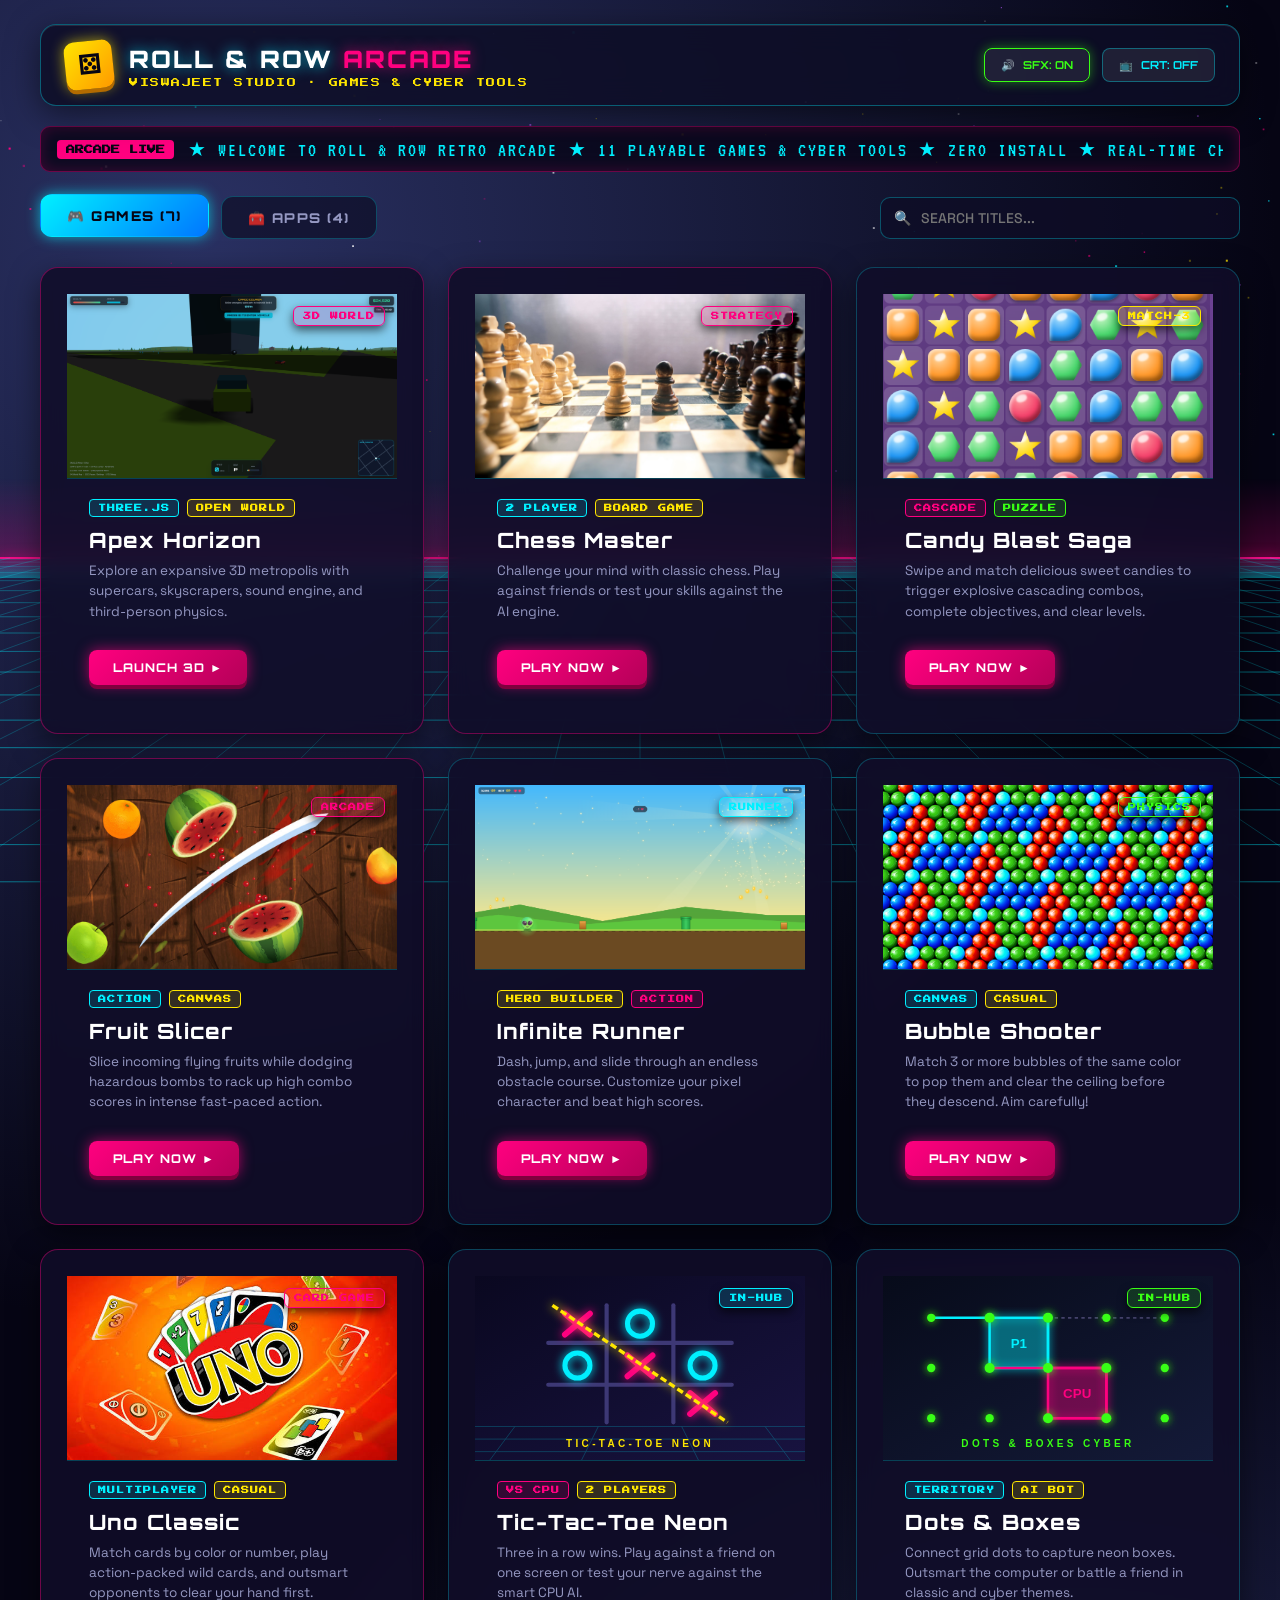
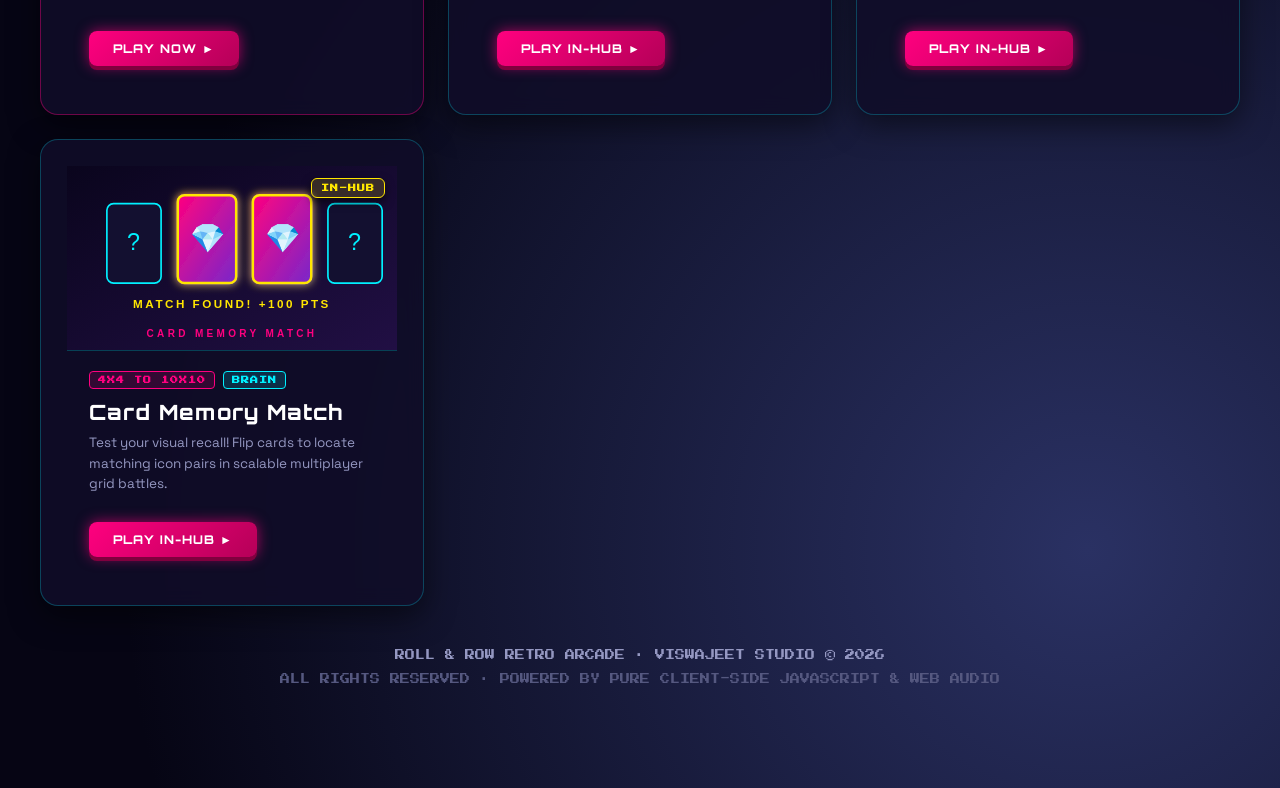
<file: index.html>
<!DOCTYPE html>
<html lang="en">
<head>
  <meta charset="UTF-8">
  <meta name="viewport" content="width=device-width, initial-scale=1.0">
  <title>Roll &amp; Row · Retro Arcade Hub | Viswajeet Studio</title>
  <meta name="description" content="Ultimate 80s/90s Retro Cyberpunk Arcade Portal featuring playable games, 3D simulations, and everyday creative tools. Zero install.">
  
  <!-- OpenGraph / Social Meta Tags -->
  <meta property="og:type" content="website">
  <meta property="og:title" content="Roll &amp; Row · Retro Arcade Hub">
  <meta property="og:description" content="Play retro games, 3D simulations, and creative tools with chiptune audio &amp; CRT simulation.">
  <meta property="og:image" content="IMG/apexhorizon.png">
  <meta name="twitter:card" content="summary_large_image">
  
  <link rel="icon" type="image/x-icon" href="gamehublogo.ico">
  
  <!-- Fonts: Pixel, Cyber Arcade, Monospace & Crisp Body -->
  <link rel="preconnect" href="https://fonts.googleapis.com">
  <link rel="preconnect" href="https://fonts.gstatic.com" crossorigin>
  <link href="https://fonts.googleapis.com/css2?family=Orbitron:wght@500;700;800;900&family=Press+Start+2P&family=Space+Grotesk:wght@400;500;600;700&family=VT323&family=IBM+Plex+Mono:wght@500;600&display=swap" rel="stylesheet">
  
  <!-- Base Game Boards CSS & Master Retro Stylesheet -->
  <link rel="stylesheet" href="hub.css">
  <link rel="stylesheet" href="retro.css">
</head>
<body class="crt-disabled">
  <!-- 60FPS Perspective Wireframe Grid & Starfield -->
  <canvas id="retro-canvas"></canvas>
  
  <!-- CRT Monitor Scanlines & Curved Screen Glow -->
  <div class="crt-overlay"></div>

  <div class="arcade-shell">
    <!-- TOP HEADER -->
    <header class="arcade-header">
      <div class="brand-wrapper" onclick="gotoView('hub')">
        <div class="dice-emblem">⚄</div>
        <div class="brand-text">
          <h1>ROLL &amp; ROW <span>ARCADE</span></h1>
          <div class="brand-tagline">VISWAJEET STUDIO · GAMES &amp; CYBER TOOLS</div>
        </div>
      </div>

      <div class="arcade-gadgets">
        <button class="gadget-btn" id="sfxToggle"><span>🔊</span> SFX: ON</button>
        <button class="gadget-btn" id="crtToggle"><span>📺</span> CRT: OFF</button>
      </div>
    </header>

    <!-- RETRO LED MARQUEE TICKER -->
    <div class="retro-marquee">
      <span class="marquee-badge">ARCADE LIVE</span>
      <div class="marquee-track">
        <span class="marquee-content">
          ★ WELCOME TO ROLL &amp; ROW RETRO ARCADE ★ 11 PLAYABLE GAMES &amp; CYBER TOOLS ★ ZERO INSTALL ★ REAL-TIME CHIPTUNE AUDIO ★ CRT MONITOR SIMULATION ★ CRAFTED BY VISWAJEET STUDIO ★
        </span>
      </div>
    </div>

    <!-- TOOLBAR: 2-OPTION NAVIGATION (GAMES & APPS) + LIVE SEARCH -->
    <div class="toolbar-wrap">
      <div class="category-tabs">
        <button class="cat-tab active" data-filter="games">🎮 GAMES (7)</button>
        <button class="cat-tab" data-filter="apps">🧰 APPS (4)</button>
      </div>

      <div class="search-box-wrap">
        <span class="search-icon">🔍</span>
        <input type="text" class="search-input" id="arcadeSearch" placeholder="SEARCH TITLES...">
      </div>
    </div>

    <!-- MAIN ARCADE HUB VIEW -->
    <section class="arcade-view active" id="view-hub">
      <div class="arcade-grid" id="mainArcadeGrid">

        <!-- ==================== GAMES ==================== -->



        <!--  APEX HORIZON 3D -->

        <div class="game-card featured-card" data-category="games">
          <div class="card-media">
            <img src="IMG/apexhorizon.png" class="card-img" alt="Apex Horizon 3D Preview">
            <span class="media-tag pill-pink">3D WORLD</span>
          </div>
          <div class="card-content">
            <div class="card-tags">
              <span class="card-pill pill-cyan">THREE.JS</span>
              <span class="card-pill pill-yellow">OPEN WORLD</span>
            </div>
            <h3>Apex Horizon</h3>
            <p>Explore an expansive 3D metropolis with supercars, skyscrapers, sound engine, and third-person physics.</p>
            <div class="card-actions">
              <a href="apexhorizon.html" class="play-action-btn">LAUNCH 3D ►</a>
            </div>
          </div>
        </div>




        <!-- CHESS GAME -->

<div class="game-card featured-card" data-category="games">
  <div class="card-media">
    <img src="IMG/chess.png" class="card-img" alt="Chess Game Preview">
    <span class="media-tag pill-pink">STRATEGY</span>
  </div>
  <div class="card-content">
    <div class="card-tags">
      <span class="card-pill pill-cyan">2 PLAYER</span>
      <span class="card-pill pill-yellow">BOARD GAME</span>
    </div>
    <h3>Chess Master</h3>
    <p>Challenge your mind with classic chess. Play against friends or test your skills against the AI engine.</p>
    <div class="card-actions">
      <a href="chess.html" class="play-action-btn">PLAY NOW ►</a>
    </div>
  </div>
</div>






        <!-- 2. CANDY BLAST SAGA -->
        <div class="game-card" data-category="games">
          <div class="card-media">
            <img src="IMG/candycrush.png" class="card-img" alt="Candy Blast Saga Preview">
            <span class="media-tag pill-yellow">MATCH-3</span>
          </div>
          <div class="card-content">
            <div class="card-tags">
              <span class="card-pill pill-pink">CASCADE</span>
              <span class="card-pill pill-green">PUZZLE</span>
            </div>
            <h3>Candy Blast Saga</h3>
            <p>Swipe and match delicious sweet candies to trigger explosive cascading combos, complete objectives, and clear levels.</p>
            <div class="card-actions">
              <a href="candyblastsaga.html" class="play-action-btn">PLAY NOW ►</a>
            </div>
          </div>
        </div>




<!-- FRUIT SLICER -->

<div class="game-card featured-card" data-category="games">
  <div class="card-media">
    <img src="IMG/fruitslicer.jpg" class="card-img" alt="Fruit Slicer Preview">
    <span class="media-tag pill-pink">ARCADE</span>
  </div>
  <div class="card-content">
    <div class="card-tags">
      <span class="card-pill pill-cyan">ACTION</span>
      <span class="card-pill pill-yellow">CANVAS</span>
    </div>
    <h3>Fruit Slicer</h3>
    <p>Slice incoming flying fruits while dodging hazardous bombs to rack up high combo scores in intense fast-paced action.</p>
    <div class="card-actions">
      <a href="fruitslicer.html" class="play-action-btn">PLAY NOW ►</a>
    </div>
  </div>
</div>



        <!-- 3. INFINITE RUNNER (PIXEL DASH) -->
        <div class="game-card" data-category="games">
          <div class="card-media">
            <img src="IMG/infiniterunner.png" class="card-img" alt="Infinite Runner Preview">
            <span class="media-tag pill-cyan">RUNNER</span>
          </div>
          <div class="card-content">
            <div class="card-tags">
              <span class="card-pill pill-yellow">HERO BUILDER</span>
              <span class="card-pill pill-pink">ACTION</span>
            </div>
            <h3>Infinite Runner</h3>
            <p>Dash, jump, and slide through an endless obstacle course. Customize your pixel character and beat high scores.</p>
            <div class="card-actions">
              <a href="infiniterunner.html" class="play-action-btn">PLAY NOW ►</a>
            </div>
          </div>
        </div>

        <!-- 4. BUBBLE SHOOTER -->
        <div class="game-card" data-category="games">
          <div class="card-media">
            <img src="IMG/bubbleshooter.png" class="card-img" alt="Bubble Shooter Preview">
            <span class="media-tag pill-green">PHYSICS</span>
          </div>
          <div class="card-content">
            <div class="card-tags">
              <span class="card-pill pill-cyan">CANVAS</span>
              <span class="card-pill pill-yellow">CASUAL</span>
            </div>
            <h3>Bubble Shooter</h3>
            <p>Match 3 or more bubbles of the same color to pop them and clear the ceiling before they descend. Aim carefully!</p>
            <div class="card-actions">
              <a href="bubbleshooter.html" class="play-action-btn">PLAY NOW ►</a>
            </div>
          </div>
        </div>



<!-- UNO GAME -->

<div class="game-card featured-card" data-category="games">
  <div class="card-media">
    <img src="IMG/uno.png" class="card-img" alt="Uno Game Preview">
    <span class="media-tag pill-pink">CARD GAME</span>
  </div>
  <div class="card-content">
    <div class="card-tags">
      <span class="card-pill pill-cyan">MULTIPLAYER</span>
      <span class="card-pill pill-yellow">CASUAL</span>
    </div>
    <h3>Uno Classic</h3>
    <p>Match cards by color or number, play action-packed wild cards, and outsmart opponents to clear your hand first.</p>
    <div class="card-actions">
      <a href="ultimateuno.html" class="play-action-btn">PLAY NOW ►</a>
    </div>
  </div>
</div>



        <!-- 5. TIC-TAC-TOE NEON -->
        <div class="game-card" data-goto="ttt" data-category="games">
          <div class="card-media">
            <img src="IMG/tictactoe.svg" class="card-img" alt="Tic-Tac-Toe Neon Preview">
            <span class="media-tag pill-cyan">IN-HUB</span>
          </div>
          <div class="card-content">
            <div class="card-tags">
              <span class="card-pill pill-pink">VS CPU</span>
              <span class="card-pill pill-yellow">2 PLAYERS</span>
            </div>
            <h3>Tic-Tac-Toe Neon</h3>
            <p>Three in a row wins. Play against a friend on one screen or test your nerve against the smart CPU AI.</p>
            <div class="card-actions">
              <button class="play-action-btn">PLAY IN-HUB ►</button>
            </div>
          </div>
        </div>

        <!-- 6. DOTS & BOXES CYBER -->
        <div class="game-card" data-goto="dots" data-category="games">
          <div class="card-media">
            <img src="IMG/dotsboxes.svg" class="card-img" alt="Dots &amp; Boxes Cyber Preview">
            <span class="media-tag pill-green">IN-HUB</span>
          </div>
          <div class="card-content">
            <div class="card-tags">
              <span class="card-pill pill-cyan">TERRITORY</span>
              <span class="card-pill pill-yellow">AI BOT</span>
            </div>
            <h3>Dots &amp; Boxes</h3>
            <p>Connect grid dots to capture neon boxes. Outsmart the computer or battle a friend in classic and cyber themes.</p>
            <div class="card-actions">
              <button class="play-action-btn">PLAY IN-HUB ►</button>
            </div>
          </div>
        </div>

        <!-- 7. CARD MEMORY MATRIX -->
        <div class="game-card" data-goto="memory" data-category="games">
          <div class="card-media">
            <img src="IMG/memory.svg" class="card-img" alt="Card Memory Match Preview">
            <span class="media-tag pill-yellow">IN-HUB</span>
          </div>
          <div class="card-content">
            <div class="card-tags">
              <span class="card-pill pill-pink">4X4 TO 10X10</span>
              <span class="card-pill pill-cyan">BRAIN</span>
            </div>
            <h3>Card Memory Match</h3>
            <p>Test your visual recall! Flip cards to locate matching icon pairs in scalable multiplayer grid battles.</p>
            <div class="card-actions">
              <button class="play-action-btn">PLAY IN-HUB ►</button>
            </div>
          </div>
        </div>

        <!-- ==================== APPS ==================== -->

        <!-- 8. CANVAS STUDIO PRO -->
        <div class="game-card" data-category="apps">
          <div class="card-media">
            <img src="IMG/canvasstudio.svg" class="card-img" alt="Canvas Studio Pro Preview">
            <span class="media-tag pill-cyan">PRO ART</span>
          </div>
          <div class="card-content">
            <div class="card-tags">
              <span class="card-pill pill-pink">LAYERS</span>
              <span class="card-pill pill-yellow">UNDO / REDO</span>
            </div>
            <h3>Canvas Studio</h3>
            <p>Professional digital illustration app with layer stack, eyedropper, transforms, history snapshots, and PNG export.</p>
            <div class="card-actions">
              <a href="CanvasStudio.html" class="play-action-btn app-btn">OPEN STUDIO ►</a>
            </div>
          </div>
        </div>

        <!-- 9. RETRO MULTI-TOOL -->
        <div class="game-card" data-goto="calc" data-category="apps">
          <div class="card-media">
            <img src="IMG/multitool.svg" class="card-img" alt="Retro Multi-Tool Preview">
            <span class="media-tag pill-yellow">UTILITY</span>
          </div>
          <div class="card-content">
            <div class="card-tags">
              <span class="card-pill pill-green">CALCULATOR</span>
              <span class="card-pill pill-cyan">CLOCK</span>
            </div>
            <h3>Retro Multi-Tool</h3>
            <p>Perform calculations in-hub, or launch the complete skeuomorphic suite with calendar and digital clock.</p>
            <div class="card-actions">
              <button class="play-action-btn app-btn">OPEN CALC ►</button>
            </div>
          </div>
        </div>

        <!-- 10. TERMINAL TYPING TEST -->
        <div class="game-card" data-category="apps">
          <div class="card-media">
            <img src="IMG/terminaltyping.svg" class="card-img" alt="Terminal Typing Test Preview">
            <span class="media-tag pill-green">CLI SPEED</span>
          </div>
          <div class="card-content">
            <div class="card-tags">
              <span class="card-pill pill-cyan">WPM BENCHMARK</span>
              <span class="card-pill pill-yellow">ACCURACY</span>
            </div>
            <h3>Terminal Typing Test</h3>
            <p>Measure your typing speed and accuracy in an authentic hacker command-line environment with live WPM graphs.</p>
            <div class="card-actions">
              <a href="terminaltypingtest.html" class="play-action-btn app-btn">LAUNCH TERMINAL ►</a>
            </div>
          </div>
        </div>

        <!-- 11. MIC & SPEAKER TEST -->
        <div class="game-card" data-category="apps">
          <div class="card-media">
            <img src="IMG/mictest.svg" class="card-img" alt="Mic &amp; Speaker Diagnostics Preview">
            <span class="media-tag pill-pink">HARDWARE</span>
          </div>
          <div class="card-content">
            <div class="card-tags">
              <span class="card-pill pill-cyan">AUDIO SPECTRUM</span>
              <span class="card-pill pill-green">DIAGNOSTICS</span>
            </div>
            <h3>Mic &amp; Speaker Test</h3>
            <p>Verify microphone inputs with live audio waveforms, test speaker channels, and generate custom sound frequencies.</p>
            <div class="card-actions">
              <a href="mic&amp;speakertest.html" class="play-action-btn app-btn">RUN TEST ►</a>
            </div>
          </div>
        </div>

      </div>

      <!-- EMPTY STATE SEARCH BANNER -->
      <div id="noResultsMsg" style="display:none; text-align:center; padding: 60px 20px;">
        <div style="font-family: var(--font-pixel); font-size: 16px; color: var(--neon-pink); margin-bottom: 12px;">
          [ GAME OVER ]
        </div>
        <div style="font-family: var(--font-arcade); font-size: 20px; color: var(--text-white);">
          NO TITLES MATCH YOUR SEARCH
        </div>
        <p style="color: var(--text-muted); margin-top: 8px;">Try clearing search terms or switching tabs.</p>
      </div>
    </section>

    <!-- IN-HUB PLAYABLE SECTIONS -->
    <section class="arcade-view" id="view-ttt">
    <button class="return-hub-btn">◄ RETURN TO ARCADE HUB</button>
    <div class="panel">
      <div class="panel-head">
        <h2>Tic-Tac-Toe</h2>
        <div style="display:flex; gap:10px; align-items:center;">
          <div class="mode-select" id="tttMode">
            <button data-mode="pvp" class="active">2 Player</button>
            <button data-mode="cpu">Vs CPU</button>
          </div>
          <button class="reset-btn" id="tttReset">New round</button>
        </div>
      </div>
      <div class="ttt-layout">
        <div class="scoreboard">
          <div class="score-chip x"><div class="lbl">X wins</div><div class="val" id="scoreX">0</div></div>
          <div class="score-chip d"><div class="lbl">Draws</div><div class="val" id="scoreD">0</div></div>
          <div class="score-chip o"><div class="lbl">O wins</div><div class="val" id="scoreO">0</div></div>
        </div>
        <div id="tttBoard"></div>
        <div class="ttt-status" id="tttStatus">X's turn</div>
      </div>
    </div>
  </section>
    <section class="arcade-view" id="view-dots">
    <button class="return-hub-btn">◄ RETURN TO ARCADE HUB</button>
    <div class="panel">
      <div class="panel-head">
        <h2>Dots &amp; Boxes</h2>
      </div>
      <div class="dots-app-wrapper" id="dotsWrapper" data-theme="classic">
        
        <div class="dots-theme-selector">
          <label for="dotsThemeSelect" style="font-family:'IBM Plex Mono',monospace; font-size:12px; text-transform:uppercase;">Theme:</label>
          <select id="dotsThemeSelect" onchange="dotsChangeTheme(this.value)">
            <option value="classic">Classic 3D</option>
            <option value="neon">Cyber Neon</option>
            <option value="wood">Rustic Wood</option>
          </select>
        </div>

        <div class="dots-scoreboard">
          <div id="dots-p1-panel" class="dots-player-score active-p1">
            <span id="dots-p1-name">Player 1</span>: <span id="dots-score1">0</span>
          </div>
          <div id="dots-p2-panel" class="dots-player-score">
            <span id="dots-p2-name">Player 2</span>: <span id="dots-score2">0</span>
          </div>
        </div>

        <div class="dots-board-container">
          <div id="dots-board"></div>
        </div>

        <div class="dots-controls">
          <button class="dots-btn" onclick="dotsInitGame(false)">Play 2 Players</button>
          <button class="dots-btn" onclick="dotsInitGame(true)">Play vs AI Bot</button>
        </div>

        <div class="dots-winner-modal" id="dotsWinnerModal">
          <div class="dots-modal-content" id="dotsModalContent">
            <h2 id="dotsWinnerText">Player 1 Wins!</h2>
            <div class="dots-controls" style="margin-top:0;">
              <button class="dots-btn" onclick="dotsInitGame(false)">Play 2 Players</button>
              <button class="dots-btn" onclick="dotsInitGame(true)">Play vs AI Bot</button>
            </div>
          </div>
        </div>

      </div>
    </div>
  </section>
    <section class="arcade-view" id="view-memory">
    <button class="return-hub-btn">◄ RETURN TO ARCADE HUB</button>
    <div class="panel">
      <div class="panel-head">
        <h2>Multiplayer Memory Match</h2>
        <div style="display:flex; gap:10px; align-items:center;">
          <select id="memory-grid-size" style="padding: 6px 10px; border-radius: 6px; background: rgba(0,0,0,0.3); color: white; border: 1px solid rgba(255,255,255,0.15); font-weight: bold; cursor: pointer;">
            <option value="4">4 x 4 (16 cards)</option>
            <option value="6">6 x 6 (36 cards)</option>
            <option value="8">8 x 8 (64 cards)</option>
            <option value="10">10 x 10 (100 cards)</option>
          </select>
          <button class="reset-btn" id="memory-start-btn" onclick="memoryStartGame()">Start New Game</button>
        </div>
      </div>
      <div class="memory-layout">
        <!-- Scoreboard -->
        <div class="memory-scoreboard">
          <div id="memory-p1-panel" class="memory-player-card memory-active-p1">
            <h3 style="color:var(--p1-color);">Player 1</h3>
            <div class="memory-score" id="memory-p1-score">0</div>
          </div>
          <div id="memory-p2-panel" class="memory-player-card">
            <h3 style="color:var(--p2-color);">Player 2</h3>
            <div class="memory-score" id="memory-p2-score">0</div>
          </div>
        </div>

        <div id="memory-status-message">Select a grid size and click Start!</div>

        <!-- Board Container -->
        <div class="memory-game-board" id="memory-game-board"></div>
      </div>
    </div>
  </section>
    
  <!-- RETRO CALCULATOR -->
  <section class="arcade-view" id="view-calc">
    <button class="return-hub-btn">◄ RETURN TO ARCADE HUB</button>
    <div class="retro-cabinet" style="max-width: 440px; margin: 20px auto;">
      <div class="cabinet-header">
        <h2 class="cabinet-title">🧮 CYBER CALCULATOR</h2>
        <button class="return-hub-btn" id="calcResetBtn">CLEAR [C]</button>
      </div>
      <div style="background: #000; border: 2px solid var(--neon-cyan); border-radius: 12px; padding: 16px; box-shadow: var(--glow-cyan); margin-bottom: 20px;">
        <div id="calcPrev" style="font-family: var(--font-retro); font-size: 20px; color: var(--neon-pink); min-height: 24px; text-align: right; letter-spacing: 2px;">&nbsp;</div>
        <div id="calcCurr" style="font-family: var(--font-retro); font-size: 42px; color: var(--neon-cyan); text-align: right; letter-spacing: 3px; overflow: hidden; text-overflow: ellipsis; text-shadow: var(--glow-cyan);">0</div>
      </div>
      <div id="calcGrid" style="display: grid; grid-template-columns: repeat(4, 1fr); gap: 10px;">
        <button data-act="clear" class="retro-btn" style="background: rgba(255,0,127,0.2); border: 1px solid var(--neon-pink); color: var(--neon-pink);">AC</button>
        <button data-act="back" class="retro-btn" style="background: rgba(255,255,255,0.08); border: 1px solid rgba(255,255,255,0.2); color: var(--text-white);">DEL</button>
        <button data-act="percent" class="retro-btn" style="background: rgba(255,255,255,0.08); border: 1px solid rgba(255,255,255,0.2); color: var(--text-white);">%</button>
        <button data-op="÷" class="retro-btn retro-btn-pink">÷</button>

        <button data-digit="7" class="retro-btn" style="background: rgba(255,255,255,0.08); border: 1px solid rgba(0,240,255,0.3); color: var(--text-white);">7</button>
        <button data-digit="8" class="retro-btn" style="background: rgba(255,255,255,0.08); border: 1px solid rgba(0,240,255,0.3); color: var(--text-white);">8</button>
        <button data-digit="9" class="retro-btn" style="background: rgba(255,255,255,0.08); border: 1px solid rgba(0,240,255,0.3); color: var(--text-white);">9</button>
        <button data-op="×" class="retro-btn retro-btn-pink">×</button>

        <button data-digit="4" class="retro-btn" style="background: rgba(255,255,255,0.08); border: 1px solid rgba(0,240,255,0.3); color: var(--text-white);">4</button>
        <button data-digit="5" class="retro-btn" style="background: rgba(255,255,255,0.08); border: 1px solid rgba(0,240,255,0.3); color: var(--text-white);">5</button>
        <button data-digit="6" class="retro-btn" style="background: rgba(255,255,255,0.08); border: 1px solid rgba(0,240,255,0.3); color: var(--text-white);">6</button>
        <button data-op="−" class="retro-btn retro-btn-pink">−</button>

        <button data-digit="1" class="retro-btn" style="background: rgba(255,255,255,0.08); border: 1px solid rgba(0,240,255,0.3); color: var(--text-white);">1</button>
        <button data-digit="2" class="retro-btn" style="background: rgba(255,255,255,0.08); border: 1px solid rgba(0,240,255,0.3); color: var(--text-white);">2</button>
        <button data-digit="3" class="retro-btn" style="background: rgba(255,255,255,0.08); border: 1px solid rgba(0,240,255,0.3); color: var(--text-white);">3</button>
        <button data-op="+" class="retro-btn retro-btn-pink">+</button>

        <button data-act="sign" class="retro-btn" style="background: rgba(255,255,255,0.08); border: 1px solid rgba(255,255,255,0.2); color: var(--text-white);">±</button>
        <button data-digit="0" class="retro-btn" style="background: rgba(255,255,255,0.08); border: 1px solid rgba(0,240,255,0.3); color: var(--text-white);">0</button>
        <button data-digit="." class="retro-btn" style="background: rgba(255,255,255,0.08); border: 1px solid rgba(0,240,255,0.3); color: var(--text-white);">.</button>
        <button data-act="equals" class="retro-btn retro-btn-cyan">=</button>
      </div>
    </div>
  </section>


    <!-- FOOTER -->
    <footer class="arcade-footer">
      <p>ROLL &amp; ROW RETRO ARCADE · VISWAJEET STUDIO © 2026</p>
      <p style="margin-top: 6px; color: #555880;">ALL RIGHTS RESERVED · POWERED BY PURE CLIENT-SIDE JAVASCRIPT &amp; WEB AUDIO</p>
    </footer>
  </div>

  <!-- CORE SCRIPTS -->
  <script src="retro-audio.js"></script>
  <script src="retro-bg.js"></script>
  <script src="retro-engine.js"></script>
  <script src="games-engine.js"></script>
</body>
</html>
</file>
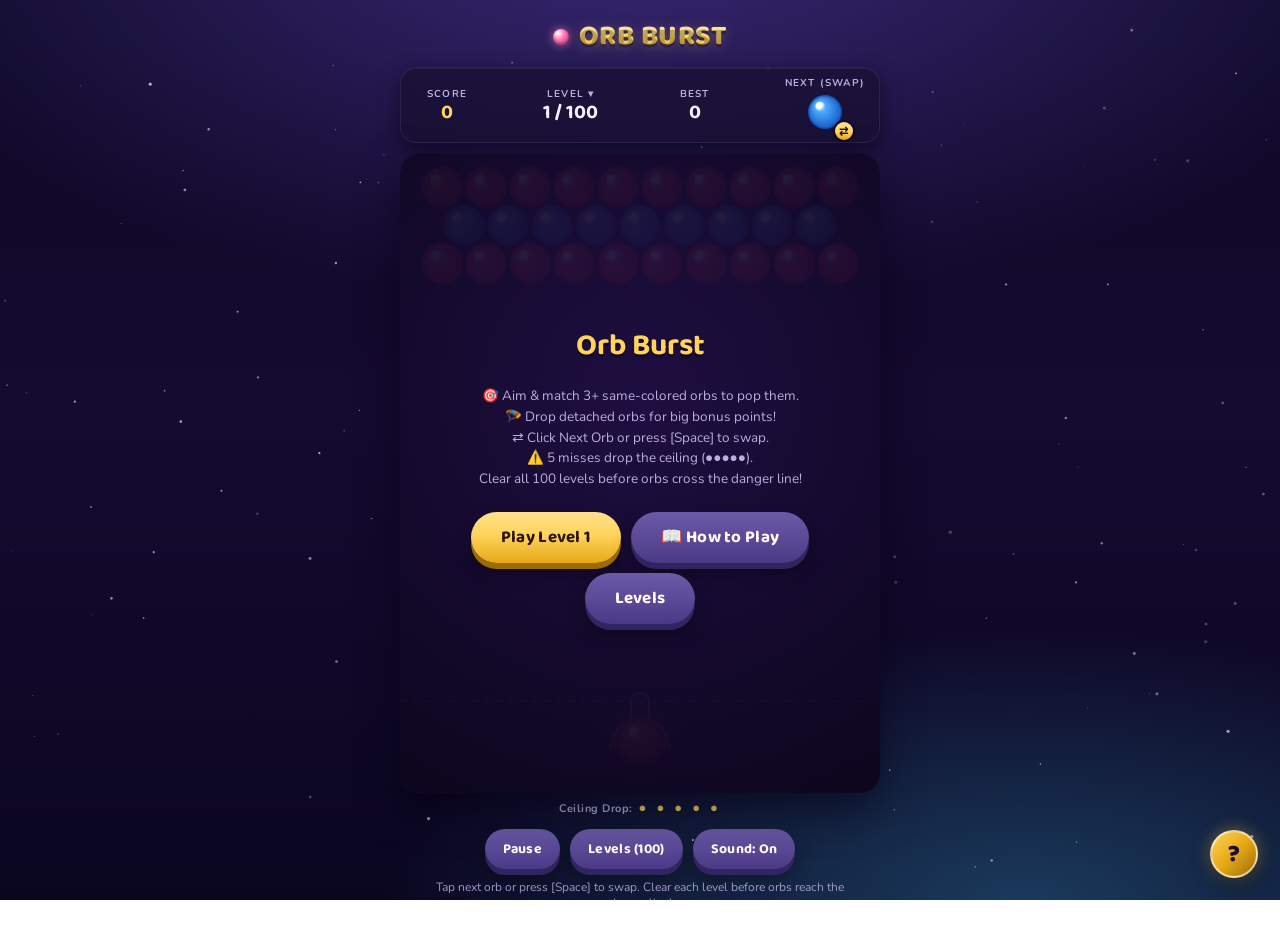
<file: bubbleshooter.html>
<!DOCTYPE html>
<html lang="en">
<head>
<meta charset="UTF-8">
<meta name="viewport" content="width=device-width, initial-scale=1.0, maximum-scale=1.0, user-scalable=no">
<title>Bubble Shooter</title>
<link rel="stylesheet" href="bubbleshooter.css">
</head>
<body>

<canvas id="starfield"></canvas>

<div id="app">
  <div class="title-row">
    <div class="orb-dot"></div>
    <h1>ORB BURST</h1>
  </div>

  <div class="hud">
    <div class="hud-block">
      <div class="hud-label">Score</div>
      <div class="hud-value gold" id="scoreVal">0</div>
    </div>
    <div class="hud-block clickable" id="levelHudBlock" title="Click to view all levels">
      <div class="hud-label">Level ▾</div>
      <div class="hud-value" id="levelVal">1 / 100</div>
    </div>
    <div class="hud-block">
      <div class="hud-label">Best</div>
      <div class="hud-value" id="bestVal">0</div>
    </div>
    <div class="hud-block">
      <div class="hud-label">Next (Swap)</div>
      <div id="nextWrap" title="Click or press Space to swap orb">
        <canvas id="nextPreview" width="44" height="44"></canvas>
        <div id="swapBadge">⇄</div>
      </div>
    </div>
  </div>

  <div id="stage-wrap">
    <canvas id="game" width="480" height="640"></canvas>
    
    <div id="overlay">
      <h2 id="overlayTitle">Orb Burst</h2>
      <p id="overlayText">Aim, shoot, and match 3 or more orbs of the same color to burst them. Clear all 100 levels!</p>
      <div class="stat-line" id="overlayStat" style="display:none;"></div>
      <div class="overlay-actions" id="overlayActions">
        <button class="btn" id="overlayBtn">Play</button>
        <button class="btn secondary" id="overlayRulesBtn">📖 How to Play</button>
        <button class="btn secondary" id="overlayLevelsBtn" style="display:none;">Levels</button>
      </div>
    </div>

    <!-- Level Select Modal -->
    <div id="levelSelectModal">
      <div class="level-modal-header">
        <div>
          <h3 class="level-modal-title">Select Level</h3>
          <div class="level-modal-sub" id="levelProgressText">Unlocked: 1 / 100</div>
        </div>
        <button class="level-close-btn" id="levelCloseBtn" title="Close">✕</button>
      </div>
      <div class="level-grid" id="levelGrid"></div>
    </div>

    <!-- Help & How to Play Modal -->
    <div id="helpModal">
      <div class="level-modal-header">
        <div>
          <h3 class="level-modal-title">📖 How to Play & Rules</h3>
          <div class="level-modal-sub">Rules & Pro Tips</div>
        </div>
        <button class="level-close-btn" id="helpCloseBtn" title="Close">✕</button>
      </div>
      <div class="help-content">
        <div class="help-card">
          <div class="help-card-icon">🎯</div>
          <div class="help-card-body">
            <h4>Aim & Shoot</h4>
            <p>Move mouse cursor or drag your finger to aim the dashed laser guide (it bounces off side walls!). Click or release touch to fire your orb.</p>
          </div>
        </div>
        <div class="help-card">
          <div class="help-card-icon">💥</div>
          <div class="help-card-body">
            <h4>Match 3+ to Pop</h4>
            <p>Connect <strong>3 or more</strong> orbs of the same color to pop them. Clear the whole field to win the level!</p>
          </div>
        </div>
        <div class="help-card">
          <div class="help-card-icon">🪂</div>
          <div class="help-card-body">
            <h4>Drop Detached Orbs (+15 Bonus)</h4>
            <p>Any orbs that lose connection to the top ceiling after a match will fall off the screen, awarding huge bonus points!</p>
          </div>
        </div>
        <div class="help-card">
          <div class="help-card-icon">⇄</div>
          <div class="help-card-body">
            <h4>Swap Orbs <span class="help-badge">[Space]</span></h4>
            <p>Need a different color? Click the <strong>Next Orb</strong> preview in the HUD or press the <strong>[Space]</strong> key to swap the loaded orb.</p>
          </div>
        </div>
        <div class="help-card">
          <div class="help-card-icon">⚠️</div>
          <div class="help-card-body">
            <h4>Ceiling Drop Warning (Foul Dots)</h4>
            <p>Notice the 5 dots <span style="color:var(--gold);">● ● ● ● ●</span> below the board. Making a match <strong>never</strong> drops the ceiling! The ceiling only drops if you miss 5 shots in a row.</p>
          </div>
        </div>
        <div class="help-card">
          <div class="help-card-icon">⛔</div>
          <div class="help-card-body">
            <h4>Dashed Danger Line</h4>
            <p>Keep orbs above the red dashed line at the bottom. If any orb crosses this line, it's Game Over!</p>
          </div>
        </div>
        <div class="help-card">
          <div class="help-card-icon">🌟</div>
          <div class="help-card-body">
            <h4>100 Levels & Star Ratings</h4>
            <p>Clear each level to unlock the next! Earn up to 3 Stars (★★★) on every level. Includes Master, Super Master, Super Master Pro, and Super Master Pro Ultra tiers!</p>
          </div>
        </div>
        <!-- Secret Password Card to Unlock All Levels -->
        <div class="help-card secret-unlock-card">
          <div class="help-card-icon">🔑</div>
          <div class="help-card-body" style="width: 100%;">
            <h4>Secret Level Unlock</h4>
            <p>Enter secret password to instantly unlock all 100 levels:</p>
            <div class="secret-input-row">
              <input type="text" id="secretCodeInput" placeholder="Enter password..." autocomplete="off" spellcheck="false">
              <button class="btn secret-unlock-btn" id="secretUnlockBtn">Unlock</button>
            </div>
            <div id="secretCodeMsg" class="secret-msg"></div>
          </div>
        </div>
      </div>
      <div class="help-footer">
        <button class="btn" id="helpDoneBtn">Got it! Let's Play</button>
      </div>
    </div>
  </div>

  <div class="foul-row">
    <span>Ceiling Drop:</span>
    <span class="foul-dots" id="foulDots">● ● ● ● ●</span>
  </div>

  <div id="controls-row">
    <button class="btn secondary" id="pauseBtn">Pause</button>
    <button class="btn secondary" id="levelsBtn">Levels (100)</button>
    <button class="btn secondary" id="soundBtn">Sound: On</button>
  </div>

  <div class="footer-hint">Tap next orb or press [Space] to swap. Clear each level before orbs reach the danger line!</div>
</div>

<!-- Floating Help Button in Bottom Right Corner -->
<button id="helpFab" class="help-fab" aria-label="How to Play & Game Rules" title="How to Play & Game Rules">
  <span class="help-icon">?</span>
  <span class="help-tooltip">How to Play</span>
</button>

<script>
(function(){
  "use strict";

  // Polyfill for CanvasRenderingContext2D.roundRect (older browsers)
  if (!CanvasRenderingContext2D.prototype.roundRect) {
    CanvasRenderingContext2D.prototype.roundRect = function(x,y,w,h,r){
      if (typeof r === 'number') r = {tl:r,tr:r,br:r,bl:r};
      this.beginPath();
      this.moveTo(x+r.tl,y);
      this.lineTo(x+w-r.tr,y);
      this.arcTo(x+w,y,x+w,y+r.tr,r.tr);
      this.lineTo(x+w,y+h-r.br);
      this.arcTo(x+w,y+h,x+w-r.br,y+h,r.br);
      this.lineTo(x+r.bl,y+h);
      this.arcTo(x,y+h,x,y+h-r.bl,r.bl);
      this.lineTo(x,y+r.tl);
      this.arcTo(x,y,x+r.tl,y,r.tl);
      this.closePath();
      return this;
    };
  }

  /* ---------------------------------------------------------
     Starfield backdrop (ambient, non-interactive)
  --------------------------------------------------------- */
  const sf = document.getElementById('starfield');
  const sfCtx = sf.getContext('2d');
  let stars = [];
  function sizeStarfield(){
    sf.width = window.innerWidth;
    sf.height = window.innerHeight;
    stars = [];
    const count = Math.floor((sf.width * sf.height) / 9000);
    for(let i=0;i<count;i++){
      stars.push({
        x: Math.random()*sf.width,
        y: Math.random()*sf.height,
        r: Math.random()*1.4 + 0.3,
        p: Math.random()*Math.PI*2,
        s: Math.random()*0.02 + 0.01
      });
    }
  }
  function drawStarfield(t){
    sfCtx.clearRect(0,0,sf.width,sf.height);
    for(const st of stars){
      const alpha = 0.35 + 0.5*Math.sin(t*st.s + st.p)*0.5 + 0.15;
      sfCtx.beginPath();
      sfCtx.fillStyle = `rgba(230,220,255,${Math.max(0.08,alpha)})`;
      sfCtx.arc(st.x, st.y, st.r, 0, Math.PI*2);
      sfCtx.fill();
    }
    requestAnimationFrame(drawStarfield);
  }
  window.addEventListener('resize', sizeStarfield);
  sizeStarfield();
  requestAnimationFrame(drawStarfield);

  /* ---------------------------------------------------------
     Sound (tiny synthesized effects, no external assets)
  --------------------------------------------------------- */
  let audioCtx = null;
  let soundOn = true;
  function ensureAudio(){
    if(!audioCtx){
      try{ audioCtx = new (window.AudioContext || window.webkitAudioContext)(); }
      catch(e){ audioCtx = null; }
    }
  }
  function beep(freq, dur, type, vol, when){
    if(!soundOn || !audioCtx) return;
    const t0 = audioCtx.currentTime + (when||0);
    const osc = audioCtx.createOscillator();
    const gain = audioCtx.createGain();
    osc.type = type || 'sine';
    osc.frequency.setValueAtTime(freq, t0);
    gain.gain.setValueAtTime(0.0001, t0);
    gain.gain.exponentialRampToValueAtTime(vol||0.15, t0+0.012);
    gain.gain.exponentialRampToValueAtTime(0.0001, t0+dur);
    osc.connect(gain).connect(audioCtx.destination);
    osc.start(t0);
    osc.stop(t0+dur+0.02);
  }
  function sfxShoot(){ beep(520,0.09,'triangle',0.12); }
  function sfxBounce(){ beep(340,0.05,'sine',0.06); }
  function sfxAttach(){ beep(300,0.06,'sine',0.08); }
  function sfxPop(i){ beep(620 + i*70, 0.14, 'square', 0.10, i*0.03); }
  function sfxDrop(){ beep(180,0.2,'sawtooth',0.05); }
  function sfxLevel(){ beep(700,0.12,'triangle',0.14); beep(880,0.16,'triangle',0.14,0.1); beep(1040,0.2,'triangle',0.14,0.2); }
  function sfxGameOver(){ beep(300,0.25,'sawtooth',0.12); beep(220,0.3,'sawtooth',0.12,0.15); beep(140,0.4,'sawtooth',0.12,0.3); }

  /* ---------------------------------------------------------
     Game constants & grid math (odd-r horizontal hex offset)
  --------------------------------------------------------- */
  const canvas = document.getElementById('game');
  const ctx = canvas.getContext('2d');
  const W = canvas.width, H = canvas.height;

  const R = 22;                 // bubble radius
  const COLS = 10;
  const ROWH = R*Math.sqrt(3);
  const OFFSET_X = (W - (COLS*2*R)) / 2;
  const OFFSET_Y = 34;
  const CEILING_ROWS_START = 5;      // initial filled rows
  const GAME_OVER_Y = H - 92;        // if a bubble's center passes this, game over
  const SHOOTER_X = W/2, SHOOTER_Y = H - 54;
  const SPEED = 11;

  const COLORS = [
    { id:'r', a:'#ff5f6d', b:'#c81c3e' },
    { id:'b', a:'#4facfe', b:'#1257c7' },
    { id:'g', a:'#5be07a', b:'#149a4a' },
    { id:'y', a:'#ffe066', b:'#e0a41c' },
    { id:'p', a:'#c58bff', b:'#7b2fd6' },
    { id:'o', a:'#ffab5e', b:'#e0651c' },
    { id:'c', a:'#00f5d4', b:'#008b99' },
  ];
  function colorById(id){ return COLORS.find(c=>c.id===id); }

  function cellToPixel(r,c){
    return {
      x: OFFSET_X + R + c*2*R + (r%2===1 ? R : 0),
      y: OFFSET_Y + r*ROWH
    };
  }
  function neighborsOf(r,c){
    if(r % 2 === 0){
      return [[r-1,c-1],[r-1,c],[r,c-1],[r,c+1],[r+1,c-1],[r+1,c]];
    } else {
      return [[r-1,c],[r-1,c+1],[r,c-1],[r,c+1],[r+1,c],[r+1,c+1]];
    }
  }
  function key(r,c){ return r+','+c; }
  function colsInRow(r){ return r%2===1 ? COLS-1 : COLS; }

  /* ---------------------------------------------------------
     Game state & Level System (100 Levels)
  --------------------------------------------------------- */
  const TOTAL_LEVELS = 100;
  const MAX_FOULS = 5;
  let fouls = MAX_FOULS;

  let unlockedLevel = parseInt(localStorage.getItem('orbBurstUnlocked') || '1', 10);
  if(isNaN(unlockedLevel) || unlockedLevel < 1) unlockedLevel = 1;
  let levelStars = {};
  try {
    levelStars = JSON.parse(localStorage.getItem('orbBurstStars') || '{}');
  } catch(e){ levelStars = {}; }

  let grid = {};              // key -> colorId
  let level = Math.min(unlockedLevel, TOTAL_LEVELS);
  let score = 0;
  let best = parseInt(localStorage.getItem('orbBurstBest')||'0',10) || 0;
  let ceilingOffset = 0;
  let shotsFired = 0;

  let shooterAngle = -Math.PI/2;
  let currentColor = null;
  let nextColor = null;

  let moving = null;          // { x,y,vx,vy,color }
  let particles = [];         // pop effect particles
  let fallers = [];           // bubbles that detached and fall off-screen
  let floatTexts = [];        // "+30" style popups

  let state = 'menu';         // menu | aiming | flying | resolving | paused | over | win
  let prevState = null;       // paused return state

  let animT = 0;

  document.getElementById('bestVal').textContent = best;

  function updateFoulDisplay(){
    const el = document.getElementById('foulDots');
    if(!el) return;
    let html = '';
    for(let i=0; i<MAX_FOULS; i++){
      if(i < fouls){
        html += '● ';
      } else {
        html += '<span class="empty">○</span> ';
      }
    }
    el.innerHTML = html.trim();
  }

  /* ---------------------------------------------------------
     100 Distinct Level Architectures (Fast & Fun: 3 to 5 rows)
  --------------------------------------------------------- */
  const LEVEL_DEFS = [
    { name: "First Steps", rows: 3, colors: ['r', 'b'], type: 'stripes' },
    { name: "Twin Pop", rows: 3, colors: ['b', 'y'], type: 'checker' },
    { name: "Trio Trio", rows: 3, colors: ['r', 'b', 'g'], type: 'clusters' },
    { name: "Candy Stripes", rows: 3, colors: ['y', 'p', 'r'], type: 'stripes' },
    { name: "The V-Wing", rows: 4, colors: ['g', 'b', 'p'], type: 'v_shape' },
    { name: "Color Pillars", rows: 4, colors: ['r', 'g', 'b'], type: 'columns' },
    { name: "Sweet Heart", rows: 4, colors: ['r', 'p', 'y'], type: 'heart' },
    { name: "Twin Islands", rows: 4, colors: ['b', 'y', 'o'], type: 'twin_pillars' },
    { name: "Rainbow Arc", rows: 4, colors: ['r', 'y', 'g', 'b'], type: 'stripes' },
    { name: "Golden Crown", rows: 4, colors: ['y', 'p', 'r'], type: 'crown' },
    { name: "Diamond Gate", rows: 4, colors: ['b', 'g', 'p'], type: 'diamond' },
    { name: "Zig-Zag", rows: 4, colors: ['r', 'y', 'b', 'g'], type: 'zigzag' },
    { name: "Target Rings", rows: 4, colors: ['r', 'y', 'b', 'p'], type: 'target' },
    { name: "Hourglass", rows: 4, colors: ['o', 'b', 'g', 'y'], type: 'hourglass' },
    { name: "Four Quarters", rows: 4, colors: ['r', 'b', 'g', 'y'], type: 'quadrants' },
    { name: "Honeycomb", rows: 4, colors: ['y', 'o', 'r', 'g'], type: 'honeycomb' },
    { name: "Pyramid Steps", rows: 4, colors: ['b', 'p', 'g', 'y'], type: 'pyramid' },
    { name: "Triple Stars", rows: 4, colors: ['r', 'p', 'b', 'o'], type: 'triple_stars' },
    { name: "Chevron Waves", rows: 4, colors: ['g', 'b', 'y', 'r'], type: 'chevron' },
    { name: "The Fortress", rows: 5, colors: ['p', 'b', 'g', 'o'], type: 'fortress' },
    { name: "Happy Face", rows: 5, colors: ['y', 'b', 'r'], type: 'smiley' },
    { name: "Double Helix", rows: 4, colors: ['b', 'r', 'g', 'y'], type: 'helix' },
    { name: "Vortex Arm", rows: 5, colors: ['p', 'b', 'g', 'y', 'r'], type: 'vortex' },
    { name: "Butterfly", rows: 5, colors: ['p', 'r', 'b', 'y'], type: 'butterfly' },
    { name: "Castle Gate", rows: 5, colors: ['o', 'r', 'b', 'p'], type: 'castle_gate' },
    { name: "Prism Spectrum", rows: 4, colors: ['r', 'o', 'y', 'g', 'b'], type: 'columns' },
    { name: "Constellation", rows: 5, colors: ['b', 'p', 'y', 'g'], type: 'constellation' },
    { name: "Yin & Yang", rows: 5, colors: ['b', 'p', 'r', 'y'], type: 'yin_yang' },
    { name: "Chandelier", rows: 5, colors: ['p', 'r', 'y', 'b', 'o'], type: 'chandelier' },
    { name: "Fire & Ice", rows: 5, colors: ['r', 'o', 'b', 'g'], type: 'fire_ice' },
    { name: "Solar Flare", rows: 5, colors: ['y', 'o', 'r', 'p', 'b'], type: 'solar' },
    { name: "Emerald Maze", rows: 5, colors: ['g', 'b', 'y', 'o', 'p'], type: 'maze' },
    { name: "Crystal Cavern", rows: 5, colors: ['p', 'b', 'r', 'y', 'o'], type: 'crystal' },
    { name: "Supernova", rows: 5, colors: ['r', 'b', 'g', 'y', 'p', 'o'], type: 'supernova' },
    { name: "Orb Master", rows: 5, colors: ['r', 'b', 'g', 'y', 'p', 'o'], type: 'mandala' },
    // --- DIFFICULTY: MASTER (Levels 36 - 55) ---
    { name: "Orb Eclipse", rows: 5, colors: ['p', 'b', 'y', 'r', 'o'], type: 'eclipse' },
    { name: "Pulsar Beam", rows: 5, colors: ['b', 'y', 'p', 'g', 'r'], type: 'pulsar' },
    { name: "Dragon Scales", rows: 5, colors: ['r', 'o', 'y', 'g', 'b', 'p'], type: 'dragon_scales' },
    { name: "Infinity Loop", rows: 5, colors: ['b', 'p', 'r', 'y', 'g'], type: 'infinity' },
    { name: "Quantum Web", rows: 5, colors: ['p', 'b', 'g', 'y', 'o', 'r'], type: 'quantum_web' },
    { name: "Phoenix Wings", rows: 5, colors: ['r', 'o', 'y', 'p', 'b'], type: 'phoenix' },
    { name: "Black Hole Ring", rows: 5, colors: ['p', 'b', 'r', 'o', 'y'], type: 'black_hole' },
    { name: "Hypercube Matrix", rows: 5, colors: ['b', 'g', 'p', 'y', 'r', 'o'], type: 'hypercube' },
    { name: "Nebula Tempest", rows: 5, colors: ['p', 'r', 'b', 'g', 'y', 'o'], type: 'nebula' },
    { name: "Crown of Thorns", rows: 5, colors: ['r', 'p', 'b', 'y', 'o'], type: 'crown_thorns' },
    { name: "Biohazard Core", rows: 5, colors: ['y', 'g', 'b', 'r', 'p'], type: 'biohazard' },
    { name: "Stargate Ring", rows: 5, colors: ['b', 'p', 'y', 'r', 'o', 'g'], type: 'stargate' },
    { name: "Meteor Cascade", rows: 5, colors: ['o', 'r', 'y', 'p', 'b'], type: 'meteor' },
    { name: "Crystal Lattice", rows: 5, colors: ['p', 'b', 'g', 'y', 'o', 'r'], type: 'lattice' },
    { name: "Golden Spiral", rows: 5, colors: ['y', 'o', 'r', 'p', 'b', 'g'], type: 'golden_spiral' },
    { name: "Cosmic Chakras", rows: 5, colors: ['r', 'o', 'y', 'g', 'b', 'p'], type: 'chakras' },
    { name: "Abyss Maw", rows: 5, colors: ['p', 'b', 'r', 'g', 'y'], type: 'abyss' },
    { name: "Apex Trident", rows: 5, colors: ['b', 'p', 'r', 'y', 'o', 'g'], type: 'apex' },
    { name: "Supercluster", rows: 5, colors: ['p', 'b', 'y', 'g', 'o', 'r'], type: 'supercluster' },
    { name: "Supreme Grandmaster", rows: 5, colors: ['r', 'b', 'g', 'y', 'p', 'o'], type: 'grand_master' },
    // --- DIFFICULTY: SUPER MASTER (Levels 56 - 70, 6 Colors) ---
    { name: "Solar Prominence", rows: 5, colors: ['r', 'b', 'g', 'y', 'p', 'o'], type: 'solar_prominence' },
    { name: "Hydra Serpent", rows: 5, colors: ['r', 'b', 'g', 'y', 'p', 'o'], type: 'hydra' },
    { name: "Valkyrie Shield", rows: 5, colors: ['r', 'b', 'g', 'y', 'p', 'o'], type: 'valkyrie' },
    { name: "Plasma Vortex", rows: 5, colors: ['r', 'b', 'g', 'y', 'p', 'o'], type: 'plasma_vortex' },
    { name: "Titan Colosseum", rows: 5, colors: ['r', 'b', 'g', 'y', 'p', 'o'], type: 'titan_colosseum' },
    { name: "Chrono Spiral", rows: 5, colors: ['r', 'b', 'g', 'y', 'p', 'o'], type: 'chrono_spiral' },
    { name: "Nebula Cross", rows: 5, colors: ['r', 'b', 'g', 'y', 'p', 'o'], type: 'nebula_cross' },
    { name: "Prism Hexagon", rows: 5, colors: ['r', 'b', 'g', 'y', 'p', 'o'], type: 'prism_hex' },
    { name: "Eclipse Corona", rows: 5, colors: ['r', 'b', 'g', 'y', 'p', 'o'], type: 'corona' },
    { name: "Cosmic Trident", rows: 5, colors: ['r', 'b', 'g', 'y', 'p', 'o'], type: 'cosmic_trident' },
    { name: "Vortex Matrix", rows: 5, colors: ['r', 'b', 'g', 'y', 'p', 'o'], type: 'vortex_matrix' },
    { name: "Gorgon Gaze", rows: 5, colors: ['r', 'b', 'g', 'y', 'p', 'o'], type: 'gorgon' },
    { name: "Supernova Core", rows: 5, colors: ['r', 'b', 'g', 'y', 'p', 'o'], type: 'supernova_core' },
    { name: "Ouroboros", rows: 5, colors: ['r', 'b', 'g', 'y', 'p', 'o'], type: 'ouroboros' },
    { name: "Grand Sovereign", rows: 5, colors: ['r', 'b', 'g', 'y', 'p', 'o'], type: 'grand_sovereign' },
    // --- DIFFICULTY: SUPER MASTER PRO (Levels 71 - 85, 6 to 7 Colors) ---
    { name: "Aurora Borealis", rows: 5, colors: ['r', 'b', 'g', 'y', 'p', 'o'], type: 'aurora' },
    { name: "Quantum Entanglement", rows: 5, colors: ['r', 'b', 'g', 'y', 'p', 'o'], type: 'quantum_entanglement' },
    { name: "Diamond Bastion", rows: 5, colors: ['r', 'b', 'g', 'y', 'p', 'o'], type: 'diamond_bastion' },
    { name: "Pulsar Cascade", rows: 5, colors: ['r', 'b', 'g', 'y', 'p', 'o'], type: 'pulsar_cascade' },
    { name: "Starlight Chevron", rows: 5, colors: ['r', 'b', 'g', 'y', 'p', 'o'], type: 'starlight_chevron' },
    { name: "Cosmic Mirage", rows: 5, colors: ['r', 'b', 'g', 'y', 'p', 'o'], type: 'cosmic_mirage' },
    { name: "Apex Sentinel", rows: 5, colors: ['r', 'b', 'g', 'y', 'p', 'o'], type: 'apex_sentinel' },
    { name: "Neon Cyan Dawn", rows: 5, colors: ['r', 'b', 'g', 'y', 'p', 'o', 'c'], type: 'cyan_dawn' },
    { name: "Prism Nexus", rows: 5, colors: ['r', 'b', 'g', 'y', 'p', 'o', 'c'], type: 'prism_nexus' },
    { name: "Electra Lattice", rows: 5, colors: ['r', 'b', 'g', 'y', 'p', 'o', 'c'], type: 'electra_lattice' },
    { name: "Galactic Swirl", rows: 5, colors: ['r', 'b', 'g', 'y', 'p', 'o', 'c'], type: 'galactic_swirl' },
    { name: "Spectral Barrier", rows: 5, colors: ['r', 'b', 'g', 'y', 'p', 'o', 'c'], type: 'spectral_barrier' },
    { name: "Cybernetic Ring", rows: 5, colors: ['r', 'b', 'g', 'y', 'p', 'o', 'c'], type: 'cyber_ring' },
    { name: "Hyperdrive Beam", rows: 5, colors: ['r', 'b', 'g', 'y', 'p', 'o', 'c'], type: 'hyperdrive' },
    { name: "Pro Grandmaster", rows: 5, colors: ['r', 'b', 'g', 'y', 'p', 'o', 'c'], type: 'pro_grandmaster' },
    // --- DIFFICULTY: SUPER MASTER PRO ULTRA (Levels 86 - 100, 7 Colors) ---
    { name: "Mythic Genesis", rows: 5, colors: ['r', 'b', 'g', 'y', 'p', 'o', 'c'], type: 'mythic_genesis' },
    { name: "Singularity Gate", rows: 5, colors: ['r', 'b', 'g', 'y', 'p', 'o', 'c'], type: 'singularity_gate' },
    { name: "Celestial Wings", rows: 5, colors: ['r', 'b', 'g', 'y', 'p', 'o', 'c'], type: 'celestial_wings' },
    { name: "Dark Matter Web", rows: 5, colors: ['r', 'b', 'g', 'y', 'p', 'o', 'c'], type: 'dark_matter' },
    { name: "Omni Prism", rows: 5, colors: ['r', 'b', 'g', 'y', 'p', 'o', 'c'], type: 'omni_prism' },
    { name: "Vortex Horizon", rows: 5, colors: ['r', 'b', 'g', 'y', 'p', 'o', 'c'], type: 'vortex_horizon' },
    { name: "Titan Monolith", rows: 5, colors: ['r', 'b', 'g', 'y', 'p', 'o', 'c'], type: 'titan_monolith' },
    { name: "Aether Labyrinth", rows: 5, colors: ['r', 'b', 'g', 'y', 'p', 'o', 'c'], type: 'aether_labyrinth' },
    { name: "Quantum Overdrive", rows: 5, colors: ['r', 'b', 'g', 'y', 'p', 'o', 'c'], type: 'quantum_overdrive' },
    { name: "Supercluster Helix", rows: 5, colors: ['r', 'b', 'g', 'y', 'p', 'o', 'c'], type: 'supercluster_helix' },
    { name: "Solaris Dominion", rows: 5, colors: ['r', 'b', 'g', 'y', 'p', 'o', 'c'], type: 'solaris_dominion' },
    { name: "Archangel Citadel", rows: 5, colors: ['r', 'b', 'g', 'y', 'p', 'o', 'c'], type: 'archangel_citadel' },
    { name: "Prismatic Infinity", rows: 5, colors: ['r', 'b', 'g', 'y', 'p', 'o', 'c'], type: 'prismatic_infinity' },
    { name: "Godspeed Apex", rows: 5, colors: ['r', 'b', 'g', 'y', 'p', 'o', 'c'], type: 'godspeed_apex' },
    { name: "Ultra Supreme Grandmaster", rows: 5, colors: ['r', 'b', 'g', 'y', 'p', 'o', 'c'], type: 'ultra_supreme' }
  ];

  /* ---------------------------------------------------------
     Smart Color Picker: only chooses colors remaining on board!
  --------------------------------------------------------- */
  function getRemainingBoardColors(){
    const s = new Set();
    for(const k in grid){
      if(grid[k]) s.add(grid[k]);
    }
    return Array.from(s);
  }

  function randomShooterColor(){
    const remaining = getRemainingBoardColors();
    if(remaining.length > 0){
      return remaining[Math.floor(Math.random() * remaining.length)];
    }
    const def = LEVEL_DEFS[Math.max(0, Math.min(TOTAL_LEVELS - 1, level - 1))];
    return def.colors[Math.floor(Math.random() * def.colors.length)];
  }

  function swapOrbs(){
    if(state !== 'aiming') return;
    const tmp = currentColor;
    currentColor = nextColor;
    nextColor = tmp;
    drawNextPreview();
    beep(480, 0.05, 'sine', 0.08);
  }

  /* ---------------------------------------------------------
     Build Level with Custom Pattern Architectures
  --------------------------------------------------------- */
  function buildLevel(lv){
    grid = {};
    ceilingOffset = 0;
    shotsFired = 0;
    fouls = MAX_FOULS;
    updateFoulDisplay();

    const def = LEVEL_DEFS[Math.max(0, Math.min(TOTAL_LEVELS - 1, lv - 1))];
    const colors = def.colors;
    const numColors = colors.length;
    const rows = def.rows;

    for(let r = 0; r < rows; r++){
      const totalCols = colsInRow(r);
      for(let c = 0; c < totalCols; c++){
        let spawn = true;
        let colId = colors[0];

        switch(def.type){
          case 'stripes':
            colId = colors[r % numColors];
            break;
          case 'columns':
            colId = colors[c % numColors];
            break;
          case 'checker':
            colId = colors[(r + c) % numColors];
            break;
          case 'clusters':
            colId = colors[Math.floor(c / 3) % numColors];
            break;
          case 'v_shape':
            if(r === 0 || (c >= r - 1 && c <= totalCols - r)){
              colId = colors[r % numColors];
            } else {
              spawn = false;
            }
            break;
          case 'heart':
            if(r === 0){
              if(c === 0 || c === 4 || c === 5 || c === totalCols - 1) spawn = false;
              colId = colors[1 % numColors];
            } else if(r === 1){
              colId = (c >= 2 && c <= 6) ? colors[0] : colors[1 % numColors];
            } else if(r === 2){
              if(c < 1 || c > totalCols - 2) spawn = false;
              colId = (c >= 2 && c <= 5) ? colors[0] : colors[2 % numColors];
            } else {
              if(c < 2 || c > totalCols - 3) spawn = false;
              colId = colors[0];
            }
            break;
          case 'twin_pillars':
            if(r > 0 && c >= 3 && c <= 5){
              spawn = false;
            } else {
              colId = colors[c < 4 ? 0 : (c > 5 ? 1 % numColors : 2 % numColors)];
            }
            break;
          case 'crown':
            if(r === 0){
              if(c !== 1 && c !== 4 && c !== 7) spawn = false;
              colId = colors[0];
            } else if(r === 1){
              if(c < 1 || c === 3 || c === 5 || c > 7) spawn = false;
              colId = colors[1 % numColors];
            } else {
              colId = colors[r % numColors];
            }
            break;
          case 'diamond':
            const distCenter = Math.abs(c - (totalCols - 1) / 2) + Math.abs(r - 1.5);
            if(distCenter > 3.2){
              spawn = false;
            } else {
              colId = colors[Math.floor(distCenter) % numColors];
            }
            break;
          case 'zigzag':
            colId = colors[(c + (r % 2 === 0 ? r : -r) + 12) % numColors];
            break;
          case 'target':
            const dCenter = Math.hypot(c - (totalCols - 1) / 2, r - 1.5);
            colId = colors[Math.floor(dCenter * 1.2) % numColors];
            break;
          case 'hourglass':
            if(r === 2 && (c < 2 || c > totalCols - 3)){
              spawn = false;
            } else {
              colId = colors[r % numColors];
            }
            break;
          case 'quadrants':
            const top = r < Math.floor(rows / 2);
            const left = c < Math.floor(totalCols / 2);
            colId = colors[((top ? 0 : 2) + (left ? 0 : 1)) % numColors];
            break;
          case 'honeycomb':
            colId = colors[(c % 3 === 0 && r % 2 === 0) ? 0 : ((r + c) % numColors)];
            break;
          case 'pyramid':
            if(c < r || c > totalCols - 1 - r){
              spawn = false;
            } else {
              colId = colors[r % numColors];
            }
            break;
          case 'triple_stars':
            const starCenter = Math.min(Math.abs(c - 1), Math.abs(c - 4), Math.abs(c - 7));
            colId = colors[starCenter % numColors];
            break;
          case 'chevron':
            const chev = Math.abs(c - (totalCols - 1) / 2) + r;
            colId = colors[Math.floor(chev) % numColors];
            break;
          case 'fortress':
            if(r === 1 && c % 2 === 1) spawn = false;
            if(r === 3 && c % 3 !== 1) spawn = false;
            colId = colors[r % numColors];
            break;
          case 'smiley':
            if(r === 1 && (c === 2 || c === 6)){
              colId = colors[1 % numColors]; // eyes
            } else if(r === 3 && (c >= 2 && c <= 6)){
              colId = colors[2 % numColors]; // smile
            } else {
              colId = colors[0]; // face
            }
            break;
          case 'helix':
            const hx = Math.round(Math.sin(r * 1.5) * 2 + c) % numColors;
            colId = colors[(hx + numColors) % numColors];
            break;
          case 'vortex':
            const ang = Math.atan2(r - 2, c - 4.5);
            const arm = Math.floor(((ang + Math.PI) / (Math.PI * 2)) * numColors) % numColors;
            colId = colors[arm];
            break;
          case 'butterfly':
            const wingC = Math.abs(c - (totalCols - 1) / 2);
            if(r === 0 && wingC > 3) spawn = false;
            colId = colors[Math.floor(wingC + r) % numColors];
            break;
          case 'castle_gate':
            if(r >= 2 && c >= 3 && c <= 5){
              spawn = false;
            } else {
              colId = colors[(r + Math.floor(c / 2)) % numColors];
            }
            break;
          case 'constellation':
            if(r > 0 && (r + c) % 4 === 1){
              spawn = false;
            } else {
              colId = colors[(c * 2 + r) % numColors];
            }
            break;
          case 'yin_yang':
            colId = c < Math.floor(totalCols / 2) ? colors[0] : colors[1 % numColors];
            if(r === 2 && (c === 2 || c === totalCols - 3)){
              colId = c === 2 ? colors[1 % numColors] : colors[0];
            }
            break;
          case 'chandelier':
            if(r === 2 && c % 2 === 1) spawn = false;
            if(r === 3 && c % 4 !== 2) spawn = false;
            if(r === 4 && (c !== 2 && c !== 6)) spawn = false;
            colId = colors[r % numColors];
            break;
          case 'fire_ice':
            colId = c < Math.floor(totalCols / 2) ? colors[r % 2] : colors[(2 + (r % 2)) % numColors];
            break;
          case 'solar':
            const sDist = Math.hypot(c - 4.5, r - 1.5);
            colId = colors[Math.min(numColors - 1, Math.floor(sDist))];
            break;
          case 'maze':
            colId = colors[((r * 2 + c) % numColors)];
            break;
          case 'crystal':
            if(r >= 2 && (c % 2 === 0)) spawn = false;
            colId = colors[c % numColors];
            break;
          case 'supernova':
            const snDist = Math.hypot(c - 4.5, r - 2);
            colId = colors[Math.floor(snDist * 1.5) % numColors];
            break;
          case 'eclipse':
            const dEcl = Math.hypot(c - 4.5, r - 2);
            if(dEcl < 1.3){
              colId = colors[0];
            } else if(dEcl < 2.6){
              colId = colors[1 % numColors];
            } else {
              colId = colors[(Math.floor(dEcl) + r) % numColors];
            }
            break;
          case 'pulsar':
            if(c === 4 || c === 5){
              colId = colors[0];
            } else if(r === 2){
              colId = colors[1 % numColors];
            } else if(Math.abs(c - 4.5) === Math.abs(r - 2) + 0.5){
              colId = colors[2 % numColors];
            } else {
              colId = colors[(r + c) % numColors];
            }
            break;
          case 'dragon_scales':
            if(r === 4 && (c % 3 === 0)){
              spawn = false;
            } else {
              colId = colors[(r * 2 + Math.floor(c / 2)) % numColors];
            }
            break;
          case 'infinity':
            const dInf1 = Math.hypot(c - 2.5, r - 2);
            const dInf2 = Math.hypot(c - 6.5, r - 2);
            const minInf = Math.min(dInf1, dInf2);
            if(minInf > 2.7){
              spawn = false;
            } else {
              colId = colors[Math.floor(minInf * 1.5) % numColors];
            }
            break;
          case 'quantum_web':
            const dQ = Math.hypot(c - 4.5, r - 1.8);
            const angQ = Math.atan2(r - 1.8, c - 4.5);
            colId = colors[(Math.floor(dQ) + Math.floor(Math.abs(angQ * 2))) % numColors];
            break;
          case 'phoenix':
            if(r === 0 && (c === 1 || c === totalCols - 2)){
              spawn = false;
            } else if(c === 4 || c === 5){
              colId = colors[0];
            } else {
              const wDist = Math.abs(c - 4.5);
              colId = colors[Math.floor(wDist + r) % numColors];
            }
            break;
          case 'black_hole':
            const dBH = Math.hypot(c - 4.5, r - 2);
            const angBH = Math.atan2(r - 2, c - 4.5);
            colId = colors[Math.floor(Math.abs(angBH + dBH * 0.9 + 10) * 1.5) % numColors];
            break;
          case 'hypercube':
            const hc = Math.floor(Math.abs(c - 4.5) * 2 + Math.abs(r - 2) * 2);
            colId = colors[hc % numColors];
            break;
          case 'nebula':
            colId = colors[(Math.floor(c / 2) + Math.floor(r * 1.5) + (r % 2)) % numColors];
            break;
          case 'crown_thorns':
            if(r === 1 && (c === 3 || c === 6)) spawn = false;
            if(r === 3 && (c === 4 || c === 5)) spawn = false;
            colId = colors[(r * 2 + c) % numColors];
            break;
          case 'biohazard':
            const dBio1 = Math.hypot(c - 4.5, r - 0.5);
            const dBio2 = Math.hypot(c - 2, r - 3);
            const dBio3 = Math.hypot(c - 7, r - 3);
            const minBio = Math.min(dBio1, dBio2, dBio3);
            colId = colors[Math.floor(minBio * 1.4) % numColors];
            break;
          case 'stargate':
            const dSG = Math.hypot(c - 4.5, r - 2);
            if(dSG >= 1.2 && dSG <= 2.8){
              colId = colors[0];
            } else {
              colId = colors[Math.floor(dSG + 1) % numColors];
            }
            break;
          case 'meteor':
            colId = colors[((c - r * 2 + 20) % numColors)];
            break;
          case 'lattice':
            colId = colors[((c % 2 === 0 ? r : r + 3) + Math.floor(c / 2)) % numColors];
            break;
          case 'golden_spiral':
            const angGS = Math.atan2(r - 2, c - 4.5) + Math.PI;
            const dGS = Math.hypot(c - 4.5, r - 2);
            const sGS = (angGS / (Math.PI * 2) + dGS * 0.5) * numColors;
            colId = colors[Math.floor(sGS) % numColors];
            break;
          case 'chakras':
            if(c === 4 || c === 5){
              colId = colors[(r + 2) % numColors];
            } else {
              colId = colors[r % numColors];
            }
            break;
          case 'abyss':
            if(r === 1 && (c % 2 === 1)) spawn = false;
            if(r === 2 && (c >= 3 && c <= 5)) spawn = false;
            if(r === 3 && (c % 2 === 0)) spawn = false;
            colId = colors[(r + c) % numColors];
            break;
          case 'apex':
            if(r >= 2 && !(c === 4 || c === 5 || c === 1 || c === 2 || c === 7 || c === 8)){
              spawn = false;
            } else {
              colId = colors[Math.floor(Math.abs(c - 4.5) + r) % numColors];
            }
            break;
          case 'supercluster':
            const dSC1 = Math.hypot(c - 2, r - 1);
            const dSC2 = Math.hypot(c - 7, r - 1);
            const dSC3 = Math.hypot(c - 2, r - 3);
            const dSC4 = Math.hypot(c - 7, r - 3);
            const minSC = Math.min(dSC1, dSC2, dSC3, dSC4);
            colId = colors[Math.floor(minSC * 1.5) % numColors];
            break;
          case 'grand_master':
            const dGM = Math.hypot(c - 4.5, r - 2);
            const angGM = Math.atan2(r - 2, c - 4.5);
            const spoke = Math.floor(((angGM + Math.PI) / (Math.PI * 2)) * 6);
            colId = colors[(Math.floor(dGM) + spoke) % numColors];
            break;

          // --- SUPER MASTER (Levels 56 - 70) ---
          case 'solar_prominence':
            if(r === 4 && (c === 0 || c === totalCols - 1)) spawn = false;
            colId = colors[(Math.floor(Math.abs(c - 4.5) * 1.5) + r) % numColors];
            break;
          case 'hydra':
            colId = colors[Math.floor(Math.abs(Math.sin(c + r * 1.2)) * 5) % numColors];
            break;
          case 'valkyrie':
            if(r === 2 && (c === 4 || c === 5)) {
              colId = colors[0];
            } else {
              colId = colors[Math.floor(Math.abs(c - 4.5) + (4 - r)) % numColors];
            }
            break;
          case 'plasma_vortex':
            const dPV = Math.hypot(c - 4.5, r - 2);
            const aPV = Math.atan2(r - 2, c - 4.5);
            colId = colors[Math.floor(Math.abs(aPV * 2.5 + dPV * 1.2)) % numColors];
            break;
          case 'titan_colosseum':
            if(r === 2 && (c >= 3 && c <= 6)) spawn = false;
            colId = colors[(Math.floor(Math.abs(c - 4.5)) + r) % numColors];
            break;
          case 'chrono_spiral':
            const aCS = Math.atan2(r - 2, c - 4.5) + Math.PI;
            const dCS = Math.hypot(c - 4.5, r - 2);
            colId = colors[Math.floor(aCS * 2 + dCS * 1.5) % numColors];
            break;
          case 'nebula_cross':
            if(r === 2 || c === 4 || c === 5){
              colId = colors[0];
            } else {
              colId = colors[(r + c) % numColors];
            }
            break;
          case 'prism_hex':
            const hxD = Math.max(Math.abs(c - 4.5), Math.abs(r - 2) * 1.5);
            colId = colors[Math.floor(hxD * 1.4) % numColors];
            break;
          case 'corona':
            const dCor = Math.hypot(c - 4.5, r - 2);
            if(dCor < 1.1) spawn = false;
            colId = colors[Math.floor(dCor * 2) % numColors];
            break;
          case 'cosmic_trident':
            if(r >= 3 && !(c === 2 || c === 5 || c === 8 || c === 1 || c === 7)){
              spawn = false;
            } else {
              colId = colors[(c % 3 + r) % numColors];
            }
            break;
          case 'vortex_matrix':
            colId = colors[(c * 3 + r * 2) % numColors];
            break;
          case 'gorgon':
            const gD = Math.hypot(c - 4.5, r - 1.5);
            if(r === 2 && (c === 3 || c === 6)) {
              colId = colors[1];
            } else {
              colId = colors[Math.floor(gD * 1.8 + (c % 2)) % numColors];
            }
            break;
          case 'supernova_core':
            const snD = Math.hypot(c - 4.5, r - 2);
            if(snD < 1.3){
              colId = colors[0];
            } else {
              colId = colors[(Math.floor(snD * 2) + (r % 2)) % numColors];
            }
            break;
          case 'ouroboros':
            const dOuro = Math.hypot(c - 4.5, r - 2);
            if(dOuro < 1.0 || dOuro > 3.6){
              spawn = (r === 0);
              colId = colors[r % numColors];
            } else {
              const aOuro = Math.atan2(r - 2, c - 4.5) + Math.PI;
              colId = colors[Math.floor((aOuro / (Math.PI * 2)) * numColors) % numColors];
            }
            break;
          case 'grand_sovereign':
            const dGSov = Math.hypot(c - 4.5, r - 2);
            colId = colors[(Math.floor(dGSov) + Math.floor(Math.abs(c - 4.5))) % numColors];
            break;

          // --- SUPER MASTER PRO (Levels 71 - 85) ---
          case 'aurora':
            colId = colors[Math.floor(Math.sin(c * 0.7) * 2 + r * 1.3 + 5) % numColors];
            break;
          case 'quantum_entanglement':
            const dQE1 = Math.hypot(c - 2.5, r - 2);
            const dQE2 = Math.hypot(c - 6.5, r - 2);
            colId = colors[Math.floor(Math.min(dQE1, dQE2) * 2) % numColors];
            break;
          case 'diamond_bastion':
            const dBast = Math.abs(c - 4.5) + Math.abs(r - 2);
            if(dBast === 0 || dBast === 1){
              colId = colors[0];
            } else {
              colId = colors[Math.floor(dBast) % numColors];
            }
            break;
          case 'pulsar_cascade':
            colId = colors[(Math.floor(Math.abs(c - 4.5) * 2) + r * 3) % numColors];
            break;
          case 'starlight_chevron':
            const chev2 = (c + r) % 4;
            colId = colors[(chev2 * 2 + (r % 2)) % numColors];
            break;
          case 'cosmic_mirage':
            const mirX = c > 4 ? totalCols - 1 - c : c;
            colId = colors[(mirX * 2 + r) % numColors];
            break;
          case 'apex_sentinel':
            if(r === 4 && (c < 3 || c > 6)) spawn = false;
            colId = colors[(Math.floor(Math.abs(c - 4.5)) + r * 2) % numColors];
            break;
          case 'cyan_dawn':
            if(r === 2 && (c === 4 || c === 5)){
              colId = 'c';
            } else if((c + r) % 3 === 0){
              colId = 'c';
            } else {
              colId = colors[(c + r) % numColors];
            }
            break;
          case 'prism_nexus':
            const dPN = Math.hypot(c - 4.5, r - 2);
            const aPN = Math.atan2(r - 2, c - 4.5);
            colId = colors[Math.floor(Math.abs(aPN * 3 + dPN * 1.5)) % numColors];
            break;
          case 'electra_lattice':
            colId = colors[((c % 2 === 0 ? r * 2 : r * 2 + 1) + Math.floor(c / 2)) % numColors];
            break;
          case 'galactic_swirl':
            const dGSw = Math.hypot(c - 4.5, r - 2);
            const aGSw = Math.atan2(r - 2, c - 4.5) + Math.PI;
            colId = colors[Math.floor((aGSw * 2.2 + dGSw * 1.8)) % numColors];
            break;
          case 'spectral_barrier':
            if(r === 2) {
              colId = colors[numColors - 1];
            } else {
              colId = colors[(Math.floor(Math.abs(c - 4.5)) + r) % numColors];
            }
            break;
          case 'cyber_ring':
            const dCR = Math.hypot(c - 4.5, r - 2);
            if(dCR >= 1.5 && dCR <= 2.8){
              colId = 'c';
            } else {
              colId = colors[Math.floor(dCR * 1.5 + r) % numColors];
            }
            break;
          case 'hyperdrive':
            colId = colors[Math.floor(Math.abs(c - 4.5) * 3 + r) % numColors];
            break;
          case 'pro_grandmaster':
            const dPGM = Math.hypot(c - 4.5, r - 2);
            const spkPGM = Math.floor(((Math.atan2(r - 2, c - 4.5) + Math.PI) / (Math.PI * 2)) * 7);
            colId = colors[(Math.floor(dPGM) + spkPGM) % numColors];
            break;

          // --- SUPER MASTER PRO ULTRA (Levels 86 - 100) ---
          case 'mythic_genesis':
            colId = colors[(c * 2 + r * 3 + Math.floor(Math.abs(c - 4.5))) % numColors];
            break;
          case 'singularity_gate':
            const dSG2 = Math.hypot(c - 4.5, r - 2);
            if(dSG2 < 1.2){
              colId = 'c';
            } else {
              colId = colors[Math.floor(dSG2 * 2 + (r % 2)) % numColors];
            }
            break;
          case 'celestial_wings':
            if(r === 4 && (c === 4 || c === 5)) spawn = false;
            colId = colors[(Math.floor(Math.abs(c - 4.5) * 2) + r) % numColors];
            break;
          case 'dark_matter':
            if((r === 1 || r === 3) && (c % 3 === 0)) spawn = false;
            colId = colors[(c * 3 + r * 4) % numColors];
            break;
          case 'omni_prism':
            colId = colors[(c + r * 2) % numColors];
            break;
          case 'vortex_horizon':
            const dVH = Math.hypot(c - 4.5, r - 2);
            const aVH = Math.atan2(r - 2, c - 4.5) + Math.PI;
            colId = colors[Math.floor((aVH * 3 + dVH * 2)) % numColors];
            break;
          case 'titan_monolith':
            if(c === 4 || c === 5){
              colId = 'c';
            } else {
              colId = colors[(r + Math.floor(Math.abs(c - 4.5))) % numColors];
            }
            break;
          case 'aether_labyrinth':
            colId = colors[((c % 3) * 2 + (r % 2) * 3 + Math.floor(c / 3)) % numColors];
            break;
          case 'quantum_overdrive':
            const dQO = Math.hypot(c - 4.5, r - 2);
            colId = colors[(Math.floor(dQO * 2.5) + (c % 2) * 3 + r) % numColors];
            break;
          case 'supercluster_helix':
            colId = colors[Math.floor(Math.abs(Math.sin(c * 0.8 + r) * 7)) % numColors];
            break;
          case 'solaris_dominion':
            const dSol = Math.hypot(c - 4.5, r - 1.5);
            if(dSol <= 1.4){
              colId = 'y';
            } else if(dSol <= 2.6){
              colId = 'o';
            } else {
              colId = colors[(Math.floor(dSol * 1.8) + c) % numColors];
            }
            break;
          case 'archangel_citadel':
            if(r === 0 && (c < 2 || c > totalCols - 3)) spawn = false;
            colId = colors[(Math.floor(Math.abs(c - 4.5)) * 2 + r * 2) % numColors];
            break;
          case 'prismatic_infinity':
            const dPInf1 = Math.hypot(c - 2.8, r - 2);
            const dPInf2 = Math.hypot(c - 6.2, r - 2);
            colId = colors[Math.floor(Math.min(dPInf1, dPInf2) * 2.5 + (r % 2)) % numColors];
            break;
          case 'godspeed_apex':
            if(r >= 3 && !(c >= 3 && c <= 6)) spawn = false;
            colId = colors[Math.floor(Math.abs(c - 4.5) * 2 + r * 3) % numColors];
            break;
          case 'ultra_supreme':
            const dUS = Math.hypot(c - 4.5, r - 2);
            const aUS = Math.atan2(r - 2, c - 4.5) + Math.PI;
            const spokeUS = Math.floor((aUS / (Math.PI * 2)) * 7);
            colId = colors[(Math.floor(dUS * 1.5) + spokeUS) % numColors];
            break;
          case 'mandala':
          default:
            const sym = Math.floor(Math.abs(c - 4.5) + (r % 2)) % numColors;
            colId = colors[sym];
            break;
        }

        if(spawn){
          grid[key(r, c)] = colId;
        }
      }
    }

    currentColor = randomShooterColor();
    nextColor = randomShooterColor();
    drawNextPreview();

    document.getElementById('levelVal').textContent = `${level} / ${TOTAL_LEVELS}`;
  }

  /* ---------------------------------------------------------
     Rendering helpers
  --------------------------------------------------------- */
  function bubbleGradient(x,y,r,color,ctx2){
    const g = ctx2.createRadialGradient(x-r*0.35,y-r*0.4,r*0.15,x,y,r*1.05);
    g.addColorStop(0, '#ffffff');
    g.addColorStop(0.18, color.a);
    g.addColorStop(1, color.b);
    return g;
  }

  function drawBubble(x,y,r,colorId,ctx2,glow){
    const color = colorById(colorId);
    if(!color) return;
    ctx2 = ctx2 || ctx;
    if(glow){
      ctx2.save();
      ctx2.shadowColor = color.a;
      ctx2.shadowBlur = 18;
    }
    ctx2.beginPath();
    ctx2.fillStyle = bubbleGradient(x,y,r,color,ctx2);
    ctx2.arc(x,y,r,0,Math.PI*2);
    ctx2.fill();
    // rim
    ctx2.beginPath();
    ctx2.strokeStyle = 'rgba(0,0,0,0.18)';
    ctx2.lineWidth = 1.5;
    ctx2.arc(x,y,r-0.75,0,Math.PI*2);
    ctx2.stroke();
    // specular highlight
    ctx2.beginPath();
    ctx2.fillStyle = 'rgba(255,255,255,0.55)';
    ctx2.ellipse(x-r*0.32, y-r*0.38, r*0.26, r*0.16, -0.6, 0, Math.PI*2);
    ctx2.fill();
    if(glow) ctx2.restore();
  }

  function drawNextPreview(){
    const c = document.getElementById('nextPreview');
    const cx = c.getContext('2d');
    cx.clearRect(0,0,44,44);
    drawBubble(22,22,17,nextColor,cx,false);
  }

  /* ---------------------------------------------------------
     Grid rendering + game-over line
  --------------------------------------------------------- */
  function forEachBubble(fn){
    for(const k in grid){
      const [r,c] = k.split(',').map(Number);
      fn(r,c,grid[k]);
    }
  }

  function drawGrid(){
    forEachBubble((r,c,colorId)=>{
      const p = cellToPixel(r,c);
      drawBubble(p.x, p.y + ceilingOffset, R-1.2, colorId);
    });
  }

  function drawDangerLine(){
    const y = GAME_OVER_Y;
    ctx.save();
    ctx.setLineDash([6,6]);
    ctx.strokeStyle = 'rgba(255,90,110,0.55)';
    ctx.lineWidth = 2;
    ctx.beginPath();
    ctx.moveTo(0,y);
    ctx.lineTo(W,y);
    ctx.stroke();
    ctx.restore();
  }

  /* ---------------------------------------------------------
     Shooter + aim trajectory (with wall bounce prediction)
  --------------------------------------------------------- */
  function drawShooter(){
    // base
    ctx.save();
    ctx.translate(SHOOTER_X, SHOOTER_Y);
    const grad = ctx.createRadialGradient(0,10,4,0,10,34);
    grad.addColorStop(0,'#3a2a72');
    grad.addColorStop(1,'#1c1240');
    ctx.beginPath();
    ctx.fillStyle = grad;
    ctx.arc(0,10,30,Math.PI,0,false);
    ctx.fill();
    ctx.strokeStyle = 'rgba(255,211,92,0.5)';
    ctx.lineWidth = 2;
    ctx.beginPath();
    ctx.arc(0,10,30,Math.PI,0,false);
    ctx.stroke();

    // barrel
    ctx.rotate(shooterAngle + Math.PI/2);
    ctx.fillStyle = '#2a1c58';
    ctx.strokeStyle = 'rgba(255,211,92,0.6)';
    ctx.lineWidth = 2;
    ctx.beginPath();
    ctx.roundRect(-9,-46,18,46,8);
    ctx.fill();
    ctx.stroke();
    ctx.restore();

    // loaded bubble
    if(currentColor && (state==='aiming' || state==='menu')){
      drawBubble(SHOOTER_X, SHOOTER_Y, R-1, currentColor, ctx, true);
    }
  }

  function computeAimPath(){
    // Returns list of points for dashed trajectory, bouncing off side walls.
    const pts = [{x:SHOOTER_X,y:SHOOTER_Y}];
    let x = SHOOTER_X, y = SHOOTER_Y;
    let vx = Math.cos(shooterAngle)*SPEED, vy = Math.sin(shooterAngle)*SPEED;
    for(let i=0;i<400;i++){
      x += vx; y += vy;
      if(x < R){ x = R; vx = -vx; }
      if(x > W-R){ x = W-R; vx = -vx; }
      pts.push({x,y});
      if(y < OFFSET_Y + R + ceilingOffset) break;
      // stop near any existing bubble
      let hit = false;
      forEachBubble((r,c,colorId)=>{
        if(hit) return;
        const p = cellToPixel(r,c);
        const dx = x-p.x, dy = y-(p.y+ceilingOffset);
        if(dx*dx+dy*dy <= (2*R-4)*(2*R-4)) hit = true;
      });
      if(hit) break;
    }
    return pts;
  }

  function drawAimLine(){
    if(state !== 'aiming') return;
    const pts = computeAimPath();
    ctx.save();
    ctx.setLineDash([9,9]);
    ctx.lineDashOffset = -(animT*0.03)%18;
    ctx.strokeStyle = 'rgba(255,255,255,0.55)';
    ctx.lineWidth = 2.4;
    ctx.beginPath();
    pts.forEach((p,i)=> i===0 ? ctx.moveTo(p.x,p.y) : ctx.lineTo(p.x,p.y));
    ctx.stroke();
    ctx.restore();
    // landing marker
    const last = pts[pts.length-1];
    ctx.save();
    ctx.globalAlpha = 0.5;
    drawBubble(last.x,last.y,R-2,currentColor);
    ctx.restore();
  }

  /* ---------------------------------------------------------
     Particles (pop burst) & floating score text
  --------------------------------------------------------- */
  function spawnPopParticles(x,y,colorId){
    const color = colorById(colorId);
    for(let i=0;i<12;i++){
      const ang = (Math.PI*2*i)/12 + Math.random()*0.3;
      const spd = 2 + Math.random()*3.2;
      particles.push({
        x,y,
        vx: Math.cos(ang)*spd,
        vy: Math.sin(ang)*spd - 1,
        r: 2.5+Math.random()*2.5,
        life: 1,
        color: Math.random()<0.5 ? color.a : color.b
      });
    }
    // shockwave ring
    particles.push({ ring:true, x, y, r:4, life:1, color: color.a });
  }

  function updateParticles(){
    for(let i=particles.length-1;i>=0;i--){
      const p = particles[i];
      if(p.ring){
        p.r += 3.2;
        p.life -= 0.06;
      } else {
        p.x += p.vx; p.y += p.vy;
        p.vy += 0.18;
        p.life -= 0.025;
      }
      if(p.life<=0) particles.splice(i,1);
    }
  }
  function drawParticles(){
    for(const p of particles){
      ctx.save();
      ctx.globalAlpha = Math.max(0,p.life);
      if(p.ring){
        ctx.strokeStyle = p.color;
        ctx.lineWidth = 2.5;
        ctx.beginPath();
        ctx.arc(p.x,p.y,p.r,0,Math.PI*2);
        ctx.stroke();
      } else {
        ctx.fillStyle = p.color;
        ctx.beginPath();
        ctx.arc(p.x,p.y,p.r,0,Math.PI*2);
        ctx.fill();
      }
      ctx.restore();
    }
  }

  function spawnFloatText(x,y,text,color){
    floatTexts.push({x,y,text,life:1,color: color||'#ffd35c'});
  }
  function updateFloatTexts(){
    for(let i=floatTexts.length-1;i>=0;i--){
      const t = floatTexts[i];
      t.y -= 0.7;
      t.life -= 0.018;
      if(t.life<=0) floatTexts.splice(i,1);
    }
  }
  function drawFloatTexts(){
    ctx.save();
    ctx.font = "800 20px 'Baloo 2', sans-serif";
    ctx.textAlign = 'center';
    for(const t of floatTexts){
      ctx.globalAlpha = Math.max(0,t.life);
      ctx.fillStyle = t.color;
      ctx.fillText(t.text, t.x, t.y);
    }
    ctx.restore();
  }

  /* ---------------------------------------------------------
     Falling (detached) bubbles animation
  --------------------------------------------------------- */
  function updateFallers(){
    for(let i=fallers.length-1;i>=0;i--){
      const f = fallers[i];
      f.vy += 0.45;
      f.x += f.vx;
      f.y += f.vy;
      f.rot += f.vr;
      if(f.y - R > H){ fallers.splice(i,1); }
    }
  }
  function drawFallers(){
    for(const f of fallers){
      ctx.save();
      ctx.translate(f.x,f.y);
      ctx.rotate(f.rot);
      drawBubble(0,0,R-1.2,f.color);
      ctx.restore();
    }
  }

  /* ---------------------------------------------------------
     Firing + collision + snapping
  --------------------------------------------------------- */
  function fire(){
    if(state !== 'aiming') return;
    ensureAudio();
    shotsFired++;
    state = 'flying';
    moving = {
      x: SHOOTER_X, y: SHOOTER_Y,
      vx: Math.cos(shooterAngle)*SPEED,
      vy: Math.sin(shooterAngle)*SPEED,
      color: currentColor
    };
    sfxShoot();
  }

  function findSnapCell(x,y){
    // Find nearest empty cell near point (x,y), preferring adjacency to existing bubbles.
    let best = null, bestDist = Infinity;
    let candidates = new Set();
    forEachBubble((r,c)=>{
      neighborsOf(r,c).forEach(([nr,nc])=>{
        if(nr<0) return;
        if(nc<0 || nc>=colsInRow(nr)) return;
        if(!grid[key(nr,nc)]) candidates.add(key(nr,nc));
      });
    });
    if(candidates.size === 0){
      // empty board: approximate directly
      let r = Math.round((y-ceilingOffset-OFFSET_Y)/ROWH);
      if(r<0) r=0;
      let c = Math.round((x-OFFSET_X-R-(r%2===1?R:0))/(2*R));
      c = Math.max(0, Math.min(colsInRow(r)-1, c));
      return {r,c};
    }
    candidates.forEach(k=>{
      const [r,c] = k.split(',').map(Number);
      const p = cellToPixel(r,c);
      const dx = x-p.x, dy = y-(p.y+ceilingOffset);
      const d = dx*dx+dy*dy;
      if(d < bestDist){ bestDist = d; best = {r,c}; }
    });
    return best;
  }

  function updateMoving(){
    if(!moving) return;
    moving.x += moving.vx;
    moving.y += moving.vy;

    if(moving.x < R){ moving.x = R; moving.vx *= -1; sfxBounce(); }
    if(moving.x > W-R){ moving.x = W-R; moving.vx *= -1; sfxBounce(); }

    let collided = false;
    if(moving.y <= OFFSET_Y + R + ceilingOffset){
      collided = true;
    } else {
      forEachBubble((r,c)=>{
        if(collided) return;
        const p = cellToPixel(r,c);
        const dx = moving.x-p.x, dy = moving.y-(p.y+ceilingOffset);
        if(dx*dx+dy*dy <= (2*R-3)*(2*R-3)) collided = true;
      });
    }

    if(collided){
      const cell = findSnapCell(moving.x, moving.y - ceilingOffset);
      const shotColor = moving.color;
      moving = null;
      if(cell){
        grid[key(cell.r,cell.c)] = shotColor;
        sfxAttach();
        resolveMatches(cell.r, cell.c);   // this sets state to 'aiming' / 'win' / 'over'
      } else {
        state = 'aiming';
      }
    }
  }

  /* ---------------------------------------------------------
     Match resolution + floating cleanup
  --------------------------------------------------------- */
  function floodMatch(r,c){
    const color = grid[key(r,c)];
    if(!color) return [];
    const visited = new Set();
    const stack = [[r,c]];
    const result = [];
    while(stack.length){
      const [cr,cc] = stack.pop();
      const k = key(cr,cc);
      if(visited.has(k)) continue;
      visited.add(k);
      if(grid[k] !== color) continue;
      result.push([cr,cc]);
      for(const [nr,nc] of neighborsOf(cr,cc)){
        if(!visited.has(key(nr,nc))) stack.push([nr,nc]);
      }
    }
    return result;
  }

  function findFloating(){
    const visited = new Set();
    const queue = [];
    for(let c=0;c<colsInRow(0);c++){
      const k = key(0,c);
      if(grid[k]){ visited.add(k); queue.push([0,c]); }
    }
    while(queue.length){
      const [r,c] = queue.shift();
      for(const [nr,nc] of neighborsOf(r,c)){
        const k = key(nr,nc);
        if(grid[k] && !visited.has(k)){ visited.add(k); queue.push([nr,nc]); }
      }
    }
    const floating = [];
    for(const k in grid){
      if(!visited.has(k)) floating.push(k);
    }
    return floating;
  }

  function addScore(n, x, y){
    score += n;
    document.getElementById('scoreVal').textContent = score;
    spawnFloatText(x,y,'+'+n);
    if(score > best){
      best = score;
      localStorage.setItem('orbBurstBest', String(best));
      document.getElementById('bestVal').textContent = best;
    }
  }

  function calculateStarsEarned(shots, rows){
    const par = rows * 4;
    if(shots <= par) return 3;
    if(shots <= par + 6) return 2;
    return 1;
  }

  function resolveMatches(r,c){
    const group = floodMatch(r,c);
    if(group.length >= 3){
      group.forEach(([gr,gc],i)=>{
        const p = cellToPixel(gr,gc);
        const colorId = grid[key(gr,gc)];
        setTimeout(()=>{
          spawnPopParticles(p.x, p.y+ceilingOffset, colorId);
          sfxPop(i);
        }, i*28);
        delete grid[key(gr,gc)];
      });
      const p = cellToPixel(r,c);
      addScore(group.length*10 + Math.max(0,group.length-3)*5, p.x, p.y+ceilingOffset);

      // after removal, detach anything no longer connected to ceiling
      const floating = findFloating();
      if(floating.length){
        floating.forEach(k=>{
          const [fr,fc] = k.split(',').map(Number);
          const p2 = cellToPixel(fr,fc);
          fallers.push({
            x: p2.x, y: p2.y+ceilingOffset,
            vx: (Math.random()-0.5)*2.5, vy: -1-Math.random(),
            rot: 0, vr: (Math.random()-0.5)*0.3,
            color: grid[k]
          });
          delete grid[k];
        });
        addScore(floating.length*15, p.x, p.y+ceilingOffset-24);
        sfxDrop();
      }
    } else {
      // Missed match: decrement foul counter
      fouls--;
      updateFoulDisplay();
      if(fouls <= 0){
        setTimeout(()=>{
          if(state !== 'over' && state !== 'win'){
            forceDropCeiling();
            fouls = MAX_FOULS;
            updateFoulDisplay();
          }
        }, 350);
      }
    }

    checkBoardState();
  }

  function checkBoardState(){
    const remaining = Object.keys(grid).length;
    if(remaining === 0){
      state = 'win';
      sfxLevel();

      const def = LEVEL_DEFS[level - 1];
      const stars = calculateStarsEarned(shotsFired, def ? def.rows : 4);
      const prevStars = levelStars[level] || 0;
      if(stars > prevStars){
        levelStars[level] = stars;
        localStorage.setItem('orbBurstStars', JSON.stringify(levelStars));
      }

      if(level >= unlockedLevel && level < TOTAL_LEVELS){
        unlockedLevel = level + 1;
        localStorage.setItem('orbBurstUnlocked', unlockedLevel);
      }

      let starDisplay = '★'.repeat(stars) + '☆'.repeat(3 - stars);
      const isLastLevel = level === TOTAL_LEVELS;

      if(isLastLevel){
        showOverlay(
          '👑 ULTRA SUPREME GRANDMASTER! 👑',
          `You conquered ALL 100 LEVELS, mastered Super Master, Super Master Pro, and Super Master Pro Ultra tiers!\nFinal Score: ${score}`,
          true,
          'Replay Level 100',
          true
        );
      } else {
        showOverlay(
          `Level ${level} Cleared!`,
          `"${def ? def.name : ''}"\nRating: ${starDisplay}  |  Shots: ${shotsFired}  |  Score: ${score}`,
          true,
          'Next Level',
          true
        );
      }
      return;
    }

    // game over check
    let over = false;
    forEachBubble((r,c)=>{
      const p = cellToPixel(r,c);
      if(p.y+ceilingOffset + R >= GAME_OVER_Y) over = true;
    });
    if(over){
      state = 'over';
      sfxGameOver();
      showOverlay('Game Over', `Score: ${score}. The orbs reached the danger line.`, true, 'Try Again', true);
      return;
    }

    // ready for next shot
    currentColor = nextColor;
    nextColor = randomShooterColor();
    drawNextPreview();
    state = 'aiming';
  }

  function forceDropCeiling(){
    // shift every row down by 1, safely clamping column indices
    const newGrid = {};
    for(const k in grid){
      const [r,c] = k.split(',').map(Number);
      const nr = r + 1;
      const maxCols = colsInRow(nr);
      const nc = Math.min(maxCols - 1, c);
      newGrid[key(nr, nc)] = grid[k];
    }
    const rem = getRemainingBoardColors();
    for(let c=0; c<colsInRow(0); c++){
      if(Math.random() < 0.85){
        newGrid[key(0,c)] = rem.length ? rem[Math.floor(Math.random()*rem.length)] : randomShooterColor();
      }
    }
    grid = newGrid;
    checkBoardState();
  }

  /* ---------------------------------------------------------
     Input handling
  --------------------------------------------------------- */
  function pointFromEvent(e){
    const rect = canvas.getBoundingClientRect();
    const scaleX = W / rect.width, scaleY = H / rect.height;
    const cx = (e.touches ? e.touches[0].clientX : e.clientX) - rect.left;
    const cy = (e.touches ? e.touches[0].clientY : e.clientY) - rect.top;
    return { x: cx*scaleX, y: cy*scaleY };
  }

  function updateAimFromPoint(pt){
    let dx = pt.x - SHOOTER_X, dy = pt.y - SHOOTER_Y;
    let ang = Math.atan2(dy,dx);
    const minAng = -Math.PI + 0.18, maxAng = -0.18;
    if(dy > -10){
      // clamp to upward hemisphere with small margins near horizontal
      ang = ang > -Math.PI/2 ? maxAng : minAng;
    }
    ang = Math.max(-Math.PI+0.12, Math.min(-0.12, ang));
    shooterAngle = ang;
  }

  let pointerDown = false;
  canvas.addEventListener('mousemove', (e)=>{
    if(state!=='aiming') return;
    updateAimFromPoint(pointFromEvent(e));
  });
  canvas.addEventListener('mousedown', (e)=>{
    if(state!=='aiming') return;
    updateAimFromPoint(pointFromEvent(e));
    fire();
  });
  canvas.addEventListener('touchstart', (e)=>{
    e.preventDefault();
    if(state!=='aiming'){ return; }
    updateAimFromPoint(pointFromEvent(e));
  }, {passive:false});
  canvas.addEventListener('touchmove', (e)=>{
    e.preventDefault();
    if(state!=='aiming') return;
    updateAimFromPoint(pointFromEvent(e));
  }, {passive:false});
  canvas.addEventListener('touchend', (e)=>{
    e.preventDefault();
    if(state!=='aiming') return;
    fire();
  }, {passive:false});

  /* ---------------------------------------------------------
     Overlay & Level Select Modal Control
  --------------------------------------------------------- */
  const overlay = document.getElementById('overlay');
  const overlayTitle = document.getElementById('overlayTitle');
  const overlayText = document.getElementById('overlayText');
  const overlayStat = document.getElementById('overlayStat');
  const overlayBtn = document.getElementById('overlayBtn');
  const overlayLevelsBtn = document.getElementById('overlayLevelsBtn');
  const overlayRulesBtn = document.getElementById('overlayRulesBtn');

  const levelSelectModal = document.getElementById('levelSelectModal');
  const levelGrid = document.getElementById('levelGrid');
  const levelProgressText = document.getElementById('levelProgressText');
  const levelCloseBtn = document.getElementById('levelCloseBtn');
  const levelsBtn = document.getElementById('levelsBtn');
  const levelHudBlock = document.getElementById('levelHudBlock');

  const helpModal = document.getElementById('helpModal');
  const helpFab = document.getElementById('helpFab');
  const helpCloseBtn = document.getElementById('helpCloseBtn');
  const helpDoneBtn = document.getElementById('helpDoneBtn');

  function showOverlay(title, text, showBtn, btnLabel, showLevelsBtn, showRulesBtn){
    overlayTitle.textContent = title;
    overlayText.textContent = text;
    overlayStat.style.display = 'none';
    overlayBtn.style.display = showBtn ? 'inline-block' : 'none';
    overlayBtn.textContent = btnLabel || 'Play';
    if(overlayLevelsBtn){
      overlayLevelsBtn.style.display = showLevelsBtn ? 'inline-block' : 'none';
    }
    if(overlayRulesBtn){
      overlayRulesBtn.style.display = (showRulesBtn !== false) ? 'inline-block' : 'none';
    }
    overlay.classList.add('show');
  }
  function hideOverlay(){ overlay.classList.remove('show'); }

  function openLevelSelect(){
    ensureAudio();
    if(state === 'aiming' || state === 'flying'){
      prevState = state;
      state = 'paused';
    }
    renderLevelGrid();
    levelSelectModal.classList.add('show');
  }

  function closeLevelSelect(){
    levelSelectModal.classList.remove('show');
    if(state === 'paused' && prevState){
      state = prevState;
      prevState = null;
    }
  }

  function renderLevelGrid(){
    if(!levelGrid) return;
    levelProgressText.textContent = `Unlocked: ${Math.min(unlockedLevel, TOTAL_LEVELS)} / ${TOTAL_LEVELS}`;
    levelGrid.innerHTML = '';

    for(let i = 1; i <= TOTAL_LEVELS; i++){
      const card = document.createElement('div');
      card.className = 'level-card';
      const isLocked = i > unlockedLevel;
      const isCurrent = i === level;
      const stars = levelStars[i] || 0;
      const def = LEVEL_DEFS[i - 1];

      if(isCurrent) card.classList.add('current');
      if(isLocked) card.classList.add('locked');
      if(stars > 0) card.classList.add('completed');
      if(i > 85){
        card.classList.add('ultra');
        card.title = `Level ${i} [ULTRA]: ${def ? def.name : ''}`;
      } else if(i > 70){
        card.classList.add('pro');
        card.title = `Level ${i} [PRO]: ${def ? def.name : ''}`;
      } else if(i > 55){
        card.classList.add('super-master');
        card.title = `Level ${i} [SUPER MASTER]: ${def ? def.name : ''}`;
      } else if(i > 35){
        card.classList.add('master');
        card.title = `Level ${i} [MASTER]: ${def ? def.name : ''}`;
      } else {
        card.title = `Level ${i}: ${def ? def.name : ''}`;
      }




      if(isLocked){
        card.innerHTML = `
          <div class="lock-icon">🔒</div>
          <div class="lvl-num" style="opacity:0.6; font-size:14px; margin-top:3px;">${i}</div>
        `;
      } else {
        let starStr = '☆☆☆';
        if(stars === 3) starStr = '★★★';
        else if(stars === 2) starStr = '★★☆';
        else if(stars === 1) starStr = '★☆☆';

        card.innerHTML = `
          <div class="lvl-num">${i}</div>
          <div class="lvl-stars">${starStr}</div>
        `;
        card.addEventListener('click', ()=>{
          level = i;
          buildLevel(level);
          hideOverlay();
          closeLevelSelect();
          state = 'aiming';
        });
      }

      levelGrid.appendChild(card);
    }
  }

  levelCloseBtn.addEventListener('click', closeLevelSelect);
  levelsBtn.addEventListener('click', openLevelSelect);
  levelHudBlock.addEventListener('click', openLevelSelect);
  overlayLevelsBtn.addEventListener('click', ()=>{
    hideOverlay();
    openLevelSelect();
  });

  /* ---------------------------------------------------------
     Help & How to Play Modal Logic
  --------------------------------------------------------- */
  let helpPrevState = null;

  function openHelpModal(){
    const msgEl = document.getElementById('secretCodeMsg');
    if(msgEl && unlockedLevel >= TOTAL_LEVELS && !msgEl.textContent){
      msgEl.className = 'secret-msg success';
      msgEl.textContent = '🌟 All 100 levels are unlocked!';
    }
    ensureAudio();
    if(state === 'aiming' || state === 'flying'){
      helpPrevState = state;
      state = 'paused';
    }
    helpModal.classList.add('show');
  }

  function closeHelpModal(){
    helpModal.classList.remove('show');
    if(state === 'paused' && helpPrevState){
      state = helpPrevState;
      helpPrevState = null;
    }
  }

  if(helpFab) helpFab.addEventListener('click', openHelpModal);
  if(helpCloseBtn) helpCloseBtn.addEventListener('click', closeHelpModal);
  if(helpDoneBtn) helpDoneBtn.addEventListener('click', closeHelpModal);
  if(overlayRulesBtn) overlayRulesBtn.addEventListener('click', openHelpModal);

  /* Secret Password to Unlock All Levels (Cheat Code: Naruto@106) */
  const secretCodeInput = document.getElementById('secretCodeInput');
  const secretUnlockBtn = document.getElementById('secretUnlockBtn');
  const secretCodeMsg = document.getElementById('secretCodeMsg');

  function handleSecretUnlock(){
    if(!secretCodeInput || !secretCodeMsg) return;
    const val = secretCodeInput.value.trim();
    if(val === 'Naruto@106'){
      unlockedLevel = TOTAL_LEVELS;
      localStorage.setItem('orbBurstUnlocked', String(TOTAL_LEVELS));
      if(levelProgressText){
        levelProgressText.textContent = `Unlocked: ${TOTAL_LEVELS} / ${TOTAL_LEVELS}`;
      }
      secretCodeMsg.className = 'secret-msg success';
      secretCodeMsg.textContent = '🎉 All 100 levels unlocked successfully!';
      secretCodeInput.value = '';
      sfxLevel();
      beep(1100, 0.25, 'triangle', 0.18, 0.3);
      if(levelSelectModal && levelSelectModal.classList.contains('show')){
        renderLevelGrid();
      }
    } else {
      secretCodeMsg.className = 'secret-msg error';
      secretCodeMsg.textContent = '❌ Incorrect password. Try again!';
      beep(200, 0.25, 'sawtooth', 0.12);
    }
  }

  if(secretUnlockBtn){
    secretUnlockBtn.addEventListener('click', handleSecretUnlock);
  }
  if(secretCodeInput){
    secretCodeInput.addEventListener('keydown', (e)=>{
      if(e.key === 'Enter'){
        e.preventDefault();
        handleSecretUnlock();
      }
      if(e.code === 'Space'){
        e.stopPropagation();
      }
    });
  }

  // Next Orb Swap
  const nextWrap = document.getElementById('nextWrap');
  if(nextWrap){
    nextWrap.addEventListener('click', swapOrbs);
  }
  window.addEventListener('keydown', (e)=>{
    if(e.code === 'Space'){
      e.preventDefault();
      swapOrbs();
    } else if(e.key === 'h' || e.key === 'H' || e.key === '?'){
      if(helpModal.classList.contains('show')){
        closeHelpModal();
      } else {
        openHelpModal();
      }
    } else if(e.key === 'Escape'){
      if(helpModal.classList.contains('show')) closeHelpModal();
      if(levelSelectModal.classList.contains('show')) closeLevelSelect();
    }
  });

  overlayBtn.addEventListener('click', ()=>{
    ensureAudio();
    if(state === 'menu' || state === 'over'){
      buildLevel(level);
      hideOverlay();
      state = 'aiming';
    } else if(state === 'win'){
      if(level < TOTAL_LEVELS){
        level += 1;
        buildLevel(level);
        hideOverlay();
        state = 'aiming';
      } else {
        hideOverlay();
        openLevelSelect();
      }
    }
  });

  document.getElementById('pauseBtn').addEventListener('click', ()=>{
    if(state === 'paused'){
      state = prevState || 'aiming';
      document.getElementById('pauseBtn').textContent = 'Pause';
      hideOverlay();
    } else if(state==='aiming' || state==='flying'){
      prevState = state;
      state = 'paused';
      document.getElementById('pauseBtn').textContent = 'Resume';
      showOverlay('Paused', 'Take a breather. Tap resume when you\'re ready to keep popping orbs.', false, 'Resume', true, true);
    }
  });


  document.getElementById('soundBtn').addEventListener('click', (e)=>{
    ensureAudio();
    soundOn = !soundOn;
    e.target.textContent = 'Sound: ' + (soundOn ? 'On' : 'Off');
  });

  /* ---------------------------------------------------------
     Main loop
  --------------------------------------------------------- */
  function loop(t){
    animT = t;
    ctx.clearRect(0,0,W,H);

    // background inner glow
    const bg = ctx.createRadialGradient(W/2,80,20,W/2,H*0.6,W*0.9);
    bg.addColorStop(0,'rgba(70,40,140,0.25)');
    bg.addColorStop(1,'rgba(10,6,25,0)');
    ctx.fillStyle = bg;
    ctx.fillRect(0,0,W,H);

    drawDangerLine();
    drawGrid();
    drawFallers();

    if(state === 'flying'){ updateMoving(); }
    if(moving){ drawBubble(moving.x, moving.y, R-1.2, moving.color, ctx, true); }

    drawAimLine();
    drawShooter();

    updateParticles(); drawParticles();
    updateFallers();
    updateFloatTexts(); drawFloatTexts();

    requestAnimationFrame(loop);
  }

  /* ---------------------------------------------------------
     Boot: Show Rules & How to Play Before Game Starts
  --------------------------------------------------------- */
  buildLevel(level);
  showOverlay(
    'Orb Burst',
    '🎯 Aim & match 3+ same-colored orbs to pop them.\n🪂 Drop detached orbs for big bonus points!\n⇄ Click Next Orb or press [Space] to swap.\n⚠️ 5 misses drop the ceiling (●●●●●).\nClear all 100 levels before orbs cross the danger line!',
    true,
    'Play Level ' + level,
    true,
    true
  );
  requestAnimationFrame(loop);

})();
</script>
</body>
</html>
</file>
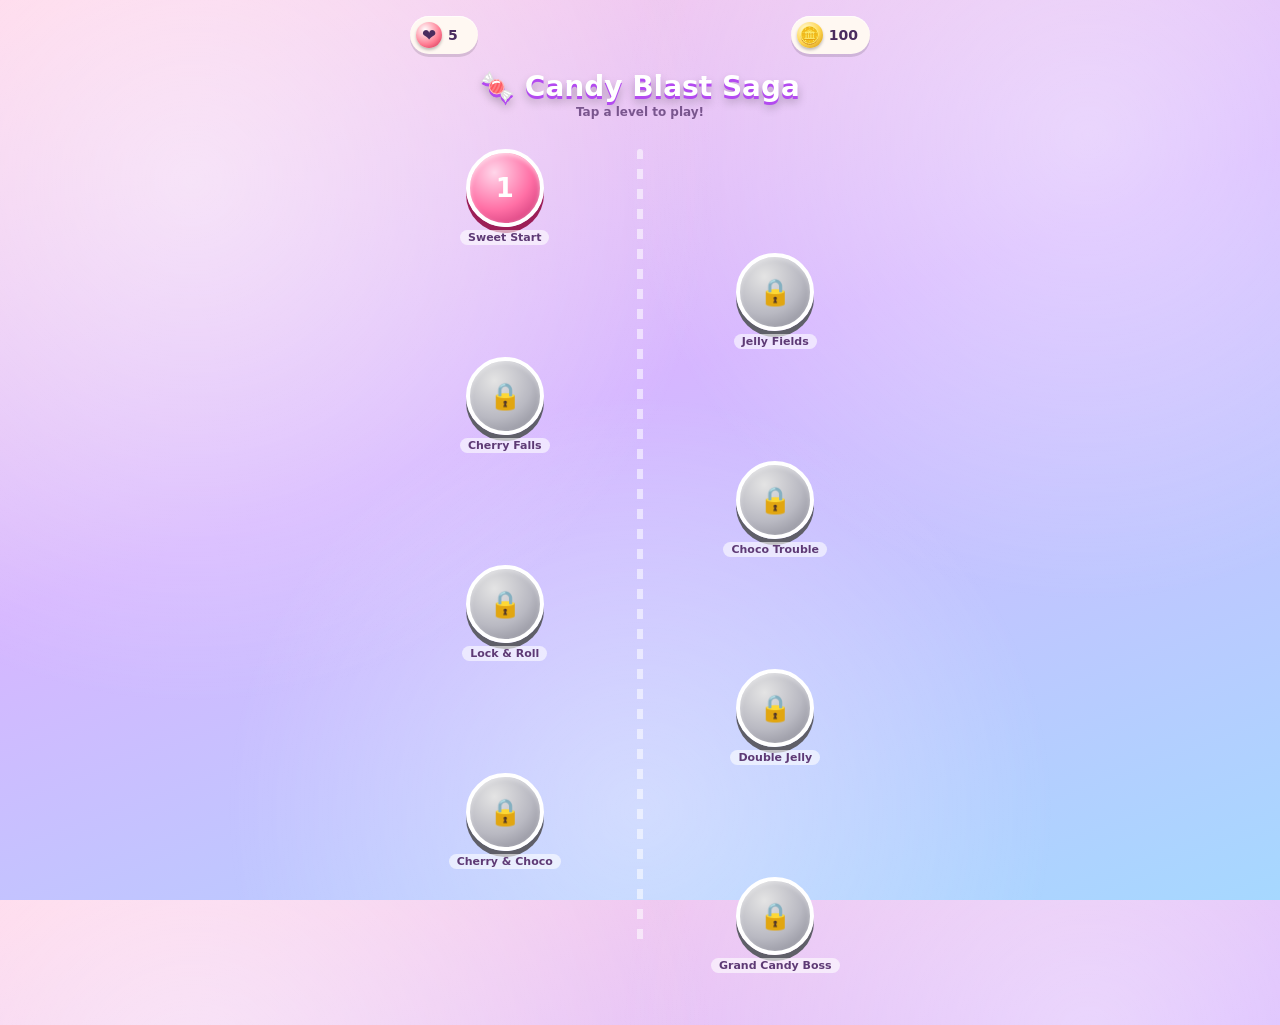
<file: candyblastsaga.html>
<!DOCTYPE html>
<html lang="en">
<head>
<meta charset="UTF-8">
<meta name="viewport" content="width=device-width, initial-scale=1.0, maximum-scale=1, user-scalable=no">
<title>Candy Blast Saga</title>
<style>
:root{
  --red1:#ff9a9e;--red2:#f4436c;--red3:#a3122f;
  --orange1:#ffd59e;--orange2:#ff9a2e;--orange3:#b85e00;
  --yellow1:#fff6b0;--yellow2:#ffd60a;--yellow3:#b8860a;
  --green1:#c8f7c5;--green2:#4ad66d;--green3:#1e7a34;
  --blue1:#b3e5ff;--blue2:#2196f3;--blue3:#0d4f8b;
  --purple1:#e6c3ff;--purple2:#b34af0;--purple3:#5e1a8c;
  --ink:#4a2c5e;
  --panel:#fff8f2;
}
*{box-sizing:border-box;-webkit-tap-highlight-color:transparent;user-select:none;}
html,body{height:100%;margin:0;}
body{
  font-family:'Baloo 2','Comic Sans MS','Trebuchet MS',system-ui,sans-serif;
  background:
    radial-gradient(circle at 15% 20%, rgba(255,255,255,.5), transparent 40%),
    radial-gradient(circle at 85% 15%, rgba(255,255,255,.4), transparent 35%),
    radial-gradient(circle at 50% 90%, rgba(255,255,255,.35), transparent 40%),
    linear-gradient(160deg,#ffd3e8 0%, #d6b6ff 45%, #a6d8ff 100%);
  min-height:100%;
  overflow-x:hidden;
  color:var(--ink);
}
.hidden{display:none !important;}
#app{max-width:520px;margin:0 auto;min-height:100vh;position:relative;padding-bottom:20px;}

/* ---------- TOP BAR (shared) ---------- */
.topbar{display:flex;align-items:center;justify-content:space-between;padding:10px 12px;gap:8px;}
.pill{
  background:var(--panel);
  border-radius:999px;
  padding:6px 12px 6px 6px;
  display:flex;align-items:center;gap:6px;
  box-shadow:0 3px 0 rgba(0,0,0,.12), inset 0 1px 0 rgba(255,255,255,.8);
  font-weight:800;font-size:14px;
}
.pill .icon{width:26px;height:26px;display:flex;align-items:center;justify-content:center;font-size:17px;
  background:radial-gradient(circle at 35% 30%,#fff,#ffd54f 60%,#e8a300);border-radius:50%;box-shadow:0 2px 3px rgba(0,0,0,.25);}
.pill.lives .icon{background:radial-gradient(circle at 35% 30%,#fff,#ff7a90 60%,#c8264a);}
.pill.coins .icon{background:radial-gradient(circle at 35% 30%,#fffce0,#ffd54f 55%,#c98a00);}
.title-badge{
  font-size:22px;font-weight:900;color:#fff;
  text-shadow:0 2px 0 #b34af0, 0 4px 6px rgba(0,0,0,.25);
  letter-spacing:.5px;
}
.small-timer{font-size:10px;font-weight:700;opacity:.7;margin-left:2px;}

/* ---------- MAP SCREEN ---------- */
#screen-map{padding:6px 18px 40px;}
.map-path{display:flex;flex-direction:column;align-items:center;gap:26px;padding:20px 0 10px;position:relative;}
.map-path::before{
  content:'';position:absolute;left:50%;top:20px;bottom:20px;width:6px;
  background:repeating-linear-gradient(180deg,#fff 0 10px, transparent 10px 20px);
  opacity:.55;transform:translateX(-50%);border-radius:6px;z-index:0;
}
.level-node{
  position:relative;z-index:1;
  width:78px;height:78px;border-radius:50%;
  display:flex;align-items:center;justify-content:center;flex-direction:column;
  font-size:26px;font-weight:900;color:#fff;
  background:radial-gradient(circle at 35% 28%, #ffd6ea, #ff6fa5 55%, #c22a6d);
  box-shadow:0 6px 0 #9c1e57, inset 0 2px 4px rgba(255,255,255,.6);
  border:4px solid #fff;
  cursor:pointer;transition:transform .15s;
}
.level-node.n1{align-self:flex-start;margin-left:14%;}
.level-node.n2{align-self:flex-end;margin-right:14%;}
.level-node:active{transform:scale(.92);}
.level-node.locked{
  background:radial-gradient(circle at 35% 28%, #e4e4e4, #b9b9c2 55%, #83838f);
  box-shadow:0 6px 0 #5f5f68, inset 0 2px 4px rgba(255,255,255,.4);
  cursor:default;
}
.level-node.current{animation:bob 1.4s ease-in-out infinite;}
@keyframes bob{0%,100%{transform:translateY(0)}50%{transform:translateY(-8px)}}
.level-node .stars{position:absolute;top:-14px;display:flex;gap:2px;}
.level-node .stars span{font-size:14px;filter:drop-shadow(0 1px 1px rgba(0,0,0,.4));}
.level-node .lock-icon{font-size:26px;}
.level-node .lvname{position:absolute;bottom:-22px;font-size:11px;font-weight:800;color:#5e3a75;white-space:nowrap;background:#fff9;padding:1px 8px;border-radius:8px;}
.map-header{text-align:center;margin:6px 0 10px;}
.map-header h1{margin:0;font-size:28px;color:#fff;text-shadow:0 3px 0 #b34af0,0 6px 10px rgba(0,0,0,.25);}
.map-header p{margin:2px 0 0;font-size:12px;font-weight:700;color:#5e3a75;opacity:.8;}

/* ---------- GAME SCREEN ---------- */
#screen-game{padding:6px 10px 20px;}
.game-header{
  background:var(--panel);border-radius:18px;padding:10px 12px;
  box-shadow:0 4px 0 rgba(0,0,0,.12), inset 0 1px 0 #fff;
  display:flex;flex-direction:column;gap:8px;margin-bottom:10px;
}
.gh-row1{display:flex;align-items:center;justify-content:space-between;}
.back-btn{background:#fff;border:none;border-radius:50%;width:34px;height:34px;font-size:16px;font-weight:900;box-shadow:0 3px 0 #d8d0e8;cursor:pointer;}
.level-title{font-weight:900;font-size:16px;}
.moves-badge{
  background:radial-gradient(circle at 35% 30%,#fff,#ffd54f 60%,#e8a300);
  border-radius:14px;padding:4px 14px;font-weight:900;font-size:20px;box-shadow:0 3px 0 #b8860a;
  min-width:46px;text-align:center;
}
.moves-badge.low{background:radial-gradient(circle at 35% 30%,#fff,#ff8a8a 60%,#c8264a);animation:shake .4s infinite;}
@keyframes shake{0%,100%{transform:rotate(0)}25%{transform:rotate(-6deg)}75%{transform:rotate(6deg)}}
.gh-row2{display:flex;align-items:center;gap:10px;}
.score-wrap{flex:1;}
.score-num{font-weight:900;font-size:18px;}
.score-bar{height:10px;border-radius:6px;background:#e9e0f5;overflow:hidden;margin-top:3px;position:relative;}
.score-bar-fill{height:100%;background:linear-gradient(90deg,#ffd54f,#ff8a2e);border-radius:6px;transition:width .3s;}
.objectives{display:flex;gap:8px;flex-wrap:wrap;}
.obj-chip{
  display:flex;align-items:center;gap:4px;background:#f0e8ff;border-radius:12px;padding:4px 8px;font-size:12px;font-weight:800;
  box-shadow:inset 0 1px 2px rgba(0,0,0,.08);
}
.obj-chip .oi{font-size:15px;}
.obj-chip.done{background:#dcf9e0;color:#1e7a34;text-decoration:line-through;opacity:.7;}

.board-frame{
  background:linear-gradient(160deg,#7a4fa3,#5a3080);
  border-radius:22px;padding:10px;
  box-shadow:0 10px 0 rgba(0,0,0,.15), inset 0 2px 6px rgba(255,255,255,.25);
  position:relative;
}
#board{
  display:grid;
  grid-template-columns:repeat(8,1fr);
  grid-template-rows:repeat(8,1fr);
  gap:3px;
  aspect-ratio:1/1;
  background:rgba(0,0,0,.15);
  border-radius:14px;
  padding:4px;
  position:relative;
}
.cell-slot{
  position:relative;border-radius:9px;
  background:rgba(255,255,255,.10);
  overflow:visible;
}
.cell-slot:nth-child(odd){background:rgba(255,255,255,.16);}
.jelly-layer{position:absolute;inset:3px;border-radius:8px;background:rgba(255,255,255,.25);box-shadow:inset 0 0 0 3px rgba(255,255,255,.5);transition:opacity .2s;}
.jelly-layer.j2{background:rgba(120,200,255,.45);box-shadow:inset 0 0 0 4px rgba(255,255,255,.7);}
.choco-block{
  position:absolute;inset:2px;border-radius:8px;
  background:radial-gradient(circle at 35% 30%,#8a5a3a,#5c3a22 60%,#2e1c10);
  box-shadow:inset -3px -4px 5px rgba(0,0,0,.4), inset 2px 3px 4px rgba(255,255,255,.2), 0 2px 3px rgba(0,0,0,.3);
  display:flex;align-items:center;justify-content:center;font-size:22px;
}
.candy{
  position:absolute;inset:8%;border-radius:0;cursor:grab;
  display:flex;align-items:center;justify-content:center;
  will-change:transform;touch-action:none;
}
.candy-body{width:100%;height:100%;position:relative;background:radial-gradient(circle at 35% 28%, var(--c1), var(--c2) 55%, var(--c3) 100%);
  box-shadow:inset -3px -5px 6px rgba(0,0,0,.28), inset 2px 3px 5px rgba(255,255,255,.65), 0 3px 4px rgba(0,0,0,.3);}
.candy-body::after{content:'';position:absolute;top:14%;left:20%;width:34%;height:22%;background:rgba(255,255,255,.75);border-radius:50%;filter:blur(1px);transform:rotate(-20deg);}
.c0{--c1:var(--red1);--c2:var(--red2);--c3:var(--red3);}
.c1{--c1:var(--orange1);--c2:var(--orange2);--c3:var(--orange3);}
.c2{--c1:var(--yellow1);--c2:var(--yellow2);--c3:var(--yellow3);}
.c3{--c1:var(--green1);--c2:var(--green2);--c3:var(--green3);}
.c4{--c1:var(--blue1);--c2:var(--blue2);--c3:var(--blue3);}
.c5{--c1:var(--purple1);--c2:var(--purple2);--c3:var(--purple3);}
.s0 .candy-body{border-radius:50%;}
.s1 .candy-body{border-radius:26%;}
.s2 .candy-body{clip-path:polygon(50% 0%,63% 35%,100% 35%,72% 57%,82% 92%,50% 71%,18% 92%,28% 57%,0% 35%,37% 35%);}
.s3 .candy-body{clip-path:polygon(25% 4%,75% 4%,100% 50%,75% 96%,25% 96%,0% 50%);}
.s4 .candy-body{border-radius:50% 50% 50% 4%;}
.s5 .candy-body{clip-path:polygon(50% 2%,98% 50%,50% 98%,2% 50%);}
.cage{position:absolute;inset:-4%;border-radius:18%;pointer-events:none;
  background:repeating-linear-gradient(45deg,rgba(90,60,30,.85) 0 4px, transparent 4px 10px),repeating-linear-gradient(-45deg,rgba(90,60,30,.85) 0 4px, transparent 4px 10px);
  box-shadow:inset 0 0 0 3px rgba(90,60,30,.9);}
.cage.cage-1{opacity:.5;}
.ingredient .candy-body{background:radial-gradient(circle at 35% 25%,#ff8fa3,#e21d4d 55%,#7a0d28);border-radius:50%;}
.ingredient .candy-body::before{content:'🍒';position:absolute;inset:0;display:flex;align-items:center;justify-content:center;font-size:60%;}
.special-row .candy-body,.special-col .candy-body{box-shadow:0 0 10px 3px #fff, inset -3px -5px 6px rgba(0,0,0,.28), inset 2px 3px 5px rgba(255,255,255,.8);animation:pulseGlow 1s infinite;}
.special-row .candy-body::before{content:'';position:absolute;inset:0;background:repeating-linear-gradient(90deg,rgba(255,255,255,.85) 0 4px, transparent 4px 9px);border-radius:inherit;}
.special-col .candy-body::before{content:'';position:absolute;inset:0;background:repeating-linear-gradient(0deg,rgba(255,255,255,.85) 0 4px, transparent 4px 9px);border-radius:inherit;}
.special-wrap .candy-body{box-shadow:0 0 12px 4px #ffd54f, inset -3px -5px 6px rgba(0,0,0,.28);animation:pulseGlow 1s infinite;}
.special-wrap .candy-body::before{content:'';position:absolute;inset:6%;border:3px solid rgba(255,255,255,.85);border-radius:inherit;background:repeating-linear-gradient(45deg,rgba(255,255,255,.5) 0 3px, transparent 3px 8px);}
@keyframes pulseGlow{0%,100%{filter:brightness(1)}50%{filter:brightness(1.25)}}
.special-bomb .candy-body{border-radius:50%;background:conic-gradient(from 0deg,#ff5e5e,#ffd54f,#4ad66d,#2196f3,#b34af0,#ff5e5e);animation:spin 2.2s linear infinite, pulseGlow .8s infinite;box-shadow:0 0 16px 5px rgba(255,255,255,.8);}
@keyframes spin{to{transform:rotate(360deg)}}
.candy.popping{animation:popOut .2s forwards;}
@keyframes popOut{to{transform:scale(0);opacity:0;}}
.candy.spawnin{animation:spawnIn .28s ease-out;}
@keyframes spawnIn{from{transform:translateY(-40px) scale(.4);opacity:0;}to{transform:translateY(0) scale(1);opacity:1;}}
.candy.selected .candy-body{box-shadow:0 0 0 4px #fff, 0 0 14px 4px #ffd54f;transform:scale(1.08);}

.combo-banner{
  position:absolute;left:50%;top:38%;transform:translate(-50%,-50%) scale(.5);
  font-size:34px;font-weight:900;color:#fff;text-shadow:0 3px 0 #e6007a,0 6px 12px rgba(0,0,0,.4);
  opacity:0;pointer-events:none;z-index:20;white-space:nowrap;
}
.combo-banner.show{animation:comboPop .8s ease-out forwards;}
@keyframes comboPop{0%{opacity:0;transform:translate(-50%,-50%) scale(.4) rotate(-8deg);}20%{opacity:1;transform:translate(-50%,-50%) scale(1.15) rotate(3deg);}70%{opacity:1;transform:translate(-50%,-50%) scale(1) rotate(0);}100%{opacity:0;transform:translate(-50%,-70%) scale(1) rotate(0);}}
.score-pop{position:absolute;font-weight:900;font-size:15px;color:#fff;text-shadow:0 2px 3px rgba(0,0,0,.4);pointer-events:none;z-index:19;animation:scoreFloat .7s ease-out forwards;}
@keyframes scoreFloat{0%{opacity:1;transform:translateY(0);}100%{opacity:0;transform:translateY(-36px);}}
.particle{position:absolute;width:8px;height:8px;border-radius:50%;pointer-events:none;z-index:18;}

.boosters{display:flex;gap:8px;margin-top:10px;justify-content:center;}
.booster-btn{
  flex:1;max-width:150px;background:var(--panel);border:none;border-radius:14px;padding:8px 6px;
  box-shadow:0 4px 0 rgba(0,0,0,.12);display:flex;flex-direction:column;align-items:center;gap:2px;cursor:pointer;font-weight:800;font-size:11px;color:var(--ink);
}
.booster-btn .bi{font-size:20px;}
.booster-btn .cost{background:#ffd54f;border-radius:8px;padding:1px 6px;font-size:10px;}
.booster-btn:active{transform:translateY(2px);box-shadow:0 2px 0 rgba(0,0,0,.12);}
.booster-btn.armed{outline:3px solid #ff8a2e;}

/* ---------- MODALS ---------- */
.modal-overlay{
  position:fixed;inset:0;background:rgba(30,10,50,.55);backdrop-filter:blur(2px);
  display:flex;align-items:center;justify-content:center;z-index:100;padding:20px;
}
.modal-card{
  background:linear-gradient(160deg,#fff8f2,#ffe9f5);border-radius:24px;padding:26px 22px;max-width:340px;width:100%;text-align:center;
  box-shadow:0 14px 0 rgba(0,0,0,.2);position:relative;
}
.modal-card h2{margin:4px 0 6px;font-size:26px;color:#b34af0;text-shadow:0 2px 0 #fff;}
.modal-stars{display:flex;justify-content:center;gap:8px;margin:14px 0;}
.modal-stars span{font-size:38px;filter:grayscale(1) opacity(.35);transform:scale(0);}
.modal-stars span.won{filter:none;opacity:1;animation:starPop .5s forwards;}
@keyframes starPop{from{transform:scale(0) rotate(-40deg);}60%{transform:scale(1.3) rotate(10deg);}to{transform:scale(1) rotate(0);}}
.modal-btn{
  display:block;width:100%;margin-top:10px;padding:12px;border:none;border-radius:16px;font-weight:900;font-size:15px;cursor:pointer;
  background:linear-gradient(180deg,#ffe15c,#ff9a2e);box-shadow:0 5px 0 #b85e00;color:#5e2c00;
}
.modal-btn.secondary{background:linear-gradient(180deg,#fff,#e6d9ff);box-shadow:0 5px 0 #b8a8d8;color:var(--ink);}
.modal-btn:active{transform:translateY(3px);box-shadow:none;}
.modal-sub{font-size:13px;font-weight:700;opacity:.75;margin:6px 0;}

.confetti{position:fixed;top:-10px;width:10px;height:16px;z-index:200;pointer-events:none;border-radius:2px;}

footer.credits{text-align:center;font-size:11px;opacity:.55;font-weight:700;margin-top:8px;}
</style>
</head>
<body>
<div id="app">

  <!-- MAP SCREEN -->
  <div id="screen-map">
    <div class="topbar">
      <div class="pill lives" id="livesPill"><span class="icon">❤️</span><span id="livesText">5</span><span class="small-timer" id="livesTimer"></span></div>
      <div class="pill coins"><span class="icon">🪙</span><span id="coinsText">100</span></div>
    </div>
    <div class="map-header">
      <h1>🍬 Candy Blast Saga</h1>
      <p>Tap a level to play!</p>
    </div>
    <div class="map-path" id="mapPath"></div>
  </div>

  <!-- GAME SCREEN -->
  <div id="screen-game" class="hidden">
    <div class="game-header">
      <div class="gh-row1">
        <button class="back-btn" id="backBtn">←</button>
        <div class="level-title" id="levelTitle">Level 1</div>
        <div class="moves-badge" id="movesBadge">20</div>
      </div>
      <div class="gh-row2">
        <div class="score-wrap">
          <div class="score-num"><span id="scoreNum">0</span> pts</div>
          <div class="score-bar"><div class="score-bar-fill" id="scoreBarFill" style="width:0%"></div></div>
        </div>
      </div>
      <div class="objectives" id="objectivesRow"></div>
    </div>

    <div class="board-frame">
      <div id="board"></div>
      <div class="combo-banner" id="comboBanner"></div>
    </div>

    <div class="boosters">
      <button class="booster-btn" id="boosterMoves"><span class="bi">➕</span>+5 Moves<span class="cost">🪙50</span></button>
      <button class="booster-btn" id="boosterBomb"><span class="bi">💣</span>Color Bomb<span class="cost">🪙80</span></button>
      <button class="booster-btn" id="boosterHammer"><span class="bi">🔨</span>Hammer<span class="cost">🪙60</span></button>
    </div>
    <footer class="credits">Swipe or tap two candies to swap</footer>
  </div>

</div>

<!-- MODALS -->
<div id="modalWin" class="modal-overlay hidden">
  <div class="modal-card">
    <h2>Level Complete!</h2>
    <div class="modal-stars" id="winStars"><span>⭐</span><span>⭐</span><span>⭐</span></div>
    <div class="modal-sub" id="winScoreText">Score: 0</div>
    <div class="modal-sub" id="winCoinsText">+30 🪙</div>
    <button class="modal-btn" id="winContinueBtn">Continue</button>
  </div>
</div>

<div id="modalLose" class="modal-overlay hidden">
  <div class="modal-card">
    <h2 style="color:#e6437a">Out of Moves!</h2>
    <div style="font-size:44px;margin:10px 0;">😢</div>
    <div class="modal-sub">So close! Try again?</div>
    <button class="modal-btn" id="loseRetryBtn">Retry (❤️1)</button>
    <button class="modal-btn secondary" id="loseMapBtn">Back to Map</button>
  </div>
</div>

<div id="modalNoLives" class="modal-overlay hidden">
  <div class="modal-card">
    <h2 style="color:#e6437a">Out of Lives!</h2>
    <div style="font-size:44px;margin:10px 0;">⏳</div>
    <div class="modal-sub">Next life in <span id="noLivesTimer">--:--</span></div>
    <button class="modal-btn" id="watchAdBtn">🎬 Watch Ad for Free Life</button>
    <button class="modal-btn secondary" id="noLivesCloseBtn">Close</button>
  </div>
</div>

<script>
(function(){
'use strict';
const ROWS=8, COLS=8;
const REGEN_MS=45000; // demo-accelerated life regen (real game ~30 min)
const MAX_LIVES=5;
const MAX_CHOCO=11;
const SHAPE_NAMES=['circle','square','star','hex','drop','diamond'];

/* ================= LEVEL DEFINITIONS ================= */
const LEVELS=[
 {name:"Sweet Start", moves:20, colorCount:5, starTarget:3500,
  map:["........","........","........","........","........","........","........","........"],
  objectives:[{type:'score',target:3500}]},
 {name:"Jelly Fields", moves:20, colorCount:5, starTarget:2000,
  map:["jjjjjjjj","........","........","........","........","........","........","jjjjjjjj"],
  objectives:[{type:'jelly'}]},
 {name:"Cherry Falls", moves:20, colorCount:5, starTarget:1800,
  map:["..i..i..","........","........","........","........","........","........","........"],
  objectives:[{type:'ingredient',target:2}]},
 {name:"Choco Trouble", moves:22, colorCount:5, starTarget:2200,
  map:["........","...cc...","........","..c..c..","........","...cc...","........","........"],
  objectives:[{type:'blocker',target:10}]},
 {name:"Lock & Roll", moves:22, colorCount:5, starTarget:4500,
  map:["........","..l..l..","........","l......l","........","..l..l..","........","........"],
  objectives:[{type:'score',target:4500},{type:'lock'}]},
 {name:"Double Jelly", moves:24, colorCount:6, starTarget:5000,
  map:["........","..JJJJ..","..J..J..","..J..J..","..J..J..","..JJJJ..","........","........"],
  objectives:[{type:'jelly'},{type:'score',target:5000}]},
 {name:"Cherry & Choco", moves:23, colorCount:6, starTarget:3200,
  map:["..i..i..","........","..c..c..","........","........","..c..c..","........","........"],
  objectives:[{type:'ingredient',target:2},{type:'blocker',target:8}]},
 {name:"Grand Candy Boss", moves:26, colorCount:6, starTarget:6000,
  map:["jjjjjjjj","j.l..l.j","j......j","j.c..c.j","j......j","j.l..l.j","j......j","jjjjjjjj"],
  objectives:[{type:'jelly'},{type:'lock'},{type:'blocker',target:6},{type:'score',target:6000}]},
];

/* ================= GLOBAL STATE ================= */
let state={
  coins:100,
  lives:MAX_LIVES,
  nextLifeAt:null,
  levelStars:new Array(LEVELS.length).fill(0),
  unlockedCount:1,
};

let occGrid=[], jellyGrid=[];
let game=null; // runtime for current level
let busy=false;
let selected=null;
let pointerStart=null;

/* ================= AUDIO ================= */
let actx=null;
function ensureAudio(){ if(!actx){ try{actx=new (window.AudioContext||window.webkitAudioContext)();}catch(e){} } }
document.addEventListener('pointerdown',()=>ensureAudio(),{once:true});
function playSound(type){
  if(!actx) return;
  try{
    const now=actx.currentTime;
    const o=actx.createOscillator(), g=actx.createGain();
    o.connect(g); g.connect(actx.destination);
    const map={pop:[620,0.08],swap:[320,0.06],invalid:[150,0.14],win:[880,0.35],lose:[200,0.4],special:[950,0.18],combo:[700,0.15]};
    const [freq,dur]=map[type]||[400,0.1];
    o.type= type==='invalid'?'sawtooth':'sine';
    o.frequency.value=freq;
    g.gain.setValueAtTime(0.16,now);
    g.gain.exponentialRampToValueAtTime(0.0001, now+dur);
    o.start(now); o.stop(now+dur);
  }catch(e){}
}

/* ================= UTIL ================= */
function delay(ms){return new Promise(res=>setTimeout(res,ms));}
function isAdjacent(r1,c1,r2,c2){ return (Math.abs(r1-r2)+Math.abs(c1-c2))===1; }
function key(r,c){return r+','+c;}
function unkey(k){const p=k.split(',');return [parseInt(p[0]),parseInt(p[1])];}
function colorAt(r,c){
  if(r<0||c<0||r>=ROWS||c>=COLS) return null;
  const cell=occGrid[r][c];
  if(cell.kind!=='candy'||cell.ingredient) return null;
  return cell.color;
}
function cellSlot(r,c){ return document.querySelector('.cell-slot[data-r="'+r+'"][data-c="'+c+'"]'); }

/* ================= LEVEL BUILD ================= */
function buildLevelRuntime(idx){
  const lv=LEVELS[idx];
  occGrid=[]; jellyGrid=[];
  let jellyCells=0, lockCells=0;
  for(let r=0;r<ROWS;r++){
    occGrid.push([]); jellyGrid.push([]);
    for(let c=0;c<COLS;c++){
      const ch=lv.map[r][c];
      let cell={kind:'candy',color:null,special:null,cage:0,ingredient:false,el:null};
      let jelly=0;
      if(ch==='c'){ cell={kind:'chocolate',el:null}; }
      else{
        if(ch==='j'){ jelly=1; jellyCells++; }
        if(ch==='J'){ jelly=2; jellyCells++; }
        if(ch==='l'){ cell.cage=2; lockCells++; }
        if(ch==='i'){ cell.ingredient=true; }
      }
      occGrid[r].push(cell);
      jellyGrid[r].push(jelly);
    }
  }
  assignRandomColors(lv.colorCount);
  ensureSolvable(lv.colorCount);
  const objectives={};
  lv.objectives.forEach(o=>{
    if(o.type==='score') objectives.score={target:o.target};
    if(o.type==='jelly') objectives.jelly={target:jellyCells,remaining:jellyCells};
    if(o.type==='ingredient') objectives.ingredient={target:o.target,current:0};
    if(o.type==='blocker') objectives.blocker={target:o.target,current:0};
    if(o.type==='lock') objectives.lock={target:lockCells,remaining:lockCells};
  });
  return {idx, name:lv.name, movesLeft:lv.moves, score:0, objectives, colorCount:lv.colorCount, starTarget:lv.starTarget};
}
function assignRandomColors(colorCount){
  for(let r=0;r<ROWS;r++)for(let c=0;c<COLS;c++){
    const cell=occGrid[r][c];
    if(cell.kind!=='candy') continue;
    let tries=0,color;
    do{ color=Math.floor(Math.random()*colorCount); tries++; }
    while(tries<25 && wouldMatch(r,c,color));
    cell.color=color;
  }
}
function wouldMatch(r,c,color){
  if(c>=2 && occGrid[r][c-1].kind==='candy' && !occGrid[r][c-1].ingredient && occGrid[r][c-1].color===color &&
     occGrid[r][c-2].kind==='candy' && !occGrid[r][c-2].ingredient && occGrid[r][c-2].color===color) return true;
  if(r>=2 && occGrid[r-1][c].kind==='candy' && !occGrid[r-1][c].ingredient && occGrid[r-1][c].color===color &&
     occGrid[r-2][c].kind==='candy' && !occGrid[r-2][c].ingredient && occGrid[r-2][c].color===color) return true;
  return false;
}
function isSwappableColorCell(r,c){ const cell=occGrid[r][c]; return cell.kind==='candy' && !cell.ingredient; }
function cellCreatesMatch(r,c){
  const color=colorAt(r,c); if(color==null) return false;
  let run=1,cc=c-1; while(cc>=0&&colorAt(r,cc)===color){run++;cc--;}
  cc=c+1; while(cc<COLS&&colorAt(r,cc)===color){run++;cc++;}
  if(run>=3) return true;
  run=1; let rr=r-1; while(rr>=0&&colorAt(rr,c)===color){run++;rr--;}
  rr=r+1; while(rr<ROWS&&colorAt(rr,c)===color){run++;rr++;}
  return run>=3;
}
function hasPossibleMove(){
  for(let r=0;r<ROWS;r++)for(let c=0;c<COLS;c++){
    if(!isSwappableColorCell(r,c)) continue;
    const dirs=[[0,1],[1,0]];
    for(const [dr,dc] of dirs){
      const r2=r+dr,c2=c+dc;
      if(r2>=ROWS||c2>=COLS) continue;
      if(!isSwappableColorCell(r2,c2)) continue;
      const a=occGrid[r][c].color,b=occGrid[r2][c2].color;
      occGrid[r][c].color=b; occGrid[r2][c2].color=a;
      const m=cellCreatesMatch(r,c)||cellCreatesMatch(r2,c2);
      occGrid[r][c].color=a; occGrid[r2][c2].color=b;
      if(m) return true;
    }
  }
  return false;
}
function ensureSolvable(colorCount){
  let tries=0;
  while(!hasPossibleMove() && tries<800){
    const r1=Math.floor(Math.random()*ROWS), c1=Math.floor(Math.random()*COLS);
    const r2=Math.floor(Math.random()*ROWS), c2=Math.floor(Math.random()*COLS);
    if(isSwappableColorCell(r1,c1)&&isSwappableColorCell(r2,c2)){
      const t=occGrid[r1][c1].color; occGrid[r1][c1].color=occGrid[r2][c2].color; occGrid[r2][c2].color=t;
    }
    tries++;
  }
}
function reshuffleBoard(){
  for(let r=0;r<ROWS;r++)for(let c=0;c<COLS;c++){
    if(occGrid[r][c].kind==='candy' && !occGrid[r][c].ingredient){
      occGrid[r][c].color=Math.floor(Math.random()*game.colorCount);
    }
  }
  let g=0;
  while((findRuns().length>0 || !hasPossibleMove()) && g<300){
    assignRandomColors(game.colorCount);
    g++;
  }
  ensureSolvable(game.colorCount);
  const board=document.getElementById('board');
  board.querySelectorAll('.candy').forEach(el=>el.remove());
  for(let r=0;r<ROWS;r++)for(let c=0;c<COLS;c++){
    if(occGrid[r][c].kind==='candy'){ occGrid[r][c].el=null; createCandyEl(r,c,true); }
  }
}

/* ================= MATCH DETECTION ================= */
function findRuns(){
  const runs=[];
  for(let r=0;r<ROWS;r++){
    let c=0;
    while(c<COLS){
      const color=colorAt(r,c);
      if(color==null){c++;continue;}
      let end=c; while(end+1<COLS && colorAt(r,end+1)===color) end++;
      if(end-c+1>=3) runs.push({orientation:'h',row:r,colStart:c,colEnd:end,color});
      c=end+1;
    }
  }
  for(let c=0;c<COLS;c++){
    let r=0;
    while(r<ROWS){
      const color=colorAt(r,c);
      if(color==null){r++;continue;}
      let end=r; while(end+1<ROWS && colorAt(end+1,c)===color) end++;
      if(end-r+1>=3) runs.push({orientation:'v',col:c,rowStart:r,rowEnd:end,color});
      r=end+1;
    }
  }
  return runs;
}
function collectRunCells(run){
  const cells=[];
  if(run.orientation==='h'){ for(let c=run.colStart;c<=run.colEnd;c++) cells.push([run.row,c]); }
  else{ for(let r=run.rowStart;r<=run.rowEnd;r++) cells.push([r,run.col]); }
  return cells;
}
function processRuns(runs, swapHint){
  const used=new Set();
  const spawns=[];
  const allRunCells=new Set();
  const cellsCache=runs.map(collectRunCells);
  runs.forEach((run,i)=>cellsCache[i].forEach(([r,c])=>allRunCells.add(key(r,c))));

  for(let i=0;i<runs.length;i++){
    if(used.has(i) || runs[i].orientation!=='h') continue;
    for(let j=0;j<runs.length;j++){
      if(used.has(j) || runs[j].orientation!=='v') continue;
      const A=runs[i], B=runs[j];
      if(B.col>=A.colStart && B.col<=A.colEnd && A.row>=B.rowStart && A.row<=B.rowEnd){
        used.add(i); used.add(j);
        const spot=[A.row,B.col];
        const chosen = swapHint && spot[0]===swapHint[0] && spot[1]===swapHint[1] ? spot : spot;
        spawns.push({r:chosen[0],c:chosen[1],special:'wrap'});
        break;
      }
    }
  }
  runs.forEach((run,idx)=>{
    if(used.has(idx)) return;
    const cells=cellsCache[idx];
    const len=cells.length;
    if(len>=5){
      let spot=cells.find(([r,c])=>swapHint&&r===swapHint[0]&&c===swapHint[1]) || cells[Math.floor(len/2)];
      spawns.push({r:spot[0],c:spot[1],special:'bomb'});
    } else if(len===4){
      let spot=cells.find(([r,c])=>swapHint&&r===swapHint[0]&&c===swapHint[1]) || cells[Math.floor(len/2)];
      spawns.push({r:spot[0],c:spot[1],special: run.orientation==='h'?'row':'col'});
    }
  });
  const spawnKeys=new Set(spawns.map(s=>key(s.r,s.c)));
  const clears=new Set(Array.from(allRunCells).filter(k=>!spawnKeys.has(k)));
  return {clears,spawns};
}
function getSpecialEffectCells(r,c,special){
  const s=new Set();
  if(special==='row'){ for(let cc=0;cc<COLS;cc++) s.add(key(r,cc)); }
  else if(special==='col'){ for(let rr=0;rr<ROWS;rr++) s.add(key(rr,c)); }
  else if(special==='wrap'){ for(let rr=r-1;rr<=r+1;rr++)for(let cc=c-1;cc<=c+1;cc++) if(rr>=0&&cc>=0&&rr<ROWS&&cc<COLS) s.add(key(rr,cc)); }
  else if(special==='bomb'){ const col=mostCommonColor(); for(let rr=0;rr<ROWS;rr++)for(let cc=0;cc<COLS;cc++) if(colorAt(rr,cc)===col) s.add(key(rr,cc)); }
  return s;
}
function mostCommonColor(){
  const counts={};
  for(let r=0;r<ROWS;r++)for(let c=0;c<COLS;c++){ const col=colorAt(r,c); if(col!=null) counts[col]=(counts[col]||0)+1; }
  let best=0,bestCount=-1;
  for(const k in counts) if(counts[k]>bestCount){bestCount=counts[k];best=+k;}
  return best;
}
function computeSwapComboClears(r1,c1,r2,c2){
  const a=occGrid[r1][c1], b=occGrid[r2][c2];
  const isSpecial=cell=>cell.kind==='candy'&&cell.special;
  if(!isSpecial(a) && !isSpecial(b)) return null;
  const cells=new Set();
  if(a.special==='bomb' && b.special==='bomb'){
    for(let r=0;r<ROWS;r++)for(let c=0;c<COLS;c++) cells.add(key(r,c));
  } else if(a.special==='bomb' || b.special==='bomb'){
    const bombPos = a.special==='bomb'?[r1,c1]:[r2,c2];
    const otherPos = a.special==='bomb'?[r2,c2]:[r1,c1];
    const other = occGrid[otherPos[0]][otherPos[1]];
    let targetColor = other.color;
    if(targetColor==null || other.special) targetColor=mostCommonColor();
    for(let r=0;r<ROWS;r++)for(let c=0;c<COLS;c++) if(colorAt(r,c)===targetColor) cells.add(key(r,c));
    cells.add(key(bombPos[0],bombPos[1]));
    if(other.special) getSpecialEffectCells(otherPos[0],otherPos[1],other.special).forEach(k=>cells.add(k));
  } else {
    getSpecialEffectCells(r1,c1,a.special).forEach(k=>cells.add(k));
    getSpecialEffectCells(r2,c2,b.special).forEach(k=>cells.add(k));
  }
  return cells;
}
async function resolveBoard(initialClearKeys){
  const activated=new Set();
  let queue=Array.from(initialClearKeys);
  const allCleared=new Set(initialClearKeys);
  while(queue.length){
    const k=queue.pop();
    const [r,c]=unkey(k);
    const cell=occGrid[r][c];
    if(cell.kind==='candy' && cell.special && !activated.has(k)){
      activated.add(k);
      playSound('special');
      const extra=getSpecialEffectCells(r,c,cell.special);
      extra.forEach(ek=>{ if(!allCleared.has(ek)){ allCleared.add(ek); queue.push(ek); } });
    }
  }
  return allCleared;
}

/* ================= CLEAR / SCORE / OBJECTIVES ================= */
function pickHint(r1,c1,r2,c2,runs){
  const inRun=(r,c)=>runs.some(run=>collectRunCells(run).some(([rr,cc])=>rr===r&&cc===c));
  if(inRun(r1,c1)) return [r1,c1];
  if(inRun(r2,c2)) return [r2,c2];
  return null;
}
function applySpawns(spawns){
  spawns.forEach(s=>{
    const cell=occGrid[s.r][s.c];
    if(cell.kind!=='candy') return;
    cell.special=s.special;
    updateCandyVisual(s.r,s.c);
    if(cell.el) cell.el.classList.add('spawnin');
  });
}
async function performClearApplyEffects(clearSet, comboLevel){
  if(clearSet.size===0) return;
  const board=document.getElementById('board');
  const boardRect=board.getBoundingClientRect();
  // chocolate destruction: any chocolate orthogonally adjacent to a cleared cell
  const chocoToDestroy=new Set();
  clearSet.forEach(k=>{
    const [r,c]=unkey(k);
    [[r-1,c],[r+1,c],[r,c-1],[r,c+1]].forEach(([rr,cc])=>{
      if(rr>=0&&cc>=0&&rr<ROWS&&cc<COLS && occGrid[rr][cc].kind==='chocolate') chocoToDestroy.add(key(rr,cc));
    });
  });
  let gained=0;
  const toPop=[];
  clearSet.forEach(k=>{
    const [r,c]=unkey(k);
    const cell=occGrid[r][c];
    if(cell.kind!=='candy') return;
    if(cell.cage>0){
      cell.cage--; updateCandyVisual(r,c);
      if(cell.cage===0 && game.objectives.lock) game.objectives.lock.remaining--;
      return;
    }
    if(cell.ingredient) return; // ingredients immune to explosions, only fall
    if(jellyGrid[r][c]>0){
      jellyGrid[r][c]--;
      if(game.objectives.jelly) game.objectives.jelly.remaining--;
      const jl=cellSlot(r,c).querySelector('.jelly-layer');
      if(jl){ if(jellyGrid[r][c]<=0) jl.remove(); else jl.classList.remove('j2'); }
    }
    gained+=60*comboLevel;
    if(cell.el){ toPop.push(cell.el); spawnParticles(cell.el, boardRect); showScorePop(cell.el, boardRect, 60*comboLevel); }
    occGrid[r][c]={kind:'empty'};
  });
  chocoToDestroy.forEach(k=>{
    const [r,c]=unkey(k);
    occGrid[r][c]={kind:'empty'};
    if(game.objectives.blocker) game.objectives.blocker.current++;
    const cs=cellSlot(r,c); const cb=cs.querySelector('.choco-block'); if(cb) cb.remove();
    gained+=40;
  });
  game.score+=gained;
  updateHeaderScore();
  playSound('pop');
  toPop.forEach(el=>el.classList.add('popping'));
  await delay(190);
  toPop.forEach(el=>el.remove());
}
function spawnParticles(fromEl, boardRect){
  const r=fromEl.getBoundingClientRect();
  const cx=r.left-boardRect.left+r.width/2, cy=r.top-boardRect.top+r.height/2;
  const colorClass = fromEl.querySelector('.candy-body');
  let bg='#fff';
  if(colorClass){ bg=getComputedStyle(colorClass).getPropertyValue('background-color') || '#ffd54f'; }
  const board=document.getElementById('board');
  for(let i=0;i<5;i++){
    const p=document.createElement('div');
    p.className='particle';
    p.style.left=cx+'px'; p.style.top=cy+'px';
    p.style.background='#fff';
    const ang=Math.random()*Math.PI*2, dist=18+Math.random()*22;
    p.style.transition='transform .45s ease-out, opacity .45s ease-out';
    board.appendChild(p);
    requestAnimationFrame(()=>{
      p.style.transform=`translate(${Math.cos(ang)*dist}px,${Math.sin(ang)*dist}px)`;
      p.style.opacity='0';
    });
    setTimeout(()=>p.remove(),460);
  }
}
function showScorePop(fromEl, boardRect, amount){
  const r=fromEl.getBoundingClientRect();
  const cx=r.left-boardRect.left+r.width/2, cy=r.top-boardRect.top;
  const board=document.getElementById('board');
  const el=document.createElement('div');
  el.className='score-pop'; el.textContent='+'+amount;
  el.style.left=cx+'px'; el.style.top=cy+'px';
  board.appendChild(el);
  setTimeout(()=>el.remove(),720);
}
const COMBO_WORDS=['Sweet!','Tasty!','Delicious!','Divine!','Epic!','Legendary!'];
function showComboText(level){
  const banner=document.getElementById('comboBanner');
  const word=COMBO_WORDS[Math.min(level-2,COMBO_WORDS.length-1)];
  banner.textContent=word+(level>2?' x'+level:'');
  banner.classList.remove('show'); void banner.offsetWidth;
  banner.classList.add('show');
  playSound('combo');
}

/* ================= GRAVITY / REFILL ================= */
async function applyGravityAndRefill(){
  const moves=[]; const newSpawns=[];
  for(let c=0;c<COLS;c++){
    let segStart=0;
    for(let r=0;r<=ROWS;r++){
      const isChoco = r<ROWS && occGrid[r][c].kind==='chocolate';
      if(isChoco || r===ROWS){
        compactSegment(c, segStart, r-1, moves, newSpawns);
        segStart=r+1;
      }
    }
  }
  await syncCandyDom(moves, newSpawns);
  // collect ingredients that reached bottom row
  const targetIcon=document.querySelector('.obj-chip[data-type="ingredient"] .oi');
  for(let c=0;c<COLS;c++){
    const cell=occGrid[ROWS-1][c];
    if(cell.kind==='candy' && cell.ingredient){
      if(game.objectives.ingredient) game.objectives.ingredient.current++;
      const el=cell.el;
      if(el && targetIcon){
        const from=el.getBoundingClientRect(); const to=targetIcon.getBoundingClientRect();
        const clone=el.cloneNode(true);
        clone.style.position='fixed'; clone.style.left=from.left+'px'; clone.style.top=from.top+'px';
        clone.style.width=from.width+'px'; clone.style.height=from.height+'px'; clone.style.margin='0';
        clone.style.zIndex=300; clone.style.transition='all .5s ease-in';
        document.body.appendChild(clone);
        requestAnimationFrame(()=>{
          clone.style.left=to.left+'px'; clone.style.top=to.top+'px';
          clone.style.width='10px'; clone.style.height='10px'; clone.style.opacity='0.2';
        });
        setTimeout(()=>clone.remove(),520);
      }
      if(el) el.remove();
      occGrid[ROWS-1][c]={kind:'empty'};
    }
  }
  if(occGrid[ROWS-1].some(cell=>cell.kind==='empty')){
    await applyGravityAndRefillPlain();
  }
  updateObjectivesUI();
}
async function applyGravityAndRefillPlain(){
  const moves=[]; const newSpawns=[];
  for(let c=0;c<COLS;c++){
    let segStart=0;
    for(let r=0;r<=ROWS;r++){
      const isChoco = r<ROWS && occGrid[r][c].kind==='chocolate';
      if(isChoco || r===ROWS){
        compactSegment(c, segStart, r-1, moves, newSpawns);
        segStart=r+1;
      }
    }
  }
  await syncCandyDom(moves,newSpawns);
}
function compactSegment(c, top, bottom, moves, newSpawns){
  if(top>bottom) return;
  let writeRow=bottom;
  for(let r=bottom;r>=top;r--){
    if(occGrid[r][c].kind==='candy'){
      if(writeRow!==r){
        moves.push({fromR:r,fromC:c,toR:writeRow,toC:c});
        occGrid[writeRow][c]=occGrid[r][c];
        occGrid[r][c]={kind:'empty'};
      }
      writeRow--;
    }
  }
  for(let r=writeRow;r>=top;r--){
    const color=Math.floor(Math.random()*game.colorCount);
    occGrid[r][c]={kind:'candy',color,special:null,cage:0,ingredient:false,el:null};
    newSpawns.push([r,c]);
  }
}
async function syncCandyDom(moves,newSpawns){
  moves.forEach(m=>{
    const cell=occGrid[m.toR][m.toC];
    if(cell.el){ flipMoveElement(cell.el, m.toR, m.toC); }
  });
  newSpawns.forEach(([r,c])=>{ createCandyEl(r,c,false); });
  await delay(260);
}
function flipMoveElement(el,toR,toC){
  const target=cellSlot(toR,toC);
  const first=el.getBoundingClientRect();
  target.appendChild(el);
  const last=el.getBoundingClientRect();
  const dx=first.left-last.left, dy=first.top-last.top;
  el.style.transition='none';
  el.style.transform=`translate(${dx}px,${dy}px)`;
  void el.offsetWidth;
  requestAnimationFrame(()=>{
    el.style.transition='transform .28s cubic-bezier(.4,1.3,.6,1)';
    el.style.transform='translate(0,0)';
  });
}

/* ================= DOM CANDY RENDERING ================= */
function createCandyEl(r,c,instant){
  const cell=occGrid[r][c];
  const slot=cellSlot(r,c);
  const el=document.createElement('div');
  el.className='candy';
  el.dataset.r=r; el.dataset.c=c;
  const body=document.createElement('div');
  body.className='candy-body';
  el.appendChild(body);
  slot.appendChild(el);
  cell.el=el;
  updateCandyVisual(r,c);
  if(!instant) el.classList.add('spawnin');
  return el;
}
function updateCandyVisual(r,c){
  const cell=occGrid[r][c];
  if(cell.kind!=='candy'||!cell.el) return;
  const el=cell.el;
  el.className='candy';
  if(cell.ingredient){
    el.classList.add('ingredient');
  } else if(cell.special==='bomb'){
    el.classList.add('special-bomb');
  } else {
    el.classList.add('c'+cell.color, 's'+cell.color);
    if(cell.special) el.classList.add('special-'+cell.special);
  }
  let cage=el.querySelector('.cage');
  if(cell.cage>0){
    if(!cage){ cage=document.createElement('div'); cage.className='cage'; el.appendChild(cage); }
    cage.className='cage'+(cell.cage===1?' cage-1':'');
  } else if(cage){ cage.remove(); }
}
function buildBoardDom(){
  const board=document.getElementById('board');
  board.innerHTML='';
  for(let r=0;r<ROWS;r++){
    for(let c=0;c<COLS;c++){
      const slot=document.createElement('div');
      slot.className='cell-slot';
      slot.dataset.r=r; slot.dataset.c=c;
      if(jellyGrid[r][c]>0){
        const j=document.createElement('div');
        j.className='jelly-layer'+(jellyGrid[r][c]===2?' j2':'');
        slot.appendChild(j);
      }
      if(occGrid[r][c].kind==='chocolate'){
        const cb=document.createElement('div');
        cb.className='choco-block'; cb.textContent='🍫';
        slot.appendChild(cb);
      }
      board.appendChild(slot);
    }
  }
  for(let r=0;r<ROWS;r++)for(let c=0;c<COLS;c++){
    if(occGrid[r][c].kind==='candy'){ occGrid[r][c].el=null; createCandyEl(r,c,true); }
  }
}

/* ================= INPUT ================= */
function setupInput(){
  const board=document.getElementById('board');
  board.addEventListener('pointerdown',e=>{
    const slot=e.target.closest('.cell-slot'); if(!slot) return;
    pointerStart={r:+slot.dataset.r,c:+slot.dataset.c,x:e.clientX,y:e.clientY,handled:false};
  });
  board.addEventListener('pointermove',e=>{
    if(!pointerStart||pointerStart.handled||busy) return;
    const dx=e.clientX-pointerStart.x, dy=e.clientY-pointerStart.y;
    const th=16;
    if(Math.abs(dx)<th && Math.abs(dy)<th) return;
    let dr=0,dc=0;
    if(Math.abs(dx)>Math.abs(dy)) dc=dx>0?1:-1; else dr=dy>0?1:-1;
    const r2=pointerStart.r+dr, c2=pointerStart.c+dc;
    pointerStart.handled=true;
    clearSelection();
    attemptSwap(pointerStart.r,pointerStart.c,r2,c2);
  });
  board.addEventListener('click',e=>{
    const slot=e.target.closest('.cell-slot'); if(!slot) return;
    const r=+slot.dataset.r, c=+slot.dataset.c;
    if(pointerStart && pointerStart.handled){ pointerStart=null; return; }
    if(busy) return;
    if(hammerArmed){ useHammerAt(r,c); return; }
    if(!selected){ selected=[r,c]; highlightSelected(); return; }
    const [sr,sc]=selected;
    if(sr===r&&sc===c){ clearSelection(); return; }
    if(isAdjacent(sr,sc,r,c)){ clearSelection(); attemptSwap(sr,sc,r,c); }
    else { clearSelection(); selected=[r,c]; highlightSelected(); }
  });
}
function highlightSelected(){
  document.querySelectorAll('.candy.selected').forEach(el=>el.classList.remove('selected'));
  if(selected){ const cell=occGrid[selected[0]][selected[1]]; if(cell.el) cell.el.classList.add('selected'); }
}
function clearSelection(){ selected=null; document.querySelectorAll('.candy.selected').forEach(el=>el.classList.remove('selected')); }

async function attemptSwap(r1,c1,r2,c2){
  if(busy) return;
  if(r2<0||c2<0||r2>=ROWS||c2>=COLS) return;
  if(!isAdjacent(r1,c1,r2,c2)) return;
  const cellA=occGrid[r1][c1], cellB=occGrid[r2][c2];
  if(cellA.kind!=='candy'||cellB.kind!=='candy') return;
  busy=true;
  playSound('swap');
  swapCells(r1,c1,r2,c2);
  await delay(230);

  const combo=computeSwapComboClears(r1,c1,r2,c2);
  const runs=combo?[]:findRuns();

  if(!combo && runs.length===0){
    playSound('invalid');
    swapCells(r1,c1,r2,c2);
    await delay(230);
    busy=false;
    return;
  }

  game.movesLeft--; updateHeaderMoves();
  let comboLevel=1;
  let finalClears;
  if(combo){
    finalClears=await resolveBoard(combo);
  } else {
    const hint=pickHint(r1,c1,r2,c2,runs);
    const {clears,spawns}=processRuns(runs,hint);
    applySpawns(spawns);
    finalClears=await resolveBoard(clears);
  }
  await performClearApplyEffects(finalClears, comboLevel);
  await cascadeLoop();
  spreadChocolateStep();
  checkWinLose();
  busy=false;
}
function swapCells(r1,c1,r2,c2){
  const a=occGrid[r1][c1], b=occGrid[r2][c2];
  occGrid[r1][c1]=b; occGrid[r2][c2]=a;
  if(a.el) flipMoveElement(a.el, r2, c2);
  if(b.el) flipMoveElement(b.el, r1, c1);
}
async function cascadeLoop(){
  let comboLevel=2;
  while(true){
    await applyGravityAndRefill();
    const runs=findRuns();
    if(runs.length===0) break;
    showComboText(comboLevel);
    const {clears,spawns}=processRuns(runs,null);
    applySpawns(spawns);
    const finalClears=await resolveBoard(clears);
    await performClearApplyEffects(finalClears, comboLevel);
    comboLevel++;
    await delay(80);
  }
}
function spreadChocolateStep(){
  const chocoCells=[];
  for(let r=0;r<ROWS;r++)for(let c=0;c<COLS;c++) if(occGrid[r][c].kind==='chocolate') chocoCells.push([r,c]);
  if(chocoCells.length===0 || chocoCells.length>=MAX_CHOCO) return;
  for(let i=chocoCells.length-1;i>0;i--){ const j=Math.floor(Math.random()*(i+1)); [chocoCells[i],chocoCells[j]]=[chocoCells[j],chocoCells[i]]; }
  for(const [r,c] of chocoCells){
    const neighbors=[[r-1,c],[r+1,c],[r,c-1],[r,c+1]].filter(([rr,cc])=>rr>=0&&cc>=0&&rr<ROWS&&cc<COLS&&occGrid[rr][cc].kind==='candy'&&occGrid[rr][cc].cage===0&&!occGrid[rr][cc].ingredient);
    if(neighbors.length && Math.random()<0.35){
      const [nr,nc]=neighbors[Math.floor(Math.random()*neighbors.length)];
      if(occGrid[nr][nc].el) occGrid[nr][nc].el.remove();
      occGrid[nr][nc]={kind:'chocolate'};
      const slot=cellSlot(nr,nc);
      const cb=document.createElement('div'); cb.className='choco-block'; cb.textContent='🍫';
      slot.appendChild(cb);
      break;
    }
  }
}

/* ================= BOOSTERS ================= */
let hammerArmed=false;
function setupBoosters(){
  document.getElementById('boosterMoves').onclick=()=>{
    if(busy) return;
    if(state.coins<50){ flashCoinsShortage(); return; }
    state.coins-=50; updateCoinsUI();
    game.movesLeft+=5; updateHeaderMoves();
  };
  document.getElementById('boosterBomb').onclick=()=>{
    if(busy) return;
    if(state.coins<80){ flashCoinsShortage(); return; }
    const spots=[];
    for(let r=0;r<ROWS;r++)for(let c=0;c<COLS;c++) if(occGrid[r][c].kind==='candy'&&!occGrid[r][c].special&&!occGrid[r][c].ingredient&&occGrid[r][c].cage===0) spots.push([r,c]);
    if(!spots.length) return;
    state.coins-=80; updateCoinsUI();
    const [r,c]=spots[Math.floor(Math.random()*spots.length)];
    occGrid[r][c].special='bomb';
    updateCandyVisual(r,c);
    if(occGrid[r][c].el) occGrid[r][c].el.classList.add('spawnin');
  };
  document.getElementById('boosterHammer').onclick=()=>{
    if(busy) return;
    if(!hammerArmed){
      if(state.coins<60){ flashCoinsShortage(); return; }
      hammerArmed=true;
      document.getElementById('boosterHammer').classList.add('armed');
    } else {
      hammerArmed=false;
      document.getElementById('boosterHammer').classList.remove('armed');
    }
  };
}
function flashCoinsShortage(){
  const pill=document.querySelector('#screen-game');
  const badge=document.getElementById('boosterMoves');
}
async function useHammerAt(r,c){
  const cell=occGrid[r][c];
  if(cell.kind!=='candy'){ hammerArmed=false; document.getElementById('boosterHammer').classList.remove('armed'); return; }
  state.coins-=60; updateCoinsUI();
  hammerArmed=false; document.getElementById('boosterHammer').classList.remove('armed');
  busy=true;
  const clears=new Set([key(r,c)]);
  await performClearApplyEffects(clears,1);
  await cascadeLoop();
  spreadChocolateStep();
  checkWinLose();
  busy=false;
}

/* ================= HEADER / OBJECTIVES UI ================= */
const OBJ_ICONS={score:'🏆',jelly:'🟦',ingredient:'🍒',blocker:'🍫',lock:'🔒'};
function updateHeaderMoves(){
  const badge=document.getElementById('movesBadge');
  badge.textContent=game.movesLeft;
  badge.classList.toggle('low', game.movesLeft<=5);
}
function updateHeaderScore(){
  document.getElementById('scoreNum').textContent=game.score;
  const pct=Math.min(100, Math.round(100*game.score/game.starTarget));
  document.getElementById('scoreBarFill').style.width=pct+'%';
}
function updateObjectivesUI(){
  const row=document.getElementById('objectivesRow');
  row.innerHTML='';
  const obj=game.objectives;
  const defs=[];
  if(obj.score) defs.push({type:'score',done:game.score>=obj.score.target,text:Math.min(game.score,obj.score.target)+'/'+obj.score.target});
  if(obj.jelly) defs.push({type:'jelly',done:obj.jelly.remaining<=0,text:Math.max(0,obj.jelly.remaining)+' left'});
  if(obj.ingredient) defs.push({type:'ingredient',done:obj.ingredient.current>=obj.ingredient.target,text:Math.min(obj.ingredient.current,obj.ingredient.target)+'/'+obj.ingredient.target});
  if(obj.blocker) defs.push({type:'blocker',done:obj.blocker.current>=obj.blocker.target,text:Math.min(obj.blocker.current,obj.blocker.target)+'/'+obj.blocker.target});
  if(obj.lock) defs.push({type:'lock',done:obj.lock.remaining<=0,text:Math.max(0,obj.lock.remaining)+' left'});
  defs.forEach(d=>{
    const chip=document.createElement('div');
    chip.className='obj-chip'+(d.done?' done':'');
    chip.dataset.type=d.type;
    chip.innerHTML='<span class="oi">'+OBJ_ICONS[d.type]+'</span><span>'+(d.done?'Done!':d.text)+'</span>';
    row.appendChild(chip);
  });
}

/* ================= WIN / LOSE ================= */
function checkWinLose(){
  const obj=game.objectives;
  let allDone=true;
  if(obj.score && game.score<obj.score.target) allDone=false;
  if(obj.jelly && obj.jelly.remaining>0) allDone=false;
  if(obj.ingredient && obj.ingredient.current<obj.ingredient.target) allDone=false;
  if(obj.blocker && obj.blocker.current<obj.blocker.target) allDone=false;
  if(obj.lock && obj.lock.remaining>0) allDone=false;
  updateObjectivesUI();
  if(allDone){ onLevelWin(); return; }
  if(game.movesLeft<=0){ onLevelLose(); return; }
  if(!hasPossibleMove()){ reshuffleBoard(); }
}
function onLevelWin(){
  playSound('win');
  game.score += game.movesLeft*150;
  updateHeaderScore();
  let stars=1;
  if(game.score>=game.starTarget*2) stars=3;
  else if(game.score>=game.starTarget*1.5) stars=2;
  state.levelStars[game.idx]=Math.max(state.levelStars[game.idx],stars);
  state.unlockedCount=Math.max(state.unlockedCount, game.idx+2);
  const coinsWon=30+stars*10;
  state.coins+=coinsWon;
  updateCoinsUI();
  document.getElementById('winScoreText').textContent='Score: '+game.score;
  document.getElementById('winCoinsText').textContent='+'+coinsWon+' 🪙';
  const starEls=document.querySelectorAll('#winStars span');
  starEls.forEach((el,i)=>{ el.classList.remove('won'); el.style.animationDelay=(i*0.15)+'s'; setTimeout(()=>{ if(i<stars) el.classList.add('won'); },50); });
  showConfetti();
  document.getElementById('modalWin').classList.remove('hidden');
}
function onLevelLose(){
  playSound('lose');
  document.getElementById('modalLose').classList.remove('hidden');
}
function showConfetti(){
  const colors=['#ff6b6b','#ffd54f','#4ad66d','#2196f3','#b34af0','#ff9a2e'];
  for(let i=0;i<40;i++){
    const c=document.createElement('div');
    c.className='confetti';
    c.style.left=Math.random()*100+'vw';
    c.style.background=colors[Math.floor(Math.random()*colors.length)];
    c.style.animation=`confettiFall ${1.2+Math.random()*1.2}s ease-in forwards`;
    c.style.transform=`rotate(${Math.random()*360}deg)`;
    document.body.appendChild(c);
    setTimeout(()=>c.remove(),2600);
  }
}
const styleSheet=document.createElement('style');
styleSheet.textContent='@keyframes confettiFall{to{transform:translateY(100vh) rotate(400deg);opacity:.2;}}';
document.head.appendChild(styleSheet);

/* ================= LIVES / COINS ================= */
function updateLivesUI(){
  document.getElementById('livesText').textContent=state.lives;
  const timerEl=document.getElementById('livesTimer');
  if(state.lives<MAX_LIVES && state.nextLifeAt){
    const remain=Math.max(0,state.nextLifeAt-Date.now());
    const m=Math.floor(remain/60000), s=Math.floor((remain%60000)/1000);
    timerEl.textContent=m+':'+String(s).padStart(2,'0');
  } else timerEl.textContent='';
}
function updateCoinsUI(){ document.getElementById('coinsText').textContent=state.coins; }
setInterval(()=>{
  if(state.lives<MAX_LIVES && state.nextLifeAt && Date.now()>=state.nextLifeAt){
    state.lives++;
    state.nextLifeAt = state.lives<MAX_LIVES ? Date.now()+REGEN_MS : null;
  }
  updateLivesUI();
  const t=document.getElementById('noLivesTimer');
  if(t && !document.getElementById('modalNoLives').classList.contains('hidden')){
    if(state.nextLifeAt){ const remain=Math.max(0,state.nextLifeAt-Date.now()); const m=Math.floor(remain/60000), s=Math.floor((remain%60000)/1000); t.textContent=m+':'+String(s).padStart(2,'0'); }
  }
},1000);

/* ================= SCREENS / MAP ================= */
function renderMap(){
  const pathEl=document.getElementById('mapPath');
  pathEl.innerHTML='';
  LEVELS.forEach((lv,i)=>{
    const node=document.createElement('div');
    const unlocked=i<state.unlockedCount;
    const isCurrent = i===state.unlockedCount-1;
    node.className='level-node '+(i%2===0?'n1':'n2')+(unlocked?'':' locked')+(isCurrent?' current':'');
    if(unlocked){
      node.innerHTML = (state.levelStars[i]>0
        ? '<div class="stars">'+'⭐'.repeat(state.levelStars[i])+'</div>' : '')
        + (i+1)
        + '<div class="lvname">'+lv.name+'</div>';
      node.onclick=()=>startLevel(i);
    } else {
      node.innerHTML='<span class="lock-icon">🔒</span><div class="lvname">'+lv.name+'</div>';
    }
    pathEl.appendChild(node);
  });
  updateLivesUI(); updateCoinsUI();
}
function startLevel(idx){
  if(state.lives<=0){
    document.getElementById('modalNoLives').classList.remove('hidden');
    return;
  }
  state.lives--;
  if(state.lives<MAX_LIVES && !state.nextLifeAt) state.nextLifeAt=Date.now()+REGEN_MS;
  updateLivesUI();
  game=buildLevelRuntime(idx);
  document.getElementById('screen-map').classList.add('hidden');
  document.getElementById('screen-game').classList.remove('hidden');
  document.getElementById('levelTitle').textContent='Lv '+(idx+1)+' · '+game.name;
  buildBoardDom();
  updateHeaderMoves();
  updateHeaderScore();
  updateObjectivesUI();
  hammerArmed=false;
  const hb=document.getElementById('boosterHammer'); if(hb) hb.classList.remove('armed');
}
function backToMap(){
  document.getElementById('screen-game').classList.add('hidden');
  document.getElementById('screen-map').classList.remove('hidden');
  renderMap();
}

/* ================= WIRE UP ================= */
document.getElementById('backBtn').onclick=backToMap;
document.getElementById('winContinueBtn').onclick=()=>{ document.getElementById('modalWin').classList.add('hidden'); backToMap(); };
document.getElementById('loseRetryBtn').onclick=()=>{ document.getElementById('modalLose').classList.add('hidden'); startLevel(game.idx); };
document.getElementById('loseMapBtn').onclick=()=>{ document.getElementById('modalLose').classList.add('hidden'); backToMap(); };
document.getElementById('watchAdBtn').onclick=()=>{
  state.lives=Math.min(MAX_LIVES,state.lives+1);
  if(state.lives>=MAX_LIVES) state.nextLifeAt=null;
  updateLivesUI();
  document.getElementById('modalNoLives').classList.add('hidden');
};
document.getElementById('noLivesCloseBtn').onclick=()=>document.getElementById('modalNoLives').classList.add('hidden');

setupInput();
setupBoosters();
renderMap();
})();
</script>
</body>
</html>
</file>
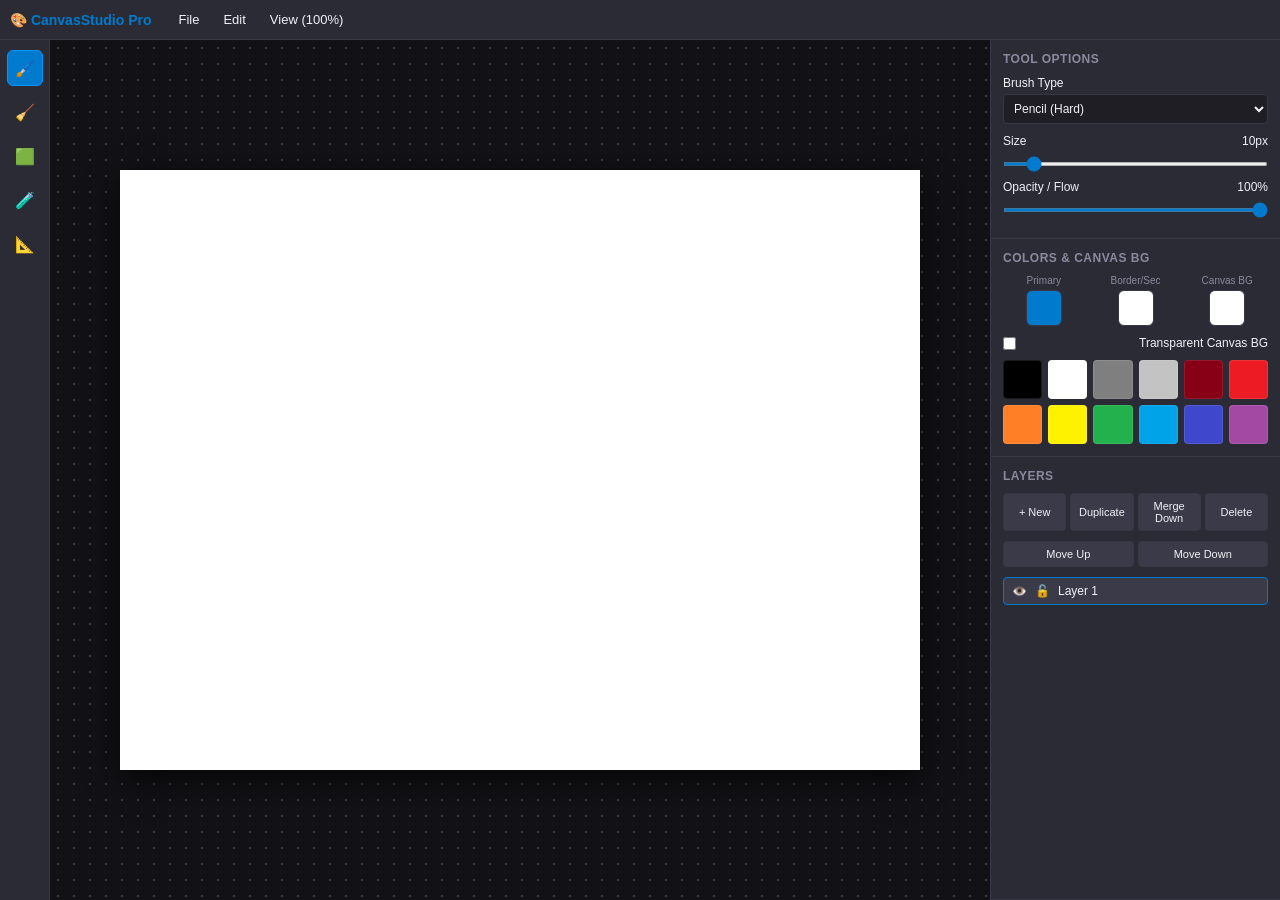
<file: CanvasStudio.html>
<!DOCTYPE html>
<html lang="en">
<head>
  <meta charset="UTF-8">
  <meta name="viewport" content="width=device-width, initial-scale=1.0">
  <title>CanvasStudio</title>
  <link rel="stylesheet" href="cs.css">
</head>
<body>

  <!-- TOP MENU BAR -->
  <header class="top-bar">
    <div class="menu-group">
      <div class="app-title">🎨 CanvasStudio Pro</div>
      
      <div class="dropdown">
        <button class="menu-btn">File</button>
        <div class="dropdown-content">
          <button id="menu-new">New Canvas...</button>
          <button id="menu-open">Open Image...</button>
          <button id="menu-save">Save Project State</button>
          <button id="menu-export">Export Image... <span class="shortcut">PNG/JPG</span></button>
          <button id="menu-print">Print Canvas</button>
        </div>
      </div>

      <div class="dropdown">
        <button class="menu-btn">Edit</button>
        <div class="dropdown-content">
          <button id="menu-undo">Undo <span class="shortcut">Ctrl+Z</span></button>
          <button id="menu-redo">Redo <span class="shortcut">Ctrl+Y</span></button>
          <button id="menu-cut">Cut <span class="shortcut">Ctrl+X</span></button>
          <button id="menu-copy">Copy <span class="shortcut">Ctrl+C</span></button>
          <button id="menu-paste">Paste <span class="shortcut">Ctrl+V</span></button>
          <button id="menu-resize" style="border-top: 1px solid var(--border-color);">Resize Canvas...</button>
        </div>
      </div>

      <div class="dropdown">
        <button class="menu-btn">View <span id="zoom-indicator"></span></button>
        <div class="dropdown-content">
          <button id="menu-zoom-in">Zoom In <span class="shortcut">Ctrl++</span></button>
          <button id="menu-zoom-out">Zoom Out <span class="shortcut">Ctrl+-</span></button>
          <button id="menu-zoom-reset">Reset Zoom <span class="shortcut">Ctrl+0</span></button>
        </div>
      </div>
    </div>
  </header>

  <!-- MAIN WORKSPACE -->
  <div class="workspace">

    <!-- LEFT TOOLBAR -->
    <nav class="left-toolbar">
      <button class="tool-btn active" id="tool-brush" title="Brush Tool (B)">🖌️</button>
      <button class="tool-btn" id="tool-eraser" title="Eraser Tool (E)">🧹</button>
      <button class="tool-btn" id="tool-shape" title="Shapes Tool (S)">🟩</button>
      <button class="tool-btn" id="tool-eyedropper" title="Eyedropper Tool (I)">🧪</button>
      <button class="tool-btn" id="tool-transform" title="Transform Layer (T)">📐</button>
    </nav>

    <!-- CENTER CANVAS WORKSPACE -->
    <main class="canvas-container" id="canvas-container">
      <div class="canvas-viewport" id="canvas-viewport">
        <!-- Canvas layers & preview canvas will be dynamically injected here -->
      </div>
    </main>

    <!-- RIGHT CONTROL PANELS -->
    <aside class="right-sidebar">

      <!-- TOOL OPTIONS PANEL -->
      <section class="panel">
        <div class="panel-title">Tool Options</div>
        
        <!-- BRUSH OPTIONS -->
        <div id="panel-brush-options">
          <div class="control-group">
            <label>Brush Type</label>
            <select id="brush-type">
              <option value="pencil">Pencil (Hard)</option>
              <option value="marker">Marker (Semi-transparent)</option>
              <option value="airbrush">Airbrush (Soft)</option>
              <option value="watercolor">Watercolor (Dynamic)</option>
            </select>
          </div>

          <div class="control-group">
            <label>Size <span id="val-size">10px</span></label>
            <input type="range" id="brush-size" min="1" max="100" value="10">
          </div>

          <div class="control-group">
            <label>Opacity / Flow <span id="val-opacity">100%</span></label>
            <input type="range" id="brush-opacity" min="1" max="100" value="100">
          </div>
        </div>

        <!-- ERASER OPTIONS -->
        <div id="panel-eraser-options" style="display:none;">
          <div class="control-group">
            <label>Size <span id="val-eraser-size">10px</span></label>
            <input type="range" id="eraser-size" min="1" max="100" value="10">
          </div>
          <div class="control-group">
            <label>Hardness / Feather <span id="val-hardness">80%</span></label>
            <input type="range" id="eraser-hardness" min="0" max="100" value="80">
          </div>
        </div>

        <!-- SHAPE OPTIONS -->
        <div id="panel-shape-options" style="display:none;">
          <div class="control-group">
            <label>Shape Type</label>
            <select id="shape-type">
              <option value="rectangle">Rectangle</option>
              <option value="circle">Circle / Ellipse</option>
              <option value="line">Line</option>
              <option value="triangle">Triangle</option>
            </select>
          </div>

          <div class="control-group">
            <label class="checkbox-group">
              <input type="checkbox" id="shape-fill-enable" checked> Enable Fill
            </label>
          </div>

          <div class="control-group">
            <label class="checkbox-group">
              <input type="checkbox" id="shape-border-enable" checked> Enable Border
            </label>
          </div>

          <div class="control-group">
            <label>Border Width <span id="val-border-width">4px</span></label>
            <input type="range" id="shape-border-width" min="1" max="50" value="4">
          </div>

          <div class="control-group">
            <label>Opacity <span id="val-shape-opacity">100%</span></label>
            <input type="range" id="shape-opacity" min="1" max="100" value="100">
          </div>
        </div>
      </section>

      <!-- COLOR PALETTE & CANVAS BACKGROUND -->
      <section class="panel">
        <div class="panel-title">Colors & Canvas BG</div>
        <div class="color-picker-wrapper">
          <div class="color-picker-item">
            <label>Primary</label>
            <input type="color" id="color-picker" value="#007acc">
          </div>
          <div class="color-picker-item">
            <label>Border/Sec</label>
            <input type="color" id="color-border-picker" value="#ffffff">
          </div>
          <div class="color-picker-item">
            <label>Canvas BG</label>
            <input type="color" id="canvas-bg-picker" value="#ffffff">
          </div>
        </div>

        <div class="control-group">
          <label class="checkbox-group" style="margin-bottom:8px;">
            <input type="checkbox" id="canvas-transparent-toggle"> Transparent Canvas BG
          </label>
        </div>

        <div class="swatches" id="swatches"></div>
      </section>

      <!-- LAYERS PANEL -->
      <section class="panel" style="flex:1;">
        <div class="panel-title">Layers</div>
        <div class="layer-controls">
          <button class="btn-small" id="btn-add-layer" title="Add Layer">+ New</button>
          <button class="btn-small" id="btn-dup-layer" title="Duplicate Layer">Duplicate</button>
          <button class="btn-small" id="btn-merge-layer" title="Merge Down">Merge Down</button>
          <button class="btn-small" id="btn-del-layer" title="Delete Layer">Delete</button>
        </div>
        <div class="layer-controls">
          <button class="btn-small" id="btn-layer-up">Move Up</button>
          <button class="btn-small" id="btn-layer-down">Move Down</button>
        </div>
        <div class="layers-list" id="layers-list"></div>
      </section>

    </aside>
  </div>

  <input type="file" id="file-input" accept="image/*">

  <script>
    /**
     * CanvasStudio Engine Core Implementation
     */
    class DrawingApp {
      constructor() {
        // App State
        this.width = 800;
        this.height = 600;
        this.zoomLevel = 1.0; // Added Zoom State
        this.activeTool = 'brush'; // 'brush', 'eraser', 'shape', 'eyedropper', 'transform'
        this.activeBrushType = 'pencil';
        this.brushSize = 10;
        this.brushOpacity = 1.0;
        this.eraserHardness = 0.8;
        
        // Primary, Secondary, Background Colors
        this.primaryColor = '#007acc';
        this.borderColor = '#ffffff';
        this.canvasBgColor = '#ffffff';
        this.isCanvasTransparent = false;

        // Shape Properties
        this.activeShapeType = 'rectangle';
        this.shapeFillEnable = true;
        this.shapeBorderEnable = true;
        this.shapeBorderWidth = 4;
        this.shapeOpacity = 1.0;

        // Layers Stack
        this.layers = [];
        this.activeLayerIndex = -1;
        this.layerCounter = 0;

        // Clipboard
        this.clipboardData = null;

        // History State Stack
        this.history = [];
        this.historyStep = -1;
        this.maxHistory = 20;

        // Input Handling & Canvas Mechanics
        this.isDrawing = false;
        this.lastPoint = null;
        this.shapeStartPoint = null;

        // Transform Tool Mechanics
        this.isTransforming = false;
        this.transformStart = { x: 0, y: 0 };

        // DOM Elements
        this.viewport = document.getElementById('canvas-viewport');
        this.layersListEl = document.getElementById('layers-list');
        this.fileInput = document.getElementById('file-input');
        this.zoomIndicator = document.getElementById('zoom-indicator');

        // Preview Canvas initialization (for vector shapes live drawing)
        this.previewCanvas = document.createElement('canvas');
        this.previewCanvas.id = 'preview-canvas';
        this.previewCanvas.className = 'layer-canvas';
        this.previewCtx = this.previewCanvas.getContext('2d');

        this.initUI();
        this.initCanvasViewport(this.width, this.height);
        this.addLayer("Layer 1", false);
        this.saveHistoryState();
      }

      /* --- INITIALIZATION & UI SETUP --- */
      initUI() {
        // Tool Buttons Navigation
        ['brush', 'eraser', 'shape', 'eyedropper', 'transform'].forEach(tool => {
          document.getElementById(`tool-${tool}`).addEventListener('click', () => this.setTool(tool));
        });

        this.updateToolOptionsPanels();

        // Brush Settings Controls
        document.getElementById('brush-type').addEventListener('change', (e) => this.activeBrushType = e.target.value);
        
        const sizeInput = document.getElementById('brush-size');
        sizeInput.addEventListener('input', (e) => {
          this.brushSize = parseInt(e.target.value, 10);
          document.getElementById('val-size').innerText = `${this.brushSize}px`;
        });

        const opacityInput = document.getElementById('brush-opacity');
        opacityInput.addEventListener('input', (e) => {
          this.brushOpacity = parseInt(e.target.value, 10) / 100;
          document.getElementById('val-opacity').innerText = `${e.target.value}%`;
        });

        // Eraser Controls
        const eraserSizeInput = document.getElementById('eraser-size');
        eraserSizeInput.addEventListener('input', (e) => {
          this.brushSize = parseInt(e.target.value, 10);
          document.getElementById('val-eraser-size').innerText = `${this.brushSize}px`;
        });

        const hardnessInput = document.getElementById('eraser-hardness');
        hardnessInput.addEventListener('input', (e) => {
          this.eraserHardness = parseInt(e.target.value, 10) / 100;
          document.getElementById('val-hardness').innerText = `${e.target.value}%`;
        });

        // Shape Controls Setup
        document.getElementById('shape-type').addEventListener('change', (e) => this.activeShapeType = e.target.value);
        document.getElementById('shape-fill-enable').addEventListener('change', (e) => this.shapeFillEnable = e.target.checked);
        document.getElementById('shape-border-enable').addEventListener('change', (e) => this.shapeBorderEnable = e.target.checked);

        const borderWidthInput = document.getElementById('shape-border-width');
        borderWidthInput.addEventListener('input', (e) => {
          this.shapeBorderWidth = parseInt(e.target.value, 10);
          document.getElementById('val-border-width').innerText = `${this.shapeBorderWidth}px`;
        });

        const shapeOpacityInput = document.getElementById('shape-opacity');
        shapeOpacityInput.addEventListener('input', (e) => {
          this.shapeOpacity = parseInt(e.target.value, 10) / 100;
          document.getElementById('val-shape-opacity').innerText = `${e.target.value}%`;
        });

        // Color Pickers Setup
        const colorPicker = document.getElementById('color-picker');
        const colorBorderPicker = document.getElementById('color-border-picker');
        const canvasBgPicker = document.getElementById('canvas-bg-picker');
        const transparentToggle = document.getElementById('canvas-transparent-toggle');

        colorPicker.addEventListener('input', (e) => this.primaryColor = e.target.value);
        colorBorderPicker.addEventListener('input', (e) => this.borderColor = e.target.value);

        canvasBgPicker.addEventListener('input', (e) => {
          this.canvasBgColor = e.target.value;
          this.updateCanvasBackground();
        });

        transparentToggle.addEventListener('change', (e) => {
          this.isCanvasTransparent = e.target.checked;
          this.updateCanvasBackground();
        });

        const swatchColors = ['#000000', '#ffffff', '#7f7f7f', '#c3c3c3', '#880015', '#ed1c24', 
                              '#ff7f27', '#fff200', '#22b14c', '#00a2e8', '#3f48cc', '#a349a4'];
        const swatchesContainer = document.getElementById('swatches');
        swatchColors.forEach(color => {
          const el = document.createElement('div');
          el.className = 'swatch';
          el.style.backgroundColor = color;
          el.addEventListener('click', () => {
            this.primaryColor = color;
            colorPicker.value = color;
          });
          swatchesContainer.appendChild(el);
        });

        // Layer Action Controls
        document.getElementById('btn-add-layer').addEventListener('click', () => this.addLayer());
        document.getElementById('btn-dup-layer').addEventListener('click', () => this.duplicateActiveLayer());
        document.getElementById('btn-del-layer').addEventListener('click', () => this.deleteActiveLayer());
        document.getElementById('btn-merge-layer').addEventListener('click', () => this.mergeLayerDown());
        document.getElementById('btn-layer-up').addEventListener('click', () => this.moveLayerOrder(-1));
        document.getElementById('btn-layer-down').addEventListener('click', () => this.moveLayerOrder(1));

        // Top Bar Dropdowns Menu Actions
        document.getElementById('menu-new').addEventListener('click', () => this.promptNewCanvas());
        document.getElementById('menu-open').addEventListener('click', () => this.fileInput.click());
        document.getElementById('menu-save').addEventListener('click', () => this.saveProjectState());
        document.getElementById('menu-export').addEventListener('click', () => this.exportImage());
        document.getElementById('menu-print').addEventListener('click', () => this.printCanvas());

        // Edit Actions including Resize
        document.getElementById('menu-undo').addEventListener('click', () => this.undo());
        document.getElementById('menu-redo').addEventListener('click', () => this.redo());
        document.getElementById('menu-cut').addEventListener('click', () => this.cut());
        document.getElementById('menu-copy').addEventListener('click', () => this.copy());
        document.getElementById('menu-paste').addEventListener('click', () => this.paste());
        document.getElementById('menu-resize').addEventListener('click', () => this.promptResizeCanvas());

        // View Actions for Zoom
        document.getElementById('menu-zoom-in').addEventListener('click', () => this.zoomIn());
        document.getElementById('menu-zoom-out').addEventListener('click', () => this.zoomOut());
        document.getElementById('menu-zoom-reset').addEventListener('click', () => this.resetZoom());

        this.fileInput.addEventListener('change', (e) => this.handleFileOpen(e));

        // Keyboard Shortcuts Handler
        window.addEventListener('keydown', (e) => {
          if (e.target.tagName === 'INPUT' || e.target.tagName === 'SELECT') return;
          
          if ((e.ctrlKey || e.metaKey) && e.key.toLowerCase() === 'z') {
            e.preventDefault();
            e.shiftKey ? this.redo() : this.undo();
          } else if ((e.ctrlKey || e.metaKey) && e.key.toLowerCase() === 'y') {
            e.preventDefault();
            this.redo();
          } else if ((e.ctrlKey || e.metaKey) && e.key.toLowerCase() === 'x') {
            e.preventDefault();
            this.cut();
          } else if ((e.ctrlKey || e.metaKey) && e.key.toLowerCase() === 'c') {
            e.preventDefault();
            this.copy();
          } else if ((e.ctrlKey || e.metaKey) && e.key.toLowerCase() === 'v') {
            e.preventDefault();
            this.paste();
          } else if ((e.ctrlKey || e.metaKey) && (e.key === '=' || e.key === '+')) {
            e.preventDefault();
            this.zoomIn();
          } else if ((e.ctrlKey || e.metaKey) && e.key === '-') {
            e.preventDefault();
            this.zoomOut();
          } else if ((e.ctrlKey || e.metaKey) && e.key === '0') {
            e.preventDefault();
            this.resetZoom();
          } else if (e.key.toLowerCase() === 'b') {
            this.setTool('brush');
          } else if (e.key.toLowerCase() === 'e') {
            this.setTool('eraser');
          } else if (e.key.toLowerCase() === 's') {
            this.setTool('shape');
          } else if (e.key.toLowerCase() === 'i') {
            this.setTool('eyedropper');
          } else if (e.key.toLowerCase() === 't') {
            this.setTool('transform');
          }
        });

        // Pointer Events setup
        this.viewport.addEventListener('mousedown', (e) => this.handlePointerDown(e));
        window.addEventListener('mousemove', (e) => this.handlePointerMove(e));
        window.addEventListener('mouseup', () => this.handlePointerUp());

        this.viewport.addEventListener('touchstart', (e) => this.handlePointerDown(e.touches[0]), {passive: false});
        window.addEventListener('touchmove', (e) => this.handlePointerMove(e.touches[0]), {passive: false});
        window.addEventListener('touchend', () => this.handlePointerUp());
      }

      initCanvasViewport(w, h) {
        this.width = w;
        this.height = h;
        this.viewport.style.width = `${w}px`;
        this.viewport.style.height = `${h}px`;
        
        this.previewCanvas.width = w;
        this.previewCanvas.height = h;

        this.resetZoom();
        this.updateCanvasBackground();
      }

      updateCanvasBackground() {
        if (this.isCanvasTransparent) {
          this.viewport.classList.add('checkerboard');
          this.viewport.style.backgroundColor = 'transparent';
        } else {
          this.viewport.classList.remove('checkerboard');
          this.viewport.style.backgroundColor = this.canvasBgColor;
        }
      }

      setTool(tool) {
        this.activeTool = tool;
        document.querySelectorAll('.tool-btn').forEach(btn => btn.classList.remove('active'));
        document.getElementById(`tool-${tool}`).classList.add('active');
        this.updateToolOptionsPanels();
      }

      updateToolOptionsPanels() {
        document.getElementById('panel-brush-options').style.display = this.activeTool === 'brush' ? 'block' : 'none';
        document.getElementById('panel-eraser-options').style.display = this.activeTool === 'eraser' ? 'block' : 'none';
        document.getElementById('panel-shape-options').style.display = this.activeTool === 'shape' ? 'block' : 'none';
      }

      /* --- ZOOM & RESIZE MANAGEMENT --- */
      zoomIn() { this.setZoom(this.zoomLevel + 0.2); }
      zoomOut() { this.setZoom(this.zoomLevel - 0.2); }
      resetZoom() { this.setZoom(1.0); }

      setZoom(level) {
        this.zoomLevel = Math.max(0.2, Math.min(level, 5.0)); // Boundary 20% to 500%
        this.viewport.style.transform = `scale(${this.zoomLevel})`;
        this.zoomIndicator.innerText = `(${Math.round(this.zoomLevel * 100)}%)`;
      }

      promptResizeCanvas() {
        const w = prompt("Enter new canvas width (px):", this.width);
        const h = prompt("Enter new canvas height (px):", this.height);
        
        if (w && h) {
          const newW = parseInt(w, 10);
          const newH = parseInt(h, 10);
          if (newW > 0 && newH > 0) {
            this.resizeCanvas(newW, newH);
          }
        }
      }

      resizeCanvas(newW, newH) {
        this.width = newW;
        this.height = newH;
        this.viewport.style.width = `${newW}px`;
        this.viewport.style.height = `${newH}px`;
        
        this.previewCanvas.width = newW;
        this.previewCanvas.height = newH;

        // Iterate through all layers, backing up content and drawing it onto newly resized canvas
        this.layers.forEach(layer => {
          const tempCanvas = document.createElement('canvas');
          tempCanvas.width = layer.canvas.width;
          tempCanvas.height = layer.canvas.height;
          tempCanvas.getContext('2d').drawImage(layer.canvas, 0, 0);

          layer.canvas.width = newW;
          layer.canvas.height = newH;
          layer.ctx.drawImage(tempCanvas, 0, 0);
        });

        this.saveHistoryState();
      }

      /* --- LAYER MANAGEMENT SYSTEM --- */
      addLayer(name = null, fillWhite = false) {
        this.layerCounter++;
        const layerName = name || `Layer ${this.layerCounter}`;
        
        const canvas = document.createElement('canvas');
        canvas.width = this.width;
        canvas.height = this.height;
        canvas.className = 'layer-canvas';
        
        const ctx = canvas.getContext('2d', { willReadFrequently: true });

        if (fillWhite) {
          ctx.fillStyle = '#ffffff';
          ctx.fillRect(0, 0, this.width, this.height);
        }

        const layer = {
          id: Date.now() + Math.random(),
          name: layerName,
          canvas: canvas,
          ctx: ctx,
          visible: true,
          locked: false
        };

        const insertIndex = this.activeLayerIndex >= 0 ? this.activeLayerIndex + 1 : this.layers.length;
        this.layers.splice(insertIndex, 0, layer);
        this.activeLayerIndex = insertIndex;

        this.renderLayerStack();
        this.updateLayersUI();
        return layer;
      }

      renderLayerStack() {
        this.viewport.innerHTML = '';
        this.layers.forEach(layer => {
          layer.canvas.style.display = layer.visible ? 'block' : 'none';
          this.viewport.appendChild(layer.canvas);
        });
        // Always append vector preview canvas on top
        this.viewport.appendChild(this.previewCanvas);
      }

      updateLayersUI() {
        this.layersListEl.innerHTML = '';
        
        [...this.layers].reverse().forEach((layer, revIdx) => {
          const actualIndex = this.layers.length - 1 - revIdx;
          
          const item = document.createElement('div');
          item.className = `layer-item ${actualIndex === this.activeLayerIndex ? 'active' : ''}`;
          
          const visBtn = document.createElement('button');
          visBtn.className = `layer-icon-btn ${layer.visible ? 'active' : ''}`;
          visBtn.innerText = layer.visible ? '👁️' : '🙈';
          visBtn.onclick = (e) => {
            e.stopPropagation();
            layer.visible = !layer.visible;
            this.renderLayerStack();
            this.updateLayersUI();
          };

          const lockBtn = document.createElement('button');
          lockBtn.className = `layer-icon-btn ${layer.locked ? 'active' : ''}`;
          lockBtn.innerText = layer.locked ? '🔒' : '🔓';
          lockBtn.onclick = (e) => {
            e.stopPropagation();
            layer.locked = !layer.locked;
            this.updateLayersUI();
          };

          const nameEl = document.createElement('span');
          nameEl.className = 'layer-name';
          nameEl.innerText = layer.name;

          item.appendChild(visBtn);
          item.appendChild(lockBtn);
          item.appendChild(nameEl);

          item.onclick = () => {
            this.activeLayerIndex = actualIndex;
            this.updateLayersUI();
          };

          this.layersListEl.appendChild(item);
        });
      }

      getActiveLayer() {
        if (this.activeLayerIndex < 0 || this.activeLayerIndex >= this.layers.length) return null;
        return this.layers[this.activeLayerIndex];
      }

      deleteActiveLayer() {
        if (this.layers.length <= 1) return;
        this.layers.splice(this.activeLayerIndex, 1);
        this.activeLayerIndex = Math.max(0, this.activeLayerIndex - 1);
        this.renderLayerStack();
        this.updateLayersUI();
        this.saveHistoryState();
      }

      duplicateActiveLayer() {
        const active = this.getActiveLayer();
        if (!active) return;
        
        const newLayer = this.addLayer(`${active.name} Copy`);
        newLayer.ctx.drawImage(active.canvas, 0, 0);
        this.saveHistoryState();
      }

      mergeLayerDown() {
        if (this.activeLayerIndex <= 0) return;
        
        const currentLayer = this.layers[this.activeLayerIndex];
        const targetLayer = this.layers[this.activeLayerIndex - 1];

        targetLayer.ctx.drawImage(currentLayer.canvas, 0, 0);
        this.layers.splice(this.activeLayerIndex, 1);
        this.activeLayerIndex--;
        
        this.renderLayerStack();
        this.updateLayersUI();
        this.saveHistoryState();
      }

      moveLayerOrder(direction) {
        const targetIdx = this.activeLayerIndex + direction;
        if (targetIdx < 0 || targetIdx >= this.layers.length) return;

        const temp = this.layers[this.activeLayerIndex];
        this.layers[this.activeLayerIndex] = this.layers[targetIdx];
        this.layers[targetIdx] = temp;
        
        this.activeLayerIndex = targetIdx;
        this.renderLayerStack();
        this.updateLayersUI();
        this.saveHistoryState();
      }

      /* --- INPUT DRAWING & SHAPE ENGINE --- */
      getCanvasCoordinates(e) {
        const rect = this.viewport.getBoundingClientRect();
        // Uses width ratio to interpret coordinates accurately even while zoomed
        const scaleX = this.width / rect.width;
        const scaleY = this.height / rect.height;
        return {
          x: (e.clientX - rect.left) * scaleX,
          y: (e.clientY - rect.top) * scaleY
        };
      }

      handlePointerDown(e) {
        const activeLayer = this.getActiveLayer();
        if (!activeLayer || !activeLayer.visible || activeLayer.locked) return;

        const pos = this.getCanvasCoordinates(e);

        if (this.activeTool === 'eyedropper') {
          this.pickColor(pos.x, pos.y);
          return;
        }

        if (this.activeTool === 'transform') {
          this.isTransforming = true;
          this.transformStart = pos;
          return;
        }

        this.isDrawing = true;
        this.lastPoint = pos;
        this.shapeStartPoint = pos;

        if (this.activeTool === 'brush' || this.activeTool === 'eraser') {
          this.drawStroke(pos, pos);
        }
      }

      handlePointerMove(e) {
        const pos = this.getCanvasCoordinates(e);

        if (this.isTransforming) {
          const dx = pos.x - this.transformStart.x;
          const dy = pos.y - this.transformStart.y;
          this.transformLayer(dx, dy);
          this.transformStart = pos;
          return;
        }

        if (!this.isDrawing) return;

        if (this.activeTool === 'brush' || this.activeTool === 'eraser') {
          this.drawStroke(this.lastPoint, pos);
          this.lastPoint = pos;
        } else if (this.activeTool === 'shape') {
          // Render dynamic preview of the vector shape on top
          this.previewCtx.clearRect(0, 0, this.width, this.height);
          this.renderShape(this.previewCtx, this.shapeStartPoint, pos);
        }
      }

      handlePointerUp(e) {
        if (!this.isDrawing && !this.isTransforming) return;

        if (this.activeTool === 'shape' && this.isDrawing) {
          const activeLayer = this.getActiveLayer();
          if (activeLayer && this.lastPoint) {
            // Commit shape from preview onto active layer context
            this.renderShape(activeLayer.ctx, this.shapeStartPoint, this.lastPoint);
            this.previewCtx.clearRect(0, 0, this.width, this.height);
          }
        }

        this.isDrawing = false;
        this.isTransforming = false;
        this.saveHistoryState();
      }

      drawStroke(start, end) {
        const layer = this.getActiveLayer();
        if (!layer) return;
        const ctx = layer.ctx;

        ctx.save();
        if (this.activeTool === 'eraser') {
          this.applyEraserStroke(ctx, start, end);
        } else if (this.activeTool === 'brush') {
          this.applyBrushStroke(ctx, start, end);
        }
        ctx.restore();
      }

      applyBrushStroke(ctx, start, end) {
        ctx.globalAlpha = this.brushOpacity;
        ctx.fillStyle = this.primaryColor;
        ctx.strokeStyle = this.primaryColor;

        switch (this.activeBrushType) {
          case 'pencil':
            ctx.lineCap = 'round';
            ctx.lineJoin = 'round';
            ctx.lineWidth = this.brushSize;
            ctx.beginPath();
            ctx.moveTo(start.x, start.y);
            ctx.lineTo(end.x, end.y);
            ctx.stroke();
            break;

          case 'marker':
            ctx.globalAlpha = this.brushOpacity * 0.4;
            ctx.lineCap = 'square';
            ctx.lineWidth = this.brushSize;
            ctx.beginPath();
            ctx.moveTo(start.x, start.y);
            ctx.lineTo(end.x, end.y);
            ctx.stroke();
            break;

          case 'airbrush':
            const dist = Math.hypot(end.x - start.x, end.y - start.y);
            const steps = Math.max(1, Math.floor(dist / 2));
            const radius = this.brushSize;

            for (let i = 0; i < steps; i++) {
              const lx = start.x + (end.x - start.x) * (i / steps);
              const ly = start.y + (end.y - start.y) * (i / steps);
              
              const grad = ctx.createRadialGradient(lx, ly, 0, lx, ly, radius);
              grad.addColorStop(0, this.primaryColor);
              grad.addColorStop(1, 'transparent');
              
              ctx.fillStyle = grad;
              ctx.beginPath();
              ctx.arc(lx, ly, radius, 0, Math.PI * 2);
              ctx.fill();
            }
            break;

          case 'watercolor':
            ctx.globalAlpha = this.brushOpacity * 0.15;
            ctx.lineCap = 'round';
            ctx.lineWidth = this.brushSize;

            for (let i = 0; i < 3; i++) {
              const offsetX = (Math.random() - 0.5) * (this.brushSize * 0.2);
              const offsetY = (Math.random() - 0.5) * (this.brushSize * 0.2);
              ctx.beginPath();
              ctx.moveTo(start.x + offsetX, start.y + offsetY);
              ctx.lineTo(end.x + offsetX, end.y + offsetY);
              ctx.stroke();
            }
            break;
        }
      }

      applyEraserStroke(ctx, start, end) {
        ctx.globalCompositeOperation = 'destination-out';
        
        const dist = Math.hypot(end.x - start.x, end.y - start.y);
        const steps = Math.max(1, Math.floor(dist / 2));
        const radius = this.brushSize / 2;

        for (let i = 0; i <= steps; i++) {
          const x = start.x + (end.x - start.x) * (i / steps);
          const y = start.y + (end.y - start.y) * (i / steps);

          const grad = ctx.createRadialGradient(x, y, radius * this.eraserHardness, x, y, radius);
          grad.addColorStop(0, 'rgba(0,0,0,1)');
          grad.addColorStop(1, 'rgba(0,0,0,0)');

          ctx.fillStyle = grad;
          ctx.beginPath();
          ctx.arc(x, y, radius, 0, Math.PI * 2);
          ctx.fill();
        }
      }

      /* --- SHAPE RENDERING ENGINE --- */
      renderShape(ctx, start, current) {
        ctx.save();
        ctx.globalAlpha = this.shapeOpacity;
        ctx.fillStyle = this.primaryColor;
        ctx.strokeStyle = this.borderColor;
        ctx.lineWidth = this.shapeBorderWidth;

        const x = Math.min(start.x, current.x);
        const y = Math.min(start.y, current.y);
        const w = Math.abs(current.x - start.x);
        const h = Math.abs(current.y - start.y);

        ctx.beginPath();

        switch (this.activeShapeType) {
          case 'rectangle':
            ctx.rect(x, y, w, h);
            break;

          case 'circle':
            const rx = w / 2;
            const ry = h / 2;
            const cx = x + rx;
            const cy = y + ry;
            ctx.ellipse(cx, cy, Math.max(0, rx), Math.max(0, ry), 0, 0, 2 * Math.PI);
            break;

          case 'line':
            ctx.moveTo(start.x, start.y);
            ctx.lineTo(current.x, current.y);
            break;

          case 'triangle':
            ctx.moveTo(x + w / 2, y);
            ctx.lineTo(x + w, y + h);
            ctx.lineTo(x, y + h);
            ctx.closePath();
            break;
        }

        if (this.activeShapeType !== 'line' && this.shapeFillEnable) {
          ctx.fill();
        }

        if (this.shapeBorderEnable || this.activeShapeType === 'line') {
          ctx.stroke();
        }

        ctx.restore();
      }

      /* --- COLOR PICKER / EYEDROPPER --- */
      pickColor(x, y) {
        const compositeCanvas = document.createElement('canvas');
        compositeCanvas.width = this.width;
        compositeCanvas.height = this.height;
        const compCtx = compositeCanvas.getContext('2d');

        if (!this.isCanvasTransparent) {
          compCtx.fillStyle = this.canvasBgColor;
          compCtx.fillRect(0, 0, this.width, this.height);
        }

        this.layers.forEach(l => {
          if (l.visible) compCtx.drawImage(l.canvas, 0, 0);
        });

        const pixel = compCtx.getImageData(Math.floor(x), Math.floor(y), 1, 1).data;
        const hex = `#${((1 << 24) + (pixel[0] << 16) + (pixel[1] << 8) + pixel[2]).toString(16).slice(1)}`;
        
        this.primaryColor = hex;
        document.getElementById('color-picker').value = hex;
      }

      /* --- TRANSFORM TOOL --- */
      transformLayer(dx, dy) {
        const layer = this.getActiveLayer();
        if (!layer) return;

        const tempCanvas = document.createElement('canvas');
        tempCanvas.width = this.width;
        tempCanvas.height = this.height;
        const tempCtx = tempCanvas.getContext('2d');

        tempCtx.drawImage(layer.canvas, 0, 0);
        layer.ctx.clearRect(0, 0, this.width, this.height);
        layer.ctx.drawImage(tempCanvas, dx, dy);
      }

      /* --- EDIT / CLIPBOARD OPERATIONS --- */
      cut() {
        this.copy();
        const layer = this.getActiveLayer();
        if (layer) {
          layer.ctx.clearRect(0, 0, this.width, this.height);
          this.saveHistoryState();
        }
      }

      copy() {
        const layer = this.getActiveLayer();
        if (!layer) return;
        this.clipboardData = layer.ctx.getImageData(0, 0, this.width, this.height);
      }

      paste() {
        if (!this.clipboardData) return;
        const newLayer = this.addLayer("Pasted Layer");
        newLayer.ctx.putImageData(this.clipboardData, 0, 0);
        this.saveHistoryState();
      }

      /* --- UNDO / REDO HISTORY SYSTEM --- */
      saveHistoryState() {
        if (this.historyStep < this.history.length - 1) {
          this.history = this.history.slice(0, this.historyStep + 1);
        }

        const snapshot = this.layers.map(layer => {
          const canvasCopy = document.createElement('canvas');
          canvasCopy.width = this.width;
          canvasCopy.height = this.height;
          canvasCopy.getContext('2d').drawImage(layer.canvas, 0, 0);

          return {
            id: layer.id,
            name: layer.name,
            visible: layer.visible,
            locked: layer.locked,
            canvasCopy: canvasCopy
          };
        });

        this.history.push({
          activeLayerIndex: this.activeLayerIndex,
          canvasBgColor: this.canvasBgColor,
          isCanvasTransparent: this.isCanvasTransparent,
          snapshot: snapshot
        });

        if (this.history.length > this.maxHistory) {
          this.history.shift();
        } else {
          this.historyStep++;
        }
      }

      restoreHistoryState(state) {
        this.canvasBgColor = state.canvasBgColor;
        this.isCanvasTransparent = state.isCanvasTransparent;
        document.getElementById('canvas-bg-picker').value = this.canvasBgColor;
        document.getElementById('canvas-transparent-toggle').checked = this.isCanvasTransparent;
        this.updateCanvasBackground();

        this.layers = state.snapshot.map(item => {
          const canvas = document.createElement('canvas');
          canvas.width = this.width;
          canvas.height = this.height;
          canvas.className = 'layer-canvas';
          const ctx = canvas.getContext('2d', { willReadFrequently: true });
          ctx.drawImage(item.canvasCopy, 0, 0);

          return {
            id: item.id,
            name: item.name,
            canvas: canvas,
            ctx: ctx,
            visible: item.visible,
            locked: item.locked
          };
        });

        this.activeLayerIndex = Math.min(state.activeLayerIndex, this.layers.length - 1);
        this.renderLayerStack();
        this.updateLayersUI();
      }

      undo() {
        if (this.historyStep > 0) {
          this.historyStep--;
          this.restoreHistoryState(this.history[this.historyStep]);
        }
      }

      redo() {
        if (this.historyStep < this.history.length - 1) {
          this.historyStep++;
          this.restoreHistoryState(this.history[this.historyStep]);
        }
      }

      /* --- FILE OPERATIONS --- */
      promptNewCanvas() {
        const w = prompt("Enter canvas width (px):", this.width);
        const h = prompt("Enter canvas height (px):", this.height);
        
        if (w && h) {
          this.layers = [];
          this.history = [];
          this.historyStep = -1;
          this.initCanvasViewport(parseInt(w, 10), parseInt(h, 10));
          this.addLayer("Background", false);
          this.saveHistoryState();
        }
      }

      handleFileOpen(e) {
        const file = e.target.files[0];
        if (!file) return;

        const reader = new FileReader();
        reader.onload = (event) => {
          const img = new Image();
          img.onload = () => {
            const layer = this.addLayer(file.name.split('.')[0]);
            layer.ctx.drawImage(img, 0, 0, this.width, this.height);
            this.saveHistoryState();
          };
          img.src = event.target.result;
        };
        reader.readAsDataURL(file);
      }

      exportImage() {
        const exportCanvas = document.createElement('canvas');
        exportCanvas.width = this.width;
        exportCanvas.height = this.height;
        const expCtx = exportCanvas.getContext('2d');

        if (!this.isCanvasTransparent) {
          expCtx.fillStyle = this.canvasBgColor;
          expCtx.fillRect(0, 0, this.width, this.height);
        }

        this.layers.forEach(layer => {
          if (layer.visible) expCtx.drawImage(layer.canvas, 0, 0);
        });

        const link = document.createElement('a');
        link.download = `artwork-${Date.now()}.png`;
        link.href = exportCanvas.toDataURL('image/png');
        link.click();
      }

      saveProjectState() {
        const projectData = {
          width: this.width,
          height: this.height,
          canvasBgColor: this.canvasBgColor,
          isCanvasTransparent: this.isCanvasTransparent,
          layers: this.layers.map(l => ({
            name: l.name,
            visible: l.visible,
            locked: l.locked,
            dataURL: l.canvas.toDataURL()
          }))
        };

        const blob = new Blob([JSON.stringify(projectData)], { type: 'application/json' });
        const link = document.createElement('a');
        link.download = `project-${Date.now()}.studio`;
        link.href = URL.createObjectURL(blob);
        link.click();
      }

      printCanvas() {
        const exportCanvas = document.createElement('canvas');
        exportCanvas.width = this.width;
        exportCanvas.height = this.height;
        const expCtx = exportCanvas.getContext('2d');

        if (!this.isCanvasTransparent) {
          expCtx.fillStyle = this.canvasBgColor;
          expCtx.fillRect(0, 0, this.width, this.height);
        }

        this.layers.forEach(layer => {
          if (layer.visible) expCtx.drawImage(layer.canvas, 0, 0);
        });

        const windowContent = `<img src="${exportCanvas.toDataURL()}" style="max-width:100%;"/>`;
        const printWin = window.open('', '', 'width=800,height=600');
        printWin.document.open();
        printWin.document.write(`<html><body onload="window.print();window.close()">${windowContent}</body></html>`);
        printWin.document.close();
      }
    }

    // Initialize application when DOM is ready
    window.addEventListener('DOMContentLoaded', () => {
      window.app = new DrawingApp();
    });
  </script>
</body>
</html>
</file>
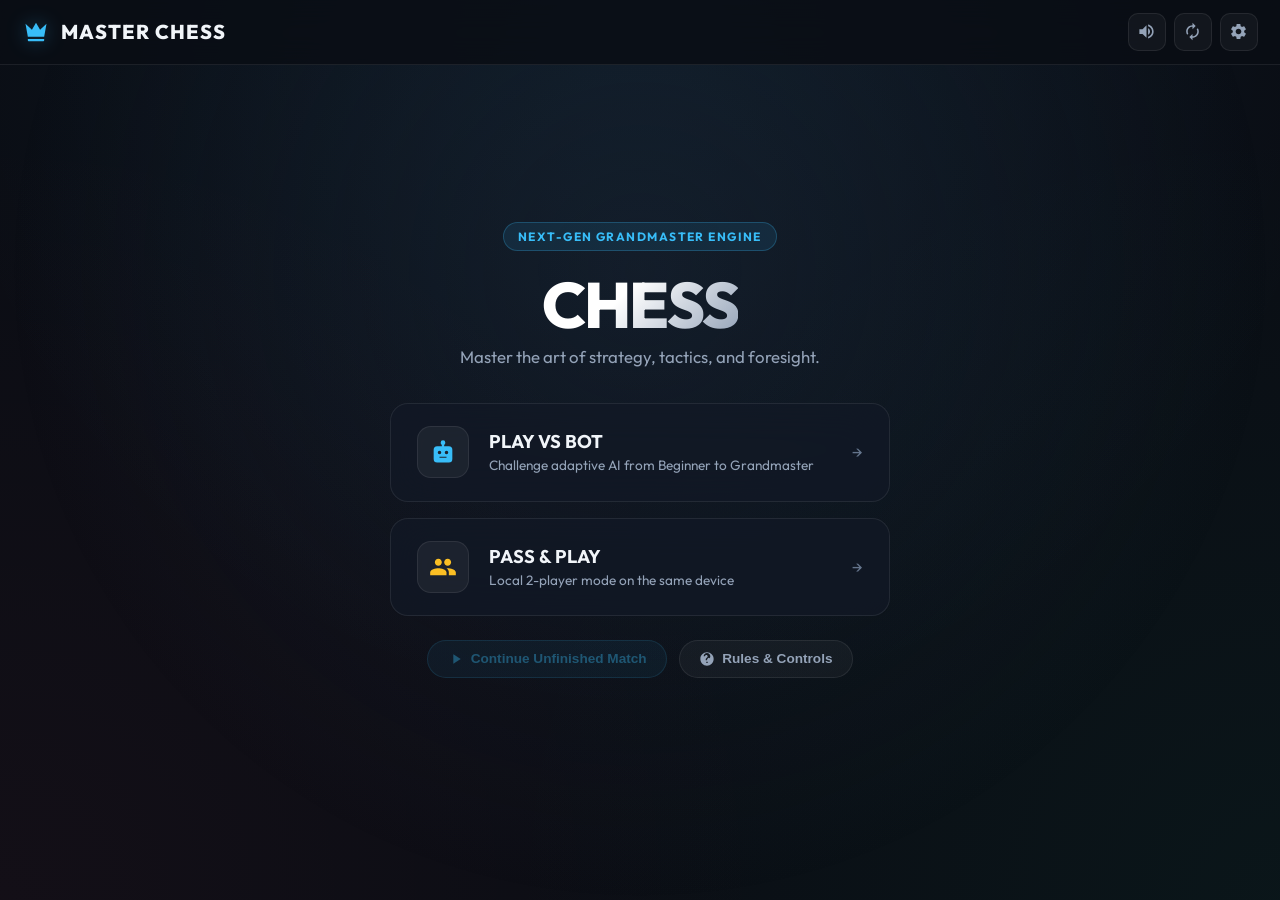
<file: chess.html>
<!DOCTYPE html>
<html lang="en">
<head>
  <meta charset="UTF-8">
  <meta name="viewport" content="width=device-width, initial-scale=1.0, maximum-scale=1.0, user-scalable=no, viewport-fit=cover">
  <meta name="theme-color" content="#0d1117">
  <meta name="description" content="Production-Quality Premium Chess Game">
  <title>Chess</title>
  <link rel="preconnect" href="https://fonts.googleapis.com">
  <link rel="preconnect" href="https://fonts.gstatic.com" crossorigin>
  <link href="https://fonts.googleapis.com/css2?family=Outfit:wght@300;400;500;600;700;800&family=JetBrains+Mono:wght@400;600&display=swap" rel="stylesheet">

  <style>
    /* ==========================================================================
       CSS VARIABLES & THEMES
       ========================================================================== */
    :root {
      --font-main: 'Outfit', -apple-system, BlinkMacSystemFont, "Segoe UI", Roboto, sans-serif;
      --font-mono: 'JetBrains Mono', monospace;

      /* UI Surfaces */
      --bg-page: #0a0d14;
      --bg-card: rgba(18, 24, 38, 0.75);
      --bg-card-hover: rgba(26, 35, 55, 0.85);
      --bg-glass: rgba(255, 255, 255, 0.04);
      --border-glass: rgba(255, 255, 255, 0.08);
      --border-accent: rgba(255, 255, 255, 0.18);

      /* Typography */
      --text-main: #f1f5f9;
      --text-muted: #94a3b8;
      --text-dim: #64748b;

      /* Accents */
      --accent: #38bdf8;
      --accent-glow: rgba(56, 189, 248, 0.35);
      --gold: #fbbf24;
      --danger: #f43f5e;
      --success: #10b981;

      /* Board & Highlights: Default Emerald */
      --sq-light: #eeeed2;
      --sq-dark: #769656;
      --board-border: #4a6336;
      --hl-select: rgba(247, 215, 87, 0.6);
      --hl-last: rgba(186, 202, 68, 0.6);
      --hl-dest: rgba(16, 185, 129, 0.35);
      --hl-dest-dot: #10b981;
      --hl-capture: rgba(239, 68, 68, 0.45);
      --hl-check: rgba(239, 68, 68, 0.7);

      /* Animation Timings */
      --anim-speed: 280ms;
      --ease-out-back: cubic-bezier(0.34, 1.56, 0.64, 1);
      --ease-smooth: cubic-bezier(0.16, 1, 0.3, 1);
    }

    /* THEMES */
    [data-theme="classic"] {
      --sq-light: #f0d9b5;
      --sq-dark: #b58863;
      --board-border: #8c603e;
      --accent: #f59e0b;
      --accent-glow: rgba(245, 158, 11, 0.35);
      --hl-select: rgba(246, 214, 90, 0.65);
      --hl-last: rgba(205, 210, 106, 0.65);
    }

    [data-theme="midnight"] {
      --sq-light: #475569;
      --sq-dark: #1e293b;
      --board-border: #0f172a;
      --accent: #60a5fa;
      --accent-glow: rgba(96, 165, 250, 0.35);
      --hl-select: rgba(96, 165, 250, 0.55);
      --hl-last: rgba(59, 130, 246, 0.45);
      --hl-dest-dot: #60a5fa;
    }

    [data-theme="royal"] {
      --sq-light: #e2e8f0;
      --sq-dark: #3b5284;
      --board-border: #233454;
      --accent: #f59e0b;
      --accent-glow: rgba(245, 158, 11, 0.35);
      --hl-select: rgba(251, 191, 36, 0.55);
      --hl-last: rgba(217, 119, 6, 0.5);
    }

    [data-theme="minimal"] {
      --sq-light: #e5e5e5;
      --sq-dark: #404040;
      --board-border: #262626;
      --accent: #ffffff;
      --accent-glow: rgba(255, 255, 255, 0.25);
      --hl-select: rgba(255, 255, 255, 0.45);
      --hl-last: rgba(163, 163, 163, 0.45);
      --hl-dest-dot: #ffffff;
    }

    /* REDUCED ANIMATIONS */
    [data-anim="reduced"] {
      --anim-speed: 140ms;
    }
    [data-anim="off"] {
      --anim-speed: 0ms;
      * { transition-duration: 0ms !important; animation-duration: 0ms !important; }
    }

    /* ==========================================================================
       RESET & BASE STYLES
       ========================================================================== */
    *, *::before, *::after {
      box-sizing: border-box;
      margin: 0;
      padding: 0;
      -webkit-tap-highlight-color: transparent;
      user-select: none;
    }

    body {
      font-family: var(--font-main);
      background-color: var(--bg-page);
      background-image: 
        radial-gradient(circle at 50% 0%, rgba(56, 189, 248, 0.08) 0%, transparent 65%),
        radial-gradient(circle at 100% 100%, rgba(16, 185, 129, 0.05) 0%, transparent 50%),
        radial-gradient(circle at 0% 100%, rgba(244, 63, 94, 0.04) 0%, transparent 50%);
      color: var(--text-main);
      min-height: 100vh;
      min-height: 100dvh;
      overflow-x: hidden;
      display: flex;
      flex-direction: column;
      touch-action: manipulation;
    }

    /* ==========================================================================
       LAYOUT CONTAINERS
       ========================================================================== */
    #app {
      display: flex;
      flex-direction: column;
      width: 100%;
      height: 100vh;
      height: 100dvh;
      position: relative;
      overflow: hidden;
    }

    .screen {
      position: absolute;
      inset: 0;
      display: flex;
      flex-direction: column;
      opacity: 0;
      pointer-events: none;
      transition: opacity 350ms var(--ease-smooth), transform 350ms var(--ease-smooth);
      transform: scale(0.985);
      overflow-y: auto;
    }

    .screen.active {
      opacity: 1;
      pointer-events: auto;
      transform: scale(1);
      z-index: 10;
    }

    /* ==========================================================================
       TOP APP HEADER
       ========================================================================== */
    .app-header {
      display: flex;
      align-items: center;
      justify-content: space-between;
      padding: 0.8rem 1.4rem;
      background: rgba(10, 13, 20, 0.85);
      backdrop-filter: blur(14px);
      border-bottom: 1px solid var(--border-glass);
      z-index: 50;
      flex-shrink: 0;
    }

    .brand {
      display: flex;
      align-items: center;
      gap: 0.65rem;
      font-size: 1.25rem;
      font-weight: 800;
      letter-spacing: 0.05em;
      color: var(--text-main);
      cursor: pointer;
    }

    .brand-icon {
      width: 28px;
      height: 28px;
      fill: var(--accent);
      filter: drop-shadow(0 0 10px var(--accent-glow));
    }

    .header-actions {
      display: flex;
      align-items: center;
      gap: 0.5rem;
    }

    .icon-btn {
      background: var(--bg-glass);
      border: 1px solid var(--border-glass);
      color: var(--text-muted);
      width: 38px;
      height: 38px;
      border-radius: 10px;
      display: flex;
      align-items: center;
      justify-content: center;
      cursor: pointer;
      transition: all 180ms ease;
    }

    .icon-btn:hover {
      color: var(--text-main);
      background: rgba(255, 255, 255, 0.08);
      border-color: var(--border-accent);
      transform: translateY(-1px);
    }

    .icon-btn:active {
      transform: translateY(1px);
    }

    .icon-btn svg {
      width: 19px;
      height: 19px;
      fill: currentColor;
    }

    /* ==========================================================================
       SCREEN: MAIN MENU
       ========================================================================== */
    .menu-screen {
      justify-content: center;
      align-items: center;
      padding: 2rem 1.5rem;
      background: radial-gradient(circle at 50% 30%, rgba(30, 41, 59, 0.4) 0%, transparent 70%);
    }

    .menu-container {
      max-width: 500px;
      width: 100%;
      display: flex;
      flex-direction: column;
      align-items: center;
      text-align: center;
    }

    .hero-badge {
      display: inline-flex;
      align-items: center;
      gap: 0.5rem;
      padding: 0.35rem 0.9rem;
      border-radius: 999px;
      background: rgba(56, 189, 248, 0.1);
      border: 1px solid rgba(56, 189, 248, 0.25);
      color: var(--accent);
      font-size: 0.75rem;
      font-weight: 700;
      letter-spacing: 0.12em;
      text-transform: uppercase;
      margin-bottom: 1.25rem;
    }

    .hero-title {
      font-size: clamp(2.8rem, 8vw, 4rem);
      font-weight: 800;
      line-height: 1.05;
      letter-spacing: -0.03em;
      background: linear-gradient(135deg, #ffffff 40%, #94a3b8 100%);
      -webkit-background-clip: text;
      -webkit-text-fill-color: transparent;
      margin-bottom: 0.5rem;
    }

    .hero-subtitle {
      color: var(--text-muted);
      font-size: 1.05rem;
      font-weight: 400;
      margin-bottom: 2.25rem;
    }

    .menu-cards {
      display: flex;
      flex-direction: column;
      gap: 1rem;
      width: 100%;
      margin-bottom: 1.5rem;
    }

    .menu-card {
      background: var(--bg-card);
      border: 1px solid var(--border-glass);
      backdrop-filter: blur(20px);
      border-radius: 18px;
      padding: 1.4rem 1.6rem;
      display: flex;
      align-items: center;
      gap: 1.25rem;
      text-align: left;
      cursor: pointer;
      position: relative;
      overflow: hidden;
      transition: all 220ms var(--ease-smooth);
    }

    .menu-card::before {
      content: '';
      position: absolute;
      inset: 0;
      background: linear-gradient(90deg, transparent, rgba(255, 255, 255, 0.04), transparent);
      opacity: 0;
      transition: opacity 220ms ease;
    }

    .menu-card:hover {
      background: var(--bg-card-hover);
      border-color: var(--border-accent);
      transform: translateY(-2px);
      box-shadow: 0 14px 30px rgba(0, 0, 0, 0.35);
    }

    .menu-card:hover::before {
      opacity: 1;
    }

    .menu-card:active {
      transform: translateY(1px);
    }

    .card-icon-wrap {
      width: 52px;
      height: 52px;
      border-radius: 14px;
      background: rgba(255, 255, 255, 0.05);
      border: 1px solid var(--border-glass);
      display: flex;
      align-items: center;
      justify-content: center;
      flex-shrink: 0;
      color: var(--accent);
    }

    .menu-card:nth-child(2) .card-icon-wrap {
      color: var(--gold);
    }

    .card-icon-wrap svg {
      width: 28px;
      height: 28px;
      fill: currentColor;
    }

    .card-info {
      flex: 1;
    }

    .card-title {
      font-size: 1.15rem;
      font-weight: 700;
      color: var(--text-main);
      margin-bottom: 0.2rem;
    }

    .card-desc {
      font-size: 0.85rem;
      color: var(--text-muted);
    }

    .card-arrow {
      color: var(--text-dim);
      transition: transform 200ms ease, color 200ms ease;
    }

    .menu-card:hover .card-arrow {
      color: var(--text-main);
      transform: translateX(4px);
    }

    .menu-footer-actions {
      display: flex;
      flex-wrap: wrap;
      gap: 0.75rem;
      justify-content: center;
      width: 100%;
    }

    .pill-btn {
      background: var(--bg-glass);
      border: 1px solid var(--border-glass);
      color: var(--text-muted);
      padding: 0.6rem 1.2rem;
      border-radius: 999px;
      font-size: 0.85rem;
      font-weight: 600;
      cursor: pointer;
      display: inline-flex;
      align-items: center;
      gap: 0.45rem;
      transition: all 180ms ease;
    }

    .pill-btn:hover {
      color: var(--text-main);
      background: rgba(255, 255, 255, 0.08);
      border-color: var(--border-accent);
    }

    .pill-btn.primary {
      background: rgba(56, 189, 248, 0.15);
      border-color: rgba(56, 189, 248, 0.35);
      color: var(--accent);
    }

    .pill-btn.primary:hover {
      background: rgba(56, 189, 248, 0.25);
    }

    .pill-btn:disabled {
      opacity: 0.4;
      pointer-events: none;
    }

    /* ==========================================================================
       SCREEN: IN-GAME ARENA
       ========================================================================== */
    .game-screen {
      flex-direction: row;
      justify-content: center;
      align-items: center;
      padding: 0.5rem;
      overflow: hidden;
    }

    .game-layout {
      display: flex;
      align-items: center;
      justify-content: center;
      gap: 1.5rem;
      width: 100%;
      max-width: 1200px;
      height: 100%;
      margin: 0 auto;
    }

    /* LEFT / CENTER: BOARD WRAPPER */
    .board-section {
      display: flex;
      flex-direction: column;
      align-items: center;
      justify-content: center;
      gap: 0.5rem;
      height: 100%;
      max-height: 100%;
    }

    /* PLAYER HUDS */
    .player-bar {
      display: flex;
      align-items: center;
      justify-content: space-between;
      width: min(84vw, 72vh, 580px);
      padding: 0.55rem 0.85rem;
      background: var(--bg-card);
      border: 1px solid var(--border-glass);
      backdrop-filter: blur(16px);
      border-radius: 12px;
      box-shadow: 0 4px 16px rgba(0, 0, 0, 0.25);
      transition: border-color 200ms ease;
    }

    .player-bar.active {
      border-color: var(--accent);
      box-shadow: 0 0 15px var(--accent-glow);
    }

    .player-profile {
      display: flex;
      align-items: center;
      gap: 0.65rem;
    }

    .player-avatar {
      width: 34px;
      height: 34px;
      border-radius: 8px;
      background: rgba(255, 255, 255, 0.08);
      display: flex;
      align-items: center;
      justify-content: center;
      font-size: 0.95rem;
      font-weight: 700;
      color: var(--text-main);
      border: 1px solid var(--border-glass);
    }

    .player-meta {
      display: flex;
      flex-direction: column;
      line-height: 1.2;
    }

    .player-name-row {
      display: flex;
      align-items: center;
      gap: 0.4rem;
    }

    .player-name {
      font-weight: 700;
      font-size: 0.92rem;
      color: var(--text-main);
    }

    .badge-diff {
      font-size: 0.65rem;
      font-weight: 700;
      padding: 0.15rem 0.45rem;
      border-radius: 4px;
      background: rgba(255, 255, 255, 0.08);
      color: var(--text-muted);
      text-transform: uppercase;
    }

    .bot-thinking-pill {
      display: none;
      align-items: center;
      gap: 0.35rem;
      font-size: 0.72rem;
      font-weight: 600;
      color: var(--accent);
      animation: pulse 1.2s infinite ease-in-out;
    }

    .bot-thinking-pill.visible {
      display: flex;
    }

    .bot-spinner {
      width: 10px;
      height: 10px;
      border: 2px solid var(--accent);
      border-top-color: transparent;
      border-radius: 50%;
      animation: spin 0.8s linear infinite;
    }

    .captured-tray {
      display: flex;
      align-items: center;
      gap: 2px;
      min-height: 18px;
      font-size: 0.85rem;
      color: var(--text-muted);
    }

    .captured-tray svg {
      width: 16px;
      height: 16px;
      opacity: 0.85;
    }

    .material-adv {
      font-size: 0.75rem;
      font-weight: 700;
      color: var(--gold);
      margin-left: 0.3rem;
    }

    /* CLOCK */
    .clock-pill {
      font-family: var(--font-mono);
      font-size: 1.15rem;
      font-weight: 700;
      padding: 0.4rem 0.75rem;
      border-radius: 8px;
      background: rgba(0, 0, 0, 0.4);
      border: 1px solid var(--border-glass);
      color: var(--text-main);
      letter-spacing: 0.05em;
      transition: all 180ms ease;
    }

    .clock-pill.active {
      background: rgba(56, 189, 248, 0.12);
      border-color: var(--accent);
      color: var(--accent);
    }

    .clock-pill.low {
      background: rgba(244, 63, 94, 0.15);
      border-color: var(--danger);
      color: var(--danger);
      animation: pulse 1s infinite;
    }

    /* THE CHESS BOARD CONTAINER */
    .board-frame {
      width: min(84vw, 72vh, 580px);
      height: min(84vw, 72vh, 580px);
      position: relative;
      background: var(--board-border);
      border-radius: 12px;
      padding: 8px;
      box-shadow: 0 18px 45px rgba(0, 0, 0, 0.65), 0 0 0 1px rgba(255, 255, 255, 0.06);
      display: flex;
      align-items: center;
      justify-content: center;
    }

    .board-grid {
      width: 100%;
      height: 100%;
      display: grid;
      grid-template-columns: repeat(8, 1fr);
      grid-template-rows: repeat(8, 1fr);
      position: relative;
      border-radius: 6px;
      overflow: hidden;
      touch-action: none;
    }

    /* SQUARES */
    .square {
      position: relative;
      width: 100%;
      height: 100%;
      display: flex;
      align-items: center;
      justify-content: center;
      cursor: pointer;
      transition: background-color var(--anim-speed) ease;
    }

    .square.light {
      background-color: var(--sq-light);
    }

    .square.dark {
      background-color: var(--sq-dark);
    }

    /* HIGHLIGHTS */
    .square.selected {
      background-color: var(--hl-select) !important;
    }

    .square.last-move {
      background-color: var(--hl-last) !important;
    }

    .square.in-check {
      background-color: var(--hl-check) !important;
      animation: checkPulse 1s infinite alternate;
    }

    @keyframes checkPulse {
      0% { box-shadow: inset 0 0 8px rgba(239, 68, 68, 0.8); }
      100% { box-shadow: inset 0 0 22px rgba(239, 68, 68, 1); }
    }

    /* MOVE DESTINATION INDICATORS */
    .dest-hint {
      position: absolute;
      width: 28%;
      height: 28%;
      border-radius: 50%;
      background: var(--hl-dest-dot);
      opacity: 0.65;
      pointer-events: none;
      transform: scale(0.8);
      transition: transform 150ms ease, opacity 150ms ease;
      z-index: 5;
    }

    .square:hover .dest-hint {
      transform: scale(1.15);
      opacity: 0.95;
    }

    .capture-hint {
      position: absolute;
      inset: 4px;
      border-radius: 50%;
      border: 4px solid var(--hl-capture);
      pointer-events: none;
      animation: captureRing 1.2s infinite ease-out;
      z-index: 5;
    }

    @keyframes captureRing {
      0% { transform: scale(0.92); opacity: 0.7; }
      50% { transform: scale(1.02); opacity: 1; }
      100% { transform: scale(0.92); opacity: 0.7; }
    }

    /* COORDINATES */
    .coord {
      position: absolute;
      font-size: 0.68rem;
      font-weight: 700;
      line-height: 1;
      pointer-events: none;
      z-index: 2;
      opacity: 0.7;
    }

    .coord.file {
      bottom: 3px;
      right: 4px;
    }

    .coord.rank {
      top: 3px;
      left: 4px;
    }

    .square.light .coord {
      color: var(--sq-dark);
    }

    .square.dark .coord {
      color: var(--sq-light);
    }

    /* PIECES */
    .piece {
      width: 100%;
      height: 100%;
      position: absolute;
      inset: 0;
      display: flex;
      align-items: center;
      justify-content: center;
      z-index: 4;
      pointer-events: none;
      transition: transform var(--anim-speed) var(--ease-smooth);
      will-change: transform;
    }

    .piece svg {
      width: 88%;
      height: 88%;
      filter: drop-shadow(0 3px 5px rgba(0, 0, 0, 0.35));
      transition: filter 180ms ease, transform 180ms ease;
    }

    /* PIECE HOVER & ACTIVE */
    .square:hover .piece svg {
      filter: drop-shadow(0 6px 10px rgba(0, 0, 0, 0.45));
    }

    .square.selected .piece svg {
      transform: translateY(-4px) scale(1.06);
      filter: drop-shadow(0 10px 14px rgba(0, 0, 0, 0.55));
    }

    .piece.captured-anim {
      transform: scale(0) rotate(15deg);
      opacity: 0;
      transition: all 250ms ease-out;
    }

    .piece.dragged {
      z-index: 50;
      pointer-events: none;
      filter: drop-shadow(0 14px 20px rgba(0, 0, 0, 0.65));
      transform: scale(1.15) !important;
    }

    /* RIGHT: SIDE HUD PANEL (DESKTOP) */
    .hud-panel {
      width: 320px;
      height: min(84vw, 72vh, 580px);
      background: var(--bg-card);
      border: 1px solid var(--border-glass);
      backdrop-filter: blur(20px);
      border-radius: 14px;
      display: flex;
      flex-direction: column;
      box-shadow: 0 12px 36px rgba(0, 0, 0, 0.3);
      overflow: hidden;
      flex-shrink: 0;
    }

    .hud-header {
      padding: 0.9rem 1.1rem;
      border-bottom: 1px solid var(--border-glass);
      display: flex;
      align-items: center;
      justify-content: space-between;
    }

    .hud-title {
      font-size: 0.95rem;
      font-weight: 700;
      color: var(--text-main);
      display: flex;
      align-items: center;
      gap: 0.5rem;
    }

    .history-container {
      flex: 1;
      overflow-y: auto;
      padding: 0.75rem 1rem;
      font-family: var(--font-mono);
      font-size: 0.84rem;
    }

    .history-table {
      width: 100%;
      border-collapse: collapse;
    }

    .history-table tr {
      border-radius: 6px;
      transition: background 150ms ease;
    }

    .history-table tr:hover {
      background: rgba(255, 255, 255, 0.03);
    }

    .history-table td {
      padding: 0.35rem 0.5rem;
      color: var(--text-muted);
    }

    .history-table td.move-num {
      width: 38px;
      color: var(--text-dim);
      font-size: 0.75rem;
    }

    .history-table td.move-white,
    .history-table td.move-black {
      cursor: pointer;
      font-weight: 500;
    }

    .history-table td.active-move {
      color: var(--accent);
      font-weight: 700;
    }

    .hud-controls {
      padding: 0.75rem;
      border-top: 1px solid var(--border-glass);
      display: flex;
      gap: 0.5rem;
      background: rgba(0, 0, 0, 0.2);
    }

    .hud-btn {
      flex: 1;
      padding: 0.55rem;
      border-radius: 8px;
      background: var(--bg-glass);
      border: 1px solid var(--border-glass);
      color: var(--text-muted);
      font-size: 0.82rem;
      font-weight: 600;
      cursor: pointer;
      display: flex;
      align-items: center;
      justify-content: center;
      gap: 0.35rem;
      transition: all 160ms ease;
    }

    .hud-btn:hover {
      color: var(--text-main);
      background: rgba(255, 255, 255, 0.08);
      border-color: var(--border-accent);
    }

    .hud-btn.danger:hover {
      color: var(--danger);
      border-color: rgba(244, 63, 94, 0.4);
      background: rgba(244, 63, 94, 0.1);
    }

    /* MOBILE DRAWER TOGGLE */
    .mobile-history-toggle {
      display: none;
    }

    /* ==========================================================================
       MODALS & DIALOGS
       ========================================================================== */
    .modal-backdrop {
      position: fixed;
      inset: 0;
      background: rgba(6, 9, 15, 0.82);
      backdrop-filter: blur(12px);
      display: flex;
      align-items: center;
      justify-content: center;
      z-index: 100;
      padding: 1.25rem;
      opacity: 0;
      pointer-events: none;
      transition: opacity 220ms ease;
    }

    .modal-backdrop.open {
      opacity: 1;
      pointer-events: auto;
    }

    .modal-box {
      background: var(--bg-card);
      border: 1px solid var(--border-accent);
      border-radius: 20px;
      max-width: 460px;
      width: 100%;
      box-shadow: 0 25px 60px rgba(0, 0, 0, 0.6);
      transform: scale(0.94) translateY(10px);
      transition: transform 240ms var(--ease-out-back);
      overflow: hidden;
    }

    .modal-backdrop.open .modal-box {
      transform: scale(1) translateY(0);
    }

    .modal-header {
      padding: 1.3rem 1.6rem 0.8rem;
      text-align: center;
    }

    .modal-title {
      font-size: 1.45rem;
      font-weight: 800;
      color: var(--text-main);
      margin-bottom: 0.25rem;
    }

    .modal-subtitle {
      font-size: 0.88rem;
      color: var(--text-muted);
    }

    .modal-body {
      padding: 1rem 1.6rem;
      display: flex;
      flex-direction: column;
      gap: 1.1rem;
    }

    .modal-footer {
      padding: 0.9rem 1.6rem 1.4rem;
      display: flex;
      gap: 0.75rem;
      justify-content: flex-end;
    }

    /* FORM & SELECTOR CONTROLS */
    .form-group {
      display: flex;
      flex-direction: column;
      gap: 0.45rem;
      text-align: left;
    }

    .form-label {
      font-size: 0.78rem;
      font-weight: 700;
      color: var(--text-muted);
      letter-spacing: 0.05em;
      text-transform: uppercase;
    }

    .btn-group {
      display: flex;
      gap: 0.45rem;
      width: 100%;
    }

    .btn-group-option {
      flex: 1;
      padding: 0.65rem 0.5rem;
      border-radius: 10px;
      background: var(--bg-glass);
      border: 1px solid var(--border-glass);
      color: var(--text-muted);
      font-size: 0.85rem;
      font-weight: 600;
      cursor: pointer;
      text-align: center;
      transition: all 160ms ease;
    }

    .btn-group-option:hover {
      color: var(--text-main);
      background: rgba(255, 255, 255, 0.08);
    }

    .btn-group-option.active {
      background: rgba(56, 189, 248, 0.18);
      border-color: var(--accent);
      color: var(--accent);
      box-shadow: 0 0 12px var(--accent-glow);
    }

    .text-input {
      background: rgba(0, 0, 0, 0.35);
      border: 1px solid var(--border-glass);
      padding: 0.65rem 0.85rem;
      border-radius: 10px;
      color: var(--text-main);
      font-family: var(--font-main);
      font-size: 0.9rem;
      outline: none;
      transition: border-color 160ms ease;
    }

    .text-input:focus {
      border-color: var(--accent);
    }

    /* MODAL BUTTONS */
    .modal-btn {
      padding: 0.75rem 1.35rem;
      border-radius: 10px;
      font-size: 0.9rem;
      font-weight: 700;
      cursor: pointer;
      transition: all 180ms ease;
      border: none;
    }

    .modal-btn.primary {
      background: var(--accent);
      color: #05131e;
      box-shadow: 0 4px 14px var(--accent-glow);
    }

    .modal-btn.primary:hover {
      filter: brightness(1.1);
      transform: translateY(-1px);
    }

    .modal-btn.secondary {
      background: var(--bg-glass);
      border: 1px solid var(--border-glass);
      color: var(--text-muted);
    }

    .modal-btn.secondary:hover {
      color: var(--text-main);
      background: rgba(255, 255, 255, 0.08);
    }

    .modal-btn.danger {
      background: var(--danger);
      color: white;
    }

    /* PROMOTION SELECTION MODAL */
    .promotion-grid {
      display: grid;
      grid-template-columns: repeat(4, 1fr);
      gap: 0.75rem;
      padding: 0.5rem 0;
    }

    .promo-option {
      background: var(--bg-glass);
      border: 1px solid var(--border-glass);
      border-radius: 12px;
      padding: 0.75rem;
      display: flex;
      flex-direction: column;
      align-items: center;
      gap: 0.4rem;
      cursor: pointer;
      transition: all 180ms ease;
    }

    .promo-option:hover {
      border-color: var(--accent);
      background: rgba(56, 189, 248, 0.12);
      transform: translateY(-2px);
    }

    .promo-option svg {
      width: 44px;
      height: 44px;
    }

    .promo-option span {
      font-size: 0.78rem;
      font-weight: 700;
      color: var(--text-main);
    }

    /* GAME OVER STATS */
    .result-badge {
      display: inline-block;
      padding: 0.4rem 1rem;
      border-radius: 999px;
      font-size: 0.85rem;
      font-weight: 800;
      letter-spacing: 0.08em;
      text-transform: uppercase;
      margin-bottom: 0.75rem;
      background: rgba(251, 191, 36, 0.15);
      border: 1px solid rgba(251, 191, 36, 0.35);
      color: var(--gold);
    }

    .stats-grid {
      display: grid;
      grid-template-columns: repeat(2, 1fr);
      gap: 0.65rem;
      background: rgba(0, 0, 0, 0.25);
      border-radius: 12px;
      padding: 0.85rem;
    }

    .stat-item {
      display: flex;
      flex-direction: column;
      gap: 0.15rem;
    }

    .stat-val {
      font-size: 1.15rem;
      font-weight: 700;
      color: var(--text-main);
    }

    .stat-lbl {
      font-size: 0.72rem;
      color: var(--text-muted);
      text-transform: uppercase;
    }

    /* TOAST NOTIFICATION */
    .toast-box {
      position: fixed;
      bottom: 1.5rem;
      left: 50%;
      transform: translateX(-50%) translateY(100px);
      background: rgba(18, 24, 38, 0.95);
      border: 1px solid var(--border-accent);
      backdrop-filter: blur(16px);
      padding: 0.75rem 1.4rem;
      border-radius: 999px;
      color: var(--text-main);
      font-size: 0.88rem;
      font-weight: 600;
      box-shadow: 0 10px 30px rgba(0, 0, 0, 0.5);
      z-index: 200;
      transition: transform 300ms var(--ease-out-back);
      pointer-events: none;
    }

    .toast-box.show {
      transform: translateX(-50%) translateY(0);
    }

    /* ==========================================================================
       KEYFRAMES & UTILITIES
       ========================================================================== */
    @keyframes pulse {
      0%, 100% { opacity: 1; }
      50% { opacity: 0.55; }
    }

    @keyframes spin {
      to { transform: rotate(360deg); }
    }

    /* ==========================================================================
       RESPONSIVE DESIGN (MOBILE & TABLET)
       ========================================================================== */
    @media (max-width: 960px) {
      .game-screen {
        flex-direction: column;
        padding: 0.25rem;
      }

      .game-layout {
        flex-direction: column;
        gap: 0.4rem;
      }

      .board-section {
        gap: 0.35rem;
      }

      .hud-panel {
        display: none; /* Desktop HUD hidden on mobile, replaced by bottom controls & modal drawer */
      }

      .mobile-history-toggle {
        display: flex;
      }

      .player-bar {
        width: min(94vw, 56vh);
        padding: 0.45rem 0.65rem;
      }

      .board-frame {
        width: min(94vw, 56vh);
        height: min(94vw, 56vh);
        padding: 6px;
      }
    }
  </style>
</head>
<body>

  <!-- SVG CHESS PIECE SYMBOL LIBRARY -->
  <svg style="display: none;" xmlns="http://www.w3.org/2000/svg">
    <!-- WHITE PAWN -->
    <g id="piece-wp">
      <path d="M22.5 9c-2.2 0-4 1.8-4 4 0 .9.3 1.7.8 2.4C17.3 16.5 16 18.6 16 21c0 2 1 3.8 2.4 5-3 1.1-7.4 5.6-7.4 13.5h23c0-7.9-4.4-12.4-7.4-13.5 1.4-1.2 2.4-3 2.4-5 0-2.4-1.3-4.5-3.3-5.6.5-.7.9-1.5.9-2.4 0-2.2-1.8-4-4-4z" fill="#f8fafc" stroke="#1e293b" stroke-width="1.6" stroke-linecap="round" stroke-linejoin="round"/>
      <path d="M14 36c1.5-2.5 4.5-4 8.5-4s7 1.5 8.5 4" fill="none" stroke="#94a3b8" stroke-width="1.2"/>
    </g>

    <!-- WHITE KNIGHT -->
    <g id="piece-wn">
      <path d="M22 10c10.5 1 16.5 8 16 29H15c0-9 10-6.5 8-21" fill="#f8fafc" stroke="#1e293b" stroke-width="1.6" stroke-linejoin="round"/>
      <path d="M24 18c.4 2.9-5.5 7.4-8 9-3 2-2.8 4.3-5 4-1-.9 1.4-3 0-3-1 0 .2 1.2-1 2-1 0-4 1-4-4 0-2 6-12 6-12s1.9-1.9 2-3.5c-.7-3.1 3-5.4 5-4 .5 1.5 0 2.5 0 2.5 1.4-.9 3.3-.6 3 1z" fill="#f8fafc" stroke="#1e293b" stroke-width="1.6" stroke-linejoin="round"/>
      <circle cx="9.5" cy="25.5" r="1.2" fill="#1e293b"/>
      <path d="M15 15.5a.6 1.6 0 1 1-1.2 0 .6 1.6 0 1 1 1.2 0z" fill="#1e293b"/>
    </g>

    <!-- WHITE BISHOP -->
    <g id="piece-wb">
      <path d="M9 36c3.4-1 5.5-.5 7.5 0 2 .5 4.1 1 6 1s4.1-.5 6-1c2-.5 4.1-1 7.5 0 0 0 1.7.5 3 2-.7 1-1.9 2-4 2H10c-2.1 0-3.3-1-4-2 1.4-1.5 3-2 3-2z" fill="#f8fafc" stroke="#1e293b" stroke-width="1.6"/>
      <path d="M15 32c2.5 2.5 12.5 2.5 15 0 .5-1.5 0-2 0-2-2.5-1.5-12.5-1.5-15 0 0 0-.5.5 0 2z" fill="#f8fafc" stroke="#1e293b" stroke-width="1.6"/>
      <path d="M25 8a2.5 2.5 0 1 1-5 0 2.5 2.5 0 1 1 5 0z" fill="#f8fafc" stroke="#1e293b" stroke-width="1.6"/>
      <path d="M17.5 26c-2.5-3.5-1.5-11.5 5-15.5 6.5 4 7.5 12 5 15.5H17.5z" fill="#f8fafc" stroke="#1e293b" stroke-width="1.6"/>
      <path d="M20 13l5 5M25 13l-5 5" stroke="#1e293b" stroke-width="1.5" stroke-linecap="round"/>
    </g>

    <!-- WHITE ROOK -->
    <g id="piece-wr">
      <path d="M9 39h27v-3H9v3zM12 36v-4h21v4H12zM11 14V9h4v2h5V9h5v2h5V9h4v5H11z" fill="#f8fafc" stroke="#1e293b" stroke-width="1.6" stroke-linejoin="round"/>
      <path d="M34 14l-3 3H14l-3-3" fill="#f8fafc" stroke="#1e293b" stroke-width="1.6"/>
      <path d="M14 17v12.5h17V17H14z" fill="#f8fafc" stroke="#1e293b" stroke-width="1.6"/>
      <path d="M14 29.5l-3 2.5h23l-3-2.5H14z" fill="#f8fafc" stroke="#1e293b" stroke-width="1.6"/>
    </g>

    <!-- WHITE QUEEN -->
    <g id="piece-wq">
      <path d="M9 26c8.5-1.5 21-1.5 27 0l2-12-7 11V11l-5.5 13.5L22.5 9.5 19.5 24.5 14 11v14L7 14l2 12z" fill="#f8fafc" stroke="#1e293b" stroke-width="1.6" stroke-linecap="round" stroke-linejoin="round"/>
      <path d="M9 26c0 2 1.5 2 2.5 4 1 1.5 1 1-.5 3.5-1.5 1-1.5 2.5-2 3-1 1 1 2 1 2 6.5-3 16.5-3 23 0 0 0 2-1 1-2-.5-.5-.5-2-2-3-1.5-2.5-1.5-2-.5-3.5 1-2 2.5-2 2.5-4" fill="#f8fafc" stroke="#1e293b" stroke-width="1.6"/>
      <circle cx="6" cy="12" r="1.8" fill="#f8fafc" stroke="#1e293b" stroke-width="1.4"/>
      <circle cx="14" cy="9" r="1.8" fill="#f8fafc" stroke="#1e293b" stroke-width="1.4"/>
      <circle cx="22.5" cy="7.5" r="1.8" fill="#f8fafc" stroke="#1e293b" stroke-width="1.4"/>
      <circle cx="31" cy="9" r="1.8" fill="#f8fafc" stroke="#1e293b" stroke-width="1.4"/>
      <circle cx="39" cy="12" r="1.8" fill="#f8fafc" stroke="#1e293b" stroke-width="1.4"/>
    </g>

    <!-- WHITE KING -->
    <g id="piece-wk">
      <path d="M22.5 11.6V6M20 8h5" stroke="#1e293b" stroke-width="1.6" stroke-linecap="round"/>
      <path d="M22.5 25s4.5-7.5 3-10.5c0 0-1-2.5-3-2.5s-3 2.5-3 2.5c-1.5 3 3 10.5 3 10.5" fill="#f8fafc" stroke="#1e293b" stroke-width="1.6" stroke-linecap="round" stroke-linejoin="round"/>
      <path d="M11.5 37c5.5 3.5 16.5 3.5 22 0v-4c-5.5 3.5-16.5 3.5-22 0v4z" fill="#f8fafc" stroke="#1e293b" stroke-width="1.6"/>
      <path d="M11.5 30c5.5-3 16.5-3 22 0m-22 3.5c5.5-3 16.5-3 22 0" fill="none" stroke="#1e293b" stroke-width="1.5"/>
      <path d="M12.5 30c5.5-4 14.5-4 20 0l2-6.5c-1-1.5-3-2-5-2-2 0-3.5 1-4.5 2-1-1-2.5-2-4.5-2-2 0-4 .5-5 2l2 6.5z" fill="#f8fafc" stroke="#1e293b" stroke-width="1.6"/>
      <circle cx="22.5" cy="18" r="1.2" fill="#1e293b"/>
    </g>

    <!-- BLACK PAWN -->
    <g id="piece-bp">
      <path d="M22.5 9c-2.2 0-4 1.8-4 4 0 .9.3 1.7.8 2.4C17.3 16.5 16 18.6 16 21c0 2 1 3.8 2.4 5-3 1.1-7.4 5.6-7.4 13.5h23c0-7.9-4.4-12.4-7.4-13.5 1.4-1.2 2.4-3 2.4-5 0-2.4-1.3-4.5-3.3-5.6.5-.7.9-1.5.9-2.4 0-2.2-1.8-4-4-4z" fill="#262c38" stroke="#090d16" stroke-width="1.6" stroke-linecap="round" stroke-linejoin="round"/>
      <path d="M14 36c1.5-2.5 4.5-4 8.5-4s7 1.5 8.5 4" fill="none" stroke="#475569" stroke-width="1.2"/>
    </g>

    <!-- BLACK KNIGHT -->
    <g id="piece-bn">
      <path d="M22 10c10.5 1 16.5 8 16 29H15c0-9 10-6.5 8-21" fill="#262c38" stroke="#090d16" stroke-width="1.6" stroke-linejoin="round"/>
      <path d="M24 18c.4 2.9-5.5 7.4-8 9-3 2-2.8 4.3-5 4-1-.9 1.4-3 0-3-1 0 .2 1.2-1 2-1 0-4 1-4-4 0-2 6-12 6-12s1.9-1.9 2-3.5c-.7-3.1 3-5.4 5-4 .5 1.5 0 2.5 0 2.5 1.4-.9 3.3-.6 3 1z" fill="#262c38" stroke="#090d16" stroke-width="1.6" stroke-linejoin="round"/>
      <circle cx="9.5" cy="25.5" r="1.2" fill="#cbd5e1"/>
      <path d="M15 15.5a.6 1.6 0 1 1-1.2 0 .6 1.6 0 1 1 1.2 0z" fill="#cbd5e1"/>
    </g>

    <!-- BLACK BISHOP -->
    <g id="piece-bb">
      <path d="M9 36c3.4-1 5.5-.5 7.5 0 2 .5 4.1 1 6 1s4.1-.5 6-1c2-.5 4.1-1 7.5 0 0 0 1.7.5 3 2-.7 1-1.9 2-4 2H10c-2.1 0-3.3-1-4-2 1.4-1.5 3-2 3-2z" fill="#262c38" stroke="#090d16" stroke-width="1.6"/>
      <path d="M15 32c2.5 2.5 12.5 2.5 15 0 .5-1.5 0-2 0-2-2.5-1.5-12.5-1.5-15 0 0 0-.5.5 0 2z" fill="#262c38" stroke="#090d16" stroke-width="1.6"/>
      <path d="M25 8a2.5 2.5 0 1 1-5 0 2.5 2.5 0 1 1 5 0z" fill="#262c38" stroke="#090d16" stroke-width="1.6"/>
      <path d="M17.5 26c-2.5-3.5-1.5-11.5 5-15.5 6.5 4 7.5 12 5 15.5H17.5z" fill="#262c38" stroke="#090d16" stroke-width="1.6"/>
      <path d="M20 13l5 5M25 13l-5 5" stroke="#cbd5e1" stroke-width="1.5" stroke-linecap="round"/>
    </g>

    <!-- BLACK ROOK -->
    <g id="piece-br">
      <path d="M9 39h27v-3H9v3zM12 36v-4h21v4H12zM11 14V9h4v2h5V9h5v2h5V9h4v5H11z" fill="#262c38" stroke="#090d16" stroke-width="1.6" stroke-linejoin="round"/>
      <path d="M34 14l-3 3H14l-3-3" fill="#262c38" stroke="#090d16" stroke-width="1.6"/>
      <path d="M14 17v12.5h17V17H14z" fill="#262c38" stroke="#090d16" stroke-width="1.6"/>
      <path d="M14 29.5l-3 2.5h23l-3-2.5H14z" fill="#262c38" stroke="#090d16" stroke-width="1.6"/>
    </g>

    <!-- BLACK QUEEN -->
    <g id="piece-bq">
      <path d="M9 26c8.5-1.5 21-1.5 27 0l2-12-7 11V11l-5.5 13.5L22.5 9.5 19.5 24.5 14 11v14L7 14l2 12z" fill="#262c38" stroke="#090d16" stroke-width="1.6" stroke-linecap="round" stroke-linejoin="round"/>
      <path d="M9 26c0 2 1.5 2 2.5 4 1 1.5 1 1-.5 3.5-1.5 1-1.5 2.5-2 3-1 1 1 2 1 2 6.5-3 16.5-3 23 0 0 0 2-1 1-2-.5-.5-.5-2-2-3-1.5-2.5-1.5-2-.5-3.5 1-2 2.5-2 2.5-4" fill="#262c38" stroke="#090d16" stroke-width="1.6"/>
      <circle cx="6" cy="12" r="1.8" fill="#262c38" stroke="#090d16" stroke-width="1.4"/>
      <circle cx="14" cy="9" r="1.8" fill="#262c38" stroke="#090d16" stroke-width="1.4"/>
      <circle cx="22.5" cy="7.5" r="1.8" fill="#262c38" stroke="#090d16" stroke-width="1.4"/>
      <circle cx="31" cy="9" r="1.8" fill="#262c38" stroke="#090d16" stroke-width="1.4"/>
      <circle cx="39" cy="12" r="1.8" fill="#262c38" stroke="#090d16" stroke-width="1.4"/>
    </g>

    <!-- BLACK KING -->
    <g id="piece-bk">
      <path d="M22.5 11.6V6M20 8h5" stroke="#cbd5e1" stroke-width="1.6" stroke-linecap="round"/>
      <path d="M22.5 25s4.5-7.5 3-10.5c0 0-1-2.5-3-2.5s-3 2.5-3 2.5c-1.5 3 3 10.5 3 10.5" fill="#262c38" stroke="#090d16" stroke-width="1.6" stroke-linecap="round" stroke-linejoin="round"/>
      <path d="M11.5 37c5.5 3.5 16.5 3.5 22 0v-4c-5.5 3.5-16.5 3.5-22 0v4z" fill="#262c38" stroke="#090d16" stroke-width="1.6"/>
      <path d="M11.5 30c5.5-3 16.5-3 22 0m-22 3.5c5.5-3 16.5-3 22 0" fill="none" stroke="#475569" stroke-width="1.5"/>
      <path d="M12.5 30c5.5-4 14.5-4 20 0l2-6.5c-1-1.5-3-2-5-2-2 0-3.5 1-4.5 2-1-1-2.5-2-4.5-2-2 0-4 .5-5 2l2 6.5z" fill="#262c38" stroke="#090d16" stroke-width="1.6"/>
      <circle cx="22.5" cy="18" r="1.2" fill="#cbd5e1"/>
    </g>
  </svg>

  <div id="app">
    <!-- APP HEADER -->
    <header class="app-header">
      <div class="brand" id="brandBtn">
        <svg class="brand-icon" viewBox="0 0 24 24">
          <path d="M5 16L3 5l5.5 5L12 4l3.5 6L21 5l-2 11H5m14 3c0 .6-.4 1-1 1H6c-.6 0-1-.4-1-1v-1h14v1z"/>
        </svg>
        <span>MASTER CHESS</span>
      </div>

      <div class="header-actions">
        <button class="icon-btn" id="btnSoundToggle" title="Toggle Sound" aria-label="Toggle Sound">
          <svg id="soundIconOn" viewBox="0 0 24 24"><path d="M3 9v6h4l5 5V4L7 9H3zm13.5 3c0-1.77-1.02-3.29-2.5-4.03v8.05c1.48-.73 2.5-2.25 2.5-4.02zM14 3.23v2.06c2.89.86 5 3.54 5 6.71s-2.11 5.85-5 6.71v2.06c4.01-.91 7-4.49 7-8.77s-2.99-7.86-7-8.77z"/></svg>
          <svg id="soundIconOff" style="display:none;" viewBox="0 0 24 24"><path d="M16.5 12c0-1.77-1.02-3.29-2.5-4.03v2.21l2.45 2.45c.03-.2.05-.41.05-.63zm2.5 0c0 .94-.2 1.82-.54 2.64l1.51 1.51C20.63 14.91 21 13.5 21 12c0-4.28-2.99-7.86-7-8.77v2.06c2.89.86 5 3.54 5 6.71zM4.27 3L3 4.27 7.73 9H3v6h4l5 5v-6.73l4.25 4.25c-.67.52-1.42.93-2.25 1.18v2.06c1.38-.31 2.63-.95 3.69-1.81L19.73 21 21 19.73l-9-9L4.27 3zM12 4L9.91 6.09 12 8.18V4z"/></svg>
        </button>

        <button class="icon-btn" id="btnFlipBoard" title="Flip Board" aria-label="Flip Board">
          <svg viewBox="0 0 24 24"><path d="M12 6v3l4-4-4-4v3c-4.42 0-8 3.58-8 8 0 1.57.46 3.03 1.24 4.26L6.7 14.8c-.45-.83-.7-1.79-.7-2.8 0-3.31 2.69-6 6-6zm6.76 1.74L17.3 9.2c.44.84.7 1.79.7 2.8 0 3.31-2.69 6-6 6v-3l-4 4 4 4v-3c4.42 0 8-3.58 8-8 0-1.57-.46-3.03-1.24-4.26z"/></svg>
        </button>

        <button class="icon-btn" id="btnSettingsOpen" title="Settings" aria-label="Settings">
          <svg viewBox="0 0 24 24"><path d="M19.14 12.94c.04-.3.06-.61.06-.94 0-.32-.02-.64-.07-.94l2.03-1.58c.18-.14.23-.41.12-.61l-1.92-3.32c-.12-.22-.37-.29-.59-.22l-2.39.96c-.5-.38-1.03-.7-1.62-.94l-.36-2.54c-.04-.24-.24-.41-.48-.41h-3.84c-.24 0-.43.17-.47.41l-.36 2.54c-.59.24-1.13.57-1.62.94l-2.39-.96c-.22-.08-.47 0-.59.22L2.74 8.87c-.12.21-.08.47.12.61l2.03 1.58c-.05.3-.09.63-.09.94s.02.64.07.94l-2.03 1.58c-.18.14-.23.41-.12.61l1.92 3.32c.12.22.37.29.59.22l2.39-.96c.5.38 1.03.7 1.62.94l.36 2.54c.05.24.24.41.48.41h3.84c.24 0 .44-.17.47-.41l.36-2.54c.59-.24 1.13-.56 1.62-.94l2.39.96c.22.08.47 0 .59-.22l1.92-3.32c.12-.22.07-.47-.12-.61l-2.01-1.58zM12 15.6c-1.98 0-3.6-1.62-3.6-3.6s1.62-3.6 3.6-3.6 3.6 1.62 3.6 3.6-1.62 3.6-3.6 3.6z"/></svg>
        </button>
      </div>
    </header>

    <!-- SCREEN 1: MAIN MENU -->
    <main class="screen menu-screen active" id="screenMenu">
      <div class="menu-container">
        <div class="hero-badge">Next-Gen Grandmaster Engine</div>
        <h1 class="hero-title">CHESS</h1>
        <p class="hero-subtitle">Master the art of strategy, tactics, and foresight.</p>

        <div class="menu-cards">
          <div class="menu-card" id="cardPlayBot">
            <div class="card-icon-wrap">
              <svg viewBox="0 0 24 24"><path d="M12 2a2 2 0 0 1 2 2c0 .74-.4 1.38-1 1.72V7h4a3 3 0 0 1 3 3v8a3 3 0 0 1-3 3H7a3 3 0 0 1-3-3v-8a3 3 0 0 1 3-3h4V5.72c-.6-.34-1-.98-1-1.72a2 2 0 0 1 2-2m-3 9a1.5 1.5 0 1 0 0 3 1.5 1.5 0 0 0 0-3m6 0a1.5 1.5 0 1 0 0 3 1.5 1.5 0 0 0 0-3m-6 5v1h6v-1H9z"/></svg>
            </div>
            <div class="card-info">
              <div class="card-title">PLAY VS BOT</div>
              <div class="card-desc">Challenge adaptive AI from Beginner to Grandmaster</div>
            </div>
            <div class="card-arrow">→</div>
          </div>

          <div class="menu-card" id="cardPlayPvp">
            <div class="card-icon-wrap">
              <svg viewBox="0 0 24 24"><path d="M16 11c1.66 0 2.99-1.34 2.99-3S17.66 5 16 5c-1.66 0-3 1.34-3 3s1.34 3 3 3zm-8 0c1.66 0 2.99-1.34 2.99-3S9.66 5 8 5C6.34 5 5 6.34 5 8s1.34 3 3 3zm0 2c-2.33 0-7 1.17-7 3.5V19h14v-2.5c0-2.33-4.67-3.5-7-3.5zm8 0c-.29 0-.62.02-.97.05 1.16.84 1.97 1.97 1.97 3.45V19h6v-2.5c0-2.33-4.67-3.5-7-3.5z"/></svg>
            </div>
            <div class="card-info">
              <div class="card-title">PASS & PLAY</div>
              <div class="card-desc">Local 2-player mode on the same device</div>
            </div>
            <div class="card-arrow">→</div>
          </div>
        </div>

        <div class="menu-footer-actions">
          <button class="pill-btn primary" id="btnContinueGame" disabled>
            <svg style="width:16px;height:16px;fill:currentColor;" viewBox="0 0 24 24"><path d="M8 5v14l11-7z"/></svg>
            Continue Unfinished Match
          </button>
          <button class="pill-btn" id="btnHowToPlay">
            <svg style="width:16px;height:16px;fill:currentColor;" viewBox="0 0 24 24"><path d="M12 2C6.48 2 2 6.48 2 12s4.48 10 10 10 10-4.48 10-10S17.52 2 12 2zm1 16h-2v-2h2v2zm1.07-7.75l-.9.92C12.45 11.9 12 12.5 12 14h-2v-.5c0-1.1.45-2.1 1.17-2.83l1.24-1.26c.37-.36.59-.86.59-1.41 0-1.1-.9-2-2-2s-2 .9-2 2H7c0-2.76 2.24-5 5-5s5 2.24 5 5c0 1.04-.42 1.99-1.07 2.75z"/></svg>
            Rules & Controls
          </button>
        </div>
      </div>
    </main>

    <!-- SCREEN 2: IN-GAME ARENA -->
    <main class="screen game-screen" id="screenGame">
      <div class="game-layout">
        
        <!-- BOARD SECTION -->
        <div class="board-section">
          <!-- TOP PLAYER BAR -->
          <div class="player-bar" id="barTop">
            <div class="player-profile">
              <div class="player-avatar" id="avatarTop">B</div>
              <div class="player-meta">
                <div class="player-name-row">
                  <span class="player-name" id="nameTop">Opponent</span>
                  <span class="badge-diff" id="badgeTopDiff" style="display:none;">Hard</span>
                  <div class="bot-thinking-pill" id="botThinkingIndicator">
                    <span class="bot-spinner"></span>
                    <span>THINKING...</span>
                  </div>
                </div>
                <div class="captured-tray" id="trayTopCaptured"></div>
              </div>
            </div>
            <div class="clock-pill" id="clockTop">--:--</div>
          </div>

          <!-- THE CHESS BOARD -->
          <div class="board-frame" id="boardFrame">
            <div class="board-grid" id="boardGrid"></div>
          </div>

          <!-- BOTTOM PLAYER BAR -->
          <div class="player-bar active" id="barBottom">
            <div class="player-profile">
              <div class="player-avatar" id="avatarBottom">W</div>
              <div class="player-meta">
                <div class="player-name-row">
                  <span class="player-name" id="nameBottom">You</span>
                </div>
                <div class="captured-tray" id="trayBottomCaptured"></div>
              </div>
            </div>
            <div class="clock-pill active" id="clockBottom">--:--</div>
          </div>
        </div>

        <!-- RIGHT HUD PANEL (DESKTOP) -->
        <aside class="hud-panel">
          <div class="hud-header">
            <span class="hud-title">
              <svg style="width:18px;height:18px;fill:currentColor;" viewBox="0 0 24 24"><path d="M19 3H5c-1.1 0-2 .9-2 2v14c0 1.1.9 2 2 2h14c1.1 0 2-.9 2-2V5c0-1.1-.9-2-2-2zm-5 14H7v-2h7v2zm3-4H7v-2h10v2zm0-4H7V7h10v2z"/></svg>
              MOVE HISTORY
            </span>
            <span style="font-size:0.75rem; color:var(--text-dim);" id="hudMoveCount">0 moves</span>
          </div>

          <div class="history-container" id="historyContainer">
            <table class="history-table">
              <tbody id="historyTableBody"></tbody>
            </table>
          </div>

          <div class="hud-controls">
            <button class="hud-btn" id="btnUndoMove" title="Undo Move">
              <svg style="width:16px;height:16px;fill:currentColor;" viewBox="0 0 24 24"><path d="M12.5 8c-2.65 0-5.05.99-6.9 2.6L2 7v9h9l-3.62-3.62c1.39-1.16 3.16-1.88 5.12-1.88 3.54 0 6.55 2.31 7.6 5.5l2.37-.78C21.08 11.03 17.15 8 12.5 8z"/></svg>
              Undo
            </button>
            <button class="hud-btn" id="btnRedoMove" title="Redo Move">
              <svg style="width:16px;height:16px;fill:currentColor;" viewBox="0 0 24 24"><path d="M18.4 10.6C16.55 8.99 14.15 8 11.5 8c-4.65 0-8.58 3.03-9.96 7.22L3.9 16c1.05-3.19 4.05-5.5 7.6-5.5 1.95 0 3.73.72 5.12 1.88L13 16h9V7l-3.6 3.6z"/></svg>
              Redo
            </button>
            <button class="hud-btn" id="btnOfferDraw" title="Offer Draw">Draw</button>
            <button class="hud-btn danger" id="btnResign" title="Resign Match">Resign</button>
          </div>
        </aside>

      </div>
    </main>
  </div>

  <!-- ==========================================================================
       MODALS
       ========================================================================== -->

  <!-- MODAL: MATCH SETUP -->
  <div class="modal-backdrop" id="modalSetup">
    <div class="modal-box">
      <div class="modal-header">
        <h2 class="modal-title" id="setupTitle">Match Setup</h2>
        <p class="modal-subtitle">Configure game options and parameters</p>
      </div>

      <div class="modal-body">
        <!-- DIFFICULTY (Only in Bot Mode) -->
        <div class="form-group" id="grpDifficulty">
          <label class="form-label">Bot Difficulty</label>
          <div class="btn-group" id="groupDifficulty">
            <button class="btn-group-option" data-diff="beginner">Beginner</button>
            <button class="btn-group-option" data-diff="easy">Easy</button>
            <button class="btn-group-option active" data-diff="medium">Medium</button>
            <button class="btn-group-option" data-diff="hard">Hard</button>
            <button class="btn-group-option" data-diff="expert">Expert</button>
          </div>
        </div>

        <!-- PLAYER COLOR (Only in Bot Mode) -->
        <div class="form-group" id="grpColor">
          <label class="form-label">Play As</label>
          <div class="btn-group" id="groupColor">
            <button class="btn-group-option active" data-color="white">White</button>
            <button class="btn-group-option" data-color="black">Black</button>
            <button class="btn-group-option" data-color="random">Random</button>
          </div>
        </div>

        <!-- PLAYER NAMES (PVP Mode) -->
        <div class="form-group" id="grpNames" style="display:none;">
          <label class="form-label">Player Names</label>
          <div style="display:flex; gap:0.5rem;">
            <input type="text" class="text-input" style="flex:1;" id="inputP1Name" value="White Player" placeholder="White">
            <input type="text" class="text-input" style="flex:1;" id="inputP2Name" value="Black Player" placeholder="Black">
          </div>
        </div>

        <!-- CLOCK PRESETS -->
        <div class="form-group">
          <label class="form-label">Time Control</label>
          <div class="btn-group" id="groupTimeControl" style="flex-wrap:wrap;">
            <button class="btn-group-option" data-time="0">None</button>
            <button class="btn-group-option" data-time="60" data-inc="0">1 min</button>
            <button class="btn-group-option" data-time="180" data-inc="0">3 min</button>
            <button class="btn-group-option active" data-time="300" data-inc="0">5 min</button>
            <button class="btn-group-option" data-time="600" data-inc="0">10 min</button>
            <button class="btn-group-option" data-time="900" data-inc="10">15|10</button>
          </div>
        </div>
      </div>

      <div class="modal-footer">
        <button class="modal-btn secondary" id="btnSetupCancel">Cancel</button>
        <button class="modal-btn primary" id="btnSetupStart">Start Match</button>
      </div>
    </div>
  </div>

  <!-- MODAL: PAWN PROMOTION -->
  <div class="modal-backdrop" id="modalPromotion">
    <div class="modal-box" style="max-width:380px;">
      <div class="modal-header">
        <h2 class="modal-title">Promote Pawn</h2>
        <p class="modal-subtitle">Select a piece to replace your pawn</p>
      </div>
      <div class="modal-body">
        <div class="promotion-grid" id="promoPieceGrid"></div>
      </div>
    </div>
  </div>

  <!-- MODAL: GAME OVER -->
  <div class="modal-backdrop" id="modalGameOver">
    <div class="modal-box">
      <div class="modal-header">
        <div class="result-badge" id="gameOverBadge">Checkmate</div>
        <h2 class="modal-title" id="gameOverTitle">White Wins!</h2>
        <p class="modal-subtitle" id="gameOverDesc">Victory by decisive checkmate</p>
      </div>
      <div class="modal-body">
        <div class="stats-grid">
          <div class="stat-item">
            <span class="stat-val" id="statTotalMoves">0</span>
            <span class="stat-lbl">Total Moves</span>
          </div>
          <div class="stat-item">
            <span class="stat-val" id="statDuration">00:00</span>
            <span class="stat-lbl">Game Duration</span>
          </div>
          <div class="stat-item">
            <span class="stat-val" id="statCaptures">0</span>
            <span class="stat-lbl">Pieces Captured</span>
          </div>
          <div class="stat-item">
            <span class="stat-val" id="statWinnerRole">Player 1</span>
            <span class="stat-lbl">Winner</span>
          </div>
        </div>
      </div>
      <div class="modal-footer">
        <button class="modal-btn secondary" id="btnGameOverMenu">Main Menu</button>
        <button class="modal-btn primary" id="btnGameOverRematch">Play Again</button>
      </div>
    </div>
  </div>

  <!-- MODAL: CONFIRM RESIGNATION -->
  <div class="modal-backdrop" id="modalResign">
    <div class="modal-box" style="max-width:380px;">
      <div class="modal-header">
        <h2 class="modal-title">Resign Match?</h2>
        <p class="modal-subtitle">Are you sure you want to forfeit this game?</p>
      </div>
      <div class="modal-footer">
        <button class="modal-btn secondary" id="btnResignCancel">Cancel</button>
        <button class="modal-btn danger" id="btnResignConfirm">Resign</button>
      </div>
    </div>
  </div>

  <!-- MODAL: SETTINGS -->
  <div class="modal-backdrop" id="modalSettings">
    <div class="modal-box">
      <div class="modal-header">
        <h2 class="modal-title">Settings</h2>
        <p class="modal-subtitle">Customize themes, sounds, and animations</p>
      </div>
      <div class="modal-body">
        <div class="form-group">
          <label class="form-label">Board Theme</label>
          <div class="btn-group" id="groupTheme" style="flex-wrap:wrap;">
            <button class="btn-group-option active" data-theme="emerald">Emerald</button>
            <button class="btn-group-option" data-theme="classic">Classic</button>
            <button class="btn-group-option" data-theme="midnight">Midnight</button>
            <button class="btn-group-option" data-theme="royal">Royal</button>
            <button class="btn-group-option" data-theme="minimal">Minimal</button>
          </div>
        </div>

        <div class="form-group">
          <label class="form-label">Animation Speed</label>
          <div class="btn-group" id="groupAnimation">
            <button class="btn-group-option active" data-anim="full">Full</button>
            <button class="btn-group-option" data-anim="reduced">Fast</button>
            <button class="btn-group-option" data-anim="off">Off</button>
          </div>
        </div>

        <div class="form-group">
          <label class="form-label">Game Assists</label>
          <div style="display:flex; flex-direction:column; gap:0.5rem; font-size:0.88rem;">
            <label style="display:flex; align-items:center; gap:0.5rem; cursor:pointer;">
              <input type="checkbox" id="chkLegalMoves" checked> Show Legal Move Hints
            </label>
            <label style="display:flex; align-items:center; gap:0.5rem; cursor:pointer;">
              <input type="checkbox" id="chkCoordinates" checked> Show Board Coordinates
            </label>
          </div>
        </div>
      </div>
      <div class="modal-footer">
        <button class="modal-btn primary" id="btnSettingsClose">Save & Close</button>
      </div>
    </div>
  </div>

  <!-- MODAL: HOW TO PLAY -->
  <div class="modal-backdrop" id="modalHowToPlay">
    <div class="modal-box">
      <div class="modal-header">
        <h2 class="modal-title">Rules & Controls</h2>
        <p class="modal-subtitle">Quick reference guide</p>
      </div>
      <div class="modal-body" style="font-size:0.86rem; color:var(--text-muted); line-height:1.5;">
        <p><strong style="color:var(--text-main);">Controls:</strong> Tap or drag a piece to view valid moves. Tap any highlighted square to complete your move.</p>
        <p><strong style="color:var(--text-main);">Special Moves:</strong> Castling (kingside/queenside), En Passant, and Pawn Promotion are fully supported.</p>
        <p><strong style="color:var(--text-main);">Draw Detection:</strong> The engine automatically detects Stalemate, 50-move rule, Threefold repetition, and Insufficient material.</p>
      </div>
      <div class="modal-footer">
        <button class="modal-btn primary" id="btnHowToPlayClose">Got it</button>
      </div>
    </div>
  </div>

  <!-- TOAST NOTIFICATION -->
  <div class="toast-box" id="toastBox">Notification Message</div>

  <!-- ==========================================================================
       JAVASCRIPT ARCHITECTURE
       ========================================================================== -->
  <script>
    'use strict';

    /* ==========================================================================
       1. SOUND MANAGER (Web Audio API Synthesizer)
       ========================================================================== */
    class SoundManager {
      constructor() {
        this.ctx = null;
        this.enabled = true;
      }

      init() {
        if (!this.ctx) {
          const AudioContext = window.AudioContext || window.webkitAudioContext;
          if (AudioContext) this.ctx = new AudioContext();
        }
        if (this.ctx && this.ctx.state === 'suspended') {
          this.ctx.resume();
        }
      }

      playSelect() {
        if (!this.enabled) return;
        this.init();
        if (!this.ctx) return;
        const t = this.ctx.currentTime;
        const osc = this.ctx.createOscillator();
        const gain = this.ctx.createGain();
        osc.type = 'sine';
        osc.frequency.setValueAtTime(540, t);
        osc.frequency.exponentialRampToValueAtTime(720, t + 0.04);
        gain.gain.setValueAtTime(0.12, t);
        gain.gain.exponentialRampToValueAtTime(0.001, t + 0.04);
        osc.connect(gain);
        gain.connect(this.ctx.destination);
        osc.start(t);
        osc.stop(t + 0.04);
      }

      playMove() {
        if (!this.enabled) return;
        this.init();
        if (!this.ctx) return;
        const t = this.ctx.currentTime;
        const osc = this.ctx.createOscillator();
        const gain = this.ctx.createGain();
        osc.type = 'triangle';
        osc.frequency.setValueAtTime(140, t);
        osc.frequency.exponentialRampToValueAtTime(45, t + 0.08);
        gain.gain.setValueAtTime(0.35, t);
        gain.gain.exponentialRampToValueAtTime(0.001, t + 0.08);
        osc.connect(gain);
        gain.connect(this.ctx.destination);
        osc.start(t);
        osc.stop(t + 0.08);
      }

      playCapture() {
        if (!this.enabled) return;
        this.init();
        if (!this.ctx) return;
        const t = this.ctx.currentTime;
        const osc = this.ctx.createOscillator();
        const gain = this.ctx.createGain();
        osc.type = 'sine';
        osc.frequency.setValueAtTime(320, t);
        osc.frequency.exponentialRampToValueAtTime(65, t + 0.12);
        gain.gain.setValueAtTime(0.45, t);
        gain.gain.exponentialRampToValueAtTime(0.001, t + 0.12);
        osc.connect(gain);
        gain.connect(this.ctx.destination);
        osc.start(t);
        osc.stop(t + 0.12);

        // Noise snap
        try {
          const bufferSize = this.ctx.sampleRate * 0.04;
          const buffer = this.ctx.createBuffer(1, bufferSize, this.ctx.sampleRate);
          const data = buffer.getChannelData(0);
          for (let i = 0; i < bufferSize; i++) data[i] = (Math.random() * 2 - 1) * Math.exp(-i / (bufferSize * 0.2));
          const noise = this.ctx.createBufferSource();
          noise.buffer = buffer;
          const nGain = this.ctx.createGain();
          nGain.gain.setValueAtTime(0.25, t);
          nGain.gain.exponentialRampToValueAtTime(0.001, t + 0.04);
          noise.connect(nGain);
          nGain.connect(this.ctx.destination);
          noise.start(t);
        } catch (e) {}
      }

      playCheck() {
        if (!this.enabled) return;
        this.init();
        if (!this.ctx) return;
        const t = this.ctx.currentTime;
        [587.33, 739.99].forEach((freq, idx) => {
          const osc = this.ctx.createOscillator();
          const gain = this.ctx.createGain();
          osc.type = 'sine';
          osc.frequency.setValueAtTime(freq, t + idx * 0.08);
          gain.gain.setValueAtTime(0.3, t + idx * 0.08);
          gain.gain.exponentialRampToValueAtTime(0.001, t + idx * 0.08 + 0.16);
          osc.connect(gain);
          gain.connect(this.ctx.destination);
          osc.start(t + idx * 0.08);
          osc.stop(t + idx * 0.08 + 0.16);
        });
      }

      playGameOver() {
        if (!this.enabled) return;
        this.init();
        if (!this.ctx) return;
        const t = this.ctx.currentTime;
        [440, 554.37, 659.25, 880].forEach((freq, idx) => {
          const osc = this.ctx.createOscillator();
          const gain = this.ctx.createGain();
          osc.type = 'triangle';
          osc.frequency.setValueAtTime(freq, t + idx * 0.11);
          gain.gain.setValueAtTime(0.25, t + idx * 0.11);
          gain.gain.exponentialRampToValueAtTime(0.001, t + idx * 0.11 + 0.35);
          osc.connect(gain);
          gain.connect(this.ctx.destination);
          osc.start(t + idx * 0.11);
          osc.stop(t + idx * 0.11 + 0.35);
        });
      }

      playInvalid() {
        if (!this.enabled) return;
        this.init();
        if (!this.ctx) return;
        const t = this.ctx.currentTime;
        const osc = this.ctx.createOscillator();
        const gain = this.ctx.createGain();
        osc.type = 'sawtooth';
        osc.frequency.setValueAtTime(120, t);
        gain.gain.setValueAtTime(0.15, t);
        gain.gain.exponentialRampToValueAtTime(0.001, t + 0.12);
        osc.connect(gain);
        gain.connect(this.ctx.destination);
        osc.start(t);
        osc.stop(t + 0.12);
      }
    }

    /* ==========================================================================
       2. CHESS ENGINE (Full Rules, Check, Castling, En Passant, Draws)
       ========================================================================== */
    class ChessEngine {
      constructor() {
        this.reset();
      }

      reset() {
        this.board = Array(8).fill(null).map(() => Array(8).fill(null));
        this.turn = 'w';
        this.castling = {
          w: { k: true, q: true },
          b: { k: true, q: true }
        };
        this.enPassant = null; // { r, c }
        this.halfMoves = 0;    // 50-move rule
        this.fullMoves = 1;
        this.moveHistory = [];
        this.captured = { w: [], b: [] };
        this.positionHistory = {};
        this.isGameOver = false;
        this.result = null;

        this.initStartingPosition();
      }

      initStartingPosition() {
        const backRank = ['r', 'n', 'b', 'q', 'k', 'b', 'n', 'r'];
        for (let c = 0; c < 8; c++) {
          this.board[0][c] = { type: backRank[c], color: 'b' };
          this.board[1][c] = { type: 'p', color: 'b' };
          this.board[6][c] = { type: 'p', color: 'w' };
          this.board[7][c] = { type: backRank[c], color: 'w' };
        }
        this.recordPosition();
      }

      cloneBoard(board) {
        return board.map(row => row.map(cell => cell ? { ...cell } : null));
      }

      recordPosition() {
        const key = this.getPositionKey();
        this.positionHistory[key] = (this.positionHistory[key] || 0) + 1;
      }

      getPositionKey() {
        let str = '';
        for (let r = 0; r < 8; r++) {
          for (let c = 0; c < 8; c++) {
            const p = this.board[r][c];
            str += p ? (p.color === 'w' ? p.type.toUpperCase() : p.type) : '.';
          }
        }
        const cStr = `${this.castling.w.k ? 'K' : ''}${this.castling.w.q ? 'Q' : ''}${this.castling.b.k ? 'k' : ''}${this.castling.b.q ? 'q' : ''}`;
        const epStr = this.enPassant ? `${this.enPassant.r},${this.enPassant.c}` : '-';
        return `${str}_${this.turn}_${cStr}_${epStr}`;
      }

      // Check if square (r, c) is attacked by opponent
      isSquareAttacked(r, c, byColor, board = this.board) {
        // Pawns
        const pDir = byColor === 'w' ? 1 : -1;
        const pawnSources = [[r + pDir, c - 1], [r + pDir, c + 1]];
        for (const [pr, pc] of pawnSources) {
          if (pr >= 0 && pr < 8 && pc >= 0 && pc < 8) {
            const piece = board[pr][pc];
            if (piece && piece.color === byColor && piece.type === 'p') return true;
          }
        }

        // Knights
        const kOffsets = [[-2,-1],[-2,1],[-1,-2],[-1,2],[1,-2],[1,2],[2,-1],[2,1]];
        for (const [dr, dc] of kOffsets) {
          const nr = r + dr, nc = c + dc;
          if (nr >= 0 && nr < 8 && nc >= 0 && nc < 8) {
            const piece = board[nr][nc];
            if (piece && piece.color === byColor && piece.type === 'n') return true;
          }
        }

        // Kings
        for (let dr = -1; dr <= 1; dr++) {
          for (let dc = -1; dc <= 1; dc++) {
            if (dr === 0 && dc === 0) continue;
            const nr = r + dr, nc = c + dc;
            if (nr >= 0 && nr < 8 && nc >= 0 && nc < 8) {
              const piece = board[nr][nc];
              if (piece && piece.color === byColor && piece.type === 'k') return true;
            }
          }
        }

        // Orthogonals (Rook & Queen)
        const orthoDirs = [[-1,0],[1,0],[0,-1],[0,1]];
        for (const [dr, dc] of orthoDirs) {
          let step = 1;
          while (true) {
            const nr = r + dr * step, nc = c + dc * step;
            if (nr < 0 || nr >= 8 || nc < 0 || nc >= 8) break;
            const piece = board[nr][nc];
            if (piece) {
              if (piece.color === byColor && (piece.type === 'r' || piece.type === 'q')) return true;
              break;
            }
            step++;
          }
        }

        // Diagonals (Bishop & Queen)
        const diagDirs = [[-1,-1],[-1,1],[1,-1],[1,1]];
        for (const [dr, dc] of diagDirs) {
          let step = 1;
          while (true) {
            const nr = r + dr * step, nc = c + dc * step;
            if (nr < 0 || nr >= 8 || nc < 0 || nc >= 8) break;
            const piece = board[nr][nc];
            if (piece) {
              if (piece.color === byColor && (piece.type === 'b' || piece.type === 'q')) return true;
              break;
            }
            step++;
          }
        }

        return false;
      }

      findKing(color, board = this.board) {
        for (let r = 0; r < 8; r++) {
          for (let c = 0; c < 8; c++) {
            const p = board[r][c];
            if (p && p.color === color && p.type === 'k') return { r, c };
          }
        }
        return null;
      }

      isKingInCheck(color, board = this.board) {
        const kingPos = this.findKing(color, board);
        if (!kingPos) return false;
        const enemyColor = color === 'w' ? 'b' : 'w';
        return this.isSquareAttacked(kingPos.r, kingPos.c, enemyColor, board);
      }

      // Generate all legal moves for square (r, c)
      getLegalMoves(r, c) {
        const piece = this.board[r][c];
        if (!piece || piece.color !== this.turn) return [];

        const pseudoMoves = this.getPseudoLegalMoves(r, c);
        const legalMoves = [];

        for (const move of pseudoMoves) {
          if (this.isMoveSafe(r, c, move, piece.color)) {
            legalMoves.push(move);
          }
        }

        return legalMoves;
      }

      isMoveSafe(fromR, fromC, move, color) {
        const tempBoard = this.cloneBoard(this.board);
        const movingPiece = tempBoard[fromR][fromC];

        // Apply move on clone
        tempBoard[fromR][fromC] = null;

        // En passant capture cleanup
        if (move.isEnPassant) {
          tempBoard[fromR][move.c] = null;
        }

        // Promotion simulation
        if (move.isPromotion) {
          tempBoard[move.r][move.c] = { type: move.promotionChoice || 'q', color };
        } else {
          tempBoard[move.r][move.c] = movingPiece;
        }

        // Castle move simulation
        if (move.isCastle === 'k') {
          tempBoard[fromR][5] = tempBoard[fromR][7];
          tempBoard[fromR][7] = null;
        } else if (move.isCastle === 'q') {
          tempBoard[fromR][3] = tempBoard[fromR][0];
          tempBoard[fromR][0] = null;
        }

        return !this.isKingInCheck(color, tempBoard);
      }

      getPseudoLegalMoves(r, c) {
        const piece = this.board[r][c];
        if (!piece) return [];
        const moves = [];
        const color = piece.color;
        const enemy = color === 'w' ? 'b' : 'w';

        if (piece.type === 'p') {
          const dir = color === 'w' ? -1 : 1;
          const startRank = color === 'w' ? 6 : 1;
          const promoRank = color === 'w' ? 0 : 7;

          // 1 Square Forward
          const nr = r + dir;
          if (nr >= 0 && nr < 8 && !this.board[nr][c]) {
            const isPromotion = nr === promoRank;
            moves.push({ r: nr, c, isPromotion });

            // 2 Squares Forward
            const nnr = r + 2 * dir;
            if (r === startRank && !this.board[nnr][c]) {
              moves.push({ r: nnr, c, isDouble: true });
            }
          }

          // Diagonal Captures
          for (const dc of [-1, 1]) {
            const nc = c + dc;
            if (nc >= 0 && nc < 8 && nr >= 0 && nr < 8) {
              const target = this.board[nr][nc];
              if (target && target.color === enemy) {
                moves.push({ r: nr, c: nc, isCapture: true, isPromotion: nr === promoRank });
              } else if (this.enPassant && this.enPassant.r === nr && this.enPassant.c === nc) {
                moves.push({ r: nr, c: nc, isCapture: true, isEnPassant: true });
              }
            }
          }
        }

        else if (piece.type === 'n') {
          const offsets = [[-2,-1],[-2,1],[-1,-2],[-1,2],[1,-2],[1,2],[2,-1],[2,1]];
          for (const [dr, dc] of offsets) {
            const nr = r + dr, nc = c + dc;
            if (nr >= 0 && nr < 8 && nc >= 0 && nc < 8) {
              const target = this.board[nr][nc];
              if (!target) moves.push({ r: nr, c: nc });
              else if (target.color === enemy) moves.push({ r: nr, c: nc, isCapture: true });
            }
          }
        }

        else if (piece.type === 'b' || piece.type === 'r' || piece.type === 'q') {
          const dirs = [];
          if (piece.type === 'b' || piece.type === 'q') dirs.push([-1,-1],[-1,1],[1,-1],[1,1]);
          if (piece.type === 'r' || piece.type === 'q') dirs.push([-1,0],[1,0],[0,-1],[0,1]);

          for (const [dr, dc] of dirs) {
            let step = 1;
            while (true) {
              const nr = r + dr * step, nc = c + dc * step;
              if (nr < 0 || nr >= 8 || nc < 0 || nc >= 8) break;
              const target = this.board[nr][nc];
              if (!target) {
                moves.push({ r: nr, c: nc });
              } else {
                if (target.color === enemy) moves.push({ r: nr, c: nc, isCapture: true });
                break;
              }
              step++;
            }
          }
        }

        else if (piece.type === 'k') {
          for (let dr = -1; dr <= 1; dr++) {
            for (let dc = -1; dc <= 1; dc++) {
              if (dr === 0 && dc === 0) continue;
              const nr = r + dr, nc = c + dc;
              if (nr >= 0 && nr < 8 && nc >= 0 && nc < 8) {
                const target = this.board[nr][nc];
                if (!target) moves.push({ r: nr, c: nc });
                else if (target.color === enemy) moves.push({ r: nr, c: nc, isCapture: true });
              }
            }
          }

          // Castling
          const baseRank = color === 'w' ? 7 : 0;
          if (r === baseRank && c === 4 && !this.isKingInCheck(color)) {
            // Kingside (O-O)
            if (this.castling[color].k && !this.board[baseRank][5] && !this.board[baseRank][6]) {
              if (!this.isSquareAttacked(baseRank, 5, enemy) && !this.isSquareAttacked(baseRank, 6, enemy)) {
                moves.push({ r: baseRank, c: 6, isCastle: 'k' });
              }
            }
            // Queenside (O-O-O)
            if (this.castling[color].q && !this.board[baseRank][3] && !this.board[baseRank][2] && !this.board[baseRank][1]) {
              if (!this.isSquareAttacked(baseRank, 3, enemy) && !this.isSquareAttacked(baseRank, 2, enemy)) {
                moves.push({ r: baseRank, c: 2, isCastle: 'q' });
              }
            }
          }
        }

        return moves;
      }

      getAllLegalMoves(color = this.turn) {
        const all = [];
        for (let r = 0; r < 8; r++) {
          for (let c = 0; c < 8; c++) {
            const piece = this.board[r][c];
            if (piece && piece.color === color) {
              const moves = this.getLegalMoves(r, c);
              for (const m of moves) {
                all.push({ from: { r, c }, to: { r: m.r, c: m.c }, ...m });
              }
            }
          }
        }
        return all;
      }

      // Execute a move
      makeMove(from, to, promoPiece = 'q') {
        const piece = this.board[from.r][from.c];
        if (!piece) return null;

        // Snapshot state for undo
        const stateSnapshot = {
          board: this.cloneBoard(this.board),
          turn: this.turn,
          castling: JSON.parse(JSON.stringify(this.castling)),
          enPassant: this.enPassant ? { ...this.enPassant } : null,
          halfMoves: this.halfMoves,
          fullMoves: this.fullMoves,
          captured: { w: [...this.captured.w], b: [...this.captured.b] }
        };

        const isCapture = !!this.board[to.r][to.c] || !!to.isEnPassant;
        const capturedPiece = to.isEnPassant 
          ? this.board[from.r][to.c] 
          : this.board[to.r][to.c];

        // Format algebraic notation
        const san = this.generateSan(from, to, promoPiece);

        // Reset or increment 50-move rule
        if (piece.type === 'p' || isCapture) {
          this.halfMoves = 0;
        } else {
          this.halfMoves++;
        }

        // Handle En Passant target
        if (piece.type === 'p' && Math.abs(to.r - from.r) === 2) {
          this.enPassant = { r: (from.r + to.r) / 2, c: from.c };
        } else {
          this.enPassant = null;
        }

        // Apply Piece Relocation
        this.board[from.r][from.c] = null;

        if (to.isEnPassant) {
          this.board[from.r][to.c] = null;
        }

        if (capturedPiece) {
          this.captured[piece.color].push(capturedPiece.type);
        }

        // Promotion or standard move
        if (to.isPromotion) {
          this.board[to.r][to.c] = { type: promoPiece, color: piece.color };
        } else {
          this.board[to.r][to.c] = piece;
        }

        // Castling rook movement
        if (to.isCastle === 'k') {
          this.board[from.r][5] = this.board[from.r][7];
          this.board[from.r][7] = null;
        } else if (to.isCastle === 'q') {
          this.board[from.r][3] = this.board[from.r][0];
          this.board[from.r][0] = null;
        }

        // Update castling rights
        if (piece.type === 'k') {
          this.castling[piece.color].k = false;
          this.castling[piece.color].q = false;
        } else if (piece.type === 'r') {
          if (from.c === 7) this.castling[piece.color].k = false;
          if (from.c === 0) this.castling[piece.color].q = false;
        }
        // If rook was captured on original square
        if (to.r === 7 && to.c === 7) this.castling.w.k = false;
        if (to.r === 7 && to.c === 0) this.castling.w.q = false;
        if (to.r === 0 && to.c === 7) this.castling.b.k = false;
        if (to.r === 0 && to.c === 0) this.castling.b.q = false;

        // Switch turn
        this.turn = this.turn === 'w' ? 'b' : 'w';
        if (this.turn === 'w') this.fullMoves++;

        this.recordPosition();

        const moveRecord = {
          from,
          to,
          san,
          captured: capturedPiece,
          stateSnapshot
        };
        this.moveHistory.push(moveRecord);

        // Check for Game Over conditions
        this.checkGameStatus();

        return moveRecord;
      }

      undoMove() {
        if (this.moveHistory.length === 0) return null;
        const lastMove = this.moveHistory.pop();
        const snap = lastMove.stateSnapshot;

        this.board = snap.board;
        this.turn = snap.turn;
        this.castling = snap.castling;
        this.enPassant = snap.enPassant;
        this.halfMoves = snap.halfMoves;
        this.fullMoves = snap.fullMoves;
        this.captured = snap.captured;
        this.isGameOver = false;
        this.result = null;

        // Decrement position history
        const key = this.getPositionKey();
        if (this.positionHistory[key]) this.positionHistory[key]--;

        return lastMove;
      }

      checkGameStatus() {
        const legalMoves = this.getAllLegalMoves(this.turn);
        const inCheck = this.isKingInCheck(this.turn);

        if (legalMoves.length === 0) {
          this.isGameOver = true;
          if (inCheck) {
            const winner = this.turn === 'w' ? 'b' : 'w';
            this.result = { type: 'checkmate', winner, desc: `${winner === 'w' ? 'White' : 'Black'} wins by Checkmate` };
          } else {
            this.result = { type: 'stalemate', winner: null, desc: 'Game Drawn by Stalemate' };
          }
          return;
        }

        // Fifty-Move Rule
        if (this.halfMoves >= 100) {
          this.isGameOver = true;
          this.result = { type: 'draw-50', winner: null, desc: 'Draw by 50-Move Rule' };
          return;
        }

        // Threefold Repetition
        const currentKey = this.getPositionKey();
        if ((this.positionHistory[currentKey] || 0) >= 3) {
          this.isGameOver = true;
          this.result = { type: 'draw-repetition', winner: null, desc: 'Draw by Threefold Repetition' };
          return;
        }

        // Insufficient Material
        if (this.isInsufficientMaterial()) {
          this.isGameOver = true;
          this.result = { type: 'draw-material', winner: null, desc: 'Draw by Insufficient Material' };
          return;
        }
      }

      isInsufficientMaterial() {
        const pieces = [];
        for (let r = 0; r < 8; r++) {
          for (let c = 0; c < 8; c++) {
            const p = this.board[r][c];
            if (p) pieces.push({ ...p, r, c });
          }
        }

        // King vs King
        if (pieces.length === 2) return true;

        // King + Minor Piece vs King
        if (pieces.length === 3) {
          return pieces.some(p => p.type === 'b' || p.type === 'n');
        }

        // King + Bishop vs King + Bishop (same colored squares)
        if (pieces.length === 4) {
          const wBishops = pieces.filter(p => p.color === 'w' && p.type === 'b');
          const bBishops = pieces.filter(p => p.color === 'b' && p.type === 'b');
          if (wBishops.length === 1 && bBishops.length === 1) {
            const wColorSquare = (wBishops[0].r + wBishops[0].c) % 2;
            const bColorSquare = (bBishops[0].r + bBishops[0].c) % 2;
            return wColorSquare === bColorSquare;
          }
        }

        return false;
      }

      generateSan(from, to, promoPiece) {
        const piece = this.board[from.r][from.c];
        if (to.isCastle === 'k') return 'O-O';
        if (to.isCastle === 'q') return 'O-O-O';

        const files = ['a','b','c','d','e','f','g','h'];
        const destStr = `${files[to.c]}${8 - to.r}`;
        let san = '';

        if (piece.type === 'p') {
          if (from.c !== to.c) san += `${files[from.c]}x`;
          san += destStr;
          if (to.isPromotion) san += `=${promoPiece.toUpperCase()}`;
        } else {
          san += piece.type.toUpperCase();
          if (this.board[to.r][to.c] || to.isCapture) san += 'x';
          san += destStr;
        }

        // Check / Checkmate suffix
        const clone = this.cloneBoard(this.board);
        clone[from.r][from.c] = null;
        clone[to.r][to.c] = piece;
        const enemy = piece.color === 'w' ? 'b' : 'w';
        if (this.isKingInCheck(enemy, clone)) {
          san += '+';
        }

        return san;
      }
    }

    /* ==========================================================================
       3. CHESS AI (Minimax with Alpha-Beta, PST, Multi-Difficulty)
       ========================================================================== */
    class ChessAI {
      constructor() {
        this.pieceValues = { p: 100, n: 320, b: 330, r: 500, q: 900, k: 20000 };

        // Positional Piece-Square Tables (White perspective)
        this.pst = {
          p: [
            [ 0,  0,  0,  0,  0,  0,  0,  0],
            [50, 50, 50, 50, 50, 50, 50, 50],
            [10, 10, 20, 30, 30, 20, 10, 10],
            [ 5,  5, 10, 25, 25, 10,  5,  5],
            [ 0,  0,  0, 20, 20,  0,  0,  0],
            [ 5, -5,-10,  0,  0,-10, -5,  5],
            [ 5, 10, 10,-20,-20, 10, 10,  5],
            [ 0,  0,  0,  0,  0,  0,  0,  0]
          ],
          n: [
            [-50,-40,-30,-30,-30,-30,-40,-50],
            [-40,-20,  0,  0,  0,  0,-20,-40],
            [-30,  0, 10, 15, 15, 10,  0,-30],
            [-30,  5, 15, 20, 20, 15,  5,-30],
            [-30,  0, 15, 20, 20, 15,  0,-30],
            [-30,  5, 10, 15, 15, 10,  5,-30],
            [-40,-20,  0,  5,  5,  0,-20,-40],
            [-50,-40,-30,-30,-30,-30,-40,-50]
          ],
          b: [
            [-20,-10,-10,-10,-10,-10,-10,-20],
            [-10,  0,  0,  0,  0,  0,  0,-10],
            [-10,  0,  5, 10, 10,  5,  0,-10],
            [-10,  5,  5, 10, 10,  5,  5,-10],
            [-10,  0, 10, 10, 10, 10,  0,-10],
            [-10, 10, 10, 10, 10, 10, 10,-10],
            [-10,  5,  0,  0,  0,  0,  5,-10],
            [-20,-10,-10,-10,-10,-10,-10,-20]
          ],
          r: [
            [  0,  0,  0,  0,  0,  0,  0,  0],
            [  5, 10, 10, 10, 10, 10, 10,  5],
            [ -5,  0,  0,  0,  0,  0,  0, -5],
            [ -5,  0,  0,  0,  0,  0,  0, -5],
            [ -5,  0,  0,  0,  0,  0,  0, -5],
            [ -5,  0,  0,  0,  0,  0,  0, -5],
            [ -5,  0,  0,  0,  0,  0,  0, -5],
            [  0,  0,  0,  5,  5,  0,  0,  0]
          ],
          q: [
            [-20,-10,-10, -5, -5,-10,-10,-20],
            [-10,  0,  0,  0,  0,  0,  0,-10],
            [-10,  0,  5,  5,  5,  5,  0,-10],
            [ -5,  0,  5,  5,  5,  5,  0, -5],
            [  0,  0,  5,  5,  5,  5,  0, -5],
            [-10,  5,  5,  5,  5,  5,  0,-10],
            [-10,  0,  5,  0,  0,  0,  0,-10],
            [-20,-10,-10, -5, -5,-10,-10,-20]
          ],
          k: [
            [-30,-40,-40,-50,-50,-40,-40,-30],
            [-30,-40,-40,-50,-50,-40,-40,-30],
            [-30,-40,-40,-50,-50,-40,-40,-30],
            [-30,-40,-40,-50,-50,-40,-40,-30],
            [-20,-30,-30,-40,-40,-30,-30,-20],
            [-10,-20,-20,-20,-20,-20,-20,-10],
            [ 20, 20,  0,  0,  0,  0, 20, 20],
            [ 20, 30, 10,  0,  0, 10, 30, 20]
          ]
        };
      }

      evaluateBoard(board) {
        let score = 0;
        for (let r = 0; r < 8; r++) {
          for (let c = 0; c < 8; c++) {
            const p = board[r][c];
            if (!p) continue;

            const val = this.pieceValues[p.type];
            const pstRow = p.color === 'w' ? r : 7 - r;
            const pstVal = this.pst[p.type] ? this.pst[p.type][pstRow][c] : 0;
            const pieceScore = val + pstVal;

            score += (p.color === 'w') ? pieceScore : -pieceScore;
          }
        }
        return score;
      }

      // Order moves for aggressive alpha-beta pruning (captures first)
      orderMoves(moves, board) {
        return moves.sort((a, b) => {
          let scoreA = 0, scoreB = 0;
          const targetA = board[a.to.r][a.to.c];
          const targetB = board[b.to.r][b.to.c];

          if (targetA) scoreA += 10 * this.pieceValues[targetA.type] - this.pieceValues[board[a.from.r][a.from.c].type];
          if (targetB) scoreB += 10 * this.pieceValues[targetB.type] - this.pieceValues[board[b.from.r][b.from.c].type];

          if (a.isPromotion) scoreA += 800;
          if (b.isPromotion) scoreB += 800;

          return scoreB - scoreA;
        });
      }

      getBestMove(engine, difficulty = 'medium') {
        const color = engine.turn;
        let legalMoves = engine.getAllLegalMoves(color);
        if (legalMoves.length === 0) return null;

        // Difficulty configurations
        // Beginner: 40% random, depth 1
        if (difficulty === 'beginner' && Math.random() < 0.45) {
          return legalMoves[Math.floor(Math.random() * legalMoves.length)];
        }

        // Easy: Depth 1 with minor randomization
        let depth = 2;
        if (difficulty === 'beginner') depth = 1;
        if (difficulty === 'easy') depth = 1;
        if (difficulty === 'medium') depth = 2;
        if (difficulty === 'hard') depth = 3;
        if (difficulty === 'expert') depth = 3; // depth 3 + move sorting is lightning fast & sharp

        let bestMove = null;
        const isMaximizing = color === 'w';
        let bestVal = isMaximizing ? -Infinity : Infinity;

        legalMoves = this.orderMoves(legalMoves, engine.board);

        for (const move of legalMoves) {
          engine.makeMove(move.from, move.to, move.promotionChoice || 'q');
          const moveVal = this.minimax(engine, depth - 1, -Infinity, Infinity, !isMaximizing);
          engine.undoMove();

          if (isMaximizing) {
            if (moveVal > bestVal) {
              bestVal = moveVal;
              bestMove = move;
            }
          } else {
            if (moveVal < bestVal) {
              bestVal = moveVal;
              bestMove = move;
            }
          }
        }

        return bestMove || legalMoves[0];
      }

      minimax(engine, depth, alpha, beta, isMaximizing) {
        if (depth === 0 || engine.isGameOver) {
          return this.evaluateBoard(engine.board);
        }

        let moves = engine.getAllLegalMoves(engine.turn);
        moves = this.orderMoves(moves, engine.board);

        if (moves.length === 0) {
          if (engine.isKingInCheck(engine.turn)) {
            return isMaximizing ? -50000 : 50000;
          }
          return 0; // Stalemate
        }

        if (isMaximizing) {
          let maxEval = -Infinity;
          for (const move of moves) {
            engine.makeMove(move.from, move.to, move.promotionChoice || 'q');
            const evalScore = this.minimax(engine, depth - 1, alpha, beta, false);
            engine.undoMove();
            maxEval = Math.max(maxEval, evalScore);
            alpha = Math.max(alpha, evalScore);
            if (beta <= alpha) break;
          }
          return maxEval;
        } else {
          let minEval = Infinity;
          for (const move of moves) {
            engine.makeMove(move.from, move.to, move.promotionChoice || 'q');
            const evalScore = this.minimax(engine, depth - 1, alpha, beta, true);
            engine.undoMove();
            minEval = Math.min(minEval, evalScore);
            beta = Math.min(beta, evalScore);
            if (beta <= alpha) break;
          }
          return minEval;
        }
      }
    }

    /* ==========================================================================
       4. GAME CLOCK & TIMER
       ========================================================================== */
    class ChessTimer {
      constructor(onTick, onTimeout) {
        this.baseSeconds = 300;
        this.increment = 0;
        this.time = { w: 300, b: 300 };
        this.activeColor = null;
        this.timerId = null;
        this.onTick = onTick;
        this.onTimeout = onTimeout;
        this.startTime = null;
      }

      setPreset(seconds, increment = 0) {
        this.baseSeconds = seconds;
        this.increment = increment;
        this.reset();
      }

      reset() {
        this.stop();
        this.time = { w: this.baseSeconds, b: this.baseSeconds };
        this.activeColor = null;
        if (this.onTick) {
          this.onTick('w', this.time.w);
          this.onTick('b', this.time.b);
        }
      }

      start(color) {
        this.stop();
        if (this.baseSeconds <= 0) return; // Unlimited
        this.activeColor = color;
        this.startTime = Date.now();

        this.timerId = setInterval(() => {
          if (!this.activeColor) return;
          this.time[this.activeColor]--;
          if (this.onTick) this.onTick(this.activeColor, this.time[this.activeColor]);

          if (this.time[this.activeColor] <= 0) {
            this.stop();
            if (this.onTimeout) this.onTimeout(this.activeColor);
          }
        }, 1000);
      }

      switchTurn(nextColor) {
        if (this.baseSeconds <= 0) return;
        if (this.activeColor) {
          this.time[this.activeColor] += this.increment;
          if (this.onTick) this.onTick(this.activeColor, this.time[this.activeColor]);
        }
        this.start(nextColor);
      }

      stop() {
        if (this.timerId) {
          clearInterval(this.timerId);
          this.timerId = null;
        }
      }

      formatTime(seconds) {
        if (seconds <= 0 && this.baseSeconds <= 0) return '∞';
        const mins = Math.floor(Math.max(0, seconds) / 60);
        const secs = Math.max(0, seconds) % 60;
        return `${mins.toString().padStart(2, '0')}:${secs.toString().padStart(2, '0')}`;
      }
    }

    /* ==========================================================================
       5. USER INTERFACE & GAME CONTROLLER
       ========================================================================== */
    class GameUI {
      constructor() {
        this.engine = new ChessEngine();
        this.ai = new ChessAI();
        this.sound = new SoundManager();

        // Game Settings & State
        this.mode = 'bot';          // 'bot' | 'pvp'
        this.difficulty = 'medium'; // 'beginner' | 'easy' | 'medium' | 'hard' | 'expert'
        this.playerColor = 'w';     // 'w' | 'b' | 'random'
        this.isFlipped = false;
        this.selectedSquare = null;
        this.legalDestinations = [];
        this.botThinking = false;
        this.redoStack = [];

        // Player Profiles
        this.players = {
          w: { name: 'You', isBot: false },
          b: { name: 'Bot (Medium)', isBot: true }
        };

        // UI Options
        this.options = {
          theme: 'emerald',
          animation: 'full',
          showLegalMoves: true,
          showCoordinates: true
        };

        // Drag and drop state
        this.draggedPiece = null;
        this.draggedFrom = null;

        // Pending promotion move
        this.pendingPromotion = null;

        // Timer
        this.timer = new ChessTimer(
          (color, secs) => this.updateClockDisplay(color, secs),
          (color) => this.handleTimeout(color)
        );

        this.initDOM();
        this.bindEvents();
        this.loadSettings();
        this.renderBoardGrid();
        this.checkSavedGame();
      }

      initDOM() {
        // Screens
        this.screenMenu = document.getElementById('screenMenu');
        this.screenGame = document.getElementById('screenGame');

        // Buttons & Modals
        this.brandBtn = document.getElementById('brandBtn');
        this.btnSoundToggle = document.getElementById('btnSoundToggle');
        this.soundIconOn = document.getElementById('soundIconOn');
        this.soundIconOff = document.getElementById('soundIconOff');
        this.btnFlipBoard = document.getElementById('btnFlipBoard');
        this.btnSettingsOpen = document.getElementById('btnSettingsOpen');

        this.cardPlayBot = document.getElementById('cardPlayBot');
        this.cardPlayPvp = document.getElementById('cardPlayPvp');
        this.btnContinueGame = document.getElementById('btnContinueGame');
        this.btnHowToPlay = document.getElementById('btnHowToPlay');

        this.modalSetup = document.getElementById('modalSetup');
        this.btnSetupCancel = document.getElementById('btnSetupCancel');
        this.btnSetupStart = document.getElementById('btnSetupStart');
        this.grpDifficulty = document.getElementById('grpDifficulty');
        this.grpColor = document.getElementById('grpColor');
        this.grpNames = document.getElementById('grpNames');
        this.inputP1Name = document.getElementById('inputP1Name');
        this.inputP2Name = document.getElementById('inputP2Name');

        this.boardGrid = document.getElementById('boardGrid');
        this.historyTableBody = document.getElementById('historyTableBody');
        this.historyContainer = document.getElementById('historyContainer');
        this.hudMoveCount = document.getElementById('hudMoveCount');

        // Player Bars
        this.barTop = document.getElementById('barTop');
        this.barBottom = document.getElementById('barBottom');
        this.nameTop = document.getElementById('nameTop');
        this.nameBottom = document.getElementById('nameBottom');
        this.avatarTop = document.getElementById('avatarTop');
        this.avatarBottom = document.getElementById('avatarBottom');
        this.badgeTopDiff = document.getElementById('badgeTopDiff');
        this.botThinkingIndicator = document.getElementById('botThinkingIndicator');
        this.clockTop = document.getElementById('clockTop');
        this.clockBottom = document.getElementById('clockBottom');
        this.trayTopCaptured = document.getElementById('trayTopCaptured');
        this.trayBottomCaptured = document.getElementById('trayBottomCaptured');

        // Game Controls
        this.btnUndoMove = document.getElementById('btnUndoMove');
        this.btnRedoMove = document.getElementById('btnRedoMove');
        this.btnOfferDraw = document.getElementById('btnOfferDraw');
        this.btnResign = document.getElementById('btnResign');

        // Modals
        this.modalPromotion = document.getElementById('modalPromotion');
        this.promoPieceGrid = document.getElementById('promoPieceGrid');
        this.modalGameOver = document.getElementById('modalGameOver');
        this.gameOverBadge = document.getElementById('gameOverBadge');
        this.gameOverTitle = document.getElementById('gameOverTitle');
        this.gameOverDesc = document.getElementById('gameOverDesc');
        this.statTotalMoves = document.getElementById('statTotalMoves');
        this.statDuration = document.getElementById('statDuration');
        this.statCaptures = document.getElementById('statCaptures');
        this.statWinnerRole = document.getElementById('statWinnerRole');
        this.btnGameOverMenu = document.getElementById('btnGameOverMenu');
        this.btnGameOverRematch = document.getElementById('btnGameOverRematch');

        this.modalResign = document.getElementById('modalResign');
        this.btnResignCancel = document.getElementById('btnResignCancel');
        this.btnResignConfirm = document.getElementById('btnResignConfirm');

        this.modalSettings = document.getElementById('modalSettings');
        this.btnSettingsClose = document.getElementById('btnSettingsClose');
        this.chkLegalMoves = document.getElementById('chkLegalMoves');
        this.chkCoordinates = document.getElementById('chkCoordinates');

        this.modalHowToPlay = document.getElementById('modalHowToPlay');
        this.btnHowToPlayClose = document.getElementById('btnHowToPlayClose');
        this.toastBox = document.getElementById('toastBox');
      }

      bindEvents() {
        this.brandBtn.addEventListener('click', () => this.showMenu());

        // Header Actions
        this.btnSoundToggle.addEventListener('click', () => {
          this.sound.enabled = !this.sound.enabled;
          this.soundIconOn.style.display = this.sound.enabled ? 'block' : 'none';
          this.soundIconOff.style.display = this.sound.enabled ? 'none' : 'block';
          this.showToast(this.sound.enabled ? 'Sound enabled' : 'Sound muted');
          this.saveSettings();
        });

        this.btnFlipBoard.addEventListener('click', () => {
          this.isFlipped = !this.isFlipped;
          this.renderBoard();
          this.updatePlayerHUDs();
        });

        this.btnSettingsOpen.addEventListener('click', () => this.openModal(this.modalSettings));
        this.btnSettingsClose.addEventListener('click', () => this.closeModal(this.modalSettings));

        // Main Menu Cards
        this.cardPlayBot.addEventListener('click', () => {
          this.mode = 'bot';
          this.grpDifficulty.style.display = 'flex';
          this.grpColor.style.display = 'flex';
          this.grpNames.style.display = 'none';
          this.openModal(this.modalSetup);
        });

        this.cardPlayPvp.addEventListener('click', () => {
          this.mode = 'pvp';
          this.grpDifficulty.style.display = 'none';
          this.grpColor.style.display = 'none';
          this.grpNames.style.display = 'flex';
          this.openModal(this.modalSetup);
        });

        this.btnContinueGame.addEventListener('click', () => this.resumeSavedGame());
        this.btnHowToPlay.addEventListener('click', () => this.openModal(this.modalHowToPlay));
        this.btnHowToPlayClose.addEventListener('click', () => this.closeModal(this.modalHowToPlay));

        // Setup Screen Option Selectors
        this.setupButtonGroup('groupDifficulty', (val) => { this.difficulty = val; });
        this.setupButtonGroup('groupColor', (val) => {
          this.playerColor = val === 'random' ? (Math.random() < 0.5 ? 'w' : 'b') : (val === 'white' ? 'w' : 'b');
        });
        this.setupButtonGroup('groupTimeControl', (time, btn) => {
          const inc = parseInt(btn.dataset.inc || '0', 10);
          this.timer.setPreset(parseInt(time, 10), inc);
        });

        this.btnSetupCancel.addEventListener('click', () => this.closeModal(this.modalSetup));
        this.btnSetupStart.addEventListener('click', () => {
          this.closeModal(this.modalSetup);
          this.startNewGame();
        });

        // In-Game HUD Actions
        this.btnUndoMove.addEventListener('click', () => this.handleUndo());
        this.btnRedoMove.addEventListener('click', () => this.handleRedo());
        this.btnOfferDraw.addEventListener('click', () => this.handleOfferDraw());
        this.btnResign.addEventListener('click', () => this.openModal(this.modalResign));
        this.btnResignCancel.addEventListener('click', () => this.closeModal(this.modalResign));
        this.btnResignConfirm.addEventListener('click', () => {
          this.closeModal(this.modalResign);
          this.handleResign();
        });

        // Game Over Buttons
        this.btnGameOverMenu.addEventListener('click', () => {
          this.closeModal(this.modalGameOver);
          this.showMenu();
        });
        this.btnGameOverRematch.addEventListener('click', () => {
          this.closeModal(this.modalGameOver);
          this.startNewGame();
        });

        // Settings Buttons
        this.setupButtonGroup('groupTheme', (theme) => {
          document.documentElement.setAttribute('data-theme', theme);
          this.options.theme = theme;
          this.saveSettings();
        });
        this.setupButtonGroup('groupAnimation', (speed) => {
          document.documentElement.setAttribute('data-anim', speed);
          this.options.animation = speed;
          this.saveSettings();
        });

        this.chkLegalMoves.addEventListener('change', (e) => {
          this.options.showLegalMoves = e.target.checked;
          this.renderBoard();
          this.saveSettings();
        });
        this.chkCoordinates.addEventListener('change', (e) => {
          this.options.showCoordinates = e.target.checked;
          this.renderBoard();
          this.saveSettings();
        });
      }

      setupButtonGroup(groupId, callback) {
        const group = document.getElementById(groupId);
        if (!group) return;
        group.addEventListener('click', (e) => {
          const btn = e.target.closest('.btn-group-option');
          if (!btn) return;
          group.querySelectorAll('.btn-group-option').forEach(b => b.classList.remove('active'));
          btn.classList.add('active');
          const val = btn.dataset.diff || btn.dataset.color || btn.dataset.time || btn.dataset.theme || btn.dataset.anim;
          callback(val, btn);
          this.sound.playSelect();
        });
      }

      openModal(el) { el.classList.add('open'); }
      closeModal(el) { el.classList.remove('open'); }

      showToast(msg) {
        this.toastBox.textContent = msg;
        this.toastBox.classList.add('show');
        clearTimeout(this.toastTimeout);
        this.toastTimeout = setTimeout(() => this.toastBox.classList.remove('show'), 2600);
      }

      showMenu() {
        this.timer.stop();
        this.screenGame.classList.remove('active');
        this.screenMenu.classList.add('active');
        this.checkSavedGame();
      }

      showGame() {
        this.screenMenu.classList.remove('active');
        this.screenGame.classList.add('active');
      }

      /* ==========================================================================
         BOARD RENDERING & DOM STRUCTURE
         ========================================================================== */
      renderBoardGrid() {
        this.boardGrid.innerHTML = '';
        for (let r = 0; r < 8; r++) {
          for (let c = 0; c < 8; c++) {
            const sq = document.createElement('div');
            sq.className = `square ${(r + c) % 2 === 0 ? 'light' : 'dark'}`;
            sq.dataset.row = r;
            sq.dataset.col = c;

            // Pointer interactions (Mouse + Touch)
            sq.addEventListener('pointerdown', (e) => this.handleSquarePointerDown(r, c, e));

            this.boardGrid.appendChild(sq);
          }
        }
      }

      renderBoard() {
        const files = ['a','b','c','d','e','f','g','h'];
        const squares = this.boardGrid.querySelectorAll('.square');

        squares.forEach(sq => {
          const rawR = parseInt(sq.dataset.row, 10);
          const rawC = parseInt(sq.dataset.col, 10);

          // Support orientation flip
          const r = this.isFlipped ? 7 - rawR : rawR;
          const c = this.isFlipped ? 7 - rawC : rawC;

          sq.className = `square ${(r + c) % 2 === 0 ? 'light' : 'dark'}`;
          sq.innerHTML = '';

          // Last Move Highlight
          const lastMove = this.engine.moveHistory[this.engine.moveHistory.length - 1];
          if (lastMove) {
            if ((lastMove.from.r === r && lastMove.from.c === c) ||
                (lastMove.to.r === r && lastMove.to.c === c)) {
              sq.classList.add('last-move');
            }
          }

          // King In Check Highlight
          const piece = this.engine.board[r][c];
          if (piece && piece.type === 'k' && piece.color === this.engine.turn && this.engine.isKingInCheck(piece.color)) {
            sq.classList.add('in-check');
          }

          // Selected Square Highlight
          if (this.selectedSquare && this.selectedSquare.r === r && this.selectedSquare.c === c) {
            sq.classList.add('selected');
          }

          // Legal Move Indicators
          if (this.options.showLegalMoves && this.legalDestinations.some(m => m.r === r && m.c === c)) {
            const isCap = piece || this.legalDestinations.some(m => m.r === r && m.c === c && m.isEnPassant);
            const hint = document.createElement('div');
            hint.className = isCap ? 'capture-hint' : 'dest-hint';
            sq.appendChild(hint);
          }

          // Piece SVG
          if (piece) {
            const pieceDiv = document.createElement('div');
            pieceDiv.className = 'piece';
            pieceDiv.dataset.color = piece.color;
            pieceDiv.dataset.type = piece.type;
            pieceDiv.innerHTML = `<svg viewBox="0 0 45 45"><use href="#piece-${piece.color}${piece.type}"/></svg>`;
            sq.appendChild(pieceDiv);
          }

          // Board Coordinates
          if (this.options.showCoordinates) {
            // Rank coordinate on leftmost column
            if (rawC === 0) {
              const rankCoord = document.createElement('span');
              rankCoord.className = 'coord rank';
              rankCoord.textContent = 8 - r;
              sq.appendChild(rankCoord);
            }
            // File coordinate on bottom row
            if (rawR === 7) {
              const fileCoord = document.createElement('span');
              fileCoord.className = 'coord file';
              fileCoord.textContent = files[c];
              sq.appendChild(fileCoord);
            }
          }
        });
      }

      /* ==========================================================================
         MOVE INTERACTIONS (POINTER & DRAG)
         ========================================================================== */
      handleSquarePointerDown(rawR, rawC, e) {
        if (this.botThinking || this.engine.isGameOver) return;

        const r = this.isFlipped ? 7 - rawR : rawR;
        const c = this.isFlipped ? 7 - rawC : rawC;
        const clickedPiece = this.engine.board[r][c];

        // Is this human's turn in Bot mode?
        if (this.mode === 'bot' && this.engine.turn !== this.playerColor) return;

        // If a piece is already selected and we click a valid destination
        if (this.selectedSquare) {
          const move = this.legalDestinations.find(m => m.r === r && m.c === c);
          if (move) {
            this.executePlayerMove(this.selectedSquare, move);
            return;
          }
        }

        // Selecting a piece of the current turn's color
        if (clickedPiece && clickedPiece.color === this.engine.turn) {
          this.selectedSquare = { r, c };
          this.legalDestinations = this.engine.getLegalMoves(r, c);
          this.sound.playSelect();
          this.renderBoard();
        } else {
          // Clicked empty square or opponent piece: clear selection
          this.selectedSquare = null;
          this.legalDestinations = [];
          this.renderBoard();
        }
      }

      executePlayerMove(from, to) {
        const piece = this.engine.board[from.r][from.c];

        // Pawn Promotion Modal Trigger
        if (to.isPromotion) {
          this.pendingPromotion = { from, to };
          this.showPromotionModal(piece.color);
          return;
        }

        this.applyMove(from, to, 'q');
      }

      showPromotionModal(color) {
        this.promoPieceGrid.innerHTML = '';
        const promoChoices = [
          { type: 'q', name: 'Queen' },
          { type: 'r', name: 'Rook' },
          { type: 'b', name: 'Bishop' },
          { type: 'n', name: 'Knight' }
        ];

        promoChoices.forEach(choice => {
          const opt = document.createElement('div');
          opt.className = 'promo-option';
          opt.innerHTML = `
            <svg viewBox="0 0 45 45"><use href="#piece-${color}${choice.type}"/></svg>
            <span>${choice.name}</span>
          `;
          opt.addEventListener('click', () => {
            this.closeModal(this.modalPromotion);
            if (this.pendingPromotion) {
              const { from, to } = this.pendingPromotion;
              this.applyMove(from, to, choice.type);
              this.pendingPromotion = null;
            }
          });
          this.promoPieceGrid.appendChild(opt);
        });

        this.openModal(this.modalPromotion);
      }

      applyMove(from, to, promoPiece = 'q') {
        const moveRecord = this.engine.makeMove(from, to, promoPiece);
        if (!moveRecord) return;

        // Play appropriate sound
        if (this.engine.isGameOver) {
          this.sound.playGameOver();
        } else if (this.engine.isKingInCheck(this.engine.turn)) {
          this.sound.playCheck();
        } else if (moveRecord.captured) {
          this.sound.playCapture();
        } else {
          this.sound.playMove();
        }

        // Reset UI Selection
        this.selectedSquare = null;
        this.legalDestinations = [];
        this.redoStack = [];

        // Update Clocks
        this.timer.switchTurn(this.engine.turn);

        // Update UI
        this.renderBoard();
        this.updateHistoryTable();
        this.updatePlayerHUDs();
        this.saveCurrentGame();

        // Check if game ended
        if (this.engine.isGameOver) {
          this.handleGameOver(this.engine.result);
          return;
        }

        // Trigger Bot Move if in Bot Mode
        if (this.mode === 'bot' && this.engine.turn !== this.playerColor) {
          this.triggerBotTurn();
        }
      }

      triggerBotTurn() {
        this.botThinking = true;
        this.botThinkingIndicator.classList.add('visible');

        // Allow micro-task paint so thinking spinner renders before calculation
        setTimeout(() => {
          const botMove = this.ai.getBestMove(this.engine, this.difficulty);
          this.botThinking = false;
          this.botThinkingIndicator.classList.remove('visible');

          if (botMove) {
            this.applyMove(botMove.from, botMove.to, botMove.promotionChoice || 'q');
          }
        }, 320);
      }

      /* ==========================================================================
         GAME STATE & CONTROLS (UNDO, RESIGN, DRAW)
         ========================================================================== */
      handleUndo() {
        if (this.botThinking || this.engine.moveHistory.length === 0) return;

        // In Bot Mode: undo both bot and user move so it's user's turn again
        if (this.mode === 'bot') {
          if (this.engine.moveHistory.length >= 2) {
            this.redoStack.push(this.engine.undoMove());
            this.redoStack.push(this.engine.undoMove());
          } else if (this.engine.moveHistory.length === 1 && this.engine.turn !== this.playerColor) {
            this.redoStack.push(this.engine.undoMove());
          }
        } else {
          this.redoStack.push(this.engine.undoMove());
        }

        this.selectedSquare = null;
        this.legalDestinations = [];
        this.timer.start(this.engine.turn);
        this.renderBoard();
        this.updateHistoryTable();
        this.updatePlayerHUDs();
        this.saveCurrentGame();
        this.sound.playMove();
      }

      handleRedo() {
        if (this.botThinking || this.redoStack.length === 0) return;
        const move = this.redoStack.pop();
        if (move) {
          this.applyMove(move.from, move.to, move.to.isPromotion ? 'q' : undefined);
        }
      }

      handleOfferDraw() {
        if (this.engine.isGameOver || this.botThinking) return;

        if (this.mode === 'bot') {
          // Bot evaluates positional score; accepts if close to 0
          const evalScore = this.ai.evaluateBoard(this.engine.board);
          if (Math.abs(evalScore) < 80 && this.engine.moveHistory.length >= 20) {
            this.engine.isGameOver = true;
            this.engine.result = { type: 'draw-agreed', winner: null, desc: 'Game Drawn by Mutual Agreement' };
            this.handleGameOver(this.engine.result);
          } else {
            this.showToast('Bot declined the draw offer: "I play on!"');
          }
        } else {
          if (confirm('Opponent offers a draw. Do you accept?')) {
            this.engine.isGameOver = true;
            this.engine.result = { type: 'draw-agreed', winner: null, desc: 'Game Drawn by Mutual Agreement' };
            this.handleGameOver(this.engine.result);
          }
        }
      }

      handleResign() {
        if (this.engine.isGameOver) return;
        const loser = (this.mode === 'bot') ? this.playerColor : this.engine.turn;
        const winner = loser === 'w' ? 'b' : 'w';
        this.engine.isGameOver = true;
        this.engine.result = { type: 'resignation', winner, desc: `${winner === 'w' ? 'White' : 'Black'} wins by Resignation` };
        this.handleGameOver(this.engine.result);
      }

      handleTimeout(timedOutColor) {
        const winner = timedOutColor === 'w' ? 'b' : 'w';
        this.engine.isGameOver = true;
        this.engine.result = { type: 'timeout', winner, desc: `${winner === 'w' ? 'White' : 'Black'} wins on Time` };
        this.handleGameOver(this.engine.result);
      }

      handleGameOver(result) {
        this.timer.stop();
        this.sound.playGameOver();

        this.gameOverBadge.textContent = result.type.toUpperCase();
        if (result.winner) {
          this.gameOverTitle.textContent = `${result.winner === 'w' ? 'White' : 'Black'} is Victorious!`;
          this.gameOverDesc.textContent = result.desc;
        } else {
          this.gameOverTitle.textContent = 'Draw Game';
          this.gameOverDesc.textContent = result.desc;
        }

        this.statTotalMoves.textContent = this.engine.moveHistory.length;
        this.statCaptures.textContent = this.engine.captured.w.length + this.engine.captured.b.length;
        this.statWinnerRole.textContent = result.winner ? (result.winner === 'w' ? 'White' : 'Black') : 'None';

        this.openModal(this.modalGameOver);
        this.clearSavedGame();
      }

      /* ==========================================================================
         HUD & HISTORY DISPLAY
         ========================================================================== */
      updatePlayerHUDs() {
        const isBotWhite = this.mode === 'bot' && this.playerColor === 'b';
        const isBotBlack = this.mode === 'bot' && this.playerColor === 'w';

        // Orientation mapping
        const topColor = this.isFlipped ? 'w' : 'b';
        const bottomColor = this.isFlipped ? 'b' : 'w';

        // Names & Badges
        if (this.mode === 'bot') {
          this.nameBottom.textContent = 'You';
          this.avatarBottom.textContent = this.playerColor.toUpperCase();
          this.nameTop.textContent = `Bot`;
          this.avatarTop.textContent = 'AI';
          this.badgeTopDiff.style.display = 'inline-block';
          this.badgeTopDiff.textContent = this.difficulty;
        } else {
          this.nameBottom.textContent = bottomColor === 'w' ? (this.inputP1Name.value || 'Player 1') : (this.inputP2Name.value || 'Player 2');
          this.avatarBottom.textContent = bottomColor.toUpperCase();
          this.nameTop.textContent = topColor === 'w' ? (this.inputP1Name.value || 'Player 1') : (this.inputP2Name.value || 'Player 2');
          this.avatarTop.textContent = topColor.toUpperCase();
          this.badgeTopDiff.style.display = 'none';
        }

        // Active Player Bar Glow
        this.barTop.classList.toggle('active', this.engine.turn === topColor);
        this.barBottom.classList.toggle('active', this.engine.turn === bottomColor);

        // Captured Trays & Material Differential
        this.renderCapturedTray(this.trayTopCaptured, topColor);
        this.renderCapturedTray(this.trayBottomCaptured, bottomColor);
      }

      renderCapturedTray(container, color) {
        container.innerHTML = '';
        const opposingColor = color === 'w' ? 'b' : 'w';
        const pieces = this.engine.captured[color];

        const pieceWeights = { p: 1, n: 3, b: 3, r: 5, q: 9 };
        let myScore = 0, oppScore = 0;
        this.engine.captured[color].forEach(t => myScore += pieceWeights[t] || 0);
        this.engine.captured[opposingColor].forEach(t => oppScore += pieceWeights[t] || 0);

        // Render captured SVGs
        pieces.forEach(type => {
          const svg = document.createElementNS('http://www.w3.org/2000/svg', 'svg');
          svg.setAttribute('viewBox', '0 0 45 45');
          svg.innerHTML = `<use href="#piece-${opposingColor}${type}"/>`;
          container.appendChild(svg);
        });

        // Material Advantage Badge (+3, +1 etc.)
        const diff = myScore - oppScore;
        if (diff > 0) {
          const adv = document.createElement('span');
          adv.className = 'material-adv';
          adv.textContent = `+${diff}`;
          container.appendChild(adv);
        }
      }

      updateClockDisplay(color, seconds) {
        const topColor = this.isFlipped ? 'w' : 'b';
        const targetClock = (color === topColor) ? this.clockTop : this.clockBottom;
        targetClock.textContent = this.timer.formatTime(seconds);
        targetClock.classList.toggle('active', this.engine.turn === color);
        targetClock.classList.toggle('low', seconds > 0 && seconds <= 15);
      }

      updateHistoryTable() {
        this.historyTableBody.innerHTML = '';
        const moves = this.engine.moveHistory;
        this.hudMoveCount.textContent = `${moves.length} moves`;

        for (let i = 0; i < moves.length; i += 2) {
          const moveNum = Math.floor(i / 2) + 1;
          const tr = document.createElement('tr');

          const tdNum = document.createElement('td');
          tdNum.className = 'move-num';
          tdNum.textContent = `${moveNum}.`;

          const tdWhite = document.createElement('td');
          tdWhite.className = 'move-white';
          tdWhite.textContent = moves[i].san;

          const tdBlack = document.createElement('td');
          tdBlack.className = 'move-black';
          tdBlack.textContent = moves[i + 1] ? moves[i + 1].san : '';

          tr.appendChild(tdNum);
          tr.appendChild(tdWhite);
          tr.appendChild(tdBlack);
          this.historyTableBody.appendChild(tr);
        }

        // Auto-scroll to bottom
        this.historyContainer.scrollTop = this.historyContainer.scrollHeight;
      }

      /* ==========================================================================
         MATCH LIFECYCLE & PERSISTENCE
         ========================================================================== */
      startNewGame() {
        this.engine.reset();
        this.redoStack = [];
        this.selectedSquare = null;
        this.legalDestinations = [];

        // Flipped orientation when player is Black vs Bot
        this.isFlipped = (this.mode === 'bot' && this.playerColor === 'b');

        this.timer.reset();
        this.timer.start('w');

        this.showGame();
        this.renderBoard();
        this.updateHistoryTable();
        this.updatePlayerHUDs();
        this.saveCurrentGame();

        // If player is Black, trigger bot opening move
        if (this.mode === 'bot' && this.playerColor === 'b') {
          this.triggerBotTurn();
        }
      }

      saveCurrentGame() {
        if (this.engine.isGameOver) return;
        try {
          const saveData = {
            board: this.engine.board,
            turn: this.engine.turn,
            castling: this.engine.castling,
            enPassant: this.engine.enPassant,
            halfMoves: this.engine.halfMoves,
            fullMoves: this.engine.fullMoves,
            moveHistory: this.engine.moveHistory,
            captured: this.engine.captured,
            mode: this.mode,
            difficulty: this.difficulty,
            playerColor: this.playerColor,
            isFlipped: this.isFlipped,
            timerSecs: this.timer.time,
            baseSeconds: this.timer.baseSeconds
          };
          localStorage.setItem('master_chess_save', JSON.stringify(saveData));
          this.btnContinueGame.removeAttribute('disabled');
        } catch (e) {}
      }

      resumeSavedGame() {
        try {
          const raw = localStorage.getItem('master_chess_save');
          if (!raw) return;
          const data = JSON.parse(raw);

          this.engine.board = data.board;
          this.engine.turn = data.turn;
          this.engine.castling = data.castling;
          this.engine.enPassant = data.enPassant;
          this.engine.halfMoves = data.halfMoves;
          this.engine.fullMoves = data.fullMoves;
          this.engine.moveHistory = data.moveHistory;
          this.engine.captured = data.captured;

          this.mode = data.mode;
          this.difficulty = data.difficulty;
          this.playerColor = data.playerColor;
          this.isFlipped = data.isFlipped;

          this.timer.baseSeconds = data.baseSeconds || 300;
          this.timer.time = data.timerSecs || { w: 300, b: 300 };
          this.timer.start(this.engine.turn);

          this.showGame();
          this.renderBoard();
          this.updateHistoryTable();
          this.updatePlayerHUDs();

          if (this.mode === 'bot' && this.engine.turn !== this.playerColor) {
            this.triggerBotTurn();
          }
        } catch (e) {
          this.clearSavedGame();
        }
      }

      checkSavedGame() {
        const raw = localStorage.getItem('master_chess_save');
        if (raw) {
          this.btnContinueGame.removeAttribute('disabled');
        } else {
          this.btnContinueGame.setAttribute('disabled', 'true');
        }
      }

      clearSavedGame() {
        localStorage.removeItem('master_chess_save');
        this.btnContinueGame.setAttribute('disabled', 'true');
      }

      saveSettings() {
        try {
          localStorage.setItem('master_chess_settings', JSON.stringify({
            sound: this.sound.enabled,
            theme: this.options.theme,
            animation: this.options.animation,
            showLegalMoves: this.options.showLegalMoves,
            showCoordinates: this.options.showCoordinates
          }));
        } catch (e) {}
      }

      loadSettings() {
        try {
          const raw = localStorage.getItem('master_chess_settings');
          if (!raw) return;
          const s = JSON.parse(raw);
          if (s.sound !== undefined) {
            this.sound.enabled = s.sound;
            this.soundIconOn.style.display = this.sound.enabled ? 'block' : 'none';
            this.soundIconOff.style.display = this.sound.enabled ? 'none' : 'block';
          }
          if (s.theme) {
            this.options.theme = s.theme;
            document.documentElement.setAttribute('data-theme', s.theme);
            const tBtn = document.querySelector(`#groupTheme [data-theme="${s.theme}"]`);
            if (tBtn) {
              document.querySelectorAll('#groupTheme .btn-group-option').forEach(b => b.classList.remove('active'));
              tBtn.classList.add('active');
            }
          }
          if (s.animation) {
            this.options.animation = s.animation;
            document.documentElement.setAttribute('data-anim', s.animation);
          }
          if (s.showLegalMoves !== undefined) {
            this.options.showLegalMoves = s.showLegalMoves;
            this.chkLegalMoves.checked = s.showLegalMoves;
          }
          if (s.showCoordinates !== undefined) {
            this.options.showCoordinates = s.showCoordinates;
            this.chkCoordinates.checked = s.showCoordinates;
          }
        } catch (e) {}
      }
    }

    // Launch application on DOM ready
    window.addEventListener('DOMContentLoaded', () => {
      window.app = new GameUI();
    });
  </script>
</body>
</html>
</file>
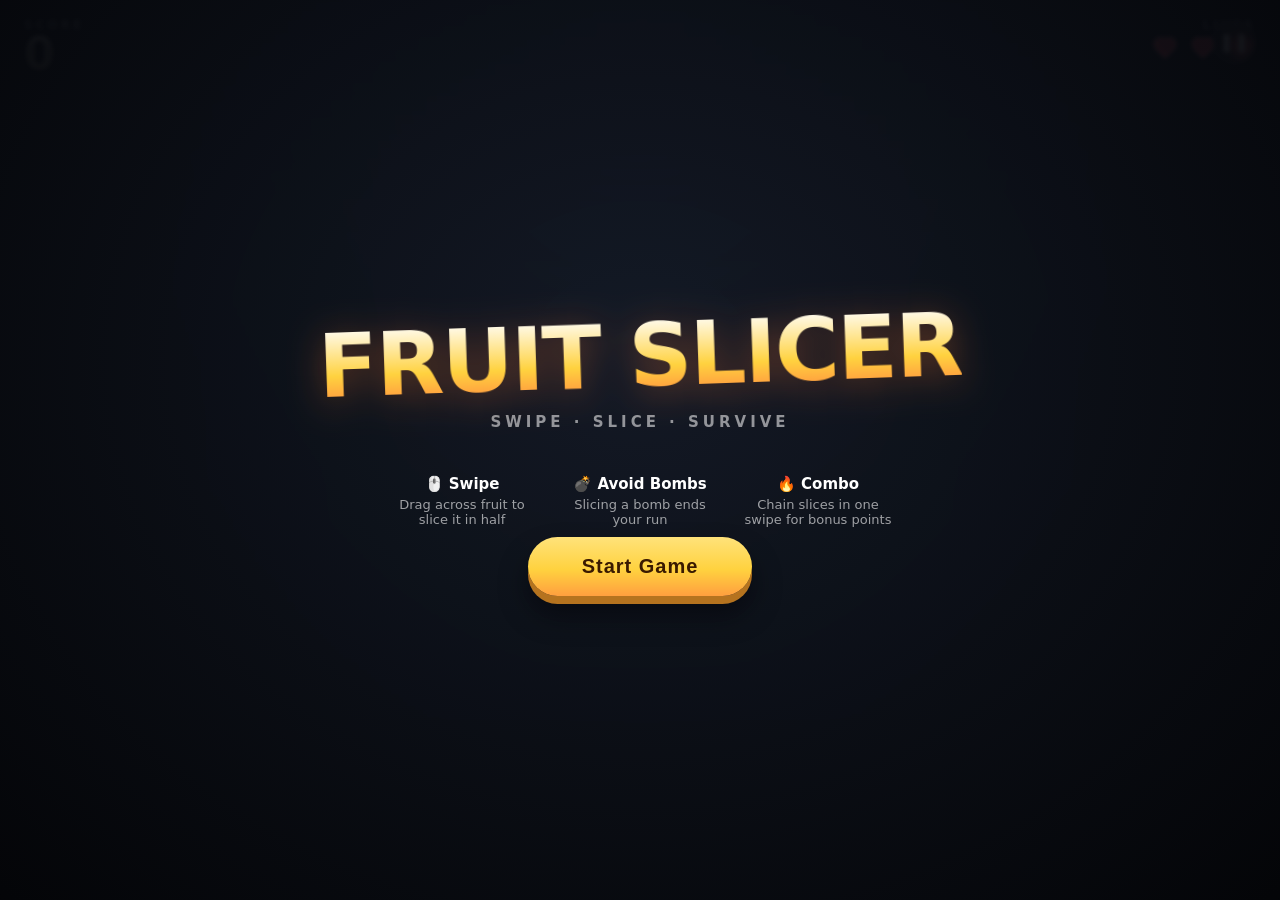
<file: fruitslicer.html>
<!DOCTYPE html>
<html lang="en">
<head>
<meta charset="UTF-8">
<meta name="viewport" content="width=device-width, initial-scale=1.0, maximum-scale=1.0, user-scalable=no">
<title>Fruit Slicer</title>
<style>
  :root{
    --gold:#ffd23f;
    --red:#ff4d4d;
    --dark:#0c0f14;
  }
  *{margin:0;padding:0;box-sizing:border-box;-webkit-tap-highlight-color:transparent;user-select:none;}
  html,body{
    width:100%;height:100%;overflow:hidden;
    background:#000;
    font-family:'Segoe UI',system-ui,-apple-system,sans-serif;
    touch-action:none;
  }
  #wrap{
    position:relative;
    width:100vw;height:100vh;
    overflow:hidden;
  }
  canvas{
    position:absolute;
    top:0;left:0;
    display:block;
  }
  #fxCanvas{
    pointer-events:none;
  }
  #bgGradient{
    position:absolute;inset:0;
    background:
      radial-gradient(ellipse at 50% 0%, #1a2438 0%, #0c0f14 55%, #05070a 100%);
    z-index:0;
  }
  #vignette{
    position:absolute;inset:0;
    pointer-events:none;
    box-shadow:inset 0 0 18vw 4vw rgba(0,0,0,0.65);
    z-index:5;
  }

  /* HUD */
  #hud{
    position:absolute;top:0;left:0;right:0;
    display:flex;justify-content:space-between;align-items:flex-start;
    padding:18px 24px;
    z-index:10;
    pointer-events:none;
  }
  .hud-box{
    display:flex;flex-direction:column;
    align-items:flex-start;
    text-shadow:0 2px 8px rgba(0,0,0,0.8);
  }
  #scoreLabel{
    font-size:12px;letter-spacing:3px;color:rgba(255,255,255,0.55);
    font-weight:600;
  }
  #scoreVal{
    font-size:44px;font-weight:800;color:#fff;
    font-variant-numeric:tabular-nums;
    line-height:1;
    background:linear-gradient(180deg,#fff, #ffe9a8);
    -webkit-background-clip:text;background-clip:text;color:transparent;
    filter:drop-shadow(0 2px 6px rgba(0,0,0,0.6));
  }
  #combo{
    font-size:18px;font-weight:700;color:var(--gold);
    height:24px;
    opacity:0;
    transform:translateY(-4px) scale(0.9);
    transition:opacity .15s, transform .15s;
  }
  #combo.show{opacity:1;transform:translateY(0) scale(1);}

  #lives{
    display:flex;gap:8px;
  }
  .life{
    width:30px;height:30px;
    filter:drop-shadow(0 2px 5px rgba(0,0,0,0.6));
    transition:transform .3s, opacity .3s;
  }
  .life.lost{
    opacity:0.15;
    transform:scale(0.7) rotate(20deg);
  }

  /* Screens */
  .screen{
    position:absolute;inset:0;
    display:flex;flex-direction:column;align-items:center;justify-content:center;
    z-index:50;
    background:radial-gradient(ellipse at 50% 40%, rgba(20,26,38,0.92), rgba(4,5,8,0.97));
    backdrop-filter:blur(2px);
    text-align:center;
    padding:20px;
  }
  .hidden{display:none !important;}

  .title{
    font-size:clamp(48px,10vw,88px);
    font-weight:900;
    letter-spacing:-2px;
    background:linear-gradient(180deg,#fff 10%, #ffd23f 60%, #ff7b3f 100%);
    -webkit-background-clip:text;background-clip:text;color:transparent;
    filter:drop-shadow(0 6px 18px rgba(255,120,50,0.35));
    margin-bottom:6px;
    transform:rotate(-2deg);
  }
  .subtitle{
    color:rgba(255,255,255,0.55);
    font-size:15px;
    letter-spacing:4px;
    font-weight:600;
    margin-bottom:44px;
    text-transform:uppercase;
  }
  .btn{
    position:relative;
    padding:18px 54px;
    font-size:20px;
    font-weight:800;
    letter-spacing:1px;
    color:#3a1a00;
    background:linear-gradient(180deg,#ffe27a, var(--gold) 55%, #ff9f3f);
    border:none;
    border-radius:100px;
    cursor:pointer;
    box-shadow:0 8px 0 #b5731f, 0 18px 30px rgba(0,0,0,0.45);
    transition:transform .08s, box-shadow .08s;
    pointer-events:all;
  }
  .btn:active{
    transform:translateY(6px);
    box-shadow:0 2px 0 #b5731f, 0 8px 18px rgba(0,0,0,0.4);
  }
  .btn.secondary{
    margin-top:16px;
    background:transparent;
    color:rgba(255,255,255,0.7);
    box-shadow:none;
    font-size:14px;
    letter-spacing:2px;
    text-decoration:underline;
    padding:8px;
  }
  .btn.secondary:active{transform:none;box-shadow:none;}

  .stat-row{
    display:flex;gap:40px;
    margin:28px 0 36px;
  }
  .stat{display:flex;flex-direction:column;align-items:center;}
  .stat-val{font-size:40px;font-weight:800;color:#fff;}
  .stat-label{font-size:11px;letter-spacing:2px;color:rgba(255,255,255,0.45);margin-top:2px;text-transform:uppercase;}
  .newbest{
    color:var(--gold);
    font-size:13px;
    letter-spacing:2px;
    font-weight:700;
    margin-top:-20px;
    margin-bottom:24px;
    opacity:0;
    animation:pop-in .4s .3s forwards;
  }
  @keyframes pop-in{
    from{opacity:0;transform:scale(0.5);}
    to{opacity:1;transform:scale(1);}
  }

  .howto{
    display:flex;gap:28px;
    margin-bottom:10px;
    flex-wrap:wrap;justify-content:center;
    max-width:520px;
  }
  .howto div{
    color:rgba(255,255,255,0.6);
    font-size:13px;
    max-width:150px;
  }
  .howto b{display:block;color:#fff;font-size:15px;margin-bottom:4px;}

  #startFruitDeco{
    position:absolute;
    font-size:40px;
    opacity:0.85;
    filter:drop-shadow(0 8px 14px rgba(0,0,0,0.5));
    pointer-events:none;
  }

  #pauseBtn{
    position:absolute;top:20px;right:24px;
    z-index:20;
    width:44px;height:44px;
    border-radius:50%;
    background:rgba(255,255,255,0.08);
    border:1px solid rgba(255,255,255,0.15);
    color:#fff;
    font-size:18px;
    display:flex;align-items:center;justify-content:center;
    cursor:pointer;
    pointer-events:all;
    backdrop-filter:blur(6px);
  }
  #pauseBtn:active{background:rgba(255,255,255,0.18);}

  #flash{
    position:absolute;inset:0;
    background:#fff;
    opacity:0;
    pointer-events:none;
    z-index:40;
  }
</style>
</head>
<body>
<div id="wrap">
  <div id="bgGradient"></div>
  <canvas id="gameCanvas"></canvas>
  <canvas id="fxCanvas"></canvas>
  <div id="vignette"></div>
  <div id="flash"></div>

  <!-- HUD -->
  <div id="hud">
    <div class="hud-box">
      <div id="scoreLabel">SCORE</div>
      <div id="scoreVal">0</div>
      <div id="combo">Combo x1</div>
    </div>
    <div class="hud-box" style="align-items:flex-end;">
      <div id="scoreLabel">LIVES</div>
      <div id="lives"></div>
    </div>
  </div>

  <button id="pauseBtn">❚❚</button>

  <!-- Start Screen -->
  <div id="startScreen" class="screen">
    <div class="title">FRUIT SLICER</div>
    <div class="subtitle">swipe · slice · survive</div>
    <div class="howto">
      <div><b>🖱️ Swipe</b>Drag across fruit to slice it in half</div>
      <div><b>💣 Avoid Bombs</b>Slicing a bomb ends your run</div>
      <div><b>🔥 Combo</b>Chain slices in one swipe for bonus points</div>
    </div>
    <button class="btn" id="startBtn">Start Game</button>
  </div>

  <!-- Pause Screen -->
  <div id="pauseScreen" class="screen hidden">
    <div class="title" style="font-size:clamp(36px,7vw,56px);">PAUSED</div>
    <button class="btn" id="resumeBtn">Resume</button>
    <button class="btn secondary" id="restartFromPauseBtn">Restart</button>
  </div>

  <!-- Game Over Screen -->
  <div id="overScreen" class="screen hidden">
    <div class="title" style="font-size:clamp(40px,8vw,64px);">GAME OVER</div>
    <div id="newBestTag" class="newbest hidden">★ NEW BEST ★</div>
    <div class="stat-row">
      <div class="stat"><div class="stat-val" id="finalScore">0</div><div class="stat-label">Score</div></div>
      <div class="stat"><div class="stat-val" id="bestScore">0</div><div class="stat-label">Best</div></div>
      <div class="stat"><div class="stat-val" id="maxCombo">0</div><div class="stat-label">Max Combo</div></div>
    </div>
    <button class="btn" id="retryBtn">Play Again</button>
  </div>
</div>

<script>
(function(){
"use strict";

/* ============================= SETUP ============================= */
const gameCanvas = document.getElementById('gameCanvas');
const fxCanvas = document.getElementById('fxCanvas');
const gctx = gameCanvas.getContext('2d');
const fctx = fxCanvas.getContext('2d');
let W, H, DPR;

function resize(){
  DPR = Math.min(window.devicePixelRatio || 1, 2);
  W = window.innerWidth;
  H = window.innerHeight;
  [gameCanvas, fxCanvas].forEach(c=>{
    c.width = W*DPR; c.height = H*DPR;
    c.style.width = W+'px'; c.style.height = H+'px';
  });
  gctx.setTransform(DPR,0,0,DPR,0,0);
  fctx.setTransform(DPR,0,0,DPR,0,0);
}
window.addEventListener('resize', resize);
resize();

/* ============================= AUDIO (WebAudio synthesized) ============================= */
let actx;
function ensureAudio(){
  if(!actx){
    actx = new (window.AudioContext||window.webkitAudioContext)();
  }
  if(actx.state === 'suspended') actx.resume();
}
function sfxSlice(pitch=1){
  if(!actx) return;
  const t = actx.currentTime;
  const o = actx.createOscillator();
  const g = actx.createGain();
  o.type='triangle';
  o.frequency.setValueAtTime(1200*pitch, t);
  o.frequency.exponentialRampToValueAtTime(200*pitch, t+0.09);
  g.gain.setValueAtTime(0.18, t);
  g.gain.exponentialRampToValueAtTime(0.001, t+0.12);
  o.connect(g).connect(actx.destination);
  o.start(t); o.stop(t+0.13);

  // noise burst for "shhk"
  const bufferSize = actx.sampleRate*0.06;
  const buffer = actx.createBuffer(1, bufferSize, actx.sampleRate);
  const data = buffer.getChannelData(0);
  for(let i=0;i<bufferSize;i++) data[i] = (Math.random()*2-1)*(1-i/bufferSize);
  const noise = actx.createBufferSource();
  noise.buffer = buffer;
  const ng = actx.createGain();
  ng.gain.value = 0.08;
  const hp = actx.createBiquadFilter();
  hp.type='highpass'; hp.frequency.value=1800;
  noise.connect(hp).connect(ng).connect(actx.destination);
  noise.start(t);
}
function sfxBomb(){
  if(!actx) return;
  const t = actx.currentTime;
  const o = actx.createOscillator();
  const g = actx.createGain();
  o.type='sawtooth';
  o.frequency.setValueAtTime(220, t);
  o.frequency.exponentialRampToValueAtTime(30, t+0.5);
  g.gain.setValueAtTime(0.3, t);
  g.gain.exponentialRampToValueAtTime(0.001, t+0.55);
  o.connect(g).connect(actx.destination);
  o.start(t); o.stop(t+0.6);
}
function sfxMiss(){
  if(!actx) return;
  const t = actx.currentTime;
  const o = actx.createOscillator();
  const g = actx.createGain();
  o.type='sine';
  o.frequency.setValueAtTime(300, t);
  o.frequency.exponentialRampToValueAtTime(120, t+0.2);
  g.gain.setValueAtTime(0.15, t);
  g.gain.exponentialRampToValueAtTime(0.001, t+0.22);
  o.connect(g).connect(actx.destination);
  o.start(t); o.stop(t+0.25);
}
function sfxCombo(n){
  if(!actx) return;
  const t = actx.currentTime;
  [0,1,2].forEach((k,i)=>{
    const o = actx.createOscillator();
    const g = actx.createGain();
    o.type='sine';
    o.frequency.value = 440 * Math.pow(1.2, (n%6)+k);
    g.gain.setValueAtTime(0.001,t+i*0.04);
    g.gain.linearRampToValueAtTime(0.1, t+i*0.04+0.01);
    g.gain.exponentialRampToValueAtTime(0.001, t+i*0.04+0.18);
    o.connect(g).connect(actx.destination);
    o.start(t+i*0.04); o.stop(t+i*0.04+0.2);
  });
}

/* ============================= UTIL ============================= */
function rand(a,b){return a+Math.random()*(b-a);}
function choice(arr){return arr[Math.floor(Math.random()*arr.length)];}
function clamp(v,a,b){return Math.max(a,Math.min(b,v));}
function dist2(x1,y1,x2,y2){const dx=x2-x1,dy=y2-y1;return dx*dx+dy*dy;}

/* ============================= FRUIT DEFINITIONS ============================= */
// Each fruit rendered procedurally on canvas for crisp, scalable "top graphics" without external assets.
const FRUIT_TYPES = [
  { name:'watermelon', r:52, points:10,
    skin:['#2f9e44','#37b24d'], rind:'#e9fac8', flesh:'#ff6b81', seedColor:'#1a1a1a',
    pattern:'stripes' },
  { name:'orange', r:40, points:10,
    skin:['#ff9f1c','#ff8500'], rind:'#ffe3a3', flesh:'#ffb347', seedColor:'#e8c27a',
    pattern:'dimple' },
  { name:'kiwi', r:34, points:15,
    skin:['#8a6d3b','#6f5527'], rind:'#d7ff8a', flesh:'#cdeb5c', seedColor:'#1a1a1a',
    pattern:'fuzz' },
  { name:'strawberry', r:36, points:15,
    skin:['#ff3b5c','#e8103a'], rind:'#ffd6df', flesh:'#ffb3c1', seedColor:'#ffe066',
    pattern:'seeds', shape:'heart' },
  { name:'plum', r:32, points:20,
    skin:['#8854d0','#5f3dc4'], rind:'#f3ecff', flesh:'#c9a6ff', seedColor:'#5f3dc4',
    pattern:'plain' },
  { name:'pineapple', r:46, points:25,
    skin:['#ffd43b','#fab005'], rind:'#fff3bf', flesh:'#ffe066', seedColor:'#e8a33d',
    pattern:'cross', shape:'oval' },
];
const BOMB = { name:'bomb', r:38, points:0 };

/* ============================= GAME OBJECTS ============================= */
let objects = [];      // flying fruit/bombs
let particles = [];    // juice splash + explosion particles
let slashTrail = [];   // trail points for the blade
let floatingTexts = [];

let score = 0, combo = 0, comboTimer = 0, maxCombo = 0, lives = 3;
let best = parseInt(localStorage.getItem('fruitSlicerBest')||'0',10);
let spawnTimer = 0, spawnInterval = 1.05;
let gameTime = 0;
let state = 'menu'; // menu, playing, paused, over
let lastTs = 0;
let shakeMag = 0;
let slowmoT = 0; // slow motion timer for big combos

const GRAVITY = 1500;

class GameObject{
  constructor(isBomb){
    this.isBomb = isBomb;
    this.type = isBomb ? BOMB : choice(FRUIT_TYPES);
    this.r = this.type.r * rand(0.9,1.15);
    const margin = this.r+20;
    this.x = rand(margin, W-margin);
    this.y = H + this.r + 30;
    // aim roughly toward upper-middle area with randomness
    const targetX = rand(W*0.2, W*0.8);
    const peakHeight = rand(H*0.35, H*0.78);
    const t = rand(0.85,1.15); // time to peak (s) — derive velocity
    this.vy = -Math.sqrt(2*GRAVITY*peakHeight);
    this.vx = (targetX - this.x)/ (2*Math.abs(this.vy)/GRAVITY);
    this.rot = rand(0, Math.PI*2);
    this.vrot = rand(-3.2,3.2);
    this.sliced = false;
    this.dead = false;
    this.spawnScale = 0;
    this.fuseFlicker = 0;
  }
  update(dt){
    this.spawnScale = Math.min(1, this.spawnScale + dt*6);
    this.x += this.vx*dt;
    this.y += this.vy*dt;
    this.vy += GRAVITY*dt;
    this.rot += this.vrot*dt;
    this.fuseFlicker += dt;
    if(this.y - this.r > H+60) this.dead = true;
  }
  get scale(){ return this.spawnScale; }
}

/* ---------- particles ---------- */
class Particle{
  constructor(x,y,color,opts={}){
    this.x=x;this.y=y;
    this.vx = opts.vx ?? rand(-260,260);
    this.vy = opts.vy ?? rand(-380,-40);
    this.g = opts.g ?? 900;
    this.r = opts.r ?? rand(2,6);
    this.color = color;
    this.life = opts.life ?? rand(0.5,1.0);
    this.age = 0;
    this.shrink = opts.shrink ?? true;
    this.type = opts.type || 'drop';
    this.rot = rand(0,Math.PI*2);
    this.vrot = rand(-6,6);
  }
  update(dt){
    this.age += dt;
    this.vy += this.g*dt;
    this.x += this.vx*dt;
    this.y += this.vy*dt;
    this.rot += this.vrot*dt;
  }
  get alive(){ return this.age < this.life; }
  get t(){ return this.age/this.life; }
}

function spawnJuice(x,y,colorArr,count){
  for(let i=0;i<count;i++){
    particles.push(new Particle(x,y, choice(colorArr), {
      vx: rand(-320,320), vy: rand(-420,-60), r: rand(3,8), life: rand(0.45,0.9), type:'drop'
    }));
  }
}
function spawnChunks(x,y,skinColor,fleshColor,n){
  for(let i=0;i<n;i++){
    particles.push(new Particle(x,y, i%2? skinColor:fleshColor, {
      vx: rand(-200,200), vy: rand(-350,-40), r: rand(6,13), life: rand(0.6,1.0), type:'chunk'
    }));
  }
}
function spawnSpark(x,y){
  for(let i=0;i<26;i++){
    const a = rand(0,Math.PI*2);
    const sp = rand(120,520);
    particles.push(new Particle(x,y, choice(['#ffcf4d','#ff8a3d','#ff4d4d','#fff']), {
      vx: Math.cos(a)*sp, vy: Math.sin(a)*sp, g: 400, r: rand(2,5), life: rand(0.4,0.85), type:'spark'
    }));
  }
}
function spawnSmoke(x,y){
  for(let i=0;i<14;i++){
    particles.push(new Particle(x,y,'rgba(80,80,80,0.5)', {
      vx: rand(-80,80), vy: rand(-160,-20), g:-40, r: rand(14,30), life: rand(0.7,1.3), type:'smoke'
    }));
  }
}

class FloatingText{
  constructor(x,y,text,color,size=28){
    this.x=x;this.y=y;this.text=text;this.color=color;this.size=size;
    this.age=0;this.life=0.9;this.vy=-70;
  }
  update(dt){ this.age+=dt; this.y+=this.vy*dt; this.vy *= (1-dt*2); }
  get alive(){return this.age<this.life;}
}

/* ============================= INPUT / SLICING ============================= */
let pointerDown = false;
let lastPointer = null;

function getPos(e){
  const rect = gameCanvas.getBoundingClientRect();
  if(e.touches && e.touches.length){
    return {x:e.touches[0].clientX-rect.left, y:e.touches[0].clientY-rect.top};
  }
  return {x:e.clientX-rect.left, y:e.clientY-rect.top};
}

function onDown(e){
  ensureAudio();
  pointerDown = true;
  const p = getPos(e);
  lastPointer = p;
  slashTrail.push({x:p.x,y:p.y,t:performance.now()});
}
function onMove(e){
  if(!pointerDown || state!=='playing') return;
  const p = getPos(e);
  if(lastPointer){
    checkSlice(lastPointer, p);
  }
  lastPointer = p;
  slashTrail.push({x:p.x,y:p.y,t:performance.now()});
  if(slashTrail.length>22) slashTrail.shift();
}
function onUp(){
  pointerDown = false;
  lastPointer = null;
  comboResetSoon();
}

['mousedown','touchstart'].forEach(evt=>gameCanvas.addEventListener(evt, e=>{ if(state==='playing'){e.preventDefault(); onDown(e);} }, {passive:false}));
['mousemove','touchmove'].forEach(evt=>gameCanvas.addEventListener(evt, e=>{ if(state==='playing'){e.preventDefault(); onMove(e);} }, {passive:false}));
['mouseup','touchend','mouseleave','touchcancel'].forEach(evt=>gameCanvas.addEventListener(evt, onUp));

let sliceStreak = 0; // fruits sliced within current swipe gesture
let comboResetHandle = null;
function comboResetSoon(){
  clearTimeout(comboResetHandle);
  comboResetHandle = setTimeout(()=>{ sliceStreak = 0; }, 260);
}

function checkSlice(p1,p2){
  const segLen = Math.hypot(p2.x-p1.x, p2.y-p1.y);
  if(segLen < 2) return;
  for(const obj of objects){
    if(obj.sliced || obj.dead) continue;
    if(obj.scale < 0.8) continue;
    // distance from point to segment
    const d = pointSegDist(obj.x,obj.y,p1.x,p1.y,p2.x,p2.y);
    if(d < obj.r*0.95){
      sliceObject(obj, p2.x-p1.x, p2.y-p1.y);
    }
  }
}
function pointSegDist(px,py,x1,y1,x2,y2){
  const dx=x2-x1, dy=y2-y1;
  const len2 = dx*dx+dy*dy;
  let t = len2===0?0:((px-x1)*dx+(py-y1)*dy)/len2;
  t = clamp(t,0,1);
  const cx = x1+t*dx, cy = y1+t*dy;
  return Math.hypot(px-cx, py-cy);
}

/* ============================= SLICE LOGIC ============================= */
function sliceObject(obj, dx, dy){
  obj.sliced = true;
  obj.dead = true;
  const angle = Math.atan2(dy,dx);

  if(obj.isBomb){
    triggerBombHit(obj);
    return;
  }

  sliceStreak++;
  combo = sliceStreak;
  comboTimer = 1.1;
  maxCombo = Math.max(maxCombo, combo);

  const base = obj.type.points;
  const bonus = combo>1 ? Math.round(base * (combo-1) * 0.5) : 0;
  const gained = base + bonus;
  score += gained;
  updateScoreUI();

  floatingTexts.push(new FloatingText(obj.x, obj.y-obj.r, '+'+gained, '#fff', 26));
  if(combo>1){
    showCombo(combo);
    sfxCombo(combo);
  }
  sfxSlice(rand(0.9,1.15));

  spawnJuice(obj.x,obj.y, [obj.type.flesh, obj.type.skin[0]], 20);
  spawnChunks(obj.x,obj.y, obj.type.skin[0], obj.type.flesh, 6);
  spawnSlashFlash(obj.x, obj.y, angle, obj.r*2.6);
  spawnRing(obj.x, obj.y, obj.type.flesh, obj.r*2.2);

  // record halves to render as flying sliced pieces
  slicedHalves.push(new SlicedHalf(obj, angle, -1));
  slicedHalves.push(new SlicedHalf(obj, angle, 1));

  shakeMag = Math.min(shakeMag+3, 11);
}

let slicedHalves = [];
class SlicedHalf{
  constructor(obj, angle, side){
    this.obj = obj;
    this.side = side;
    this.x = obj.x; this.y = obj.y;
    // separation kick perpendicular to the blade so the two halves visibly part
    const kickAngle = angle + Math.PI/2*side;
    const kick = rand(110,220);
    this.vx = obj.vx*0.55 + Math.cos(kickAngle)*kick;
    this.vy = obj.vy*0.55 + Math.sin(kickAngle)*kick - rand(50,110);
    this.rot = obj.rot;
    this.vrot = obj.vrot*0.75 + side*rand(3.5,7);
    this.life = 1.05;
    this.age = 0;
    // cut plane angle is fixed relative to the fruit's OWN rotation frame,
    // so it stays rigidly attached to the half as it spins (this was the bug).
    this.localCutAngle = angle - obj.rot;
    this.pop = 0; // squash-pop progress, 0..1
    // pre-rolled seed positions on the exposed cross-section so they don't flicker
    this.seedDots = [];
    const n = obj.type.pattern==='seeds' ? 9 : 5;
    for(let i=0;i<n;i++) this.seedDots.push(rand(-obj.r*0.75, obj.r*0.75));
  }
  update(dt){
    this.age += dt;
    this.pop = Math.min(1, this.pop + dt*9);
    this.vy += GRAVITY*0.9*dt;
    this.x += this.vx*dt;
    this.y += this.vy*dt;
    this.rot += this.vrot*dt;
  }
  get alive(){ return this.age < this.life && this.y - 150 < H; }
}

/* ---------- slice-moment flourishes: blade flash + shockwave ring ---------- */
let slashFlashes = [];
function spawnSlashFlash(x,y,angle,len){
  slashFlashes.push({x,y,angle,len,age:0,life:0.16});
}
let rings = [];
function spawnRing(x,y,color,maxR){
  rings.push({x,y,color,maxR,age:0,life:0.4});
}

function triggerBombHit(obj){
  sfxBomb();
  spawnSpark(obj.x,obj.y);
  spawnSmoke(obj.x,obj.y);
  shakeMag = 28;
  flashScreen();
  loseLife(true);
}

function showCombo(n){
  const el = document.getElementById('combo');
  el.textContent = 'Combo x'+n+'!';
  el.classList.remove('show'); void el.offsetWidth; el.classList.add('show');
}

function flashScreen(){
  const f = document.getElementById('flash');
  f.style.transition='none';
  f.style.opacity = 0.85;
  requestAnimationFrame(()=>{
    f.style.transition='opacity .4s ease';
    f.style.opacity = 0;
  });
}

/* ============================= LIVES / MISS ============================= */
function loseLife(fromBomb){
  lives--;
  renderLives();
  if(!fromBomb) sfxMiss();
  if(lives<=0){
    endGame();
  }
}

function renderLives(){
  const box = document.getElementById('lives');
  box.innerHTML='';
  for(let i=0;i<3;i++){
    const span = document.createElement('div');
    span.className = 'life'+(i>=lives?' lost':'');
    span.innerHTML = lifeSVG();
    box.appendChild(span);
  }
}
function lifeSVG(){
  return `<svg viewBox="0 0 32 32" width="30" height="30">
    <path d="M16 28c-6-4.5-12-9.6-12-16A7.5 7.5 0 0116 7a7.5 7.5 0 0112 5c0 6.4-6 11.5-12 16z" fill="#ff4d5e" stroke="#ffb3ba" stroke-width="1"/>
  </svg>`;
}

/* ============================= SCORE UI ============================= */
function updateScoreUI(){
  document.getElementById('scoreVal').textContent = score;
}

/* ============================= SPAWNING ============================= */
function spawnWave(){
  const n = 1 + Math.floor(Math.min(gameTime/18, 3));
  const bombChance = clamp(0.08 + gameTime*0.002, 0.08, 0.22);
  for(let i=0;i<n;i++){
    setTimeout(()=>{
      if(state!=='playing') return;
      const isBomb = Math.random() < bombChance;
      objects.push(new GameObject(isBomb));
    }, i*140);
  }
}

/* ============================= MAIN LOOP ============================= */
function update(dt){
  gameTime += dt;

  // difficulty ramp
  spawnInterval = clamp(1.05 - gameTime*0.01, 0.45, 1.05);
  spawnTimer -= dt;
  if(spawnTimer<=0){
    spawnWave();
    spawnTimer = spawnInterval;
  }

  // combo timer
  if(comboTimer>0){
    comboTimer -= dt;
    if(comboTimer<=0){
      combo=0;
      document.getElementById('combo').classList.remove('show');
    }
  }

  for(const obj of objects){
    obj.update(dt);
    if(obj.isBomb){
      // nothing extra
    }
    if(!obj.sliced && obj.dead && obj.y-obj.r>H+50){
      if(!obj.isBomb){
        loseLife(false);
        floatingTexts.push(new FloatingText(obj.x, H-140, 'Missed!', '#ff6b6b', 22));
      }
    }
  }
  objects = objects.filter(o=>!o.dead);

  for(const h of slicedHalves) h.update(dt);
  slicedHalves = slicedHalves.filter(h=>h.alive);

  for(const p of particles) p.update(dt);
  particles = particles.filter(p=>p.alive);

  for(const s of slashFlashes) s.age += dt;
  slashFlashes = slashFlashes.filter(s=>s.age < s.life);

  for(const r of rings) r.age += dt;
  rings = rings.filter(r=>r.age < r.life);

  for(const f of floatingTexts) f.update(dt);
  floatingTexts = floatingTexts.filter(f=>f.alive);

  shakeMag *= 0.9;
  if(shakeMag<0.05) shakeMag=0;
}

/* ---------- rendering ---------- */
function drawFruit(o){
  const s = o.scale;
  gctx.save();
  gctx.translate(o.x,o.y);
  gctx.rotate(o.rot);
  gctx.scale(s,s);
  renderFruitBody(gctx, o.type, o.r, 1);
  gctx.restore();
}

function renderFruitBody(ctx, type, r, alpha){
  ctx.globalAlpha = alpha;
  // shadow under fruit for depth
  const grd = ctx.createRadialGradient(-r*0.35,-r*0.4,r*0.15, 0,0, r);
  grd.addColorStop(0, lighten(type.skin[0], 30));
  grd.addColorStop(0.55, type.skin[0]);
  grd.addColorStop(1, type.skin[1]);

  ctx.beginPath();
  if(type.shape==='heart'){
    drawStrawberryShape(ctx, r);
  } else if(type.shape==='oval'){
    ctx.ellipse(0,0,r*0.8,r*1.05,0,0,Math.PI*2);
  } else {
    ctx.arc(0,0,r,0,Math.PI*2);
  }
  ctx.fillStyle = grd;
  ctx.fill();

  // pattern overlays
  ctx.save();
  ctx.clip();
  if(type.pattern==='stripes'){
    ctx.strokeStyle='rgba(0,60,20,0.35)';
    ctx.lineWidth=r*0.16;
    for(let a=-1;a<=1;a++){
      ctx.beginPath();
      ctx.moveTo(-r*1.2, a*r*0.7 - r*0.3);
      ctx.quadraticCurveTo(0, a*r*0.7+r*0.5, r*1.2, a*r*0.7-r*0.3);
      ctx.stroke();
    }
  } else if(type.pattern==='dimple'){
    ctx.fillStyle='rgba(0,0,0,0.08)';
    for(let i=0;i<18;i++){
      const a = (i/18)*Math.PI*2;
      const rr = r*rand(0.3,0.85);
      ctx.beginPath();
      ctx.arc(Math.cos(a)*rr, Math.sin(a)*rr, r*0.04, 0, Math.PI*2);
      ctx.fill();
    }
  } else if(type.pattern==='fuzz'){
    ctx.fillStyle='rgba(255,255,255,0.15)';
    for(let i=0;i<80;i++){
      const a = Math.random()*Math.PI*2;
      const rr = Math.random()*r;
      ctx.fillRect(Math.cos(a)*rr, Math.sin(a)*rr, 1.4,1.4);
    }
  } else if(type.pattern==='seeds'){
    ctx.fillStyle = type.seedColor;
    for(let i=0;i<24;i++){
      const a = Math.random()*Math.PI*2;
      const rr = Math.random()*r*0.85;
      ctx.save();
      ctx.translate(Math.cos(a)*rr, Math.sin(a)*rr);
      ctx.rotate(a);
      ctx.beginPath();
      ctx.ellipse(0,0,r*0.045,r*0.09,0,0,Math.PI*2);
      ctx.fill();
      ctx.restore();
    }
  } else if(type.pattern==='cross'){
    ctx.strokeStyle='rgba(120,80,10,0.35)';
    ctx.lineWidth = r*0.05;
    for(let i=-2;i<=2;i++){
      ctx.beginPath();
      ctx.moveTo(-r, i*r*0.35);
      ctx.lineTo(r, i*r*0.35+r*0.6);
      ctx.stroke();
      ctx.beginPath();
      ctx.moveTo(-r, i*r*0.35+r*0.6);
      ctx.lineTo(r, i*r*0.35);
      ctx.stroke();
    }
  }
  ctx.restore();

  // top-light specular highlight
  ctx.beginPath();
  ctx.ellipse(-r*0.32,-r*0.38, r*0.32, r*0.18, -0.6, 0, Math.PI*2);
  ctx.fillStyle='rgba(255,255,255,0.35)';
  ctx.fill();

  // stem/leaf for some
  if(type.name!=='watermelon' && type.name!=='pineapple'){
    ctx.beginPath();
    ctx.moveTo(-r*0.05,-r*0.95);
    ctx.quadraticCurveTo(r*0.25,-r*1.25, r*0.05,-r*1.35);
    ctx.strokeStyle='#5b8c2a';
    ctx.lineWidth=r*0.08;
    ctx.lineCap='round';
    ctx.stroke();
  }
  if(type.name==='pineapple'){
    ctx.fillStyle='#2f9e44';
    for(let i=-2;i<=2;i++){
      ctx.save();
      ctx.translate(i*r*0.12, -r*0.95);
      ctx.rotate(i*0.3);
      ctx.beginPath();
      ctx.moveTo(-r*0.08,0);
      ctx.lineTo(r*0.08,0);
      ctx.lineTo(0,-r*0.6);
      ctx.closePath();
      ctx.fill();
      ctx.restore();
    }
  }

  ctx.globalAlpha=1;
}
function drawStrawberryShape(ctx,r){
  ctx.moveTo(0, r*0.9);
  ctx.bezierCurveTo(-r*1.1, r*0.2, -r*0.9, -r*0.9, 0, -r*0.6);
  ctx.bezierCurveTo(r*0.9, -r*0.9, r*1.1, r*0.2, 0, r*0.9);
}
function lighten(hex, amt){
  const c = hex.replace('#','');
  const num = parseInt(c,16);
  let r=(num>>16)+amt, g=((num>>8)&0xff)+amt, b=(num&0xff)+amt;
  r=clamp(r,0,255);g=clamp(g,0,255);b=clamp(b,0,255);
  return `rgb(${r},${g},${b})`;
}

function drawBomb(o){
  const s=o.scale;
  gctx.save();
  gctx.translate(o.x,o.y);
  gctx.rotate(o.rot);
  gctx.scale(s,s);

  // glow
  const glow = gctx.createRadialGradient(0,0,o.r*0.2,0,0,o.r*1.8);
  glow.addColorStop(0,'rgba(255,80,40,0.35)');
  glow.addColorStop(1,'rgba(255,80,40,0)');
  gctx.fillStyle=glow;
  gctx.beginPath(); gctx.arc(0,0,o.r*1.8,0,Math.PI*2); gctx.fill();

  const bg = gctx.createRadialGradient(-o.r*0.3,-o.r*0.3,o.r*0.1,0,0,o.r);
  bg.addColorStop(0,'#4a4a4a');
  bg.addColorStop(0.6,'#1c1c1c');
  bg.addColorStop(1,'#000');
  gctx.beginPath();
  gctx.arc(0,0,o.r,0,Math.PI*2);
  gctx.fillStyle=bg;
  gctx.fill();
  gctx.lineWidth=2;
  gctx.strokeStyle='rgba(255,255,255,0.15)';
  gctx.stroke();

  // highlight
  gctx.beginPath();
  gctx.ellipse(-o.r*0.3,-o.r*0.35,o.r*0.28,o.r*0.15,-0.6,0,Math.PI*2);
  gctx.fillStyle='rgba(255,255,255,0.25)';
  gctx.fill();

  // fuse
  gctx.beginPath();
  gctx.moveTo(o.r*0.15,-o.r*0.9);
  gctx.quadraticCurveTo(o.r*0.5,-o.r*1.3, o.r*0.25,-o.r*1.5);
  gctx.strokeStyle='#c98a4b';
  gctx.lineWidth=o.r*0.09;
  gctx.lineCap='round';
  gctx.stroke();

  // spark
  const flick = 0.6+0.4*Math.sin(o.fuseFlicker*30);
  gctx.beginPath();
  gctx.arc(o.r*0.25,-o.r*1.5, o.r*0.12*flick, 0, Math.PI*2);
  gctx.fillStyle = `rgba(255,${180+Math.floor(60*flick)},60,1)`;
  gctx.fill();

  // skull mark
  gctx.fillStyle='rgba(255,255,255,0.55)';
  gctx.font = `${o.r*0.75}px serif`;
  gctx.textAlign='center';
  gctx.textBaseline='middle';
  gctx.fillText('☠', 0, o.r*0.05);

  gctx.restore();
}

function drawSlicedHalf(h){
  const t = h.age/h.life;
  const alpha = t>0.65 ? clamp(1-(t-0.65)/0.35,0,1) : 1;
  // one quick juicy "pop" as the halves separate, then a gentle shrink as they fade
  const pop = 1 + Math.sin(clamp(h.pop,0,1)*Math.PI)*0.14;
  const shrink = t>0.75 ? 1-(t-0.75)/0.25*0.35 : 1;
  const s = pop*shrink;
  const r = h.obj.r;

  gctx.save();
  gctx.globalAlpha = alpha;
  gctx.translate(h.x, h.y);
  gctx.rotate(h.rot);
  gctx.scale(s,s);

  // --- clip to this half, rigidly attached to the fruit's own rotation frame ---
  gctx.save();
  gctx.rotate(h.localCutAngle);
  gctx.beginPath();
  const big = r*8;
  if(h.side>0) gctx.rect(0,-big,big,big*2);
  else gctx.rect(-big,-big,big,big*2);
  gctx.rotate(-h.localCutAngle);
  gctx.clip();
  renderFruitBody(gctx, h.obj.type, r, 1);
  gctx.restore();

  // --- exposed juicy cross-section right on the cut edge ---
  gctx.save();
  gctx.rotate(h.localCutAngle);
  const edgeX = h.side>0 ? r*0.05 : -r*0.05;
  const faceW = r*0.22;
  gctx.beginPath();
  gctx.ellipse(edgeX, 0, faceW, r*0.99, 0, 0, Math.PI*2);
  const fleshGrad = gctx.createLinearGradient(edgeX-faceW,0,edgeX+faceW,0);
  fleshGrad.addColorStop(0, 'rgba(0,0,0,0.28)');
  fleshGrad.addColorStop(0.5, h.obj.type.flesh);
  fleshGrad.addColorStop(1, 'rgba(255,255,255,0.4)');
  gctx.fillStyle = fleshGrad;
  gctx.fill();
  gctx.save();
  gctx.clip();
  gctx.fillStyle = h.obj.type.seedColor || 'rgba(60,20,10,0.35)';
  for(const sy of h.seedDots){
    gctx.beginPath();
    gctx.ellipse(edgeX, sy, r*0.045, r*0.085, 0, 0, Math.PI*2);
    gctx.fill();
  }
  gctx.restore();
  // rim highlight where flesh meets skin
  gctx.strokeStyle = 'rgba(255,255,255,0.5)';
  gctx.lineWidth = r*0.03;
  gctx.stroke();
  gctx.restore();

  gctx.restore();
}

function drawSlashFlashes(){
  for(const s of slashFlashes){
    const t = s.age/s.life;
    const alpha = 1-t;
    gctx.save();
    gctx.globalAlpha = alpha;
    gctx.translate(s.x, s.y);
    gctx.rotate(s.angle);
    const grad = gctx.createLinearGradient(-s.len/2,0,s.len/2,0);
    grad.addColorStop(0,'rgba(255,255,255,0)');
    grad.addColorStop(0.5,'rgba(255,255,255,0.95)');
    grad.addColorStop(1,'rgba(255,255,255,0)');
    gctx.strokeStyle = grad;
    gctx.lineWidth = 5*(1-t)+1.5;
    gctx.shadowColor='rgba(255,255,255,0.9)';
    gctx.shadowBlur = 16;
    gctx.beginPath();
    gctx.moveTo(-s.len/2,0);
    gctx.lineTo(s.len/2,0);
    gctx.stroke();
    gctx.restore();
  }
}

function drawRings(){
  for(const r of rings){
    const t = r.age/r.life;
    const eased = 1-Math.pow(1-t,3);
    const rad = r.maxR*eased;
    gctx.save();
    gctx.globalAlpha = (1-t)*0.55;
    gctx.strokeStyle = r.color;
    gctx.lineWidth = 4*(1-t)+1;
    gctx.beginPath();
    gctx.arc(r.x, r.y, rad, 0, Math.PI*2);
    gctx.stroke();
    gctx.restore();
  }
}

function drawParticle(p){
  const alpha = 1 - p.t;
  fctx.save();
  fctx.globalAlpha = clamp(alpha,0,1);
  fctx.translate(p.x,p.y);
  fctx.rotate(p.rot);
  if(p.type==='smoke'){
    fctx.beginPath();
    fctx.arc(0,0,p.r*(0.6+p.t*0.8),0,Math.PI*2);
    fctx.fillStyle = p.color;
    fctx.fill();
  } else if(p.type==='spark'){
    fctx.beginPath();
    fctx.arc(0,0,p.r*(1-p.t*0.6),0,Math.PI*2);
    fctx.fillStyle = p.color;
    fctx.shadowColor = p.color;
    fctx.shadowBlur = 8;
    fctx.fill();
  } else if(p.type==='chunk'){
    fctx.beginPath();
    fctx.arc(0,0,p.r*(1-p.t*0.3),0,Math.PI*2);
    fctx.fillStyle = p.color;
    fctx.fill();
  } else {
    fctx.beginPath();
    fctx.ellipse(0,0,p.r*(1-p.t*0.4),p.r*(1-p.t*0.4)*1.3,0,0,Math.PI*2);
    fctx.fillStyle = p.color;
    fctx.fill();
  }
  fctx.restore();
}

function drawTrail(){
  if(slashTrail.length<2) return;
  const now = performance.now();
  gctx.save();
  gctx.lineCap='round';
  gctx.lineJoin='round';
  for(let i=1;i<slashTrail.length;i++){
    const p0 = slashTrail[i-1], p1 = slashTrail[i];
    const age = (now-p1.t)/260;
    if(age>1) continue;
    const width = (1-age)*14+2;
    gctx.beginPath();
    gctx.moveTo(p0.x,p0.y);
    gctx.lineTo(p1.x,p1.y);
    const grad = gctx.createLinearGradient(p0.x,p0.y,p1.x,p1.y);
    grad.addColorStop(0,`rgba(255,255,255,${0.05})`);
    grad.addColorStop(1,`rgba(255,255,255,${(1-age)*0.9})`);
    gctx.strokeStyle = grad;
    gctx.lineWidth = width;
    gctx.shadowColor='rgba(255,255,255,0.6)';
    gctx.shadowBlur = 12;
    gctx.stroke();
  }
  gctx.restore();
  // trim old
  while(slashTrail.length && now-slashTrail[0].t>300) slashTrail.shift();
}

function drawFloatingTexts(){
  for(const f of floatingTexts){
    const alpha = 1-(f.age/f.life);
    gctx.save();
    gctx.globalAlpha = clamp(alpha,0,1);
    gctx.font = `800 ${f.size}px 'Segoe UI', sans-serif`;
    gctx.fillStyle = f.color;
    gctx.textAlign='center';
    gctx.strokeStyle='rgba(0,0,0,0.4)';
    gctx.lineWidth=4;
    gctx.strokeText(f.text, f.x, f.y);
    gctx.fillText(f.text, f.x, f.y);
    gctx.restore();
  }
}

function render(){
  gctx.clearRect(0,0,W,H);
  fctx.clearRect(0,0,W,H);

  // camera shake
  let ox=0,oy=0;
  if(shakeMag>0){
    ox = rand(-shakeMag,shakeMag);
    oy = rand(-shakeMag,shakeMag);
  }
  gctx.save();
  gctx.translate(ox,oy);

  for(const o of objects){
    if(o.sliced) continue;
    if(o.isBomb) drawBomb(o); else drawFruit(o);
  }
  drawRings();
  for(const h of slicedHalves) drawSlicedHalf(h);
  drawSlashFlashes();
  drawFloatingTexts();
  drawTrail();

  gctx.restore();

  for(const p of particles) drawParticle(p);
}

/* ============================= LOOP CONTROL ============================= */
function loop(ts){
  if(state==='playing'){
    const dt = Math.min((ts-lastTs)/1000, 0.033) || 0;
    lastTs = ts;
    update(dt);
    render();
  } else {
    lastTs = ts;
    render();
  }
  requestAnimationFrame(loop);
}

/* ============================= GAME FLOW ============================= */
function resetGame(){
  objects=[]; particles=[]; slicedHalves=[]; floatingTexts=[]; slashTrail=[]; slashFlashes=[]; rings=[];
  score=0; combo=0; comboTimer=0; maxCombo=0; lives=3;
  gameTime=0; spawnTimer=0.3;
  updateScoreUI();
  renderLives();
  document.getElementById('combo').classList.remove('show');
}

function startGame(){
  resetGame();
  state='playing';
  show('none');
}

function endGame(){
  state='over';
  const isBest = score>best;
  if(isBest){ best=score; localStorage.setItem('fruitSlicerBest', best); }
  document.getElementById('finalScore').textContent = score;
  document.getElementById('bestScore').textContent = best;
  document.getElementById('maxCombo').textContent = maxCombo;
  document.getElementById('newBestTag').classList.toggle('hidden', !isBest);
  show('over');
}

function show(which){
  document.getElementById('startScreen').classList.toggle('hidden', which!=='start');
  document.getElementById('pauseScreen').classList.toggle('hidden', which!=='pause');
  document.getElementById('overScreen').classList.toggle('hidden', which!=='over');
}

document.getElementById('startBtn').addEventListener('click', ()=>{ ensureAudio(); startGame(); });
document.getElementById('retryBtn').addEventListener('click', ()=>{ ensureAudio(); startGame(); });
document.getElementById('resumeBtn').addEventListener('click', ()=>{ state='playing'; show('none'); });
document.getElementById('restartFromPauseBtn').addEventListener('click', ()=>{ startGame(); });
document.getElementById('pauseBtn').addEventListener('click', ()=>{
  if(state==='playing'){ state='paused'; show('pause'); }
  else if(state==='paused'){ state='playing'; show('none'); }
});

document.getElementById('bestScore') && (document.getElementById('bestScore').textContent = best);

show('start');
renderLives();
requestAnimationFrame(loop);

})();
</script>
</body>
</html>
</file>
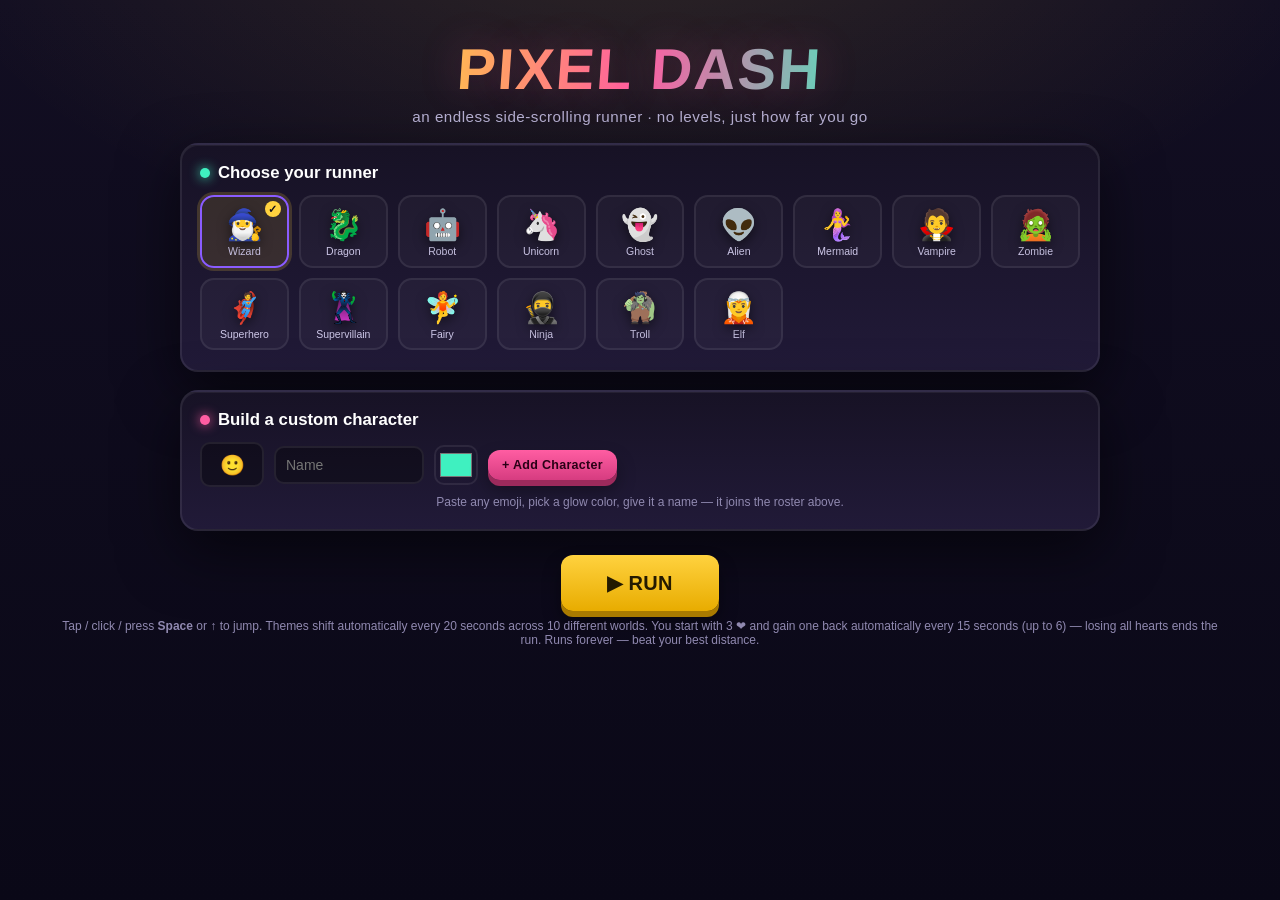
<file: infiniterunner.html>
<!DOCTYPE html>
<html lang="en">
<head>
<meta charset="UTF-8">
<meta name="viewport" content="width=device-width, initial-scale=1.0, maximum-scale=1, user-scalable=no">
<title>Infinite Runner</title>
<style>
  :root{
    --ink:#0d0b1a;
    --panel:#171225;
    --panel-2:#211a38;
    --accent:#ffd23f;
    --accent-2:#ff5da2;
    --accent-3:#3ff0c0;
    --line: rgba(255,255,255,0.08);
    font-family: 'Trebuchet MS', 'Segoe UI', sans-serif;
  }
  *{box-sizing:border-box; -webkit-tap-highlight-color: transparent; user-select:none;}
  html,body{
    margin:0; padding:0; width:100%; height:100%; overflow:hidden;
    height:100dvh;
    background: radial-gradient(ellipse at top, #241a3d 0%, #0d0b1a 70%);
    color:#fff;
    overscroll-behavior:none;
  }
  #app{position:relative; width:100vw; height:100vh; height:100dvh; overflow:hidden;}

  canvas{display:block; position:absolute; top:0; left:0; width:100%; height:100%;}

  .hidden{display:none !important;}

  /* ---------- Shared panel look ---------- */
  .glass{
    background: linear-gradient(180deg, var(--panel), var(--panel-2));
    border: 2px solid var(--line);
    border-radius: 18px;
    box-shadow: 0 20px 60px rgba(0,0,0,0.55), inset 0 1px 0 rgba(255,255,255,0.06);
  }

  /* ---------- Title / Menu screen ---------- */
  #menu{
    position:absolute; inset:0; z-index:20;
    display:flex; flex-direction:column; align-items:center;
    padding: 4vh 4vw 3vh;
    overflow-y:auto;
    background:
      radial-gradient(1200px 600px at 50% -10%, rgba(255,210,63,0.12), transparent 60%),
      linear-gradient(180deg, #120e22 0%, #0a0817 100%);
  }
  .title-wrap{ text-align:center; margin-bottom: 18px; }
  .title-wrap h1{
    font-size: clamp(2.2rem, 6vw, 3.6rem);
    margin:0;
    letter-spacing: 2px;
    font-weight:900;
    background: linear-gradient(90deg, var(--accent), var(--accent-2), var(--accent-3));
    -webkit-background-clip:text; background-clip:text; color:transparent;
    text-shadow: 0 0 40px rgba(255,93,162,0.25);
    transform: skewX(-4deg);
  }
  .title-wrap p{ margin:6px 0 0; color:#b9b3d6; font-size:0.95rem; letter-spacing:0.5px;}

  .menu-section{ width:min(920px, 96vw); margin-bottom: 18px; padding: 18px 18px 20px;}
  .menu-section h2{
    margin: 0 0 12px; font-size:1.05rem; color:#fff; display:flex; align-items:center; gap:8px;
  }
  .menu-section h2 .dot{width:10px;height:10px;border-radius:50%; background:var(--accent-3); box-shadow:0 0 12px var(--accent-3);}

  .char-grid{
    display:grid; grid-template-columns: repeat(auto-fill, minmax(84px,1fr));
    gap: 10px;
  }
  .char-btn{
    position:relative;
    background: rgba(255,255,255,0.03);
    border: 2px solid var(--line);
    border-radius: 14px;
    padding: 10px 6px 8px;
    display:flex; flex-direction:column; align-items:center; gap:4px;
    cursor:pointer;
    transition: transform .12s ease, border-color .12s ease, background .12s ease;
  }
  .char-btn .emoji{ font-size: 30px; filter: drop-shadow(0 4px 6px rgba(0,0,0,0.5)); }
  .char-btn .name{ font-size: 10.5px; color:#cfc9ea; text-align:center; line-height:1.1;}
  .char-btn:hover{ transform: translateY(-3px); background: rgba(255,255,255,0.07);}
  .char-btn.selected{ border-color: var(--accent); background: rgba(255,210,63,0.12); box-shadow: 0 0 0 3px rgba(255,210,63,0.18);}
  .char-btn.selected::after{
    content:'✓'; position:absolute; top:4px; right:6px; font-size:11px; color:var(--ink);
    background:var(--accent); width:16px;height:16px;border-radius:50%; display:flex;align-items:center;justify-content:center; font-weight:900;
  }
  .char-btn .del{
    position:absolute; top:2px; left:4px; font-size:11px; color:#ff8080; opacity:0.7; display:none;
  }
  .char-btn.custom .del{ display:block; }

  .creator-row{
    display:flex; flex-wrap:wrap; gap:10px; align-items:center; margin-top: 4px;
  }
  .creator-row input[type="text"]{
    background: rgba(0,0,0,0.35); border:2px solid var(--line); border-radius:10px;
    padding: 9px 10px; color:#fff; font-size: 14px; outline:none;
  }
  #custEmoji{ width: 64px; text-align:center; font-size:20px;}
  #custName{ width: 150px; }
  .creator-row input[type="color"]{
    width:44px; height:40px; border:2px solid var(--line); border-radius:10px; background:none; cursor:pointer; padding:2px;
  }
  .btn{
    border:none; border-radius: 12px; padding: 11px 20px; font-weight:800; font-size:14px;
    cursor:pointer; letter-spacing:0.3px;
    background: linear-gradient(180deg, var(--accent), #e8ac00);
    color:#241a00; box-shadow: 0 6px 0 #a97a00, 0 10px 18px rgba(0,0,0,0.4);
    transition: transform .08s ease, box-shadow .08s ease;
  }
  .btn:active{ transform: translateY(4px); box-shadow: 0 2px 0 #a97a00, 0 4px 10px rgba(0,0,0,0.4); }
  .btn.secondary{
    background: linear-gradient(180deg, #3ff0c0, #17b58e); color:#023024; box-shadow: 0 6px 0 #0f7a5e, 0 10px 18px rgba(0,0,0,0.35);
  }
  .btn.secondary:active{ box-shadow: 0 2px 0 #0f7a5e, 0 4px 10px rgba(0,0,0,0.35); }
  .btn.pink{ background: linear-gradient(180deg, #ff5da2, #d63c80); color:#2b0016; box-shadow: 0 6px 0 #9c2a5c, 0 10px 18px rgba(0,0,0,0.35);}
  .btn.pink:active{ box-shadow: 0 2px 0 #9c2a5c, 0 4px 10px rgba(0,0,0,0.35);}
  .btn.small{ padding:8px 14px; font-size:12.5px; }

  .play-row{ display:flex; justify-content:center; margin-top: 6px; }
  .play-row .btn{ font-size:20px; padding:16px 46px; }

  .hint{ color:#9089b0; font-size:12px; margin-top:8px; text-align:center;}

  /* ---------- In-game HUD ---------- */
  #hud{
    position:absolute; top:0; left:0; right:0; z-index:10; pointer-events:none;
    display:flex; justify-content:space-between; align-items:flex-start; padding: 16px 18px;
    font-weight:800;
  }
  .hud-box{
    pointer-events:auto;
    padding: 8px 14px; border-radius: 12px; font-size: 14px;
    background: rgba(10,8,20,0.45); backdrop-filter: blur(4px);
    border: 1px solid rgba(255,255,255,0.12);
  }
  #scoreBox{ display:flex; gap:16px; }
  #scoreBox span b{ color: var(--accent); font-size:16px;}
  #themeBox{ display:flex; align-items:center; gap:8px; }
  #themeBox .swatch{ width:10px;height:10px;border-radius:50%; }

  #themeFlash{
    position:absolute; top: 70px; left:50%; transform:translateX(-50%) translateY(-10px);
    z-index:11; padding: 8px 20px; border-radius: 30px; font-weight:800; font-size:13px;
    background: rgba(10,8,20,0.6); border:1px solid rgba(255,255,255,0.2);
    opacity:0; transition: opacity .4s ease, transform .4s ease; pointer-events:none; letter-spacing:0.5px;
  }
  #themeFlash.show{ opacity:1; transform:translateX(-50%) translateY(0); }

  #heartsVal{ font-size:15px; letter-spacing:2px; filter: drop-shadow(0 0 4px rgba(255,80,120,0.6)); }

  #heartFlash{
    position:absolute; top: 116px; left:50%; transform:translateX(-50%) translateY(-8px) scale(0.9);
    z-index:11; padding: 6px 16px; border-radius: 30px; font-weight:800; font-size:14px;
    background: rgba(10,8,20,0.6); border:1px solid rgba(255,255,255,0.2); color:#ff8fae;
    opacity:0; transition: opacity .35s ease, transform .35s ease; pointer-events:none; letter-spacing:0.5px;
  }
  #heartFlash.show{ opacity:1; transform:translateX(-50%) translateY(0) scale(1); }

  /* mobile jump button */
  #jumpBtn{
    position:absolute; right: 22px; bottom: 26px; z-index:10;
    width: 78px; height:78px; border-radius:50%;
    background: radial-gradient(circle at 35% 30%, #ffe27a, #e8ac00);
    box-shadow: 0 8px 0 #a97a00, 0 14px 26px rgba(0,0,0,0.5);
    border:none; font-size:26px; display:none; align-items:center; justify-content:center;
    color:#241a00;
  }
  #jumpBtn:active{ transform: translateY(6px); box-shadow: 0 2px 0 #a97a00; }

  /* ---------- Game over ---------- */
  #gameOver{
    position:absolute; inset:0; z-index:30; display:flex; align-items:center; justify-content:center;
    background: rgba(6,4,14,0.72); backdrop-filter: blur(2px);
  }
  #gameOver .card{ width:min(420px,90vw); padding: 30px 26px; text-align:center; }
  #gameOver h2{ margin:0 0 6px; font-size: 1.8rem; color:#ff5da2; }
  #gameOver .stat{ margin: 14px 0 18px; }
  #gameOver .stat .n{ font-size: 2.4rem; font-weight:900; color: var(--accent); display:block; }
  #gameOver .stat .l{ font-size:12px; color:#a9a2ca; letter-spacing:1px; }
  #gameOver .btnrow{ display:flex; gap:10px; justify-content:center; flex-wrap:wrap; margin-top:10px;}

  /* ---------- Pause overlay ---------- */
  #pauseOverlay{
    position:absolute; inset:0; z-index:40; display:flex; align-items:center; justify-content:center;
    background: rgba(4,3,10,0.78); backdrop-filter: blur(3px);
  }
  #pauseOverlay .card{ width:min(380px,88vw); padding: 32px 26px; text-align:center; }
  #pauseOverlay h2{ margin:0 0 4px; font-size:1.5rem; letter-spacing:1px; color:#fff; }
  #pauseMsg{ color:#cfc9ea; font-size:14px; margin: 10px 0 6px; }
  #pauseCountdown{
    font-size: 3.2rem; font-weight:900; min-height: 60px;
    background: linear-gradient(90deg, var(--accent), var(--accent-3));
    -webkit-background-clip:text; background-clip:text; color:transparent;
  }
  #resumeBtn{ margin-top: 14px; }

  @media (max-width: 720px){
    #jumpBtn{ display:flex; }
  }
</style>
</head>
<body>
<div id="app">

  <canvas id="game"></canvas>

  <!-- HUD -->
  <div id="hud" class="hidden">
    <div id="scoreBox" class="hud-box">
      <span>SCORE <b id="scoreVal">0</b></span>
      <span>BEST <b id="bestVal">0</b></span>
      <span id="heartsVal">❤️❤️❤️</span>
    </div>
    <div id="themeBox" class="hud-box">
      <div class="swatch" id="themeSwatch"></div>
      <span id="themeName">Day</span>
    </div>
  </div>
  <div id="themeFlash"></div>
  <div id="heartFlash"></div>
  <button id="jumpBtn">▲</button>

  <!-- Menu -->
  <div id="menu">
    <div class="title-wrap">
      <h1>PIXEL DASH</h1>
      <p>an endless side-scrolling runner · no levels, just how far you go</p>
    </div>

    <div class="menu-section glass">
      <h2><span class="dot"></span> Choose your runner</h2>
      <div class="char-grid" id="charGrid"></div>
    </div>

    <div class="menu-section glass">
      <h2><span class="dot" style="background:var(--accent-2); box-shadow:0 0 12px var(--accent-2);"></span> Build a custom character</h2>
      <div class="creator-row">
        <input id="custEmoji" type="text" maxlength="4" placeholder="🙂" value="🙂">
        <input id="custName" type="text" maxlength="14" placeholder="Name">
        <input id="custColor" type="color" value="#3ff0c0">
        <button class="btn pink small" id="addCharBtn">+ Add Character</button>
      </div>
      <div class="hint">Paste any emoji, pick a glow color, give it a name — it joins the roster above.</div>
    </div>

    <div class="play-row">
      <button class="btn" id="playBtn">▶ RUN</button>
    </div>
    <div class="hint">Tap / click / press <b>Space</b> or <b>↑</b> to jump. Themes shift automatically every 20 seconds across 10 different worlds. You start with 3 ❤ and gain one back automatically every 15 seconds (up to 6) — losing all hearts ends the run. Runs forever — beat your best distance.</div>
  </div>

  <!-- Game Over -->
  <div id="gameOver" class="hidden">
    <div class="card glass">
      <h2>WIPED OUT</h2>
      <div class="stat">
        <span class="n" id="finalScore">0</span>
        <span class="l">METERS TRAVELED</span>
      </div>
      <div class="stat" style="margin-top:-10px;">
        <span class="n" id="finalBest" style="font-size:1.3rem;color:#3ff0c0;">0</span>
        <span class="l">BEST DISTANCE</span>
      </div>
      <div class="btnrow">
        <button class="btn" id="retryBtn">↻ Run Again</button>
        <button class="btn secondary" id="menuBtn">☰ Change Runner</button>
      </div>
    </div>
  </div>

  <!-- Pause (auto-triggered on tab / window switch) -->
  <div id="pauseOverlay" class="hidden">
    <div class="card glass">
      <h2>⏸ GAME PAUSED</h2>
      <div id="pauseMsg">Press ENTER to Resume</div>
      <div id="pauseCountdown"></div>
      <button class="btn secondary small" id="resumeBtn">▶ Resume (Enter)</button>
    </div>
  </div>

</div>

<script>
(function(){
"use strict";

/* ============================= CANVAS SETUP ============================= */
const canvas = document.getElementById('game');
const ctx = canvas.getContext('2d');
let W, H, DPR;
function resize(){
  DPR = Math.min(window.devicePixelRatio || 1, 2);
  W = window.innerWidth; H = window.innerHeight;
  canvas.width = W * DPR; canvas.height = H * DPR;
  canvas.style.width = W+'px'; canvas.style.height = H+'px';
  ctx.setTransform(DPR,0,0,DPR,0,0);
}
window.addEventListener('resize', handleResize);
window.addEventListener('orientationchange', ()=> setTimeout(handleResize, 200));
if(window.visualViewport){ window.visualViewport.addEventListener('resize', handleResize); }
function handleResize(){
  const oldGround = groundY;
  resize();
  computeGround();
  const delta = groundY - oldGround;
  if(player){
    if(player.onGround){ player.y = groundY - player.h; }
    else { player.y += delta; }
  }
  if(obstacles) obstacles.forEach(o=>{ o.y += delta; });
  if(coins) coins.forEach(c=>{ c.y += delta; });
}
resize();

/* ============================= CHARACTERS ============================= */
const DEFAULT_CHARACTERS = [
  {name:"Wizard", emoji:"🧙‍♂️", color:"#8a5cff"},
  {name:"Dragon", emoji:"🐉", color:"#ff5d3d"},
  {name:"Robot", emoji:"🤖", color:"#3ff0c0"},
  {name:"Unicorn", emoji:"🦄", color:"#ff5da2"},
  {name:"Ghost", emoji:"👻", color:"#c9c9ff"},
  {name:"Alien", emoji:"👽", color:"#6bff6b"},
  {name:"Mermaid", emoji:"🧜‍♀️", color:"#3fd6ff"},
  {name:"Vampire", emoji:"🧛", color:"#c22b3f"},
  {name:"Zombie", emoji:"🧟", color:"#8fbf3f"},
  {name:"Superhero", emoji:"🦸", color:"#3f7bff"},
  {name:"Supervillain", emoji:"🦹", color:"#7a2fbf"},
  {name:"Fairy", emoji:"🧚", color:"#ffd23f"},
  {name:"Ninja", emoji:"🥷", color:"#555555"},
  {name:"Troll", emoji:"🧌", color:"#7a5c3f"},
  {name:"Elf", emoji:"🧝", color:"#3fbf7a"},
];
let customCharacters = []; // session-only (in-memory)
let allCharacters = [...DEFAULT_CHARACTERS];
let selectedCharIndex = 0;

const charGrid = document.getElementById('charGrid');
function renderCharGrid(){
  charGrid.innerHTML = '';
  allCharacters.forEach((c, i)=>{
    const btn = document.createElement('div');
    btn.className = 'char-btn' + (i===selectedCharIndex ? ' selected':'') + (c.custom ? ' custom':'');
    btn.style.borderColor = i===selectedCharIndex ? c.color : '';
    btn.innerHTML = `<span class="del" data-i="${i}">✕</span><span class="emoji">${c.emoji}</span><span class="name">${c.name}</span>`;
    btn.addEventListener('click', (e)=>{
      if(e.target.classList.contains('del')){
        e.stopPropagation();
        allCharacters.splice(i,1);
        if(selectedCharIndex>=allCharacters.length) selectedCharIndex = 0;
        renderCharGrid();
        return;
      }
      selectedCharIndex = i;
      renderCharGrid();
    });
    charGrid.appendChild(btn);
  });
}
renderCharGrid();

document.getElementById('addCharBtn').addEventListener('click', ()=>{
  const emoji = (document.getElementById('custEmoji').value || '🙂').trim() || '🙂';
  const name = (document.getElementById('custName').value || 'Custom').trim() || 'Custom';
  const color = document.getElementById('custColor').value || '#3ff0c0';
  const c = {name, emoji, color, custom:true};
  allCharacters.push(c);
  customCharacters.push(c);
  selectedCharIndex = allCharacters.length - 1;
  renderCharGrid();
  document.getElementById('custName').value = '';
});

/* ============================= THEMES ============================= */
// Each theme: sky gradient stops, ground colors, particle style, accent
const THEMES = [
  { name:"Day", sky:["#8fd0ff","#e4f7ff"], hill:"#4fbf6a", hill2:"#2f8a49", ground:"#5b3a22", groundTop:"#7bbf4a", particle:"cloud", swatch:"#8fd0ff" },
  { name:"Summer", sky:["#42b8ff","#ffe98a"], hill:"#5ecb3f", hill2:"#3a9a2a", ground:"#6b4a22", groundTop:"#9fdb4a", particle:"sunray", swatch:"#ffe27a" },
  { name:"Windy Sun Rays", sky:["#a7e3ff","#fff6cf"], hill:"#6fcf6a", hill2:"#4a9e4a", ground:"#5b3a22", groundTop:"#8fdf5a", particle:"wind", swatch:"#fff1a8" },
  { name:"Sunset", sky:["#ff8a5b","#ffd36e"], hill:"#b85c8a", hill2:"#7a3d63", ground:"#4a2b3a", groundTop:"#c96b5b", particle:"cloud", swatch:"#ff8a5b" },
  { name:"Sahara", sky:["#ffce7a","#ffe9b8"], hill:"#d9a25c", hill2:"#b97e3f", ground:"#8a5a2a", groundTop:"#e8b96a", particle:"sand", swatch:"#ffce7a" },
  { name:"Rain", sky:["#535b66","#828a94"], hill:"#454b55", hill2:"#333941", ground:"#2c2f36", groundTop:"#5a6570", particle:"rain", swatch:"#7b8590" },
  { name:"Night", sky:["#141433","#2b2a5e"], hill:"#232052", hill2:"#171540", ground:"#0f0e2a", groundTop:"#3a3670", particle:"star", swatch:"#2b2a5e" },
  { name:"Midnight", sky:["#040309","#120c26"], hill:"#150f30", hill2:"#0c0820", ground:"#07051a", groundTop:"#241a4d", particle:"star", swatch:"#120c26" },
  { name:"Winter", sky:["#bcdcff","#eef8ff"], hill:"#9fc3e0", hill2:"#7fa8c9", ground:"#5b6b7a", groundTop:"#ffffff", particle:"snow", swatch:"#bcdcff" },
  { name:"Snowfall", sky:["#d5eaff","#ffffff"], hill:"#c7dced", hill2:"#a9c6dd", ground:"#6f7d89", groundTop:"#ffffff", particle:"heavysnow", swatch:"#d5eaff" },
];
let themeIdx = 0;
let themeTimer = 0;
const THEME_DURATION = 20000; // 20s
let transitionProgress = 1; // 1 = fully at current theme
const TRANSITION_TIME = 1400;

function lerp(a,b,t){ return a+(b-a)*t; }
function hexToRgb(hex){
  hex = hex.replace('#','');
  if(hex.length===3) hex = hex.split('').map(c=>c+c).join('');
  const num = parseInt(hex,16);
  return [(num>>16)&255, (num>>8)&255, num&255];
}
function rgbToCss(rgb){ return `rgb(${rgb[0]|0},${rgb[1]|0},${rgb[2]|0})`; }
function lerpColor(hexA, hexB, t){
  const a = hexToRgb(hexA), b = hexToRgb(hexB);
  return rgbToCss([lerp(a[0],b[0],t), lerp(a[1],b[1],t), lerp(a[2],b[2],t)]);
}
function currentThemeBlend(){
  const cur = THEMES[themeIdx];
  const prevIdx = (themeIdx - 1 + THEMES.length) % THEMES.length;
  const prev = THEMES[prevIdx];
  const t = transitionProgress;
  return {
    skyTop: lerpColor(prev.sky[0], cur.sky[0], t),
    skyBot: lerpColor(prev.sky[1], cur.sky[1], t),
    hill: lerpColor(prev.hill, cur.hill, t),
    hill2: lerpColor(prev.hill2, cur.hill2, t),
    ground: lerpColor(prev.ground, cur.ground, t),
    groundTop: lerpColor(prev.groundTop, cur.groundTop, t),
    particle: cur.particle,
    name: cur.name,
    swatch: cur.swatch
  };
}

/* ============================= GAME STATE ============================= */
const GROUND_Y_RATIO = 0.78; // fraction of height where ground line sits
let groundY;
function computeGround(){ groundY = H * GROUND_Y_RATIO; }
computeGround();

let running = false;
let player, obstacles, coins, bgParticles, dustParticles;
let speed, distance, best = 0;
let spawnTimer, coinSpawnTimer, elapsedTime;
let shakeTime = 0;

/* ---- Hearts (auto-regenerating lives) ---- */
const START_HEARTS = 3;
const MAX_HEARTS = 6;
const HEART_INTERVAL = 15000; // gain a heart automatically every 15s
const INVINCIBLE_DURATION = 1000;
let hearts = START_HEARTS;
let heartTimer = 0;
let invincibleTimer = 0;

/* ---- Auto-pause on tab/window switch ---- */
let paused = false;
let countdownActive = false;

const GRAVITY = 2600;
const JUMP_VELOCITY = -980;
const GROUND_FRICTION_NONE = true;

function newPlayer(){
  const size = Math.min(64, H*0.09);
  return {
    x: Math.max(90, W*0.14),
    y: groundY - size,
    w: size, h: size,
    vy: 0,
    onGround: true,
    squash: 1,
    tilt: 0,
    trailTimer: 0
  };
}

function resetGame(){
  computeGround();
  player = newPlayer();
  obstacles = [];
  coins = [];
  bgParticles = [];
  dustParticles = [];
  speed = 360;
  distance = 0;
  spawnTimer = 900;
  coinSpawnTimer = 1400;
  elapsedTime = 0;
  themeIdx = Math.floor(Math.random()*THEMES.length);
  themeTimer = 0;
  transitionProgress = 1;
  shakeTime = 0;
  hearts = START_HEARTS;
  heartTimer = 0;
  invincibleTimer = 0;
  for(let i=0;i<70;i++) spawnBgParticle(true);
}

/* ============================= PARTICLES (bg) ============================= */
function spawnBgParticle(randomX){
  const t = currentThemeBlend();
  const kind = t.particle;
  const p = {
    x: randomX ? Math.random()*W : W + Math.random()*120,
    y: Math.random()*H*0.7,
    r: Math.random()*2.2+0.6,
    speed: Math.random()*18+6,
    vy: 0,
    len: 0,
    twinkle: Math.random()*Math.PI*2,
    kind
  };
  if(kind==='cloud'){
    p.r = Math.random()*22+14; p.y = Math.random()*H*0.38; p.speed = Math.random()*16+8;
  } else if(kind==='star'){
    p.r = Math.random()*1.6+0.5; p.y = Math.random()*H*0.5; p.speed = Math.random()*6+2;
  } else if(kind==='sunray'){
    p.r = Math.random()*2.6+1.2; p.y = Math.random()*H*0.55; p.speed = Math.random()*10+5; p.vy = -(Math.random()*8+4);
  } else if(kind==='wind'){
    p.len = Math.random()*46+26; p.y = Math.random()*H*0.65+H*0.05; p.speed = Math.random()*220+180;
  } else if(kind==='sand'){
    p.r = Math.random()*2.4+0.8; p.y = groundY - Math.random()*H*0.32; p.speed = Math.random()*140+90; p.vy = (Math.random()-0.5)*14;
  } else if(kind==='rain'){
    p.len = Math.random()*26+16; p.y = randomX? Math.random()*groundY : -20; p.speed = Math.random()*90+60; p.vy = Math.random()*520+420;
  } else if(kind==='snow'){
    p.r = Math.random()*2+1; p.y = randomX? Math.random()*groundY : -10; p.speed = Math.random()*14+6; p.vy = Math.random()*40+24;
  } else if(kind==='heavysnow'){
    p.r = Math.random()*3.2+1.6; p.y = randomX? Math.random()*groundY : -10; p.speed = Math.random()*30+20; p.vy = Math.random()*110+70;
  } else if(kind==='ember'){
    p.r = Math.random()*2+0.8; p.y = groundY - Math.random()*H*0.4; p.speed = Math.random()*20+8; p.vy = -(Math.random()*30+10);
  }
  bgParticles.push(p);
}

function spawnDust(x,y,color,n){
  for(let i=0;i<n;i++){
    dustParticles.push({
      x, y,
      vx: (Math.random()-0.5)*160,
      vy: -Math.random()*180-40,
      life: 1,
      color
    });
  }
}

/* ============================= OBSTACLES / COINS ============================= */
function spawnObstacle(){
  const groundBase = groundY;
  const types = ['spike','pipe','block'];
  const type = types[Math.floor(Math.random()*types.length)];
  let w,h;
  if(type==='spike'){ h = 40+Math.random()*16; w = h*0.9; }
  else if(type==='pipe'){ h = 56+Math.random()*30; w = 46; }
  else { h = 34+Math.random()*10; w = 34; }
  obstacles.push({ x: W+40, y: groundBase-h, w, h, type, passed:false });
}
function spawnCoinArc(){
  const n = 4 + Math.floor(Math.random()*3);
  const baseY = groundY - (90 + Math.random()*90);
  const startX = W + 60;
  for(let i=0;i<n;i++){
    coins.push({
      x: startX + i*34,
      y: baseY - Math.sin(i/(n-1)*Math.PI)*46,
      r: 10, collected:false, spin:Math.random()*Math.PI*2
    });
  }
}

/* ============================= INPUT ============================= */
function tryJump(){
  if(!running || paused) return;
  if(player.onGround){
    player.vy = JUMP_VELOCITY;
    player.onGround = false;
    spawnDust(player.x+player.w/2, groundY, allCharacters[selectedCharIndex].color, 10);
  }
}
window.addEventListener('keydown', (e)=>{
  if(e.code==='Space' || e.code==='ArrowUp'){ e.preventDefault(); tryJump(); }
});
canvas.addEventListener('pointerdown', tryJump);
document.getElementById('jumpBtn').addEventListener('pointerdown', (e)=>{ e.preventDefault(); tryJump(); });

/* ============================= UI WIRES ============================= */
const menuEl = document.getElementById('menu');
const hudEl = document.getElementById('hud');
const gameOverEl = document.getElementById('gameOver');
const themeFlashEl = document.getElementById('themeFlash');
const heartFlashEl = document.getElementById('heartFlash');

document.getElementById('playBtn').addEventListener('click', startGame);
document.getElementById('retryBtn').addEventListener('click', startGame);
document.getElementById('menuBtn').addEventListener('click', ()=>{
  gameOverEl.classList.add('hidden');
  hudEl.classList.add('hidden');
  menuEl.classList.remove('hidden');
  renderCharGrid();
});

/* ============================= AUTO-PAUSE / RESUME ============================= */
const pauseOverlayEl = document.getElementById('pauseOverlay');
const pauseMsgEl = document.getElementById('pauseMsg');
const pauseCountdownEl = document.getElementById('pauseCountdown');

function pauseGame(){
  if(!running || paused) return;
  paused = true;
  countdownActive = false;
  pauseMsgEl.textContent = 'Press ENTER to Resume';
  pauseCountdownEl.textContent = '';
  pauseOverlayEl.classList.remove('hidden');
}

function beginResumeCountdown(){
  if(!paused || countdownActive) return;
  countdownActive = true;
  let n = 3;
  pauseMsgEl.textContent = 'Resuming in';
  pauseCountdownEl.textContent = n;
  const iv = setInterval(()=>{
    n--;
    if(n>0){
      pauseCountdownEl.textContent = n;
    } else {
      clearInterval(iv);
      pauseCountdownEl.textContent = 'GO!';
      setTimeout(()=>{
        paused = false;
        countdownActive = false;
        pauseOverlayEl.classList.add('hidden');
        lastTime = performance.now();
      }, 400);
    }
  }, 1000);
}

document.addEventListener('visibilitychange', ()=>{ if(document.hidden) pauseGame(); });
window.addEventListener('blur', pauseGame);
window.addEventListener('keydown', (e)=>{
  if(e.code==='Enter' && paused){ e.preventDefault(); beginResumeCountdown(); }
});
document.getElementById('resumeBtn').addEventListener('click', beginResumeCountdown);

function startGame(){
  resetGame();
  paused = false;
  countdownActive = false;
  pauseOverlayEl.classList.add('hidden');
  menuEl.classList.add('hidden');
  gameOverEl.classList.add('hidden');
  hudEl.classList.remove('hidden');
  running = true;
  lastTime = performance.now();
  requestAnimationFrame(loop);
}

function endGame(){
  running = false;
  best = Math.max(best, Math.floor(distance));
  document.getElementById('finalScore').textContent = Math.floor(distance);
  document.getElementById('finalBest').textContent = best;
  hudEl.classList.add('hidden');
  gameOverEl.classList.remove('hidden');
}

/* ============================= MAIN LOOP ============================= */
let lastTime = 0;
function loop(now){
  if(!running) return;
  if(paused){ lastTime = now; requestAnimationFrame(loop); return; }
  let dt = (now - lastTime)/1000;
  dt = Math.min(dt, 0.035);
  lastTime = now;
  update(dt);
  render();
  requestAnimationFrame(loop);
}

function update(dt){
  elapsedTime += dt*1000;
  distance += speed*dt*0.06;
  speed = Math.min(760, speed + dt*6);

  // theme timing
  themeTimer += dt*1000;
  if(transitionProgress < 1) transitionProgress = Math.min(1, transitionProgress + dt*1000/TRANSITION_TIME);
  if(themeTimer >= THEME_DURATION){
    themeTimer = 0;
    themeIdx = (themeIdx+1) % THEMES.length;
    transitionProgress = 0;
    flashTheme();
  }

  // player physics
  player.vy += GRAVITY*dt;
  player.y += player.vy*dt;
  if(player.y + player.h >= groundY){
    if(!player.onGround){ spawnDust(player.x+player.w/2, groundY, allCharacters[selectedCharIndex].color, 8); }
    player.y = groundY - player.h;
    player.vy = 0;
    player.onGround = true;
  }
  // squash/stretch
  const targetSquash = player.onGround ? 1 : (player.vy<0 ? 1.12 : 0.92);
  player.squash += (targetSquash - player.squash)*Math.min(1,dt*10);
  player.tilt = player.onGround ? Math.sin(distance*0.25)*0.05 : -player.vy*0.00035;

  // running dust
  player.trailTimer -= dt*1000;
  if(player.onGround && player.trailTimer<=0){
    player.trailTimer = 70;
    spawnDust(player.x+player.w*0.3, groundY-2, 'rgba(255,255,255,0.5)', 1);
  }

  // spawn obstacles
  spawnTimer -= dt*1000;
  if(spawnTimer<=0){
    spawnObstacle();
    spawnTimer = Math.max(650, 1500 - speed*0.9) + Math.random()*400;
  }
  coinSpawnTimer -= dt*1000;
  if(coinSpawnTimer<=0){
    spawnCoinArc();
    coinSpawnTimer = 2200 + Math.random()*1600;
  }

  // move obstacles
  for(const o of obstacles){ o.x -= speed*dt; }
  obstacles = obstacles.filter(o=>o.x+o.w>-20);

  for(const c of coins){ c.x -= speed*dt; c.spin += dt*6; }
  coins = coins.filter(c=>c.x>-20 && !c.collected);

  // bg particles
  const fallingKinds = { rain:1, snow:1, heavysnow:1 };
  for(const p of bgParticles){
    p.x -= (p.speed + speed*0.12)*dt;
    if(p.vy) p.y += p.vy*dt;
    if(!fallingKinds[p.kind]) p.y += Math.sin(elapsedTime*0.001 + p.twinkle)*0.15;
    p.twinkle += dt;
    if(fallingKinds[p.kind] && p.y > groundY+10){ p.y = -20; p.x = Math.random()*W*1.2; }
    if(p.kind==='sunray' && p.y < H*0.05){ p.y = H*0.55; }
    if(p.kind==='ember' && p.y < H*0.05){ p.y = groundY-4; }
  }
  bgParticles = bgParticles.filter(p=>p.x>-40);
  // spawn rate scales with how visible/dense a theme's weather should feel
  const denseKinds = { rain:1, heavysnow:1, sand:1, wind:1 };
  const spawnChance = denseKinds[currentThemeBlend().particle] ? 0.92 : 0.55;
  if(Math.random()<spawnChance) spawnBgParticle(false);
  if(bgParticles.length < 90 && Math.random()<0.5) spawnBgParticle(false);

  // dust particles
  for(const d of dustParticles){
    d.x += d.vx*dt; d.y += d.vy*dt; d.vy += 500*dt; d.life -= dt*1.6;
  }
  dustParticles = dustParticles.filter(d=>d.life>0);

  // heart auto-regen every 15s
  heartTimer += dt*1000;
  if(heartTimer >= HEART_INTERVAL){
    heartTimer = 0;
    if(hearts < MAX_HEARTS){ hearts++; flashHeart('+1 ❤'); }
  }
  if(invincibleTimer>0) invincibleTimer -= dt*1000;

  // collisions - obstacles
  const pBox = { x: player.x+player.w*0.22, y: player.y+player.h*0.15, w: player.w*0.56, h: player.h*0.8 };
  for(const o of obstacles){
    if(!o.hit && rectOverlap(pBox, o)){
      if(invincibleTimer<=0){
        hearts--;
        invincibleTimer = INVINCIBLE_DURATION;
        o.hit = true;
        shakeTime = 260;
        spawnDust(player.x+player.w/2, player.y+player.h/2, '#ff5d3d', 16);
        if(hearts<=0){ endGame(); return; }
        else { flashHeart('−1 💔'); }
      }
    }
  }
  // collisions - coins
  for(const c of coins){
    if(!c.collected){
      const dx = (player.x+player.w/2)-c.x, dy=(player.y+player.h/2)-c.y;
      if(Math.sqrt(dx*dx+dy*dy) < player.w*0.5+c.r){
        c.collected = true;
        distance += 8;
        spawnDust(c.x,c.y,'#ffd23f',6);
      }
    }
  }

  if(shakeTime>0) shakeTime -= dt*1000;

  // HUD
  document.getElementById('scoreVal').textContent = Math.floor(distance);
  document.getElementById('bestVal').textContent = Math.max(best, Math.floor(distance));
  document.getElementById('heartsVal').textContent = '❤️'.repeat(Math.max(hearts,0)) || '💔';
  const tb = currentThemeBlend();
  document.getElementById('themeName').textContent = tb.name;
  document.getElementById('themeSwatch').style.background = tb.swatch;
  document.getElementById('themeSwatch').style.boxShadow = `0 0 8px ${tb.swatch}`;
}

function flashHeart(text){
  heartFlashEl.textContent = text;
  heartFlashEl.classList.add('show');
  clearTimeout(heartFlashEl._t);
  heartFlashEl._t = setTimeout(()=>heartFlashEl.classList.remove('show'), 1000);
}

function rectOverlap(a,b){
  return a.x < b.x+b.w && a.x+a.w > b.x && a.y < b.y+b.h && a.y+a.h > b.y;
}

function flashTheme(){
  const tb = THEMES[themeIdx];
  themeFlashEl.textContent = '✦ ' + tb.name + ' ✦';
  themeFlashEl.style.color = tb.swatch;
  themeFlashEl.classList.add('show');
  setTimeout(()=>themeFlashEl.classList.remove('show'), 2200);
}

/* ============================= RENDER ============================= */
function render(){
  ctx.clearRect(0,0,W,H);
  const tb = currentThemeBlend();

  let shakeX=0, shakeY=0;
  if(shakeTime>0){
    shakeX = (Math.random()-0.5)*8*(shakeTime/260);
    shakeY = (Math.random()-0.5)*8*(shakeTime/260);
  }
  ctx.save();
  ctx.translate(shakeX, shakeY);

  // sky
  const skyGrad = ctx.createLinearGradient(0,0,0,groundY);
  skyGrad.addColorStop(0, tb.skyTop);
  skyGrad.addColorStop(1, tb.skyBot);
  ctx.fillStyle = skyGrad;
  ctx.fillRect(-10,-10,W+20,groundY+20);

  // sun/moon glow
  ctx.save();
  ctx.globalAlpha = 0.9;
  const glow = ctx.createRadialGradient(W*0.82,H*0.18,4,W*0.82,H*0.18,140);
  glow.addColorStop(0, 'rgba(255,255,255,0.9)');
  glow.addColorStop(1, 'rgba(255,255,255,0)');
  ctx.fillStyle = glow;
  ctx.beginPath(); ctx.arc(W*0.82,H*0.18,140,0,Math.PI*2); ctx.fill();
  ctx.restore();

  // sun-ray light beams for bright/windy themes (drawn before particles so motes glow over them)
  if(tb.particle==='sunray' || tb.particle==='wind' || tb.particle==='cloud'){
    drawSunRays(tb);
  }

  // bg particles — stars / snow / clouds / sand / rain / wind / sunray motes
  for(const p of bgParticles){
    ctx.save();
    switch(p.kind){
      case 'star':
        ctx.globalAlpha = 0.55+0.45*Math.sin(p.twinkle*2.4);
        ctx.fillStyle = '#fff';
        ctx.shadowColor = '#fff'; ctx.shadowBlur = 6;
        ctx.beginPath(); ctx.arc(p.x,p.y,p.r*1.4,0,Math.PI*2); ctx.fill();
        break;
      case 'snow':
        ctx.globalAlpha = 0.9;
        ctx.fillStyle = '#fff';
        ctx.shadowColor='#fff'; ctx.shadowBlur=4;
        ctx.beginPath(); ctx.arc(p.x,p.y,p.r+1,0,Math.PI*2); ctx.fill();
        break;
      case 'heavysnow':
        ctx.globalAlpha = 0.95;
        ctx.fillStyle = '#fff';
        ctx.shadowColor='#fff'; ctx.shadowBlur=8;
        ctx.beginPath(); ctx.arc(p.x,p.y,p.r+1.4,0,Math.PI*2); ctx.fill();
        break;
      case 'ember':
        ctx.globalAlpha = 0.9;
        ctx.fillStyle = '#ff8a3f';
        ctx.shadowColor='#ff5a1f'; ctx.shadowBlur=10;
        ctx.beginPath(); ctx.arc(p.x,p.y,p.r+0.8,0,Math.PI*2); ctx.fill();
        break;
      case 'sand':
        ctx.globalAlpha = 0.55;
        ctx.fillStyle = '#e8c98a';
        ctx.beginPath(); ctx.ellipse(p.x,p.y,p.r*2.2,p.r,0,0,Math.PI*2); ctx.fill();
        break;
      case 'rain':
        ctx.globalAlpha = 0.55;
        ctx.strokeStyle = '#cfe0ff';
        ctx.lineWidth = 1.6;
        ctx.beginPath();
        ctx.moveTo(p.x, p.y);
        ctx.lineTo(p.x - p.len*0.22, p.y + p.len);
        ctx.stroke();
        break;
      case 'wind':
        ctx.globalAlpha = 0.35;
        const grad = ctx.createLinearGradient(p.x-p.len,p.y,p.x,p.y);
        grad.addColorStop(0,'rgba(255,255,255,0)');
        grad.addColorStop(1,'rgba(255,255,255,0.8)');
        ctx.strokeStyle = grad;
        ctx.lineWidth = 2;
        ctx.beginPath(); ctx.moveTo(p.x-p.len,p.y); ctx.lineTo(p.x,p.y); ctx.stroke();
        break;
      case 'sunray':
        ctx.globalAlpha = 0.7+0.3*Math.sin(p.twinkle*2);
        ctx.fillStyle = '#fff8d0';
        ctx.shadowColor = '#ffe27a'; ctx.shadowBlur = 10;
        ctx.beginPath(); ctx.arc(p.x,p.y,p.r,0,Math.PI*2); ctx.fill();
        break;
      default: // cloud
        ctx.globalAlpha = 0.5;
        ctx.fillStyle = '#fff';
        ctx.beginPath(); ctx.ellipse(p.x,p.y,p.r*1.6,p.r*0.85,0,0,Math.PI*2); ctx.fill();
        ctx.beginPath(); ctx.ellipse(p.x+p.r*0.9,p.y+p.r*0.2,p.r*1.1,p.r*0.7,0,0,Math.PI*2); ctx.fill();
    }
    ctx.restore();
  }
  ctx.globalAlpha = 1;

  // heavy-weather full-screen overlays for extra visibility
  drawWeatherOverlay(tb);

  // parallax hills
  drawHillLayer(tb.hill2, 0.35, groundY-60, 90);
  drawHillLayer(tb.hill, 0.55, groundY-30, 60);

  // ground
  ctx.fillStyle = tb.ground;
  ctx.fillRect(0, groundY, W, H-groundY);
  ctx.fillStyle = tb.groundTop;
  ctx.fillRect(0, groundY, W, 8);
  // ground texture ticks
  ctx.globalAlpha = 0.25;
  ctx.fillStyle = '#000';
  const tickOffset = (elapsedTime*speed*0.00006)%40;
  for(let x=-40; x<W+40; x+=40){
    ctx.fillRect(x - (elapsedTime*0.001*speed*0)%40 - (distance*4)%40, groundY+10, 20, 4);
  }
  ctx.globalAlpha = 1;

  // coins
  for(const c of coins){
    if(c.collected) continue;
    ctx.save();
    ctx.translate(c.x,c.y);
    const s = Math.abs(Math.cos(c.spin));
    ctx.scale(s*0.9+0.1,1);
    ctx.fillStyle = '#ffd23f';
    ctx.shadowColor = '#ffd23f'; ctx.shadowBlur = 12;
    ctx.beginPath(); ctx.arc(0,0,c.r,0,Math.PI*2); ctx.fill();
    ctx.shadowBlur = 0;
    ctx.fillStyle = 'rgba(255,255,255,0.6)';
    ctx.beginPath(); ctx.arc(-2,-2,c.r*0.35,0,Math.PI*2); ctx.fill();
    ctx.restore();
  }

  // obstacles
  for(const o of obstacles){ drawObstacle(o, tb); }

  // dust particles
  for(const d of dustParticles){
    ctx.globalAlpha = Math.max(0,d.life);
    ctx.fillStyle = d.color;
    ctx.beginPath(); ctx.arc(d.x,d.y,4*d.life+1,0,Math.PI*2); ctx.fill();
  }
  ctx.globalAlpha = 1;

  // player
  drawPlayer();

  ctx.restore();
}

function drawSunRays(tb){
  const sx = W*0.82, sy = H*0.18;
  ctx.save();
  ctx.translate(sx,sy);
  ctx.rotate(elapsedTime*0.00006);
  const beams = 7;
  for(let i=0;i<beams;i++){
    const a = (i/beams)*Math.PI*2;
    ctx.save();
    ctx.rotate(a);
    const g = ctx.createLinearGradient(0,0,900,0);
    g.addColorStop(0,'rgba(255,250,210,0.18)');
    g.addColorStop(1,'rgba(255,250,210,0)');
    ctx.fillStyle = g;
    ctx.beginPath();
    ctx.moveTo(0,0);
    ctx.lineTo(900, -60);
    ctx.lineTo(900, 60);
    ctx.closePath();
    ctx.fill();
    ctx.restore();
  }
  ctx.restore();
}

function drawWeatherOverlay(tb){
  if(tb.particle==='rain'){
    ctx.save();
    ctx.globalAlpha = 0.06;
    ctx.fillStyle = '#dfe8ff';
    ctx.fillRect(0,0,W,groundY);
    ctx.restore();
  } else if(tb.particle==='sand'){
    ctx.save();
    ctx.globalAlpha = 0.10 + 0.05*Math.sin(elapsedTime*0.0015);
    const g = ctx.createLinearGradient(0,groundY-140,0,groundY);
    g.addColorStop(0,'rgba(255,206,122,0)');
    g.addColorStop(1,'rgba(255,206,122,0.5)');
    ctx.fillStyle = g;
    ctx.fillRect(0,groundY-140,W,140);
    ctx.restore();
  } else if(tb.particle==='snow' || tb.particle==='heavysnow'){
    ctx.save();
    ctx.globalAlpha = tb.particle==='heavysnow' ? 0.10 : 0.05;
    ctx.fillStyle = '#ffffff';
    ctx.fillRect(0,0,W,groundY);
    ctx.restore();
  } else if(tb.particle==='star'){
    ctx.save();
    ctx.globalAlpha = 0.12;
    const g = ctx.createRadialGradient(W*0.5,groundY*0.4,10,W*0.5,groundY*0.4,W*0.7);
    g.addColorStop(0,'rgba(120,110,255,0.25)');
    g.addColorStop(1,'rgba(0,0,0,0)');
    ctx.fillStyle = g;
    ctx.fillRect(0,0,W,groundY);
    ctx.restore();
  }
}

let hillPhase = 0;
function drawHillLayer(color, speedFactor, baseY, amp){
  ctx.fillStyle = color;
  ctx.beginPath();
  ctx.moveTo(0, baseY+amp);
  const shift = (distance*speedFactor*3) % (W/2);
  for(let x=-shift; x<W+ (W/2); x += W/4){
    const y = baseY - Math.sin((x+ (distance*speedFactor))*0.006)*amp*0.5 - amp*0.3;
    ctx.lineTo(x, y);
  }
  ctx.lineTo(W, baseY+amp);
  ctx.lineTo(0, baseY+amp);
  ctx.closePath();
  ctx.globalAlpha = 0.85;
  ctx.fill();
  ctx.globalAlpha = 1;
}

function drawObstacle(o, tb){
  ctx.save();
  if(o.type==='pipe'){
    const grad = ctx.createLinearGradient(o.x,0,o.x+o.w,0);
    grad.addColorStop(0,'#1f9c3f'); grad.addColorStop(0.5,'#3fce62'); grad.addColorStop(1,'#1f9c3f');
    ctx.fillStyle = grad;
    ctx.fillRect(o.x, o.y+10, o.w, o.h-10);
    ctx.fillRect(o.x-5, o.y, o.w+10, 16);
    ctx.strokeStyle = 'rgba(0,0,0,0.25)'; ctx.lineWidth=2;
    ctx.strokeRect(o.x, o.y+10, o.w, o.h-10);
    ctx.strokeRect(o.x-5, o.y, o.w+10, 16);
  } else if(o.type==='block'){
    const grad = ctx.createLinearGradient(o.x,o.y,o.x,o.y+o.h);
    grad.addColorStop(0,'#e8a23f'); grad.addColorStop(1,'#a9631f');
    ctx.fillStyle = grad;
    ctx.fillRect(o.x,o.y,o.w,o.h);
    ctx.strokeStyle='rgba(0,0,0,0.3)'; ctx.lineWidth=2;
    ctx.strokeRect(o.x,o.y,o.w,o.h);
    ctx.fillStyle='rgba(255,255,255,0.15)';
    ctx.fillRect(o.x+3,o.y+3,o.w-6,4);
  } else { // spike
    ctx.fillStyle = tb.hill2;
    ctx.shadowColor = 'rgba(255,255,255,0.15)'; ctx.shadowBlur=6;
    const spikes = Math.max(1, Math.round(o.w/18));
    const sw = o.w/spikes;
    for(let i=0;i<spikes;i++){
      ctx.beginPath();
      ctx.moveTo(o.x+i*sw, o.y+o.h);
      ctx.lineTo(o.x+i*sw+sw/2, o.y);
      ctx.lineTo(o.x+i*sw+sw, o.y+o.h);
      ctx.closePath();
      ctx.fill();
    }
    ctx.shadowBlur=0;
  }
  ctx.restore();
}

function drawPlayer(){
  const c = allCharacters[selectedCharIndex];
  ctx.save();
  if(invincibleTimer>0 && Math.floor(elapsedTime/90)%2===0){
    ctx.globalAlpha = 0.35;
  }
  const cx = player.x+player.w/2;
  const cy = player.y+player.h/2;
  ctx.translate(cx,cy);
  ctx.rotate(player.tilt);
  ctx.scale(1/player.squash, player.squash);

  // glow aura
  const g = ctx.createRadialGradient(0,player.h*0.25,4,0,player.h*0.25,player.w*0.9);
  g.addColorStop(0, hexA(c.color,0.55));
  g.addColorStop(1, hexA(c.color,0));
  ctx.fillStyle = g;
  ctx.beginPath(); ctx.arc(0,player.h*0.25,player.w*0.9,0,Math.PI*2); ctx.fill();

  // shadow on ground (fixed, not rotated ideally, but acceptable visually)
  ctx.font = `${player.h}px "Segoe UI Emoji","Apple Color Emoji",sans-serif`;
  ctx.textAlign='center'; ctx.textBaseline='middle';
  ctx.shadowColor = 'rgba(0,0,0,0.5)'; ctx.shadowBlur = 10; ctx.shadowOffsetY = 6;
  ctx.fillText(c.emoji, 0, player.h*0.05);
  ctx.restore();

  // ground contact shadow ellipse
  ctx.save();
  const distToGround = Math.max(0, groundY - (player.y+player.h));
  const shrink = Math.max(0.25, 1 - distToGround/140);
  ctx.globalAlpha = 0.35*shrink;
  ctx.fillStyle = '#000';
  ctx.beginPath();
  ctx.ellipse(cx, groundY+4, player.w*0.32*shrink, 6*shrink, 0,0,Math.PI*2);
  ctx.fill();
  ctx.restore();
}

function hexA(hex, a){
  const rgb = hexToRgb(hex);
  return `rgba(${rgb[0]},${rgb[1]},${rgb[2]},${a})`;
}

/* ============================= STATIC MENU BG PREVIEW ============================= */
// subtle animated backdrop behind the menu too
function menuLoop(){
  if(running) return;
  computeGround();
  if(!player) resetGame();
  ctx.clearRect(0,0,W,H);
  const tb = currentThemeBlend();
  const skyGrad = ctx.createLinearGradient(0,0,0,groundY);
  skyGrad.addColorStop(0, tb.skyTop); skyGrad.addColorStop(1, tb.skyBot);
  ctx.fillStyle = skyGrad; ctx.fillRect(0,0,W,groundY+ (H-groundY));
  themeTimer += 16;
  if(themeTimer>THEME_DURATION){ themeTimer=0; themeIdx=(themeIdx+1)%THEMES.length; }
  for(const p of bgParticles){ p.x -= 0.3; if(p.x<0) p.x = W; }
  requestAnimationFrame(menuLoop);
}
resetGame();
menuLoop();

})();
</script>
</body>
</html>
</file>
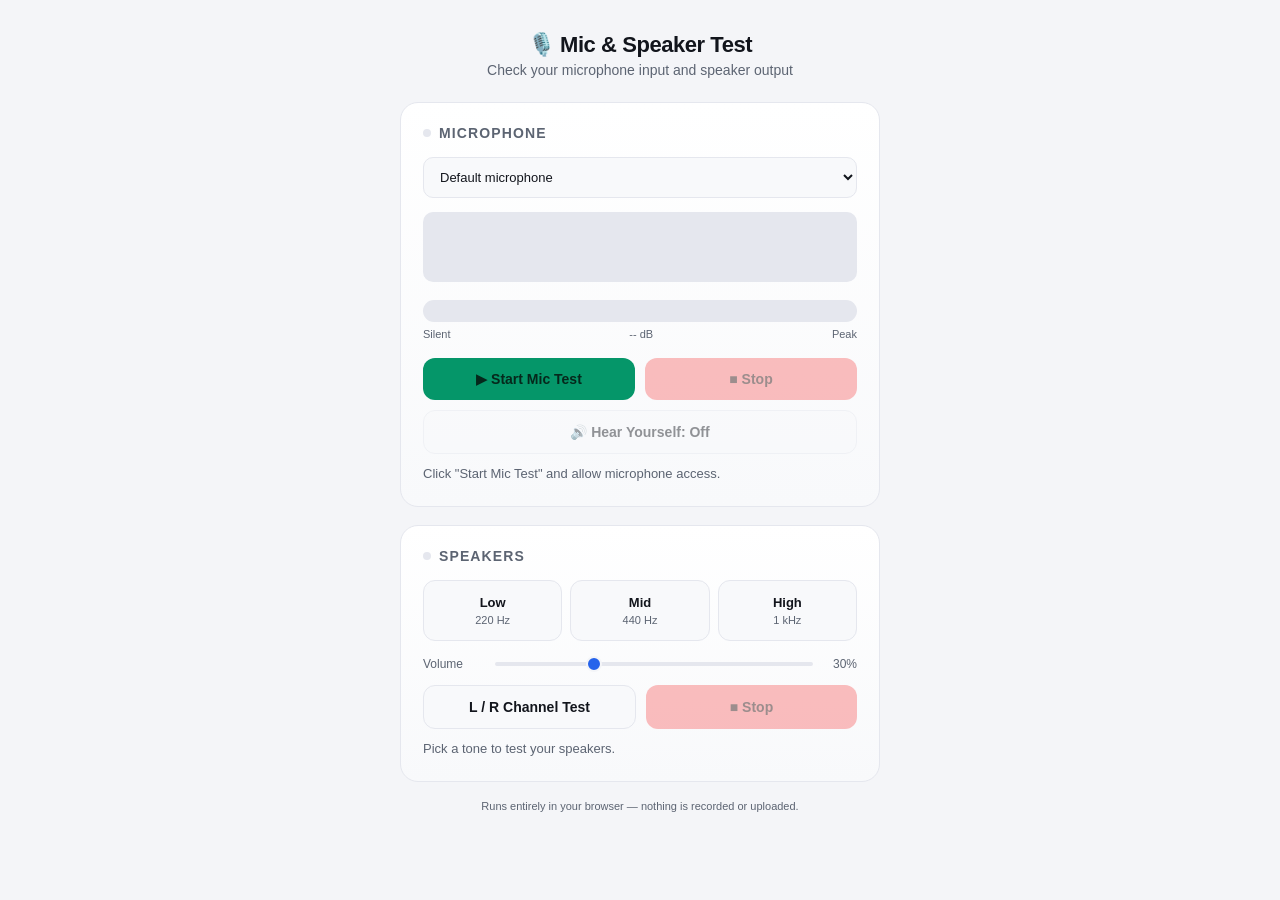
<file: mic&speakertest.html>
<!DOCTYPE html>
<html lang="en">
<head>
<meta charset="UTF-8">
<meta name="viewport" content="width=device-width, initial-scale=1, viewport-fit=cover">
<title>Mic & Speaker Test</title>
<style>
:root{
  --bg:#0b0d12; --card:#12151c; --card2:#171b24; --line:#242a36;
  --text:#eef1f6; --sub:#8b93a3; --accent:#6ee7b7; --accent2:#60a5fa;
  --warn:#fbbf24; --danger:#f87171;
  box-sizing:border-box;
  padding-top:env(safe-area-inset-top,0px); padding-bottom:env(safe-area-inset-bottom,0px);
}
@media (prefers-color-scheme: light){
  :root:not([data-theme="dark"]){
    --bg:#f4f5f8; --card:#ffffff; --card2:#f8f9fb; --line:#e5e7ee;
    --text:#12151c; --sub:#5c6472; --accent:#059669; --accent2:#2563eb;
  }
}
*{box-sizing:border-box;}
html{scroll-padding-top:env(safe-area-inset-top,0px); height:100%;}
body{
  height:100%; margin:0; background:var(--bg); color:var(--text);
  font-family:-apple-system,BlinkMacSystemFont,"Segoe UI",Roboto,Helvetica,Arial,sans-serif;
  display:flex; justify-content:center; padding:32px 16px;
}
.wrap{width:100%; max-width:480px;}
header{text-align:center; margin-bottom:24px;}
header h1{font-size:22px; margin:0 0 4px; letter-spacing:-0.02em;}
header p{color:var(--sub); font-size:14px; margin:0;}

.card{
  background:linear-gradient(180deg,var(--card),var(--card2));
  border:1px solid var(--line); border-radius:18px;
  padding:22px; margin-bottom:18px;
}
.card h2{
  font-size:14px; text-transform:uppercase; letter-spacing:.08em;
  color:var(--sub); margin:0 0 16px; display:flex; align-items:center; gap:8px;
}
.card h2 .dot{width:8px; height:8px; border-radius:50%; background:var(--line);}
.card h2 .dot.on{background:var(--accent); box-shadow:0 0 8px var(--accent);}

/* Mic card */
.meter-outer{
  height:22px; border-radius:11px; background:var(--line); overflow:hidden;
  position:relative; margin-bottom:6px;
}
.meter-fill{
  height:100%; width:0%; border-radius:11px;
  background:linear-gradient(90deg,var(--accent2),var(--accent) 60%, var(--warn) 85%, var(--danger) 100%);
  transition:width 60ms linear;
}
.meter-labels{display:flex; justify-content:space-between; font-size:11px; color:var(--sub); margin-bottom:18px;}

.wave{width:100%; height:70px; display:block; border-radius:10px; background:var(--line); margin-bottom:18px;}

.row{display:flex; gap:10px; flex-wrap:wrap;}
button{
  flex:1; min-width:120px; border:none; border-radius:12px; padding:13px 16px;
  font-size:14px; font-weight:600; cursor:pointer; transition:transform .08s ease, opacity .2s;
  display:flex; align-items:center; justify-content:center; gap:8px;
}
button:active{transform:scale(0.97);}
button:disabled{opacity:.45; cursor:not-allowed;}
.btn-primary{background:var(--accent); color:#06281c;}
.btn-secondary{background:var(--card2); color:var(--text); border:1px solid var(--line);}
.btn-danger{background:var(--danger); color:#2b0a08;}
.btn-secondary.active{background:var(--accent2); color:#08172d; border-color:var(--accent2);}

.status{font-size:13px; color:var(--sub); margin-top:12px; min-height:18px;}
.status.err{color:var(--danger);}
.status.ok{color:var(--accent);}

select{
  width:100%; padding:11px 12px; border-radius:10px; border:1px solid var(--line);
  background:var(--card2); color:var(--text); font-size:13px; margin-bottom:14px;
}

/* Speaker card */
.tone-grid{display:grid; grid-template-columns:repeat(3,1fr); gap:8px; margin-bottom:16px;}
.tone-btn{
  background:var(--card2); border:1px solid var(--line); color:var(--text);
  border-radius:12px; padding:14px 8px; font-size:13px; font-weight:600; cursor:pointer;
  display:flex; flex-direction:column; align-items:center; gap:4px; transition:all .15s;
}
.tone-btn span.freq{font-size:11px; color:var(--sub); font-weight:400;}
.tone-btn.active{background:var(--accent2); color:#08172d; border-color:var(--accent2);}

.slider-row{display:flex; align-items:center; gap:10px; margin-bottom:4px;}
.slider-row label{font-size:12px; color:var(--sub); width:60px;}
input[type=range]{
  flex:1; -webkit-appearance:none; height:4px; border-radius:2px; background:var(--line); outline:none;
}
input[type=range]::-webkit-slider-thumb{
  -webkit-appearance:none; width:16px; height:16px; border-radius:50%;
  background:var(--accent2); cursor:pointer; border:2px solid var(--bg);
}

footer{text-align:center; font-size:11px; color:var(--sub); margin-top:8px;}
</style>
</head>
<body>
<div class="wrap">
  <header>
    <h1>🎙️ Mic & Speaker Test</h1>
    <p>Check your microphone input and speaker output</p>
  </header>

  <!-- MIC CARD -->
  <div class="card">
    <h2><span class="dot" id="micDot"></span>Microphone</h2>

    <select id="micSelect"><option>Default microphone</option></select>

    <canvas class="wave" id="wave"></canvas>

    <div class="meter-outer"><div class="meter-fill" id="meterFill"></div></div>
    <div class="meter-labels"><span>Silent</span><span id="dbLabel">-- dB</span><span>Peak</span></div>

    <div class="row">
      <button class="btn-primary" id="micStart">▶ Start Mic Test</button>
      <button class="btn-danger" id="micStop" disabled>■ Stop</button>
    </div>

    <div class="row" style="margin-top:10px;">
      <button class="btn-secondary" id="listenToggle" disabled>🔊 Hear Yourself: Off</button>
    </div>
    <div class="slider-row" id="monitorVolRow" style="margin-top:12px; display:none;">
      <label>Playback</label>
      <input type="range" id="monitorVol" min="0" max="100" value="50">
      <span id="monitorVolVal" style="font-size:12px;color:var(--sub);width:32px;text-align:right">50%</span>
    </div>

    <div class="status" id="micStatus">Click "Start Mic Test" and allow microphone access.</div>
  </div>

  <!-- SPEAKER CARD -->
  <div class="card">
    <h2><span class="dot" id="spkDot"></span>Speakers</h2>

    <div class="tone-grid" id="toneGrid">
      <button class="tone-btn" data-freq="220">Low<span class="freq">220 Hz</span></button>
      <button class="tone-btn" data-freq="440">Mid<span class="freq">440 Hz</span></button>
      <button class="tone-btn" data-freq="1000">High<span class="freq">1 kHz</span></button>
    </div>

    <div class="slider-row">
      <label>Volume</label>
      <input type="range" id="volSlider" min="0" max="100" value="30">
      <span id="volVal" style="font-size:12px;color:var(--sub);width:32px;text-align:right">30%</span>
    </div>

    <div class="row" style="margin-top:14px;">
      <button class="btn-secondary" id="lrTest">L / R Channel Test</button>
      <button class="btn-danger" id="spkStop" disabled>■ Stop</button>
    </div>
    <div class="status" id="spkStatus">Pick a tone to test your speakers.</div>
  </div>

  <footer>Runs entirely in your browser — nothing is recorded or uploaded.</footer>
</div>

<script>
// ---------- Shared AudioContext ----------
let audioCtx = null;
function getCtx(){
  if(!audioCtx) audioCtx = new (window.AudioContext || window.webkitAudioContext)();
  if(audioCtx.state === 'suspended') audioCtx.resume();
  return audioCtx;
}

// ---------- MIC TEST ----------
const micStart = document.getElementById('micStart');
const micStop = document.getElementById('micStop');
const micStatus = document.getElementById('micStatus');
const micDot = document.getElementById('micDot');
const meterFill = document.getElementById('meterFill');
const dbLabel = document.getElementById('dbLabel');
const micSelect = document.getElementById('micSelect');
const waveCanvas = document.getElementById('wave');
const waveCtx = waveCanvas.getContext('2d');

let micStream=null, micSource=null, analyser=null, rafId=null;
let monitorGain=null, isMonitoring=false;

const listenToggle = document.getElementById('listenToggle');
const monitorVolRow = document.getElementById('monitorVolRow');
const monitorVol = document.getElementById('monitorVol');
const monitorVolVal = document.getElementById('monitorVolVal');

monitorVol.addEventListener('input', ()=>{
  monitorVolVal.textContent = monitorVol.value+'%';
  if(monitorGain) monitorGain.gain.setTargetAtTime(monitorVol.value/100, getCtx().currentTime, 0.02);
});

listenToggle.addEventListener('click', ()=>{
  if(!micSource) return;
  const ctx = getCtx();
  if(!isMonitoring){
    monitorGain = ctx.createGain();
    monitorGain.gain.value = monitorVol.value/100;
    micSource.connect(monitorGain).connect(ctx.destination);
    isMonitoring = true;
    listenToggle.textContent = '🔊 Hear Yourself: On';
    listenToggle.classList.add('active');
    monitorVolRow.style.display = 'flex';
    micStatus.textContent = 'Live monitoring on — use headphones to avoid feedback/echo!';
    micStatus.className = 'status ok';
  }else{
    if(monitorGain){ monitorGain.disconnect(); monitorGain = null; }
    isMonitoring = false;
    listenToggle.textContent = '🔊 Hear Yourself: Off';
    listenToggle.classList.remove('active');
    monitorVolRow.style.display = 'none';
    micStatus.textContent = 'Listening… speak into your microphone.';
    micStatus.className = 'status ok';
  }
});

function resizeCanvas(){
  const dpr = window.devicePixelRatio || 1;
  waveCanvas.width = waveCanvas.clientWidth * dpr;
  waveCanvas.height = waveCanvas.clientHeight * dpr;
  waveCtx.setTransform(dpr,0,0,dpr,0,0);
}
window.addEventListener('resize', resizeCanvas);

async function listMics(){
  try{
    const devices = await navigator.mediaDevices.enumerateDevices();
    const mics = devices.filter(d=>d.kind==='audioinput');
    if(mics.length){
      micSelect.innerHTML = mics.map((m,i)=>`<option value="${m.deviceId}">${m.label || 'Microphone '+(i+1)}</option>`).join('');
    }
  }catch(e){ /* labels may be empty before permission; fine */ }
}
listMics();

micStart.addEventListener('click', async ()=>{
  try{
    micStatus.textContent = 'Requesting microphone access…';
    micStatus.className = 'status';
    const deviceId = micSelect.value && micSelect.selectedOptions[0].value;
    const constraints = { audio: deviceId ? {deviceId:{exact:deviceId}} : true };
    micStream = await navigator.mediaDevices.getUserMedia(constraints);

    const ctx = getCtx();
    micSource = ctx.createMediaStreamSource(micStream);
    analyser = ctx.createAnalyser();
    analyser.fftSize = 1024;
    analyser.smoothingTimeConstant = 0.6;
    micSource.connect(analyser);

    resizeCanvas();
    draw();

    micDot.classList.add('on');
    micStatus.textContent = 'Listening… speak into your microphone.';
    micStatus.classList.add('ok');
    micStart.disabled = true;
    micStop.disabled = false;
    listenToggle.disabled = false;
    listMics();
  }catch(err){
    micStatus.textContent = 'Microphone access denied or unavailable: ' + err.message;
    micStatus.classList.add('err');
  }
});

micStop.addEventListener('click', stopMic);
function stopMic(){
  if(rafId) cancelAnimationFrame(rafId);
  if(micStream) micStream.getTracks().forEach(t=>t.stop());
  if(monitorGain){ monitorGain.disconnect(); monitorGain = null; }
  isMonitoring = false;
  listenToggle.textContent = '🔊 Hear Yourself: Off';
  listenToggle.classList.remove('active');
  listenToggle.disabled = true;
  monitorVolRow.style.display = 'none';
  micStream = null; analyser = null; micSource = null;
  meterFill.style.width = '0%';
  dbLabel.textContent = '-- dB';
  waveCtx.clearRect(0,0,waveCanvas.width,waveCanvas.height);
  micDot.classList.remove('on');
  micStatus.textContent = 'Mic test stopped.';
  micStatus.className = 'status';
  micStart.disabled = false;
  micStop.disabled = true;
}

function draw(){
  if(!analyser) return;
  rafId = requestAnimationFrame(draw);

  const bufferLength = analyser.fftSize;
  const dataArray = new Uint8Array(bufferLength);
  analyser.getByteTimeDomainData(dataArray);

  // RMS -> level
  let sum = 0;
  for(let i=0;i<bufferLength;i++){
    const v = (dataArray[i]-128)/128;
    sum += v*v;
  }
  const rms = Math.sqrt(sum/bufferLength);
  const level = Math.min(1, rms*3.2);
  meterFill.style.width = (level*100).toFixed(0)+'%';

  const db = rms>0 ? (20*Math.log10(rms)).toFixed(0) : '-∞';
  dbLabel.textContent = db + ' dB';

  // waveform
  const w = waveCanvas.clientWidth, h = waveCanvas.clientHeight;
  waveCtx.clearRect(0,0,w,h);
  waveCtx.lineWidth = 2;
  waveCtx.strokeStyle = getComputedStyle(document.documentElement).getPropertyValue('--accent2').trim();
  waveCtx.beginPath();
  const slice = w / bufferLength;
  let x = 0;
  for(let i=0;i<bufferLength;i++){
    const v = dataArray[i]/128.0;
    const y = v*h/2;
    if(i===0) waveCtx.moveTo(x,y); else waveCtx.lineTo(x,y);
    x += slice;
  }
  waveCtx.stroke();
}

// ---------- SPEAKER TEST ----------
const toneGrid = document.getElementById('toneGrid');
const spkStop = document.getElementById('spkStop');
const spkStatus = document.getElementById('spkStatus');
const spkDot = document.getElementById('spkDot');
const volSlider = document.getElementById('volSlider');
const volVal = document.getElementById('volVal');
const lrTest = document.getElementById('lrTest');

let oscNode=null, gainNode=null, pannerNode=null, activeBtn=null, lrTimer=null;

volSlider.addEventListener('input', ()=>{
  volVal.textContent = volSlider.value+'%';
  if(gainNode) gainNode.gain.setTargetAtTime(volSlider.value/100*0.3, getCtx().currentTime, 0.02);
});

function stopTone(){
  if(oscNode){ try{oscNode.stop();}catch(e){} oscNode.disconnect(); oscNode=null; }
  if(gainNode){ gainNode.disconnect(); gainNode=null; }
  if(pannerNode){ pannerNode.disconnect(); pannerNode=null; }
  if(lrTimer){ clearTimeout(lrTimer); lrTimer=null; }
  if(activeBtn){ activeBtn.classList.remove('active'); activeBtn=null; }
  spkDot.classList.remove('on');
  spkStop.disabled = true;
}

function playTone(freq, pan=0){
  stopTone();
  const ctx = getCtx();
  oscNode = ctx.createOscillator();
  gainNode = ctx.createGain();
  pannerNode = ctx.createStereoPanner ? ctx.createStereoPanner() : null;

  oscNode.type = 'sine';
  oscNode.frequency.value = freq;
  gainNode.gain.value = volSlider.value/100*0.3;

  if(pannerNode){
    pannerNode.pan.value = pan;
    oscNode.connect(gainNode).connect(pannerNode).connect(ctx.destination);
  }else{
    oscNode.connect(gainNode).connect(ctx.destination);
  }
  oscNode.start();
  spkDot.classList.add('on');
  spkStop.disabled = false;
}

toneGrid.addEventListener('click', (e)=>{
  const btn = e.target.closest('.tone-btn');
  if(!btn) return;
  const freq = parseFloat(btn.dataset.freq);
  playTone(freq, 0);
  activeBtn = btn;
  btn.classList.add('active');
  spkStatus.textContent = 'Playing '+freq+' Hz tone — you should hear it evenly in both ears.';
  spkStatus.className = 'status ok';
});

lrTest.addEventListener('click', ()=>{
  spkStatus.textContent = 'Playing LEFT channel…';
  spkStatus.className = 'status ok';
  playTone(440, -1);
  lrTimer = setTimeout(()=>{
    spkStatus.textContent = 'Playing RIGHT channel…';
    playTone(440, 1);
    lrTimer = setTimeout(()=>{
      stopTone();
      spkStatus.textContent = 'Channel test complete.';
    }, 1600);
  }, 1600);
});

spkStop.addEventListener('click', ()=>{
  stopTone();
  spkStatus.textContent = 'Speaker test stopped.';
  spkStatus.className = 'status';
});

navigator.mediaDevices && navigator.mediaDevices.addEventListener && navigator.mediaDevices.addEventListener('devicechange', listMics);
</script>
</body>
</html>
</file>
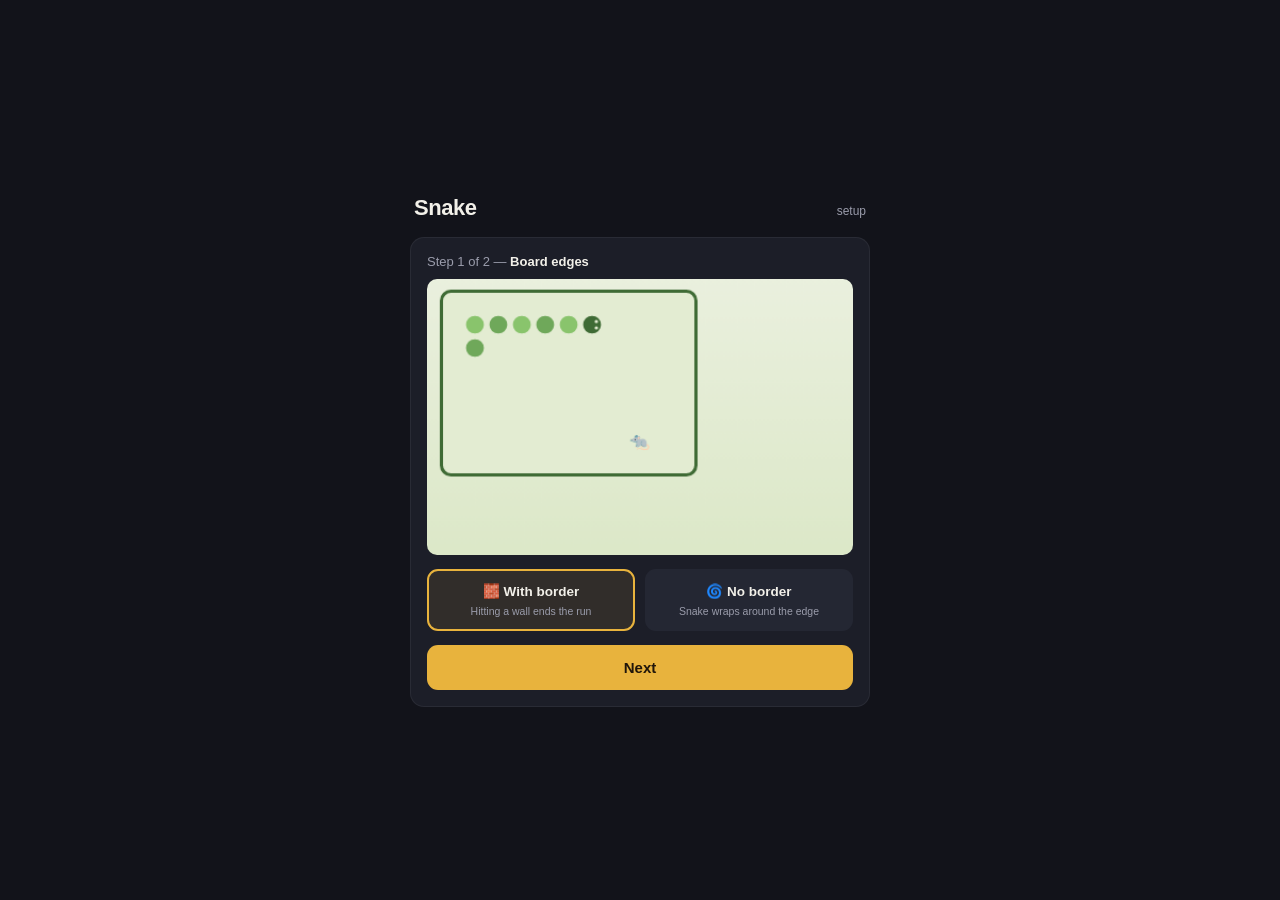
<file: snake.html>
<!DOCTYPE html>
<html lang="en">
<head>
<meta charset="UTF-8">
<meta name="viewport" content="width=device-width, initial-scale=1.0, maximum-scale=1, user-scalable=no">
<title>Snake</title>
<link rel="stylesheet" href="snake.css">
</head>
<body>
<div id="app">

  <div class="brand">
    <h1>Snake</h1>
    <span id="brandSub">setup</span>
  </div>

  <!-- STEP 1: BORDER -->
  <div class="screen active" id="screenBorder">
    <div class="panel">
      <p class="step-label">Step 1 of 2 — <b>Board edges</b></p>
      <div class="preview-wrap">
        <canvas id="previewCanvas1" width="400" height="260"></canvas>
      </div>
      <div class="opt-grid">
        <button class="opt-btn selected" id="borderOn" data-border="true">
          <span>🧱 With border</span>
          <span class="opt-sub">Hitting a wall ends the run</span>
        </button>
        <button class="opt-btn" id="borderOff" data-border="false">
          <span>🌀 No border</span>
          <span class="opt-sub">Snake wraps around the edge</span>
        </button>
      </div>
      <div class="btn-row">
        <button class="btn btn-primary" id="toStep2">Next</button>
      </div>
    </div>
  </div>

  <!-- STEP 2: THEME + SPEED -->
  <div class="screen" id="screenSetup">
    <div class="panel">
      <p class="step-label">Step 2 of 2 — <b>Look &amp; feel</b></p>
      <div class="preview-wrap">
        <canvas id="previewCanvas2" width="400" height="260"></canvas>
      </div>

      <p class="step-label" style="margin-bottom:8px;">Theme</p>
      <div class="opt-grid themes" id="themeGrid"></div>

      <p class="step-label" style="margin:14px 0 8px 0;">Speed</p>
      <div class="opt-grid speeds" id="speedGrid"></div>

      <div class="legend">
        <span>🐀 +1</span>
        <span>🐹 +2</span>
        <span>🍀 -2</span>
      </div>

      <div class="btn-row">
        <button class="btn btn-ghost" id="backToStep1">Back</button>
        <button class="btn btn-primary" id="startGame">Start game</button>
      </div>
    </div>
  </div>

  <!-- GAME SCREEN -->
  <div class="screen" id="screenGame">
    <div class="hud">
      <div class="hud-stat">
        <span class="num" id="scoreNum">0</span>
        <span class="lbl">score</span>
      </div>
      <div class="hud-mid">
        <button class="hud-btn" id="pauseBtn" title="Pause">⏸</button>
        <button class="hud-btn" id="restartBtn" title="Restart">↺</button>
      </div>
      <div class="hud-stat" style="align-items:flex-end;">
        <span class="num" id="bestNum">0</span>
        <span class="lbl">best</span>
      </div>
    </div>

    <div id="gameStage">
      <canvas id="gameCanvas" width="400" height="400"></canvas>
      <div id="overlay">
        <h2 id="overlayTitle">Paused</h2>
        <p id="overlayText">Take your time.</p>
        <div class="btn-row">
          <button class="btn btn-primary" id="overlayPrimary">Resume</button>
          <button class="btn btn-ghost" id="overlaySecondary">Menu</button>
        </div>
      </div>
    </div>
    <p class="hint">Arrow keys or WASD also work · Tab away to auto-pause</p>
  </div>

</div>

<script>
(function(){
  "use strict";

  /* =========================================================
     THEMES — each grounded in a distinct little world
  ========================================================= */
  const THEMES = [
    {
      name:"Meadow",
      swatch:"#6FA85A",
      bgTop:"#EAF0DE", bgBottom:"#DCE8C8",
      board:"#E3ECD2",
      grid:"rgba(63,107,53,0.08)",
      border:"#3F6B35",
      snakeHead:"#3F6B35", snakeBody:"#6FA85A", snakeBodyAlt:"#89C46C",
      accent:"#E8B33D",
      danger:"#C1533F",
      text:"#2E4726",
      particle:"#E8B33D"
    },
    {
      name:"Blacklight",
      swatch:"#C6FF3D",
      bgTop:"#1B1035", bgBottom:"#120A24",
      board:"#180F2C",
      grid:"rgba(198,255,61,0.06)",
      border:"#FF3DA6",
      snakeHead:"#C6FF3D", snakeBody:"#8FE23D", snakeBodyAlt:"#5FBF3D",
      accent:"#FF3DA6",
      danger:"#FF3DA6",
      text:"#F2F0E9",
      particle:"#FF3DA6"
    },
    {
      name:"Terminal",
      swatch:"#39FF6A",
      bgTop:"#071B0F", bgBottom:"#04120A",
      board:"#0A2413",
      grid:"rgba(57,255,106,0.07)",
      border:"#FFB000",
      snakeHead:"#39FF6A", snakeBody:"#2ACB55", snakeBodyAlt:"#1FA045",
      accent:"#FFB000",
      danger:"#FF4E3A",
      text:"#D7FFE0",
      particle:"#FFB000"
    },
    {
      name:"Coral Reef",
      swatch:"#FF7A59",
      bgTop:"#04303F", bgBottom:"#02202B",
      board:"#053547",
      grid:"rgba(242,200,121,0.07)",
      border:"#F2C879",
      snakeHead:"#FF7A59", snakeBody:"#FF9B7A", snakeBodyAlt:"#FFBE9E",
      accent:"#F2C879",
      danger:"#FF4E6A",
      text:"#E7F6FA",
      particle:"#F2C879"
    },
    {
      name:"Dune",
      swatch:"#E8A650",
      bgTop:"#2B1B2E", bgBottom:"#3A2233",
      board:"#3A2436",
      grid:"rgba(232,166,80,0.07)",
      border:"#5B8C5A",
      snakeHead:"#E8A650", snakeBody:"#D4823A", snakeBodyAlt:"#C46B2E",
      accent:"#5B8C5A",
      danger:"#C4443A",
      text:"#F6E9D8",
      particle:"#5B8C5A"
    }
  ];

  const SPEEDS = [
    {name:"Chill", sub:"6 / sec", interval:165},
    {name:"Normal", sub:"9 / sec", interval:110},
    {name:"Turbo", sub:"14 / sec", interval:72}
  ];

  const FOOD_TYPES = {
    small:{emoji:"🐀", points:1, weight:60, growth:1},
    big:{emoji:"🐹", points:2, weight:25, growth:2},
    bad:{emoji:"🍀", points:-2, weight:15, growth:-2}
  };

  const COLS = 20, ROWS = 20;

  /* =========================================================
     STATE
  ========================================================= */
  const state = {
    border:true,
    themeIndex:0,
    speedIndex:1,
    running:false,
    paused:false,
    pausedByVisibility:false,
    score:0,
    best:0,
    snake:[],        // logical segments {x,y}
    prevSnake:[],     // previous tick positions for interpolation
    growPending:0,
    dir:{x:1,y:0},
    nextDir:{x:1,y:0},
    dirQueue:[],
    food:null,        // {x,y,type}
    ghosts:[],         // fading removed segments {x,y,born}
    particles:[],       // burst particles
    floaters:[],          // floating +1/-2 text
    shake:0,
    tickAcc:0,
    lastTs:0,
    gameOver:false
  };

  function theme(){ return THEMES[state.themeIndex]; }
  function speed(){ return SPEEDS[state.speedIndex]; }

  /* =========================================================
     PERSISTED BEST SCORE
  ========================================================= */
  async function loadBest(){
    try{
      const res = await window.storage.get('snake-best-score');
      if(res && res.value){ state.best = parseInt(res.value,10) || 0; }
    }catch(e){ /* no record yet */ }
    bestNum.textContent = state.best;
  }
  async function saveBest(){
    try{ await window.storage.set('snake-best-score', String(state.best)); }
    catch(e){ /* storage unavailable, ignore */ }
  }

  /* =========================================================
     DOM
  ========================================================= */
  const screenBorder = document.getElementById('screenBorder');
  const screenSetup = document.getElementById('screenSetup');
  const screenGame = document.getElementById('screenGame');
  const brandSub = document.getElementById('brandSub');

  const previewCanvas1 = document.getElementById('previewCanvas1');
  const previewCanvas2 = document.getElementById('previewCanvas2');
  const gameCanvas = document.getElementById('gameCanvas');
  const ctx1 = previewCanvas1.getContext('2d');
  const ctx2 = previewCanvas2.getContext('2d');
  const gctx = gameCanvas.getContext('2d');

  const borderOn = document.getElementById('borderOn');
  const borderOff = document.getElementById('borderOff');
  const toStep2 = document.getElementById('toStep2');
  const backToStep1 = document.getElementById('backToStep1');
  const startGame = document.getElementById('startGame');
  const themeGrid = document.getElementById('themeGrid');
  const speedGrid = document.getElementById('speedGrid');

  const scoreNum = document.getElementById('scoreNum');
  const bestNum = document.getElementById('bestNum');
  const pauseBtn = document.getElementById('pauseBtn');
  const restartBtn = document.getElementById('restartBtn');
  const overlay = document.getElementById('overlay');
  const overlayTitle = document.getElementById('overlayTitle');
  const overlayText = document.getElementById('overlayText');
  const overlayPrimary = document.getElementById('overlayPrimary');
  const overlaySecondary = document.getElementById('overlaySecondary');

  function showScreen(id){
    [screenBorder,screenSetup,screenGame].forEach(s=>s.classList.remove('active'));
    document.getElementById(id).classList.add('active');
    brandSub.textContent = id==='screenBorder' ? 'setup · 1 of 2'
      : id==='screenSetup' ? 'setup · 2 of 2' : 'playing';
  }

  /* =========================================================
     BUILD OPTION GRIDS
  ========================================================= */
  THEMES.forEach((t,i)=>{
    const b = document.createElement('button');
    b.className = 'opt-btn' + (i===0?' selected':'');
    b.innerHTML = `<span class="swatch" style="background:${t.swatch}"></span><span>${t.name}</span>`;
    b.addEventListener('click', ()=>{
      state.themeIndex = i;
      [...themeGrid.children].forEach(c=>c.classList.remove('selected'));
      b.classList.add('selected');
    });
    themeGrid.appendChild(b);
  });

  SPEEDS.forEach((s,i)=>{
    const b = document.createElement('button');
    b.className = 'opt-btn' + (i===1?' selected':'');
    b.innerHTML = `<span>${s.name}</span><span class="opt-sub">${s.sub}</span>`;
    b.addEventListener('click', ()=>{
      state.speedIndex = i;
      [...speedGrid.children].forEach(c=>c.classList.remove('selected'));
      b.classList.add('selected');
    });
    speedGrid.appendChild(b);
  });

  borderOn.addEventListener('click', ()=>{
    state.border = true;
    borderOn.classList.add('selected'); borderOff.classList.remove('selected');
  });
  borderOff.addEventListener('click', ()=>{
    state.border = false;
    borderOff.classList.add('selected'); borderOn.classList.remove('selected');
  });

  toStep2.addEventListener('click', ()=> showScreen('screenSetup'));
  backToStep1.addEventListener('click', ()=> showScreen('screenBorder'));
  startGame.addEventListener('click', ()=>{
    showScreen('screenGame');
    initGame();
  });

  /* =========================================================
     PREVIEW ANIMATION (setup screens) — idle looping demo
  ========================================================= */
  function drawBackdrop(ctx,w,h,t){
    const g = ctx.createLinearGradient(0,0,0,h);
    g.addColorStop(0,t.bgTop);
    g.addColorStop(1,t.bgBottom);
    ctx.fillStyle = g;
    ctx.fillRect(0,0,w,h);
  }

  function roundedRect(ctx,x,y,w,h,r){
    ctx.beginPath();
    ctx.moveTo(x+r,y);
    ctx.arcTo(x+w,y,x+w,y+h,r);
    ctx.arcTo(x+w,y+h,x,y+h,r);
    ctx.arcTo(x,y+h,x,y,r);
    ctx.arcTo(x,y,x+w,y,r);
    ctx.closePath();
  }

  let previewT = 0;
  const previewPath = [];
  (function buildLoopPath(){
    // a simple rectangular loop path in a small 8x5 sub-grid for the preview
    const w=9,h=6, ox=1, oy=1;
    for(let x=0;x<w;x++) previewPath.push({x:ox+x,y:oy});
    for(let y=1;y<h;y++) previewPath.push({x:ox+w-1,y:oy+y});
    for(let x=w-2;x>=0;x--) previewPath.push({x:ox+x,y:oy+h-1});
    for(let y=h-2;y>0;y--) previewPath.push({x:ox,y:oy+y});
  })();

  function renderPreview(ctx, w, h, showBorder){
    const t = theme();
    drawBackdrop(ctx,w,h,t);
    const cell = 22;
    const gx = 12, gy = 10;
    const cols = 11, rows = 8;

    // board
    ctx.fillStyle = t.board;
    roundedRect(ctx, gx, gy, cols*cell, rows*cell, 10);
    ctx.fill();

    if(showBorder){
      ctx.strokeStyle = t.border;
      ctx.lineWidth = 3;
      roundedRect(ctx, gx+1.5, gy+1.5, cols*cell-3, rows*cell-3, 9);
      ctx.stroke();
    } else {
      ctx.setLineDash([6,6]);
      ctx.strokeStyle = t.grid.replace(/[\d.]+\)$/,'0.35)');
      ctx.lineWidth = 2;
      roundedRect(ctx, gx+1.5, gy+1.5, cols*cell-3, rows*cell-3, 9);
      ctx.stroke();
      ctx.setLineDash([]);
    }

    // moving snake along loop path
    const speedFactor = 0.09;
    previewT += speedFactor;
    const len = previewPath.length;
    const segCount = 7;
    ctx.save();
    ctx.beginPath();
    roundedRect(ctx, gx, gy, cols*cell, rows*cell, 10);
    ctx.clip();

    for(let i=segCount-1;i>=0;i--){
      const idx = (Math.floor(previewT) - i + len*100) % len;
      const p = previewPath[idx];
      const cx = gx + p.x*cell + cell/2;
      const cy = gy + p.y*cell + cell/2;
      const isHead = i===0;
      ctx.fillStyle = isHead ? t.snakeHead : (i%2===0? t.snakeBody : t.snakeBodyAlt);
      ctx.beginPath();
      ctx.arc(cx, cy, cell*0.38, 0, Math.PI*2);
      ctx.fill();
      if(isHead){
        ctx.fillStyle = t.board;
        ctx.beginPath(); ctx.arc(cx+4,cy-3,1.6,0,Math.PI*2); ctx.fill();
        ctx.beginPath(); ctx.arc(cx+4,cy+3,1.6,0,Math.PI*2); ctx.fill();
      }
    }
    // little food
    const foodIdx = Math.floor(len*0.55);
    const fp = previewPath[foodIdx];
    ctx.font = (cell*0.7)+"px sans-serif";
    ctx.textAlign="center"; ctx.textBaseline="middle";
    ctx.fillText("🐀", gx+fp.x*cell+cell/2, gy+fp.y*cell+cell/2+1);
    ctx.restore();
  }

  function previewLoop(){
    if(screenBorder.classList.contains('active')){
      renderPreview(ctx1, previewCanvas1.width, previewCanvas1.height, state.border);
    } else if(screenSetup.classList.contains('active')){
      renderPreview(ctx2, previewCanvas2.width, previewCanvas2.height, state.border);
    }
    requestAnimationFrame(previewLoop);
  }
  requestAnimationFrame(previewLoop);

  /* =========================================================
     GAME LOGIC
  ========================================================= */
  function spawnFood(){
    let x,y,collides;
    do{
      x = Math.floor(Math.random()*COLS);
      y = Math.floor(Math.random()*ROWS);
      collides = state.snake.some(s=>s.x===x&&s.y===y);
    } while(collides);

    const roll = Math.random()*100;
    let type = 'small';
    if(roll < FOOD_TYPES.bad.weight) type='bad';
    else if(roll < FOOD_TYPES.bad.weight + FOOD_TYPES.big.weight) type='big';
    else type='small';

    state.food = {x,y,type,born:performance.now(),pulse:0};
  }

  function initGame(){
    const cx = Math.floor(COLS/2), cy = Math.floor(ROWS/2);
    state.snake = [ {x:cx-1,y:cy}, {x:cx-2,y:cy}, {x:cx-3,y:cy} ];
    state.prevSnake = state.snake.map(s=>({...s}));
    state.dir = {x:1,y:0};
    state.nextDir = {x:1,y:0};
    state.dirQueue = [];
    state.growPending = 0;
    state.score = 0;
    state.ghosts = [];
    state.particles = [];
    state.floaters = [];
    state.shake = 0;
    state.gameOver = false;
    state.paused = false;
    state.running = true;
    state.tickAcc = 0;
    state.lastTs = performance.now();
    scoreNum.textContent = 0;
    overlay.classList.remove('show');
    pauseBtn.textContent = '⏸';
    spawnFood();
    requestAnimationFrame(gameLoop);
  }

  function endGame(){
    state.running = false;
    state.gameOver = true;
    if(state.score > state.best){
      state.best = state.score;
      bestNum.textContent = state.best;
      saveBest();
    }
    overlayTitle.textContent = 'Game over';
    overlayText.textContent = `You scored ${state.score}. Best is ${state.best}.`;
    overlayPrimary.textContent = 'Play again';
    overlaySecondary.textContent = 'Menu';
    overlay.classList.add('show');
  }

  function pauseGame(silent){
    if(!state.running || state.paused) return;
    state.paused = true;
    if(!silent){
      overlayTitle.textContent = 'Paused';
      overlayText.textContent = 'Take your time.';
      overlayPrimary.textContent = 'Resume';
      overlaySecondary.textContent = 'Menu';
    }
    overlay.classList.add('show');
    pauseBtn.textContent = '▶';
  }
  function resumeGame(){
    if(!state.running) return;
    state.paused = false;
    state.pausedByVisibility = false;
    overlay.classList.remove('show');
    pauseBtn.textContent = '⏸';
    state.lastTs = performance.now();
  }

  function setDirection(nx,ny){
    // prevent instant reverse using the last queued direction
    const last = state.dirQueue.length ? state.dirQueue[state.dirQueue.length-1] : state.dir;
    if(nx === -last.x && ny === -last.y) return;
    if(nx === last.x && ny === last.y) return;
    if(state.dirQueue.length < 2) state.dirQueue.push({x:nx,y:ny});
  }

  function tick(){
    if(state.dirQueue.length){
      state.dir = state.dirQueue.shift();
    }

    state.prevSnake = state.snake.map(s=>({...s}));

    const head = state.snake[0];
    let nx = head.x + state.dir.x;
    let ny = head.y + state.dir.y;

    if(state.border){
      if(nx<0 || nx>=COLS || ny<0 || ny>=ROWS){
        triggerDeath(); return;
      }
    } else {
      nx = (nx+COLS)%COLS;
      ny = (ny+ROWS)%ROWS;
    }

    // self collision (ignore the very tail cell if not growing this tick, since it will move away)
    const willGrow = state.growPending !== 0;
    const bodyToCheck = willGrow ? state.snake : state.snake.slice(0,-1);
    if(bodyToCheck.some(s=>s.x===nx && s.y===ny)){
      triggerDeath(); return;
    }

    state.snake.unshift({x:nx,y:ny,born:performance.now()});

    // food check
    if(state.food && state.food.x===nx && state.food.y===ny){
      handleEat(state.food);
      spawnFood();
    }

    if(state.growPending > 0){
      state.growPending--;
    } else if(state.growPending < 0){
      // shrink: remove tail extra + this normal step already "moves" it
      const removed = state.snake.pop();
      if(removed) addGhost(removed);
      state.growPending++;
    } else {
      const removed = state.snake.pop();
      if(removed) addGhost(removed);
    }

    // enforce minimum length of 3
    while(state.snake.length < 3){
      const tail = state.snake[state.snake.length-1];
      state.snake.push({x:tail.x,y:tail.y,born:performance.now()});
    }
  }

  function addGhost(seg){
    state.ghosts.push({x:seg.x,y:seg.y,born:performance.now(),dur:180});
  }

  function handleEat(food){
    const info = FOOD_TYPES[food.type];
    state.score = Math.max(0, state.score + info.points);
    scoreNum.textContent = state.score;
    state.growPending += info.growth;

    spawnParticles(food.x, food.y, info.points >= 0 ? theme().particle : theme().danger, info.points>=0?10:14);
    state.floaters.push({
      x:food.x, y:food.y,
      text:(info.points>0?'+':'')+info.points,
      born:performance.now(),
      color: info.points>=0? theme().accent : theme().danger
    });
    if(info.points < 0){ state.shake = 10; }
  }

  function spawnParticles(gx,gy,color,count){
    for(let i=0;i<count;i++){
      const ang = Math.random()*Math.PI*2;
      const spd = 0.6 + Math.random()*1.6;
      state.particles.push({
        x:gx+0.5, y:gy+0.5,
        vx:Math.cos(ang)*spd, vy:Math.sin(ang)*spd,
        born:performance.now(), life:450+Math.random()*250,
        color
      });
    }
  }

  function triggerDeath(){
    spawnParticles(state.snake[0].x, state.snake[0].y, theme().danger, 22);
    state.shake = 16;
    endGame();
  }

  /* =========================================================
     RENDER
  ========================================================= */
  function cellSize(){ return gameCanvas.width / COLS; }

  function render(alpha){
    const t = theme();
    const w = gameCanvas.width, h = gameCanvas.height;
    const cs = cellSize();

    gctx.save();
    if(state.shake > 0.5){
      const dx = (Math.random()-0.5)*state.shake;
      const dy = (Math.random()-0.5)*state.shake;
      gctx.translate(dx,dy);
      state.shake *= 0.85;
    } else { state.shake = 0; }

    // backdrop
    const g = gctx.createLinearGradient(0,0,0,h);
    g.addColorStop(0,t.bgTop); g.addColorStop(1,t.bgBottom);
    gctx.fillStyle = g;
    gctx.fillRect(-20,-20,w+40,h+40);

    // board
    gctx.fillStyle = t.board;
    gctx.fillRect(0,0,w,h);

    // grid
    gctx.strokeStyle = t.grid;
    gctx.lineWidth = 1;
    for(let x=1;x<COLS;x++){
      gctx.beginPath(); gctx.moveTo(x*cs,0); gctx.lineTo(x*cs,h); gctx.stroke();
    }
    for(let y=1;y<ROWS;y++){
      gctx.beginPath(); gctx.moveTo(0,y*cs); gctx.lineTo(w,y*cs); gctx.stroke();
    }

    if(state.border){
      gctx.strokeStyle = t.border;
      gctx.lineWidth = 4;
      gctx.strokeRect(2,2,w-4,h-4);
    }

    // ghosts (shrink fade)
    const now = performance.now();
    state.ghosts = state.ghosts.filter(gh => now-gh.born < gh.dur);
    state.ghosts.forEach(gh=>{
      const p = 1 - (now-gh.born)/gh.dur;
      gctx.globalAlpha = p*0.8;
      gctx.fillStyle = t.danger;
      const cx = gh.x*cs+cs/2, cy = gh.y*cs+cs/2;
      gctx.beginPath(); gctx.arc(cx,cy,cs*0.4*p,0,Math.PI*2); gctx.fill();
      gctx.globalAlpha = 1;
    });

    // food
    if(state.food){
      const f = state.food;
      const info = FOOD_TYPES[f.type];
      const pulse = 1 + Math.sin(now/180)*0.08;
      const cx = f.x*cs+cs/2, cy = f.y*cs+cs/2;
      if(f.type==='bad'){
        gctx.beginPath();
        gctx.fillStyle = 'rgba(224,90,90,0.18)';
        gctx.arc(cx,cy,cs*0.62*pulse,0,Math.PI*2);
        gctx.fill();
      }
      gctx.font = (cs*0.82*pulse)+"px sans-serif";
      gctx.textAlign='center'; gctx.textBaseline='middle';
      gctx.fillText(info.emoji, cx, cy+1);
    }

    // snake — interpolate between prevSnake and snake using alpha
    const segs = state.snake;
    const prev = state.prevSnake;
    const n = segs.length;

    function interp(i){
      const cur = segs[i];
      const pv = prev[i] || prev[prev.length-1] || cur;
      // handle wrap-around interpolation gracefully by skipping large jumps
      let dx = cur.x - pv.x, dy = cur.y - pv.y;
      if(Math.abs(dx) > 1) dx = 0;
      if(Math.abs(dy) > 1) dy = 0;
      const ix = pv.x + dx*alpha;
      const iy = pv.y + dy*alpha;
      return {x:ix*cs+cs/2, y:iy*cs+cs/2};
    }

    // body first (draw tail to head so head sits on top)
    for(let i=n-1;i>=0;i--){
      const pos = interp(i);
      const isHead = i===0;
      const isTail = i===n-1;
      let scale = 1;
      const seg = segs[i];
      if(seg.born && now - seg.born < 140){
        scale = 0.4 + 0.6*((now-seg.born)/140);
      }
      const radius = cs*0.46*scale;

      if(isHead){
        gctx.fillStyle = t.snakeHead;
      } else {
        gctx.fillStyle = i%2===0 ? t.snakeBody : t.snakeBodyAlt;
      }
      gctx.beginPath();
      roundedRect(gctx, pos.x-radius, pos.y-radius, radius*2, radius*2, radius*0.6);
      gctx.fill();

      if(isHead){
        // eyes oriented with direction
        const dirx = state.dir.x, diry = state.dir.y;
        const ex = dirx*cs*0.16, ey = diry*cs*0.16;
        const perpx = -diry*cs*0.14, perpy = dirx*cs*0.14;
        gctx.fillStyle = t.board;
        [[-1,1]].forEach(()=>{});
        [1,-1].forEach(s=>{
          gctx.beginPath();
          gctx.arc(pos.x+ex+perpx*s, pos.y+ey+perpy*s, cs*0.09, 0, Math.PI*2);
          gctx.fill();
        });
      }
    }

    // particles
    state.particles = state.particles.filter(p => now-p.born < p.life);
    state.particles.forEach(p=>{
      const life = (now-p.born)/p.life;
      const px = (p.x + p.vx*life*3)*cs;
      const py = (p.y + p.vy*life*3)*cs;
      gctx.globalAlpha = 1-life;
      gctx.fillStyle = p.color;
      gctx.beginPath();
      gctx.arc(px,py,3*(1-life)+1.5,0,Math.PI*2);
      gctx.fill();
      gctx.globalAlpha = 1;
    });

    // floaters
    state.floaters = state.floaters.filter(f => now-f.born < 700);
    state.floaters.forEach(f=>{
      const life = (now-f.born)/700;
      gctx.globalAlpha = 1-life;
      gctx.fillStyle = f.color;
      gctx.font = "bold 16px sans-serif";
      gctx.textAlign='center';
      gctx.fillText(f.text, f.x*cs+cs/2, f.y*cs - life*26);
      gctx.globalAlpha = 1;
    });

    gctx.restore();
  }

  /* =========================================================
     MAIN LOOP
  ========================================================= */
  function gameLoop(ts){
    if(!screenGame.classList.contains('active')) return;
    requestAnimationFrame(gameLoop);

    if(!state.running || state.paused){
      render(1);
      return;
    }

    let dt = ts - state.lastTs;
    state.lastTs = ts;
    if(dt > 250) dt = 250; // clamp big jumps (tab switches)
    state.tickAcc += dt;

    const interval = speed().interval;
    let safety = 0;
    while(state.tickAcc >= interval && state.running && !state.paused && safety < 5){
      tick();
      state.tickAcc -= interval;
      safety++;
      if(!state.running) break;
    }

    render(state.running ? Math.min(1, state.tickAcc/interval) : 1);
  }

  /* =========================================================
     CONTROLS
  ========================================================= */
  window.addEventListener('keydown', (e)=>{
    if(!screenGame.classList.contains('active')) return;
    const k = e.key.toLowerCase();
    const map = {
      arrowup:[0,-1], w:[0,-1],
      arrowdown:[0,1], s:[0,1],
      arrowleft:[-1,0], a:[-1,0],
      arrowright:[1,0], d:[1,0]
    };
    if(map[k]){
      e.preventDefault();
      if(state.paused && state.running){ resumeGame(); }
      setDirection(map[k][0], map[k][1]);
    } else if(k===' '){
      e.preventDefault();
      if(state.running){ state.paused ? resumeGame() : pauseGame(); }
    }
  }, {passive:false});

  document.querySelectorAll('.dpad button[data-dir]').forEach(btn=>{
    btn.addEventListener('click', ()=>{
      const d = btn.dataset.dir;
      const map = {up:[0,-1],down:[0,1],left:[-1,0],right:[1,0]};
      if(state.paused && state.running){ resumeGame(); }
      setDirection(map[d][0], map[d][1]);
    });
  });

  pauseBtn.addEventListener('click', ()=>{
    if(!state.running) return;
    state.paused ? resumeGame() : pauseGame();
  });
  restartBtn.addEventListener('click', initGame);

  overlayPrimary.addEventListener('click', ()=>{
    if(state.gameOver){ initGame(); }
    else { resumeGame(); }
  });
  overlaySecondary.addEventListener('click', ()=>{
    state.running = false;
    overlay.classList.remove('show');
    showScreen('screenBorder');
  });

  // auto-pause on tab/window blur
  document.addEventListener('visibilitychange', ()=>{
    if(document.hidden && state.running && !state.paused){
      state.pausedByVisibility = true;
      pauseGame(true);
      overlayTitle.textContent = 'Auto-paused';
      overlayText.textContent = 'You switched away — resume when ready.';
      overlayPrimary.textContent = 'Resume';
      overlaySecondary.textContent = 'Menu';
    }
  });
  window.addEventListener('blur', ()=>{
    if(state.running && !state.paused){
      state.pausedByVisibility = true;
      pauseGame(true);
      overlayTitle.textContent = 'Auto-paused';
      overlayText.textContent = 'You switched away — resume when ready.';
      overlayPrimary.textContent = 'Resume';
      overlaySecondary.textContent = 'Menu';
    }
  });

  loadBest();
})();
</script>
</body>
</html>
</file>
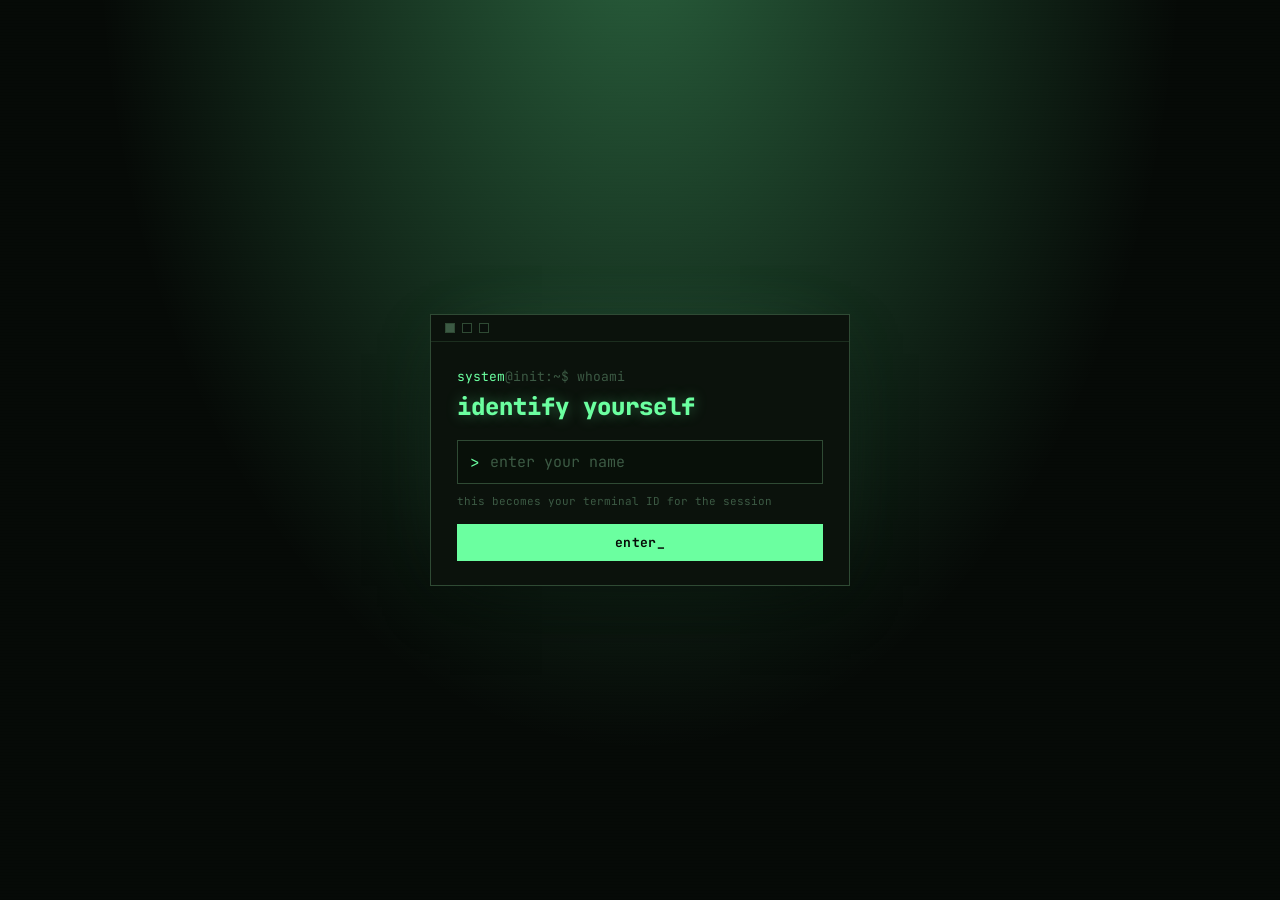
<file: terminaltypingtest.html>
<!DOCTYPE html>
<html lang="en" data-theme="hacker" data-textsize="md" data-pagesize="comfortable" data-cursor="line" data-font="jetbrains">
<head>
<meta charset="UTF-8">
<meta name="viewport" content="width=device-width, initial-scale=1.0">
<title>Terminal Typing Test</title>
<link rel="stylesheet" href="terminal.css">
</head>
<body>

<div class="name-gate" id="nameGate">
  <div class="gate-box">
    <div class="gate-titlebar">
      <div class="dots"><div class="dot live"></div><div class="dot"></div><div class="dot"></div></div>
    </div>
    <div class="gate-body">
      <div class="prompt-line"><span class="user">system</span>@init:~$ whoami</div>
      <h2>identify yourself</h2>
      <form id="gateForm">
        <div class="gate-input-row">
          <span class="chevron">&gt;</span>
          <input type="text" id="nameInput" placeholder="enter your name" maxlength="20" autocomplete="off" autofocus>
        </div>
        <div class="gate-hint">this becomes your terminal ID for the session</div>
        <button type="submit" class="gate-submit">enter_</button>
      </form>
    </div>
  </div>
</div>

<div class="wrap">
  <div class="term">
    <div class="titlebar">
      <div class="dots"><div class="dot live"></div><div class="dot"></div><div class="dot"></div></div>
      <div class="path" id="titlePath">root@typetest: ~/bench</div>
      <div class="right-controls">
        <div class="clock" id="clock">00:00:00</div>
        <button class="gear-btn" id="gearBtn" aria-label="settings" title="settings">
          <svg viewBox="0 0 24 24" fill="none" stroke="currentColor" stroke-width="2" stroke-linecap="round" stroke-linejoin="round"><circle cx="12" cy="12" r="3"/><path d="M19.4 15a1.65 1.65 0 0 0 .33 1.82l.06.06a2 2 0 1 1-2.83 2.83l-.06-.06a1.65 1.65 0 0 0-1.82-.33 1.65 1.65 0 0 0-1 1.51V21a2 2 0 0 1-4 0v-.09A1.65 1.65 0 0 0 9 19.4a1.65 1.65 0 0 0-1.82.33l-.06.06a2 2 0 1 1-2.83-2.83l.06-.06a1.65 1.65 0 0 0 .33-1.82 1.65 1.65 0 0 0-1.51-1H3a2 2 0 0 1 0-4h.09A1.65 1.65 0 0 0 4.6 9a1.65 1.65 0 0 0-.33-1.82l-.06-.06a2 2 0 1 1 2.83-2.83l.06.06a1.65 1.65 0 0 0 1.82.33H9a1.65 1.65 0 0 0 1-1.51V3a2 2 0 0 1 4 0v.09a1.65 1.65 0 0 0 1 1.51 1.65 1.65 0 0 0 1.82-.33l.06-.06a2 2 0 1 1 2.83 2.83l-.06.06a1.65 1.65 0 0 0-.33 1.82V9a1.65 1.65 0 0 0 1.51 1H21a2 2 0 0 1 0 4h-.09a1.65 1.65 0 0 0-1.51 1z"/></svg>
        </button>

        <div class="settings-panel" id="settingsPanel">
          <div class="settings-section">
            <div class="sec-title">A. THEME</div>
            <div class="theme-options" id="themeOptions">
              <button class="theme-opt active" data-theme="hacker"><span class="swatch sw-hacker"></span> Hacker</button>
              <button class="theme-opt" data-theme="gaming"><span class="swatch sw-gaming"></span> Gaming</button>
              <button class="theme-opt" data-theme="oldgen"><span class="swatch sw-oldgen"></span> Old Gen</button>
            </div>
          </div>
          <div class="settings-section">
            <div class="sec-title">B. UI</div>

            <div class="settings-row">
              <span class="row-label">1. text size</span>
              <div class="seg-row" id="sizeOptions">
                <button class="seg-btn" data-size="sm">S</button>
                <button class="seg-btn active" data-size="md">M</button>
                <button class="seg-btn" data-size="lg">L</button>
                <button class="seg-btn" data-size="xl">XL</button>
              </div>
            </div>

            <div class="settings-row">
              <span class="row-label">2. font</span>
              <select class="font-select" id="fontSelect">
                <option value="jetbrains">JetBrains Mono</option>
                <option value="fira">Fira Code</option>
                <option value="space">Space Mono</option>
                <option value="plex">IBM Plex Mono</option>
                <option value="courier">Courier Prime</option>
              </select>
            </div>

            <div class="settings-row">
              <span class="row-label">3. page size</span>
              <div class="seg-row" id="pageOptions">
                <button class="seg-btn" data-page="compact">Compact</button>
                <button class="seg-btn active" data-page="comfortable">Comfy</button>
                <button class="seg-btn" data-page="wide">Wide</button>
              </div>
            </div>

            <div class="settings-row">
              <span class="row-label">4. cursor</span>
              <div class="seg-row" id="cursorOptions">
                <button class="seg-btn active" data-cursor="line">Line</button>
                <button class="seg-btn" data-cursor="block">Block</button>
                <button class="seg-btn" data-cursor="underline">Under</button>
              </div>
            </div>
          </div>
        </div>
      </div>
    </div>

    <div class="term-body">
      <div class="hero">
        <div class="prompt" id="heroPrompt"><span class="user">root@typetest</span>:~$ ./run_benchmark<span class="cursor-blip"></span></div>
        <h1 id="heroTitle">type_.sh</h1>
        <p class="tag" id="heroTag">breach the keyboard. leave no typo behind.</p>
      </div>

      <div class="controls" id="controls">
        <div class="ctrl-group" id="mode-group">
          <span class="lbl">mode</span>
          <button class="ctrl-btn active" data-mode="time">time</button>
          <button class="ctrl-btn" data-mode="words">words</button>
        </div>
        <div class="divider"></div>
        <div class="ctrl-group" id="value-group"></div>
        <div class="divider"></div>
        <label class="toggle" id="punct-toggle"><input type="checkbox" id="punct-check"> punctuation</label>
        <label class="toggle" id="num-toggle"><input type="checkbox" id="num-check"> numbers</label>
      </div>

      <div class="stage" id="stage">
        <div class="stats-live" id="statsLive">
          <div>time <b id="liveTime">30</b></div>
          <div>wpm <b id="liveWpm">0</b></div>
          <div>acc <b id="liveAcc">100%</b></div>
        </div>

        <div class="text-display" id="textDisplay" tabindex="0"></div>
        <div class="blur-overlay" id="blurOverlay" style="display:none;">click or press any key to resume</div>
      </div>

      <div class="results" id="results">
        <div class="results-grid">
          <div class="stat-block">
            <div class="k">wpm</div>
            <div class="v" id="resWpm">0</div>
          </div>
          <div class="stat-block">
            <div class="k">accuracy</div>
            <div class="v" id="resAcc">0<span class="unit">%</span></div>
          </div>
        </div>

        <div class="sub-stats">
          <div><span>raw wpm </span><b id="resRaw">0</b></div>
          <div><span>consistency </span><b id="resCons">0%</b></div>
          <div><span>chars </span><b id="resChars">0</b></div>
          <div><span>errors </span><b class="err" id="resErr">0</b></div>
          <div><span>time </span><b id="resTime">0s</b></div>
        </div>

        <div class="graph-wrap">
          <div class="k">wpm over time</div>
          <canvas id="graph" width="800" height="140"></canvas>
        </div>

        <div class="again-row">
          <button class="again-btn" id="againBtn">run again</button>
          <span class="hint">or press <kbd>tab</kbd> + <kbd>enter</kbd></span>
        </div>
      </div>
    </div>
  </div>

  <footer>
    <span>ESC to reset · click text to focus | this code created by © <span style="color: #007bff;">Viswajeet Studio</span> © |</span>
    <span id="ver">v1.1.0-alpha</span>
  </footer>
</div>

<script>
(function(){
  "use strict";

  var WORDS = ("the be of and a to in he have it that for they i with as not on she at by this we you do but from or which one would all will there say who make when can more if no man out other so what time up go about than into could state only new year some take come these know see use get like then first any work now may such give over think most even find day also after way many must look before great back through long where much should well people down own just because good each those feel seem how high too place little world very still nation hand old life tell write become here show house both between need mean call develop under last right move thing general school never same another begin while number part turn real leave might want point form off child few small since against ask late home interest large person end open public follow during present without again hold govern around possible head consider word program problem however lead system set order eye plan run keep face fact group play stand increase early course change help line light kind sure once city set case something remain water").split(" ");

  var PUNCT_WORDS = ["it's", "don't", "can't", "wasn't", "they're", "we've", "isn't", "who's"];
  var PUNCT_MARKS = [",", ".", ";", ":", "!", "?"];

  var FONT_MAP = {
    jetbrains: "'JetBrains Mono', monospace",
    fira: "'Fira Code', monospace",
    space: "'Space Mono', monospace",
    plex: "'IBM Plex Mono', monospace",
    courier: "'Courier Prime', monospace"
  };

  var THEME_COPY = {
    hacker: {
      title: "type_.sh",
      tag: "breach the keyboard. leave no typo behind.",
      prompt: '<span class="user">root@typetest</span>:~$ ./run_benchmark',
      path: "root@typetest: ~/bench"
    },
    gaming: {
      title: "TYPE_RUSH",
      tag: "smash keys. climb the leaderboard. no continues.",
      prompt: '<span class="user">PLAYER_01</span> // press start to type',
      path: "SYSTEM // TYPE_RUSH.exe"
    },
    oldgen: {
      title: "TYPEWRITER.EXE",
      tag: "boot sequence complete. begin transmission.",
      prompt: '<span class="user">C:\\USER</span>&gt; TYPE.EXE /RUN',
      path: "C:\\GAMES\\TYPETEST>"
    }
  };

  var state = {
    mode: "time",
    timeVal: 30,
    wordsVal: 25,
    punctuation: false,
    numbers: false,
    running: false,
    finished: false,
    startTime: null,
    timer: null,
    secondsLeft: 30,
    charIndex: 0,
    correctCount: 0,
    incorrectCount: 0,
    totalTyped: 0,
    errorSet: {},
    wpmHistory: [],
    words: [],
    charStates: []
  };

  var settings = { theme: "hacker", textSize: "md", font: "jetbrains", pageSize: "comfortable", cursor: "line" };
  var username = null;

  var TIME_OPTIONS = [15, 30, 60, 120];
  var WORDS_OPTIONS = [10, 25, 50, 100];

  var textDisplay = document.getElementById("textDisplay");
  var blurOverlay = document.getElementById("blurOverlay");
  var stage = document.getElementById("stage");
  var liveTime = document.getElementById("liveTime");
  var liveWpm = document.getElementById("liveWpm");
  var liveAcc = document.getElementById("liveAcc");
  var results = document.getElementById("results");
  var statsLive = document.getElementById("statsLive");
  var valueGroup = document.getElementById("value-group");
  var modeGroup = document.getElementById("mode-group");
  var punctCheck = document.getElementById("punct-check");
  var numCheck = document.getElementById("num-check");
  var punctToggle = document.getElementById("punct-toggle");
  var numToggle = document.getElementById("num-toggle");
  var clock = document.getElementById("clock");
  var html = document.documentElement;

  function tickClock(){
    var d = new Date();
    var p = function(n){ return (n<10?"0":"")+n; };
    clock.textContent = p(d.getHours())+":"+p(d.getMinutes())+":"+p(d.getSeconds());
  }
  tickClock();
  setInterval(tickClock, 1000);

  /* ================= settings panel ================= */
  var gearBtn = document.getElementById("gearBtn");
  var settingsPanel = document.getElementById("settingsPanel");

  gearBtn.addEventListener("click", function(e){
    e.stopPropagation();
    settingsPanel.classList.toggle("open");
  });
  document.addEventListener("click", function(e){
    if(!settingsPanel.contains(e.target) && e.target !== gearBtn){
      settingsPanel.classList.remove("open");
    }
  });

  function applyTheme(theme){
    settings.theme = theme;
    html.setAttribute("data-theme", theme);
    Array.from(document.querySelectorAll(".theme-opt")).forEach(function(b){
      b.classList.toggle("active", b.dataset.theme === theme);
    });
    var copy = THEME_COPY[theme];
    document.getElementById("heroTitle").textContent = username || copy.title;
    document.getElementById("heroTag").textContent = copy.tag;
    document.getElementById("heroPrompt").innerHTML = copy.prompt + '<span class="cursor-blip"></span>';
    document.getElementById("titlePath").textContent = username ? copy.path.replace(/typetest|TYPE_RUSH|USER/i, username) : copy.path;
  }

  /* ================= name gate ================= */
  var nameGate = document.getElementById("nameGate");
  var gateForm = document.getElementById("gateForm");
  var nameInput = document.getElementById("nameInput");

  gateForm.addEventListener("submit", function(e){
    e.preventDefault();
    var val = nameInput.value.trim();
    username = val.length ? val : "guest";
    document.getElementById("heroTitle").textContent = username;
    nameGate.classList.add("hidden");
    focusStage();
  });

  setTimeout(function(){ nameInput.focus(); }, 50);

  document.getElementById("themeOptions").addEventListener("click", function(e){
    var btn = e.target.closest(".theme-opt");
    if(!btn) return;
    applyTheme(btn.dataset.theme);
  });

  document.getElementById("sizeOptions").addEventListener("click", function(e){
    var btn = e.target.closest(".seg-btn");
    if(!btn) return;
    settings.textSize = btn.dataset.size;
    html.setAttribute("data-textsize", settings.textSize);
    Array.from(this.querySelectorAll(".seg-btn")).forEach(function(b){ b.classList.toggle("active", b === btn); });
  });

  document.getElementById("pageOptions").addEventListener("click", function(e){
    var btn = e.target.closest(".seg-btn");
    if(!btn) return;
    settings.pageSize = btn.dataset.page;
    html.setAttribute("data-pagesize", settings.pageSize);
    Array.from(this.querySelectorAll(".seg-btn")).forEach(function(b){ b.classList.toggle("active", b === btn); });
  });

  document.getElementById("cursorOptions").addEventListener("click", function(e){
    var btn = e.target.closest(".seg-btn");
    if(!btn) return;
    settings.cursor = btn.dataset.cursor;
    html.setAttribute("data-cursor", settings.cursor);
    Array.from(this.querySelectorAll(".seg-btn")).forEach(function(b){ b.classList.toggle("active", b === btn); });
  });

  document.getElementById("fontSelect").addEventListener("change", function(){
    settings.font = this.value;
    html.setAttribute("data-font", settings.font);
    document.documentElement.style.setProperty("--font-type", FONT_MAP[settings.font]);
  });

  /* ================= mode controls ================= */
  function renderValueGroup(){
    valueGroup.innerHTML = "";
    var lbl = document.createElement("span");
    lbl.className = "lbl";
    lbl.textContent = state.mode === "time" ? "seconds" : "count";
    valueGroup.appendChild(lbl);
    var opts = state.mode === "time" ? TIME_OPTIONS : WORDS_OPTIONS;
    var current = state.mode === "time" ? state.timeVal : state.wordsVal;
    opts.forEach(function(o){
      var b = document.createElement("button");
      b.className = "ctrl-btn" + (o === current ? " active" : "");
      b.textContent = o;
      b.dataset.val = o;
      valueGroup.appendChild(b);
    });
  }

  modeGroup.addEventListener("click", function(e){
    var btn = e.target.closest(".ctrl-btn");
    if(!btn) return;
    state.mode = btn.dataset.mode;
    Array.from(modeGroup.querySelectorAll(".ctrl-btn")).forEach(function(b){ b.classList.toggle("active", b === btn); });
    renderValueGroup();
    resetTest();
  });

  valueGroup.addEventListener("click", function(e){
    var btn = e.target.closest(".ctrl-btn");
    if(!btn) return;
    var v = parseInt(btn.dataset.val, 10);
    if(state.mode === "time") state.timeVal = v; else state.wordsVal = v;
    renderValueGroup();
    resetTest();
  });

  punctCheck.addEventListener("change", function(){
    state.punctuation = punctCheck.checked;
    punctToggle.classList.toggle("on", state.punctuation);
    resetTest();
  });
  numCheck.addEventListener("change", function(){
    state.numbers = numCheck.checked;
    numToggle.classList.toggle("on", state.numbers);
    resetTest();
  });

  document.getElementById("againBtn").addEventListener("click", resetTest);

  /* ================= word generation ================= */
  function randItem(arr){ return arr[Math.floor(Math.random()*arr.length)]; }

  function genWords(count){
    var out = [];
    for(var i=0;i<count;i++){
      var w;
      if(state.numbers && Math.random() < 0.12){
        w = String(Math.floor(Math.random()*9000)+10);
      } else if(state.punctuation && Math.random() < 0.12){
        w = randItem(PUNCT_WORDS);
      } else {
        w = randItem(WORDS);
      }
      if(state.punctuation && Math.random() < 0.15 && i !== count-1){
        w += randItem(PUNCT_MARKS);
      }
      out.push(w);
    }
    if(state.punctuation && out.length){
      out[0] = out[0].charAt(0).toUpperCase() + out[0].slice(1);
    }
    return out;
  }

  function neededWordCount(){
    if(state.mode === "words") return state.wordsVal;
    return 60;
  }

  function buildText(){
    state.words = genWords(neededWordCount());
    renderText();
  }

  function renderText(){
    var text = state.words.join(" ");
    state.charStates = new Array(text.length).fill("pending");
    textDisplay.innerHTML = "";
    var frag = document.createDocumentFragment();
    for(var i=0;i<text.length;i++){
      var span = document.createElement("span");
      span.className = "char";
      span.textContent = text[i];
      if(text[i] === " ") span.classList.add("space");
      frag.appendChild(span);
    }
    textDisplay.appendChild(frag);
    state.fullText = text;
    updateCaret();
  }

  function updateCaret(){
    var spans = textDisplay.querySelectorAll(".char");
    spans.forEach(function(s){ s.classList.remove("current"); });
    if(spans[state.charIndex]) spans[state.charIndex].classList.add("current");
  }

  /* ================= test flow ================= */
  function resetTest(){
    clearInterval(state.timer);
    state.running = false;
    state.finished = false;
    state.startTime = null;
    state.charIndex = 0;
    state.correctCount = 0;
    state.incorrectCount = 0;
    state.totalTyped = 0;
    state.errorSet = {};
    state.wpmHistory = [];
    state.secondsLeft = state.timeVal;

    results.classList.remove("show");
    statsLive.style.display = "flex";
    textDisplay.style.display = "block";
    textDisplay.classList.remove("blurred");
    blurOverlay.style.display = "none";

    liveTime.textContent = state.mode === "time" ? state.timeVal : state.wordsVal;
    liveWpm.textContent = "0";
    liveAcc.textContent = "100%";
    document.querySelector('#statsLive div:first-child').firstChild.textContent =
      state.mode === "time" ? "time " : "words ";

    buildText();
    focusStage();
  }

  function focusStage(){
    textDisplay.classList.remove("blurred");
    blurOverlay.style.display = "none";
    textDisplay.focus();
  }

  function startTest(){
    state.running = true;
    state.startTime = Date.now();
    if(state.mode === "time"){
      state.timer = setInterval(function(){
        state.secondsLeft--;
        liveTime.textContent = state.secondsLeft;
        recordWpmSample();
        if(state.secondsLeft <= 0){ finishTest(); }
      }, 1000);
    }
  }

  function recordWpmSample(){
    var elapsedMin = (Date.now() - state.startTime) / 60000;
    if(elapsedMin <= 0) return;
    var wpm = Math.round((state.correctCount / 5) / elapsedMin);
    var raw = Math.round((state.totalTyped / 5) / elapsedMin);
    state.wpmHistory.push({ wpm: wpm, raw: raw });
    liveWpm.textContent = wpm;
  }

  function currentAccuracy(){
    if(state.totalTyped === 0) return 100;
    return Math.round((state.correctCount / state.totalTyped) * 100);
  }

  function handleKey(e){
    if(state.finished) return;
    if(e.key === "Escape"){ resetTest(); return; }
    if(e.ctrlKey || e.metaKey || e.altKey) return;
    if(["Shift","Control","Alt","Meta","CapsLock","Tab"].indexOf(e.key) !== -1) return;

    if(e.key === "Backspace"){
      e.preventDefault();
      if(state.charIndex > 0){
        state.charIndex--;
        var prevState = state.charStates[state.charIndex];
        if(prevState === "correct") state.correctCount--;
        if(prevState === "incorrect") state.incorrectCount--;
        if(prevState !== "pending") state.totalTyped--;
        state.charStates[state.charIndex] = "pending";
        var span = textDisplay.querySelectorAll(".char")[state.charIndex];
        span.className = "char" + (state.fullText[state.charIndex] === " " ? " space" : "");
        updateCaret();
      }
      return;
    }

    if(e.key.length !== 1) return;
    e.preventDefault();

    if(!state.running) startTest();

    var expected = state.fullText[state.charIndex];
    var spans = textDisplay.querySelectorAll(".char");
    var span = spans[state.charIndex];
    if(!span) return;

    state.totalTyped++;

    if(e.key === expected){
      state.correctCount++;
      state.charStates[state.charIndex] = "correct";
      span.classList.add("correct");
      span.classList.remove("incorrect");
    } else {
      state.incorrectCount++;
      state.charStates[state.charIndex] = "incorrect";
      span.classList.add("incorrect");
      span.classList.remove("correct");
      state.errorSet[state.charIndex] = true;
    }

    state.charIndex++;
    updateCaret();

    liveAcc.textContent = currentAccuracy() + "%";

    if(state.mode === "time" && state.charIndex > state.fullText.length - 15){
      var more = genWords(30);
      state.words = state.words.concat(more);
      var extra = " " + more.join(" ");
      state.fullText += extra;
      var frag = document.createDocumentFragment();
      for(var i=0;i<extra.length;i++){
        var s2 = document.createElement("span");
        s2.className = "char";
        s2.textContent = extra[i];
        if(extra[i] === " ") s2.classList.add("space");
        frag.appendChild(s2);
        state.charStates.push("pending");
      }
      textDisplay.appendChild(frag);
    }

    if(state.mode === "words" && state.charIndex >= state.fullText.length){
      finishTest();
    }
  }

  function finishTest(){
    if(state.finished) return;
    state.finished = true;
    state.running = false;
    clearInterval(state.timer);
    recordWpmSample();

    var elapsedSec = (Date.now() - state.startTime) / 1000;
    var elapsedMin = elapsedSec / 60;
    var wpm = Math.max(0, Math.round((state.correctCount / 5) / elapsedMin));
    var raw = Math.max(0, Math.round((state.totalTyped / 5) / elapsedMin));
    var acc = currentAccuracy();

    var samples = state.wpmHistory.map(function(s){ return s.wpm; }).filter(function(v){ return v >= 0; });
    var consistency = 100;
    if(samples.length > 1){
      var mean = samples.reduce(function(a,b){ return a+b; },0) / samples.length;
      var variance = samples.reduce(function(a,b){ return a + Math.pow(b-mean,2); },0) / samples.length;
      var sd = Math.sqrt(variance);
      consistency = Math.max(0, Math.round(100 - (sd / (mean || 1)) * 100));
    }

    document.getElementById("resWpm").textContent = wpm;
    document.getElementById("resAcc").innerHTML = acc + '<span class="unit">%</span>';
    document.getElementById("resRaw").textContent = raw;
    document.getElementById("resCons").textContent = consistency + "%";
    document.getElementById("resChars").textContent = state.correctCount + "/" + state.totalTyped;
    document.getElementById("resErr").textContent = state.incorrectCount;
    document.getElementById("resTime").textContent = Math.round(elapsedSec) + "s";

    drawGraph();

    results.classList.add("show");
    statsLive.style.display = "none";
    textDisplay.style.display = "none";
    blurOverlay.style.display = "none";
  }

  function drawGraph(){
    var canvas = document.getElementById("graph");
    var dpr = window.devicePixelRatio || 1;
    var w = canvas.clientWidth, h = 140;
    canvas.width = w * dpr; canvas.height = h * dpr;
    var ctx = canvas.getContext("2d");
    ctx.scale(dpr, dpr);
    ctx.clearRect(0,0,w,h);

    var data = state.wpmHistory.length ? state.wpmHistory : [{wpm:0,raw:0}];
    var maxWpm = Math.max.apply(null, data.map(function(d){ return d.raw; }).concat([10]));
    var pad = 10;

    var css = getComputedStyle(document.documentElement);
    var fgBright = css.getPropertyValue('--fg-bright').trim() || '#6bffa0';
    var fgDim = css.getPropertyValue('--fg').trim() || '#9fe8ab';

    ctx.strokeStyle = "rgba(255,255,255,0.06)";
    ctx.lineWidth = 1;
    for(var g=0; g<=3; g++){
      var y = pad + (h - pad*2) * (g/3);
      ctx.beginPath(); ctx.moveTo(0,y); ctx.lineTo(w,y); ctx.stroke();
    }

    function plot(key, color, glow){
      ctx.beginPath();
      data.forEach(function(d,i){
        var x = data.length > 1 ? (i/(data.length-1)) * w : 0;
        var y = h - pad - (d[key]/maxWpm) * (h - pad*2);
        if(i===0) ctx.moveTo(x,y); else ctx.lineTo(x,y);
      });
      ctx.strokeStyle = color;
      ctx.lineWidth = 2;
      if(glow){ ctx.shadowColor = color; ctx.shadowBlur = 6; }
      ctx.stroke();
      ctx.shadowBlur = 0;
    }

    plot("raw", fgDim + "80", false);
    plot("wpm", fgBright, true);
  }

  textDisplay.addEventListener("blur", function(){
    if(state.running && !state.finished){
      textDisplay.classList.add("blurred");
      blurOverlay.style.display = "flex";
    }
  });
  blurOverlay.addEventListener("click", focusStage);
  stage.addEventListener("click", function(e){
    if(!state.finished) focusStage();
  });

  document.addEventListener("keydown", function(e){
    if(!nameGate.classList.contains("hidden")) return;
    if(state.finished){
      if(e.key === "Escape"){ resetTest(); }
      return;
    }
    if(document.activeElement !== textDisplay && e.key.length === 1) {
      focusStage();
    }
    if(document.activeElement === textDisplay || e.key === "Escape" || e.key === "Backspace"){
      handleKey(e);
    }
  });

  var tabHeld = false;
  document.addEventListener("keydown", function(e){
    if(!nameGate.classList.contains("hidden")) return;
    if(e.key === "Tab"){ tabHeld = true; e.preventDefault(); }
    if(e.key === "Enter" && tabHeld){ resetTest(); }
  });
  document.addEventListener("keyup", function(e){
    if(e.key === "Tab"){ tabHeld = false; }
  });

  /* ================= init ================= */
  renderValueGroup();
  applyTheme("hacker");
  resetTest();

})();
</script>
</body>
</html>
</file>
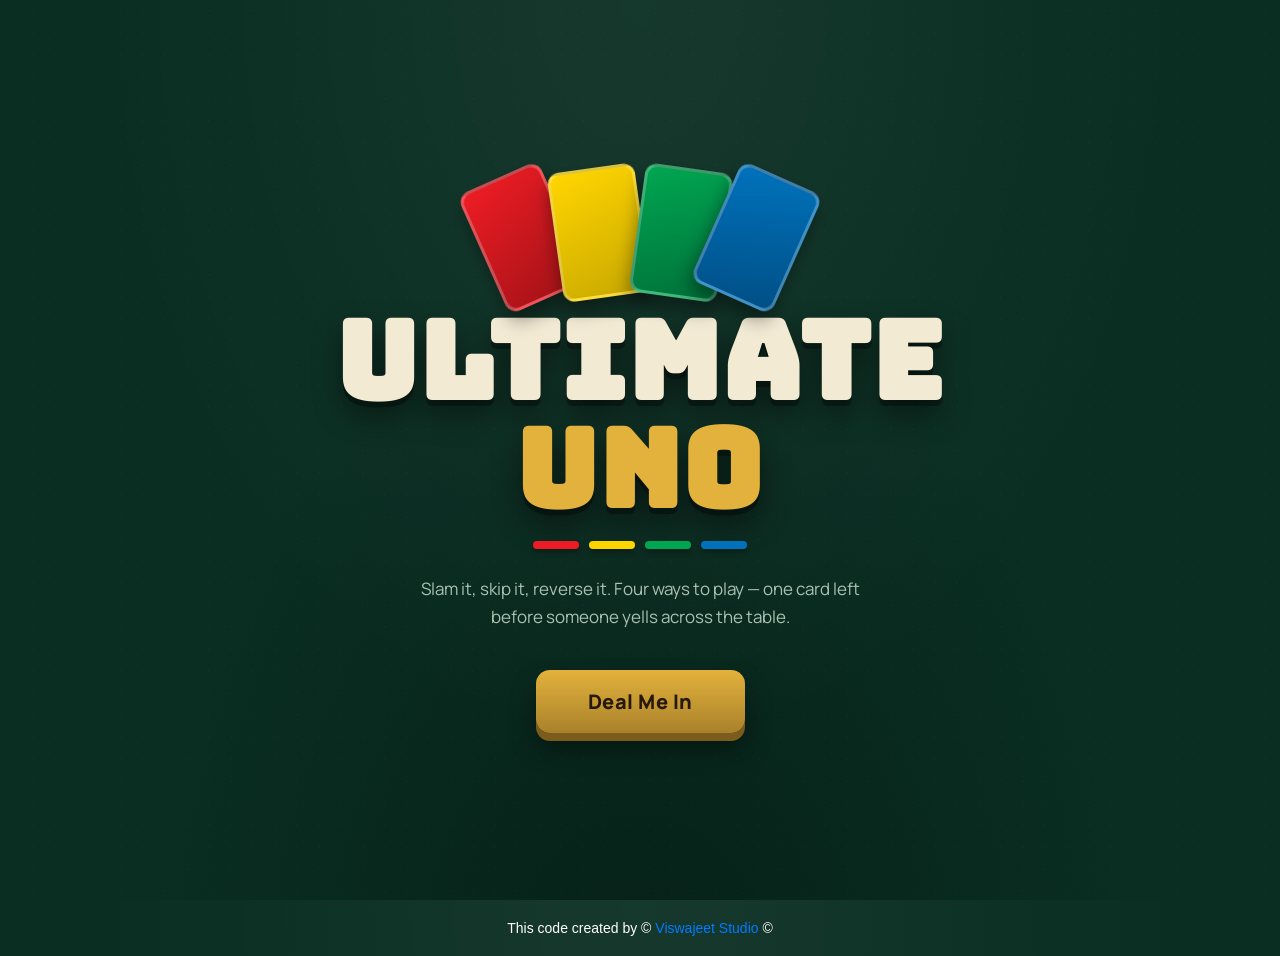
<file: ultimateuno.html>
<!DOCTYPE html>
<html lang="en">
<head>
<meta charset="UTF-8">
<meta name="viewport" content="width=device-width, initial-scale=1.0">
<title>Ultimate UNO</title>
<link rel="preconnect" href="https://fonts.googleapis.com">
<link href="https://fonts.googleapis.com/css2?family=Bungee&family=Manrope:wght@400;500;600;700;800&display=swap" rel="stylesheet">
<link rel="stylesheet" href="ultimate.css">
</head>
<body>
<div class="felt-noise"></div>

<!-- ===================== LANDING ===================== -->
<section id="landing" class="screen active">
  <div class="landing-inner">
    <div class="fan-cards">
      <div class="mini-card mc1"></div>
      <div class="mini-card mc2"></div>
      <div class="mini-card mc3"></div>
      <div class="mini-card mc4"></div>
    </div>
    <h1 class="logo font-display">ULTIMATE<br><span class="accent">UNO</span></h1>
    <div class="logo-dashes"><span></span><span></span><span></span><span></span></div>
    <p class="tagline">Slam it, skip it, reverse it. Four ways to play — one card left before someone yells across the table.</p>
    <button class="btn-play" id="btnGoSetup">Deal Me In</button>
  </div>
</section>

<!-- ===================== SETUP ===================== -->
<section id="setup" class="screen">
  <div class="setup-head">
    <h2 class="font-display">Set The Table</h2>
    <p>Pick your opponents and house rules.</p>
  </div>
  <div class="setup-wrap">
    <button class="btn-back" id="btnBackLanding">← Back</button>
    <div class="name-row">
      <div class="field">
        <label id="nameLabel">Your name</label>
        <input id="nameInput" type="text" maxlength="14" placeholder="e.g. Your Name">
      </div>
      <div class="field hidden" id="opponentNameField">
        <label>Player 2 name</label>
        <input id="opponentNameInput" type="text" maxlength="14" placeholder="e.g. Player 2">
      </div>
    </div>

    <div class="setup-cols">
      <div>
        <p class="col-title">Choose your table</p>
        <div class="mode-grid" id="modeGrid"></div>
      </div>
      <div>
        <p class="col-title">Game mode</p>
        <div class="variant-grid" id="variantGrid"></div>
      </div>
    </div>

    <div class="setup-footer">
      <button class="btn-start" id="btnStart" disabled>Start Game</button>
    </div>
  </div>
</section>

<!-- ===================== GAME ===================== -->
<section id="game" class="screen">
  <div class="table-wrap">
    <div class="topbar">
      <span class="rule-chip" id="ruleChip">Original UNO</span>
      <button class="btn-quit" id="btnQuit">Leave Table</button>
    </div>
    <div class="table" id="table">
      <div class="opponents-row" id="opponentsRow"></div>

      <div class="center-area" id="centerArea">
        <div class="pile-stack" id="drawPile">
          <span class="pile-label">Draw</span>
          <div class="card card-back-face"><div class="back-oval"></div><span class="back-text">UNO</span></div>
          <div class="card card-back-face"><div class="back-oval"></div><span class="back-text">UNO</span></div>
        </div>
        <div class="center-info">
          <div class="direction-ind" id="directionInd">➤</div>
          <div class="color-dot" id="colorDot" style="background:var(--c-red);color:var(--c-red);"></div>
          <div class="turn-label" id="turnLabel">Your turn</div>
        </div>
        <div id="discardPile"><span class="pile-label">Discard</span></div>
      </div>

      <div class="player-zone">
        <div class="player-info">
          <div class="opp-avatar" id="playerAvatar">Y</div>
          <span class="opp-name" id="playerNameLabel">You</span>
        </div>
        <div class="hand" id="playerHand"></div>
      </div>
    </div>
  </div>
</section>

<div id="animLayer"></div>
<div id="bannerLayer"></div>

<footer style="text-align: center; padding: 20px; font-family: sans-serif; color: #ffffff;">
  <p style="margin: 0; font-size: 14px;">
    This code created by © <span style="color: #007bff;">Viswajeet Studio</span> ©
  </p>
</footer>

<script>
(function(){
"use strict";

/* ============================================================
   CONSTANTS
============================================================ */
const LIGHT_COLORS = ['red','yellow','green','blue'];
const DARK_COLORS  = ['pink','orange','purple','teal']; // paired index-wise with LIGHT_COLORS
const DOS_COLORS   = ['red','yellow','green','blue'];

const AI_NAMES = ['Kabir','Zara','Milo','Priya','Otto','Nina','Ravi','Suki','Bruno','Leah'];

const MODES = [
  {id:'p1v1',   label:'1 v 1',   sub:'Pass & play — a friend on this device', players:2, human2:true},
  {id:'p1vbot', label:'1 v Bot', sub:'You against a single AI opponent',       players:2, human2:false},
  {id:'p1v2',   label:'1 v 2',   sub:'You against two AI opponents',          players:3, human2:false},
  {id:'p1v3',   label:'1 v 3',   sub:'Full table — you against three AIs',    players:4, human2:false},
];

const VARIANTS = [
  {id:'original', label:'Original UNO', colors:['red','yellow','green','blue'],
    desc:'The classic. Numbers, Skip, Reverse, Draw Two, and Wilds.'},
  {id:'flip', label:'UNO Flip', colors:['red','yellow','green','blue'],
    desc:'Every card has a dark side. Play a Flip card and the whole table turns over.'},
  {id:'nomercy', label:"Show 'Em No Mercy", colors:['red','yellow','green','blue'],
    desc:'Draw cards stack, 7 swaps hands, 0 rotates every hand at the table. No mercy.'},
  {id:'dos', label:'UNO Dos', colors:['red','yellow','green','blue'],
    desc:'Two discard piles. Match by color or number to either one — dump twins together.'},
];

/* ============================================================
   APP / SETUP STATE
============================================================ */
const app = { mode:null, variant:null, playerName:'You', opponentName:'Player 2' };

function renderModeGrid(){
  const el = document.getElementById('modeGrid');
  el.innerHTML = '';
  MODES.forEach(m=>{
    const div = document.createElement('button');
    div.type='button';
    div.className='mode-card';
    div.dataset.id=m.id;
    div.innerHTML = `<div class="mode-icon">${m.players}p</div>
      <div><p class="mode-name">${m.label}</p><p class="mode-desc">${m.sub}</p></div>`;
    div.addEventListener('click',()=>{
      document.querySelectorAll('.mode-card').forEach(c=>c.classList.remove('selected'));
      div.classList.add('selected');
      app.mode = m;
      document.getElementById('opponentNameField').classList.toggle('hidden', !m.human2);
      document.getElementById('nameLabel').textContent = m.human2 ? 'Player 1 name' : 'Your name';
      validateStart();
    });
    el.appendChild(div);
  });
}

function renderVariantGrid(){
  const el = document.getElementById('variantGrid');
  el.innerHTML = '';
  VARIANTS.forEach(v=>{
    const div = document.createElement('button');
    div.type='button';
    div.className='variant-card';
    div.dataset.id=v.id;
    const swatch = v.colors.map(c=>`<i style="background:var(--c-${c})"></i>`).join('');
    div.innerHTML = `<p class="variant-name">${v.label} <span class="variant-swatch">${swatch}</span></p>
      <p class="variant-desc">${v.desc}</p>`;
    div.addEventListener('click',()=>{
      document.querySelectorAll('.variant-card').forEach(c=>c.classList.remove('selected'));
      div.classList.add('selected');
      app.variant = v.id;
      validateStart();
    });
    el.appendChild(div);
  });
}

function validateStart(){
  const nameOk = document.getElementById('nameInput').value.trim().length>0;
  const opp2Ok = !app.mode || !app.mode.human2 || document.getElementById('opponentNameInput').value.trim().length>0;
  document.getElementById('btnStart').disabled = !(app.mode && app.variant && nameOk && opp2Ok);
}

document.getElementById('nameInput').addEventListener('input', validateStart);
document.getElementById('opponentNameInput').addEventListener('input', validateStart);

function showScreen(id){
  document.querySelectorAll('.screen').forEach(s=>s.classList.remove('active'));
  document.getElementById(id).classList.add('active');
}

document.getElementById('btnGoSetup').addEventListener('click',()=>{
  renderModeGrid(); renderVariantGrid();
  showScreen('setup');
});
document.getElementById('btnBackLanding').addEventListener('click',()=>showScreen('landing'));

document.getElementById('btnStart').addEventListener('click',()=>{
  app.playerName = document.getElementById('nameInput').value.trim() || 'You';
  app.opponentName = document.getElementById('opponentNameInput').value.trim() || 'Player 2';
  startGame(app.mode, app.variant, app.playerName, app.opponentName);
  showScreen('game');
});

document.getElementById('btnQuit').addEventListener('click',()=>{
  if(confirm('Leave the table? Your game will be lost.')) showScreen('landing');
});

/* ============================================================
   CARD / DECK BUILDERS
============================================================ */
let uid = 0;
function nextId(){ return 'c'+(uid++); }

function buildStandardDeck(){
  const deck=[];
  LIGHT_COLORS.forEach(color=>{
    deck.push({id:nextId(),color,value:'0'});
    for(let n=1;n<=9;n++){deck.push({id:nextId(),color,value:String(n)});deck.push({id:nextId(),color,value:String(n)});}
    for(let i=0;i<2;i++){
      deck.push({id:nextId(),color,value:'skip'});
      deck.push({id:nextId(),color,value:'reverse'});
      deck.push({id:nextId(),color,value:'draw2'});
    }
  });
  for(let i=0;i<4;i++){
    deck.push({id:nextId(),color:'wild',value:'wild'});
    deck.push({id:nextId(),color:'wild',value:'wild4'});
  }
  return deck;
}

function buildFlipDeck(){
  const deck=[];
  LIGHT_COLORS.forEach((lc,idx)=>{
    const dc = DARK_COLORS[idx];
    const mk=(lv,dv)=>({id:nextId(), light:{color:lc,value:lv}, dark:{color:dc,value:dv}});
    deck.push(mk('0','0'));
    for(let n=1;n<=9;n++){deck.push(mk(String(n),String(n)));deck.push(mk(String(n),String(n)));}
    for(let i=0;i<2;i++){
      deck.push(mk('skip','skipAll'));
      deck.push(mk('reverse','reverse'));
      deck.push(mk('draw1','draw5'));
    }
  });
  for(let i=0;i<4;i++){
    deck.push({id:nextId(), light:{color:'wild',value:'wild'}, dark:{color:'wild',value:'wild'}});
    deck.push({id:nextId(), light:{color:'wild',value:'wildDraw2'}, dark:{color:'wild',value:'wildColor'}});
  }
  for(let i=0;i<4;i++){
    deck.push({id:nextId(), light:{color:'flip',value:'flip'}, dark:{color:'flip',value:'flip'}});
  }
  return deck;
}

function buildDosDeck(){
  const deck=[];
  DOS_COLORS.forEach(color=>{
    for(let n=1;n<=9;n++){deck.push({id:nextId(),color,value:String(n)});deck.push({id:nextId(),color,value:String(n)});}
    for(let i=0;i<2;i++){
      deck.push({id:nextId(),color,value:'skip'});
      deck.push({id:nextId(),color,value:'reverse'});
      deck.push({id:nextId(),color,value:'draw2'});
      deck.push({id:nextId(),color,value:'roll'});
    }
  });
  return deck;
}

function shuffle(arr){
  for(let i=arr.length-1;i>0;i--){
    const j=Math.floor(Math.random()*(i+1));
    [arr[i],arr[j]]=[arr[j],arr[i]];
  }
  return arr;
}

/* ============================================================
   GAME STATE
============================================================ */
let G = null; // active game state

function startGame(mode, variantId, name1, name2){
  const n = mode.players;
  const players = [];
  players.push({id:0,name:name1,isBot:false,hand:[]});
  if(mode.human2){
    players.push({id:1,name:name2,isBot:false,hand:[]});
  } else {
    const shuffledNames = shuffle(AI_NAMES.slice());
    for(let i=1;i<n;i++) players.push({id:i,name:shuffledNames[i-1],isBot:true,hand:[]});
  }

  let deck;
  if(variantId==='flip') deck = buildFlipDeck();
  else if(variantId==='dos') deck = buildDosDeck();
  else deck = buildStandardDeck();
  shuffle(deck);

  G = {
    variant: variantId,
    players,
    deck,
    discard: [],
    direction: 1,
    currentIndex: 0,
    currentColor: null,
    currentSide: 'light', // flip only
    pendingDraw: 0,       // nomercy stacking
    pendingType: null,
    piles: variantId==='dos' ? [[],[]] : null,
    over: false,
    passOverlayShown: false,
  };

  // deal 7 each
  players.forEach(p=>{ for(let i=0;i<7;i++) p.hand.push(drawFromDeck()); });

  // flip first non-wild-ish/non-actionish card to start (keep simple: first card, resolve basic effects if needed)
  let starter = G.deck.pop();
  // avoid starting on a wild4/wildColor/roll-ish weirdness: reshuffle if problematic value
  let guard=0;
  while(guard<40 && isProblematicStarter(starter)){
    G.deck.unshift(starter);
    starter = G.deck.pop();
    guard++;
  }
  G.discard.push(starter);
  const face = getFace(starter);
  G.currentColor = face.color==='wild' ? LIGHT_COLORS[Math.floor(Math.random()*4)] : face.color;

  document.getElementById('ruleChip').textContent = VARIANTS.find(v=>v.id===variantId).label;
  document.getElementById('playerNameLabel').textContent = name1;
  document.getElementById('playerAvatar').textContent = name1[0].toUpperCase();

  removeEndOverlay();
  renderAll();
  maybeBotTurn();
}

function isProblematicStarter(card){
  const f = getFace(card);
  return ['wild4','wildColor','draw5','roll','wild','wildDraw2'].includes(f.value);
}

function drawFromDeck(){
  if(G.deck.length===0) reshuffleDiscardIntoDeck();
  return G.deck.pop();
}
function reshuffleDiscardIntoDeck(){
  if(G.discard.length<=1) { G.deck.push({id:nextId(),color:LIGHT_COLORS[0],value:'1'}); return; }
  const top = G.discard.pop();
  G.deck = shuffle(G.discard);
  G.discard = [top];
}

function getFace(card){
  if(G.variant==='flip') return card[G.currentSide];
  return card;
}
function topDiscard(pileIdx){
  if(G.variant==='dos') return G.piles[pileIdx][G.piles[pileIdx].length-1];
  return G.discard[G.discard.length-1];
}

/* ============================================================
   PLAYABILITY
============================================================ */
function isPlayable(card){
  if(G.variant==='dos'){
    return isPlayableDos(card,0) || isPlayableDos(card,1);
  }
  if(G.variant==='nomercy' && G.pendingDraw>0){
    const f = getFace(card);
    return ['draw2','wild4','wildDraw2','wildColor','draw5'].includes(f.value) && sameCategory(f.value,G.pendingType);
  }
  const top = topDiscard();
  const topFace = getFace(top);
  const f = getFace(card);
  if(f.color==='wild') return true;
  if(f.color==='flip') return true;
  if(f.color===G.currentColor) return true;
  if(f.value===topFace.value) return true;
  return false;
}
function sameCategory(a,b){
  const grp = v => (v==='draw2'||v==='wildDraw2') ? 'd2' : (v==='wild4'||v==='wildColor') ? 'd4' : v;
  return grp(a)===grp(b);
}
function isPlayableDos(card,pileIdx){
  const pile = G.piles[pileIdx];
  if(pile.length===0) return true;
  const top = pile[pile.length-1];
  return card.color===top.color || card.value===top.value;
}

/* ============================================================
   RENDERING
============================================================ */
const colorVar = c => `var(--c-${c==='wild'||c==='flip'?'red':c})`;

function cardSymbol(face){
  switch(face.value){
    case 'skip': return '🚫';
    case 'skipAll': return '🚫🚫';
    case 'reverse': return '⇄';
    case 'draw2': return '+2';
    case 'draw1': return '+1';
    case 'draw5': return '+5';
    case 'wild': return '★';
    case 'wild4': return '+4';
    case 'wildDraw2': return '+2';
    case 'wildColor': return '+4';
    case 'flip': return '⟲';
    case 'roll': return '⟲';
    default: return face.value;
  }
}

function makeCardEl(card, opts){
  opts = opts||{};
  const face = getFace(card);
  const el = document.createElement('div');
  const isWildish = face.color==='wild' || face.color==='flip';
  const colorClass = isWildish ? 'c-wild' : `c-${face.color}`;
  el.className = 'card '+colorClass;
  if(G.variant==='flip' && G.currentSide==='dark') el.classList.add('dark');
  el.dataset.id = card.id;
  const sym = cardSymbol(face);
  const wide = ['skipAll'].includes(face.value);

  if(isWildish){
    el.innerHTML = `
      <span class="corner tl">${sym}</span>
      <div class="card-circle"></div>
      <span class="card-symbol wild-symbol${wide?' small':''}">${sym}</span>
      <span class="corner br">${sym}</span>`;
  } else {
    el.innerHTML = `
      <span class="corner tl">${sym}</span>
      <div class="card-oval"></div>
      <span class="card-symbol${wide?' small':''}" style="color:${colorCss(face.color)}">${sym}</span>
      <span class="corner br">${sym}</span>`;
  }
  if(G.variant==='flip'){
    const icon = document.createElement('span');
    icon.className='side-icon';
    icon.textContent = G.currentSide==='light' ? '☀' : '🌙';
    el.appendChild(icon);
  }
  if(opts.faceDown){
    el.className = 'card card-back-face';
    el.innerHTML='<div class="back-oval"></div><span class="back-text">UNO</span>';
  }
  return el;
}

function renderAll(){
  renderOpponents();
  renderCenter();
  renderPlayerHand();
  renderTurnLabel();
}

function renderOpponents(){
  const row = document.getElementById('opponentsRow');
  row.innerHTML='';
  const others = G.players.filter(p=>p.id!==0);
  others.forEach(p=>{
    const div = document.createElement('div');
    div.className='opponent';
    div.id = 'opp-'+p.id;
    if(G.currentIndex===p.id && !G.over) div.classList.add('active-turn');
    const backs = Array.from({length:Math.min(p.hand.length,8)}).map(()=>'<div class="card-back"></div>').join('');
    div.innerHTML = `
      <div class="opp-avatar">${p.name[0].toUpperCase()}<span class="badge">${p.hand.length}</span></div>
      <div class="opp-name">${p.name}${p.isBot?' 🤖':''}</div>
      <div class="opp-hand">${backs}</div>
    `;
    row.appendChild(div);
  });
}

function renderCenter(){
  document.getElementById('directionInd').style.transform = G.direction===1 ? 'rotate(0deg)' : 'rotate(180deg)';
  const dot = document.getElementById('colorDot');

  if(G.variant==='dos'){
    document.getElementById('discardPile').innerHTML = '<span class="pile-label">Piles</span><div class="dos-piles" id="dosPiles"></div>';
    const wrap = document.getElementById('dosPiles');
    [0,1].forEach(i=>{
      const slot = document.createElement('div');
      slot.className='pile-stack dos-pile-slot';
      slot.dataset.pile=i;
      const top = G.piles[i][G.piles[i].length-1];
      if(top){ slot.appendChild(makeCardEl(top)); }
      else { slot.style.border='2px dashed rgba(255,255,255,0.2)'; slot.style.borderRadius='11px'; }
      wrap.appendChild(slot);
    });
    dot.style.display='none';
  } else {
    const holder = document.getElementById('discardPile');
    holder.innerHTML = '<span class="pile-label">Discard</span><div class="discard-slot" id="discardSlot"></div>';
    const top = topDiscard();
    if(top) document.getElementById('discardSlot').appendChild(makeCardEl(top));
    dot.style.display='block';
    const c = G.currentColor;
    const mapVar = {red:'var(--c-red)',yellow:'var(--c-yellow)',green:'var(--c-green)',blue:'var(--c-blue)',
      pink:'var(--f-pink)',orange:'var(--f-orange)',purple:'var(--f-purple)',teal:'var(--f-teal)'};
    dot.style.background = mapVar[c] || '#888';
    dot.style.color = mapVar[c] || '#888';
  }

  const draw = document.getElementById('drawPile');
  draw.classList.toggle('disabled', G.over);
}

function renderPlayerHand(){
  const hand = document.getElementById('playerHand');
  hand.innerHTML='';
  const me = G.players[0];
  me.hand.forEach(card=>{
    const el = makeCardEl(card);
    const playable = G.variant==='dos' ? (isPlayableDos(card,0)||isPlayableDos(card,1)) : isPlayable(card);
    if(!playable || G.over || G.currentIndex!==0) el.classList.add('unplayable');
    el.addEventListener('click',()=>onPlayerCardClick(card));
    hand.appendChild(el);
  });
}

function renderTurnLabel(){
  const label = document.getElementById('turnLabel');
  if(G.over){ label.textContent='Round over'; return; }
  const cur = G.players[G.currentIndex];
  label.textContent = cur.id===0 ? 'Your turn' : cur.name+"'s turn";
}

/* ============================================================
   BANNERS / FX
============================================================ */
function showBanner(text, cls){
  const layer = document.getElementById('bannerLayer');
  const b = document.createElement('div');
  b.className = 'banner '+cls;
  b.textContent = text;
  layer.appendChild(b);
  setTimeout(()=>b.remove(),1150);
}
function burstAt(x,y,text){
  const el = document.createElement('div');
  el.className='burst-label';
  el.style.left=(x-20)+'px';
  el.style.top=(y-20)+'px';
  el.textContent=text;
  document.getElementById('bannerLayer').appendChild(el);
  setTimeout(()=>el.remove(),900);
}
function flashShake(playerId){
  const el = document.getElementById('opp-'+playerId);
  if(el){ el.classList.add('shake'); setTimeout(()=>el.classList.remove('shake'),450); }
}
function flipTableAnim(){
  const t = document.getElementById('table');
  t.classList.add('flipping');
  setTimeout(()=>t.classList.remove('flipping'),700);
}
function spinDirection(){
  const el = document.getElementById('directionInd');
  el.classList.add('spin');
  setTimeout(()=>el.classList.remove('spin'),500);
}

function throwCardAnimation(cardEl, fromRect, toRect, cb){
  const layer = document.getElementById('animLayer');
  const clone = cardEl.cloneNode(true);
  clone.style.position='absolute';
  clone.style.left=fromRect.left+'px';
  clone.style.top=fromRect.top+'px';
  clone.style.width=fromRect.width+'px';
  clone.style.height=fromRect.height+'px';
  clone.style.margin='0';
  layer.appendChild(clone);
  requestAnimationFrame(()=>{
    const dx = toRect.left - fromRect.left;
    const dy = toRect.top - fromRect.top;
    const rot = (Math.random()*30-15).toFixed(1);
    clone.style.transform = `translate(${dx}px,${dy}px) rotate(${rot}deg)`;
  });
  setTimeout(()=>{ clone.remove(); if(cb) cb(); }, 520);
}

/* ============================================================
   TURN HELPERS
============================================================ */
function n(){ return G.players.length; }
function advance(steps){
  G.currentIndex = ((G.currentIndex + G.direction*steps) % n() + n()) % n();
}
function nextIdx(from,steps){
  steps = steps||1;
  return ((from + G.direction*steps) % n() + n()) % n();
}

function checkWin(player){
  if(player.hand.length===0){
    G.over = true;
    setTimeout(()=>showEndOverlay(player),650);
    return true;
  }
  return false;
}

function afterMoveContinue(){
  renderAll();
  if(!G.over) maybeBotTurn();
}

/* ============================================================
   PLAYING A CARD (standard / flip / nomercy)
============================================================ */
function onPlayerCardClick(card){
  if(G.over || G.currentIndex!==0) return;
  if(G.variant==='dos'){ handleDosCardClick(card); return; }
  if(!isPlayable(card)) return;
  const face = getFace(card);
  if(face.color==='wild'){
    openColorPicker(color=>{
      playCardCommon(0, card, color, document.querySelector(`.hand .card[data-id="${card.id}"]`));
    });
  } else {
    playCardCommon(0, card, null, document.querySelector(`.hand .card[data-id="${card.id}"]`));
  }
}

function playCardCommon(playerIdx, card, chosenColor, sourceEl){
  const player = G.players[playerIdx];
  const idxInHand = player.hand.findIndex(c=>c.id===card.id);
  if(idxInHand===-1) return;

  // animate throw if we have a source element
  const discardHolder = document.getElementById('discardPile');
  if(sourceEl){
    const fromRect = sourceEl.getBoundingClientRect();
    const toRect = discardHolder.getBoundingClientRect();
    throwCardAnimation(sourceEl, fromRect, toRect);
  }

  player.hand.splice(idxInHand,1);
  G.discard.push(card);
  const face = getFace(card);
  G.currentColor = face.color==='wild' ? chosenColor : (face.color==='flip' ? G.currentColor : face.color);

  setTimeout(()=>{
    resolveEffect(playerIdx, card, face, chosenColor);
  }, sourceEl?260:0);
}

function resolveEffect(playerIdx, card, face, chosenColor){
  if(checkWin(G.players[playerIdx])) { renderAll(); return; }
  if(G.players[playerIdx].hand.length===1) showBanner((playerIdx===0?app.playerName: G.players[playerIdx].name)+' — UNO!','uno');

  const target = nextIdx(playerIdx,1);
  const nomercy = G.variant==='nomercy';

  switch(face.value){
    case 'skip':
      showBanner('SKIP!','skip'); flashShake(G.players[target].id);
      G.currentIndex = nextIdx(playerIdx,2);
      break;
    case 'skipAll':
      showBanner('SKIP ALL!','skip');
      G.players.forEach(p=>{ if(p.id!==playerIdx) flashShake(p.id); });
      G.currentIndex = playerIdx; // same player goes again
      break;
    case 'reverse':
      G.direction *= -1; spinDirection(); showBanner('REVERSE!','reverse');
      G.currentIndex = n()===2 ? nextIdx(playerIdx,2) : nextIdx(playerIdx,1);
      break;
    case 'draw2':
    case 'wild4':
    case 'wildDraw2':
    case 'wildColor':
    case 'draw5': {
      const amount = face.value==='draw2'||face.value==='wildDraw2' ? 2 : (face.value==='draw5' ? 5 : 4);
      if(nomercy){
        G.pendingDraw += amount;
        G.pendingType = face.value;
        showBanner('+'+amount,'draw');
        G.currentIndex = target;
      } else {
        const t = G.players[target];
        for(let i=0;i<amount;i++) t.hand.push(drawFromDeck());
        showBanner('+'+amount,'draw');
        flashShake(t.id);
        G.currentIndex = nextIdx(playerIdx,2);
      }
      break;
    }
    case 'flip':
      G.currentSide = G.currentSide==='light' ? 'dark' : 'light';
      flipTableAnim(); showBanner('FLIP!','flip');
      G.currentIndex = target;
      break;
    case '7':
      if(nomercy){ promptSwap(playerIdx); return; }
      G.currentIndex = target;
      break;
    case '0':
      if(nomercy){ rotateHands(); }
      G.currentIndex = target;
      break;
    default:
      G.currentIndex = target;
  }
  afterMoveContinue();
}

function rotateHands(){
  showBanner('ROTATE!','flip');
  const hands = G.players.map(p=>p.hand);
  for(let i=0;i<n();i++){
    const fromIdx = ((i - G.direction) % n() + n()) % n();
    G.players[i].hand = hands[fromIdx];
  }
}

function promptSwap(playerIdx){
  // player 0 chooses an opponent to swap with; bots auto-pick the player with fewest cards
  if(playerIdx===0){
    const others = G.players.filter(p=>p.id!==0);
    const layer = document.getElementById('bannerLayer');
    const overlay = document.createElement('div');
    overlay.className='modal-overlay';
    overlay.innerHTML = `<div class="color-picker"><h3>Swap hands with…</h3><div class="swatches" id="swapChoices"></div></div>`;
    document.body.appendChild(overlay);
    const box = overlay.querySelector('#swapChoices');
    others.forEach(o=>{
      const b = document.createElement('button');
      b.className='btn-secondary';
      b.textContent = o.name+' ('+o.hand.length+')';
      b.addEventListener('click',()=>{
        const tmp = G.players[0].hand; G.players[0].hand = o.hand; o.hand = tmp;
        overlay.remove();
        showBanner('SWAPPED!','flip');
        G.currentIndex = nextIdx(playerIdx,1);
        afterMoveContinue();
      });
      box.appendChild(b);
    });
  } else {
    let target = G.players.filter(p=>p.id!==playerIdx).sort((a,b)=>a.hand.length-b.hand.length)[0];
    const tmp = G.players[playerIdx].hand; G.players[playerIdx].hand = target.hand; target.hand = tmp;
    showBanner('SWAPPED!','flip');
    G.currentIndex = nextIdx(playerIdx,1);
    afterMoveContinue();
  }
}

/* ---------- color picker ---------- */
function openColorPicker(cb){
  const overlay = document.createElement('div');
  overlay.className='modal-overlay';
  const colors = G.variant==='flip' && G.currentSide==='dark' ? DARK_COLORS : LIGHT_COLORS;
  overlay.innerHTML = `<div class="color-picker"><h3>Choose a color</h3><div class="swatches">
    ${colors.map(c=>`<button class="swatch" data-c="${c}" style="background:${colorCss(c)}"></button>`).join('')}
  </div></div>`;
  document.body.appendChild(overlay);
  overlay.querySelectorAll('.swatch').forEach(sw=>{
    sw.addEventListener('click',()=>{ overlay.remove(); cb(sw.dataset.c); });
  });
}
function colorCss(c){
  const map = {red:'#ED1C24',yellow:'#FFD500',green:'#00A651',blue:'#0072BC',
    pink:'#E4007C',orange:'#F7941D',purple:'#92278F',teal:'#00A99D'};
  return map[c]||'#888';
}

/* ============================================================
   DRAW CARD (manual)
============================================================ */
document.getElementById('drawPile').addEventListener('click',()=>{
  if(G.over || G.currentIndex!==0) return;
  if(G.variant==='dos'){ dosDrawForCurrent(0); return; }
  handleDrawForPlayer(0);
});

function handleDrawForPlayer(playerIdx){
  const player = G.players[playerIdx];
  if(G.pendingDraw>0){
    for(let i=0;i<G.pendingDraw;i++) player.hand.push(drawFromDeck());
    burstAt(window.innerWidth/2, window.innerHeight/2, '+'+G.pendingDraw);
    G.pendingDraw = 0; G.pendingType=null;
    G.currentIndex = nextIdx(playerIdx,1);
    afterMoveContinue();
    return;
  }
  const card = drawFromDeck();
  player.hand.push(card);
  if(isPlayableForVariant(card)){
    // let them decide to play it (only for human); bots auto-handled elsewhere
    renderAll();
    return;
  }
  G.currentIndex = nextIdx(playerIdx,1);
  afterMoveContinue();
}
function isPlayableForVariant(card){
  return G.variant==='dos' ? (isPlayableDos(card,0)||isPlayableDos(card,1)) : isPlayable(card);
}

/* ============================================================
   DOS MODE HANDLERS
============================================================ */
let dosSelectedCard = null;
function handleDosCardClick(card){
  const p0 = document.querySelector('.dos-pile-slot[data-pile="0"]');
  const p1 = document.querySelector('.dos-pile-slot[data-pile="1"]');
  document.querySelectorAll('.pile-target').forEach(e=>e.classList.remove('pile-target'));
  const okA = isPlayableDos(card,0), okB = isPlayableDos(card,1);
  if(!okA && !okB) return;
  if(okA && !okB){ playDosCard(0, card, 0); return; }
  if(okB && !okA){ playDosCard(0, card, 1); return; }
  // both valid -> ask which pile
  dosSelectedCard = card;
  if(p0) p0.classList.add('pile-target');
  if(p1) p1.classList.add('pile-target');
  const handler = (pileIdx)=>{
    document.querySelectorAll('.pile-target').forEach(e=>e.classList.remove('pile-target'));
    playDosCard(0, card, pileIdx);
    p0 && p0.removeEventListener('click',h0);
    p1 && p1.removeEventListener('click',h1);
  };
  const h0=()=>handler(0), h1=()=>handler(1);
  p0 && p0.addEventListener('click',h0,{once:true});
  p1 && p1.addEventListener('click',h1,{once:true});
}

function playDosCard(playerIdx, card, pileIdx){
  const player = G.players[playerIdx];
  const idx = player.hand.findIndex(c=>c.id===card.id);
  if(idx===-1) return;
  const sourceEl = document.querySelector(`.hand .card[data-id="${card.id}"]`) || document.querySelector(`[data-id="${card.id}"]`);
  const pileEl = document.querySelector(`.dos-pile-slot[data-pile="${pileIdx}"]`);
  if(sourceEl && pileEl){
    throwCardAnimation(sourceEl, sourceEl.getBoundingClientRect(), pileEl.getBoundingClientRect());
  }
  player.hand.splice(idx,1);
  G.piles[pileIdx].push(card);

  // auto-dump exact duplicates left in hand (Dos combo flavor)
  let twins = player.hand.filter(c=>c.value===card.value);
  twins.forEach(t=>{
    const ti = player.hand.findIndex(c=>c.id===t.id);
    if(ti>-1){ player.hand.splice(ti,1); G.piles[pileIdx].push(t); }
  });
  if(twins.length) showBanner('COMBO x'+(twins.length+1),'flip');

  setTimeout(()=>{
    if(checkWin(player)){ renderAll(); return; }
    if(player.hand.length===1) showBanner((playerIdx===0?app.playerName:player.name)+' — DOS!','uno');
    const target = nextIdx(playerIdx,1);
    switch(card.value){
      case 'skip':
        showBanner('SKIP!','skip'); flashShake(G.players[target].id);
        G.currentIndex = nextIdx(playerIdx,2);
        break;
      case 'reverse':
        G.direction*=-1; spinDirection(); showBanner('REVERSE!','reverse');
        G.currentIndex = n()===2 ? nextIdx(playerIdx,2) : nextIdx(playerIdx,1);
        break;
      case 'draw2': {
        const t = G.players[target];
        for(let i=0;i<2;i++) t.hand.push(drawFromDeck());
        showBanner('+2','draw'); flashShake(t.id);
        G.currentIndex = nextIdx(playerIdx,2);
        break;
      }
      case 'roll': {
        let opp;
        if(playerIdx===0){
          opp = G.players.filter(p=>p.id!==0).sort((a,b)=>b.hand.length-a.hand.length)[0];
        } else {
          opp = G.players[0];
        }
        const tmp = player.hand; player.hand = opp.hand; opp.hand = tmp;
        showBanner('ROLL!','flip');
        G.currentIndex = target;
        break;
      }
      default:
        G.currentIndex = target;
    }
    afterMoveContinue();
  }, sourceEl?280:0);
}

function dosDrawForCurrent(playerIdx){
  const player = G.players[playerIdx];
  const card = drawFromDeck();
  player.hand.push(card);
  if(isPlayableDos(card,0)||isPlayableDos(card,1)){ renderAll(); return; }
  G.currentIndex = nextIdx(playerIdx,1);
  afterMoveContinue();
}

/* ============================================================
   BOT LOGIC
============================================================ */
function maybeBotTurn(){
  if(G.over) return;
  const cur = G.players[G.currentIndex];
  if(!cur.isBot) {
    // nomercy pending draw auto-handling banner cue for human handled via draw pile click
    renderAll();
    return;
  }
  renderAll();
  setTimeout(()=>runBotTurn(cur.id), 850);
}

function runBotTurn(playerIdx){
  if(G.over) return;
  const player = G.players[playerIdx];

  if(G.variant==='dos'){
    botDosTurn(playerIdx);
    return;
  }

  if(G.variant==='nomercy' && G.pendingDraw>0){
    const stackCard = player.hand.find(c=>{
      const f=getFace(c);
      return ['draw2','wild4','wildDraw2','wildColor','draw5'].includes(f.value) &&
             (f.value===G.pendingType || sameCategory(f.value,G.pendingType));
    });
    if(stackCard){
      const f = getFace(stackCard);
      const color = f.color==='wild' ? pickBotColor(player) : null;
      playCardCommon(playerIdx, stackCard, color, findOpponentBackEl(playerIdx));
      return;
    } else {
      for(let i=0;i<G.pendingDraw;i++) player.hand.push(drawFromDeck());
      burstAtOpponent(playerIdx, '+'+G.pendingDraw);
      G.pendingDraw=0; G.pendingType=null;
      G.currentIndex = nextIdx(playerIdx,1);
      afterMoveContinue();
      return;
    }
  }

  const playable = player.hand.filter(c=>isPlayable(c));
  if(playable.length===0){
    const card = drawFromDeck();
    player.hand.push(card);
    if(isPlayable(card)){
      setTimeout(()=>{
        const f=getFace(card);
        const color = f.color==='wild' ? pickBotColor(player) : null;
        playCardCommon(playerIdx, card, color, findOpponentBackEl(playerIdx));
      },500);
    } else {
      G.currentIndex = nextIdx(playerIdx,1);
      afterMoveContinue();
    }
    return;
  }
  // prefer non-wild matches, save wilds
  playable.sort((a,b)=>{
    const fa=getFace(a), fb=getFace(b);
    const aw = fa.color==='wild'?1:0, bw = fb.color==='wild'?1:0;
    return aw-bw;
  });
  const chosen = playable[0];
  const f = getFace(chosen);
  const color = f.color==='wild' ? pickBotColor(player) : null;
  playCardCommon(playerIdx, chosen, color, findOpponentBackEl(playerIdx));
}

function pickBotColor(player){
  const counts = {};
  const cols = G.variant==='flip' ? (G.currentSide==='light'?LIGHT_COLORS:DARK_COLORS) : LIGHT_COLORS;
  cols.forEach(c=>counts[c]=0);
  player.hand.forEach(c=>{ const f=getFace(c); if(cols.includes(f.color)) counts[f.color]++; });
  return Object.entries(counts).sort((a,b)=>b[1]-a[1])[0][0];
}

function findOpponentBackEl(playerIdx){
  const el = document.getElementById('opp-'+playerIdx);
  return el ? el.querySelector('.card-back') || el.querySelector('.opp-avatar') : null;
}
function burstAtOpponent(playerIdx, text){
  const el = document.getElementById('opp-'+playerIdx);
  if(el){ const r = el.getBoundingClientRect(); burstAt(r.left+r.width/2, r.top, text); }
}

function botDosTurn(playerIdx){
  const player = G.players[playerIdx];
  let played = false;
  for(const c of player.hand){
    if(isPlayableDos(c,0)){ playDosCard(playerIdx,c,0); played=true; break; }
    if(isPlayableDos(c,1)){ playDosCard(playerIdx,c,1); played=true; break; }
  }
  if(!played){ dosDrawForCurrent(playerIdx); }
}

/* ============================================================
   END OF ROUND
============================================================ */
function showEndOverlay(winner){
  showBanner((winner.id===0?app.playerName:winner.name)+' WINS!','win');
  const overlay = document.createElement('div');
  overlay.className='end-overlay';
  overlay.id='endOverlay';
  overlay.innerHTML = `
    <h2 class="font-display">${winner.id===0?app.playerName:winner.name} wins the round!</h2>
    <p>Great table — run it back or head to the menu.</p>
    <div class="end-buttons">
      <button class="btn-start" id="btnRematch">Rematch</button>
      <button class="btn-secondary" id="btnMenu">Main Menu</button>
    </div>`;
  document.body.appendChild(overlay);
  document.getElementById('btnRematch').addEventListener('click',()=>{
    startGame(app.mode, app.variant, app.playerName, app.opponentName);
  });
  document.getElementById('btnMenu').addEventListener('click',()=>{
    removeEndOverlay();
    showScreen('landing');
  });
}
function removeEndOverlay(){
  const e = document.getElementById('endOverlay');
  if(e) e.remove();
}

})();
</script>
</body>
</html>
</file>
<file: hub.css>
/* Background Image Styling */
.card-bg-img {
  position: absolute;
  top: 0;
  left: 0;
  width: 100%;
  height: 100%;
  object-fit: cover; /* Ensures image fills card without distorting */
  opacity: 0.3;     /* Darkens image so white text is easy to read */
  z-index: 1;
}
/* Keeps text content above the background image */
.card-content {
  position: relative;
  z-index: 2;
}


:root{
    --ink:#1B1F3B;
    --ink-2:#242a52;
    --parchment:#F2E8CF;
    --parchment-2:#e8dbb8;
    --gold:#E8B44D;
    --red:#C1443C;
    --green:#4C9A6A;
    --blue:#3E6FAE;
    --cream:#F5F1E8;
    --shadow: 0 10px 30px rgba(0,0,0,.35);
  }
  *{box-sizing:border-box;}
  html,body{margin:0;padding:0;}
  body{
    background:
      radial-gradient(circle at 15% 10%, #2a3163 0%, transparent 45%),
      radial-gradient(circle at 85% 90%, #2a3163 0%, transparent 40%),
      var(--ink);
    color:var(--cream);
    font-family:'Inter',sans-serif;
    min-height:100vh;
    -webkit-font-smoothing:antialiased;
  }
  h1,h2,h3,.display{
    font-family:'Baloo 2', sans-serif;
    font-weight:700;
    letter-spacing:.2px;
  }
  .mono{font-family:'IBM Plex Mono',monospace;}
  
  /* ---------- shell ---------- */
  .shell{
    max-width:1000px;
    margin:0 auto;
    padding:28px 20px 64px;
  }
  header.top{
    display:flex;
    align-items:center;
    justify-content:space-between;
    gap:16px;
    margin-bottom:28px;
    flex-wrap:wrap;
  }
  .brand{
    display:flex;
    align-items:center;
    gap:12px;
  }
  .brand .dice-mark{
    width:38px;height:38px;
    background:var(--gold);
    border-radius:9px;
    display:flex;align-items:center;justify-content:center;
    box-shadow: 0 4px 0 #a97b1f;
    font-family:'Baloo 2',sans-serif;
    font-weight:800;
    color:var(--ink);
    font-size:18px;
    transform:rotate(-6deg);
  }
  .brand .title{
    font-size:22px;
    line-height:1;
  }
  .brand .title small{
    display:block;
    font-family:'Inter',sans-serif;
    font-weight:500;
    font-size:11px;
    letter-spacing:1.6px;
    text-transform:uppercase;
    color:var(--gold);
    margin-top:4px;
  }
  nav.tabs{
    display:flex;
    gap:6px;
    background:rgba(0,0,0,.22);
    padding:5px;
    border-radius:12px;
    overflow-x:auto;
    max-width:100%;
  }
  nav.tabs button{
    font-family:'Baloo 2',sans-serif;
    font-weight:600;
    font-size:13px;
    color:var(--cream);
    background:transparent;
    border:none;
    padding:9px 13px;
    border-radius:8px;
    cursor:pointer;
    opacity:.7;
    transition:.15s ease;
    white-space:nowrap;
  }
  nav.tabs button.active{
    background:var(--gold);
    color:var(--ink);
    opacity:1;
    box-shadow: 0 3px 0 #a97b1f;
  }
  nav.tabs button:hover:not(.active){opacity:1; background:rgba(255,255,255,.08);}
  nav.tabs .tab-divider{
    width:1px;
    background:rgba(255,255,255,.15);
    margin:4px 2px;
    flex:none;
  }
  .view{display:none; animation:fadeIn .35s ease;}
  .view.active{display:block;}
  @keyframes fadeIn{from{opacity:0; transform:translateY(6px);} to{opacity:1; transform:translateY(0);}}
  
  /* ---------- hub ---------- */
  .section-label{
    display:flex;
    align-items:center;
    gap:10px;
    font-size:14px;
    letter-spacing:1.4px;
    text-transform:uppercase;
    color:var(--gold);
    font-family:'IBM Plex Mono',monospace;
    margin:30px 0 14px;
  }
  .section-label:first-child{margin-top:0;}
  .section-label::after{
    content:'';
    flex:1;
    height:1px;
    background:linear-gradient(90deg, rgba(232,180,77,.5), transparent);
  }
  .hub-grid{
    display:grid;
    grid-template-columns:1fr 1fr;
    gap:20px;
    margin-top:8px;
  }
  @media(max-width:640px){.hub-grid{grid-template-columns:1fr;}}
  .game-card{
    background:linear-gradient(160deg, var(--ink-2), #1c2148);
    border:1px solid rgba(232,180,77,.25);
    border-radius:18px;
    padding:26px;
    cursor:pointer;
    position:relative;
    overflow:hidden;
    transition:transform .18s ease, box-shadow .18s ease;
    box-shadow: var(--shadow);
  }
  .game-card:hover{transform:translateY(-4px);}
  .game-card .eyebrow{
    font-family:'IBM Plex Mono',monospace;
    font-size:11px;
    letter-spacing:1.5px;
    text-transform:uppercase;
    color:var(--gold);
    margin-bottom:10px;
  }
  .game-card h2{font-size:26px; margin:0 0 8px;}
  .game-card p{font-size:14px; color:#c7c9de; line-height:1.5; margin:0 0 18px;}
  .game-card .play-btn{
    font-family:'Baloo 2',sans-serif;
    font-weight:700;
    background:var(--red);
    color:var(--cream);
    border:none;
    padding:10px 18px;
    border-radius:9px;
    font-size:14px;
    box-shadow:0 3px 0 #7f2c26;
  }
  .game-card.app .play-btn{background:var(--blue); box-shadow:0 3px 0 #294c78;}
  .card-glyph{
    position:absolute;
    right:-10px; bottom:-18px;
    font-size:110px;
    opacity:.09;
    transform:rotate(-8deg);
    pointer-events:none;
  }
  .back-link{
    display:inline-flex;
    align-items:center;
    gap:6px;
    font-family:'Baloo 2',sans-serif;
    font-weight:600;
    font-size:14px;
    color:var(--gold);
    background:none;
    border:none;
    cursor:pointer;
    margin-bottom:18px;
    padding:0;
  }
  /* ---------- shared panel ---------- */
  .panel{
    background:linear-gradient(160deg, var(--ink-2), #1c2148);
    border:1px solid rgba(232,180,77,.2);
    border-radius:18px;
    padding:22px;
    box-shadow:var(--shadow);
  }
  .panel-head{
    display:flex;
    justify-content:space-between;
    align-items:flex-start;
    flex-wrap:wrap;
    gap:12px;
    margin-bottom:16px;
  }
  .panel-head h2{margin:0; font-size:24px;}
  .mode-select{
    display:flex;
    gap:8px;
    background:rgba(0,0,0,.22);
    padding:4px;
    border-radius:10px;
  }
  .mode-select button{
    font-family:'Inter',sans-serif;
    font-weight:600;
    font-size:12.5px;
    color:var(--cream);
    background:transparent;
    border:none;
    padding:7px 12px;
    border-radius:7px;
    cursor:pointer;
    opacity:.65;
  }
  .mode-select button.active{background:var(--green); color:#0f2418; opacity:1;}
  .reset-btn{
    font-family:'Baloo 2',sans-serif;
    font-weight:600;
    font-size:13px;
    background:rgba(255,255,255,.08);
    color:var(--cream);
    border:1px solid rgba(255,255,255,.15);
    padding:8px 14px;
    border-radius:9px;
    cursor:pointer;
  }
  .reset-btn:hover{background:rgba(255,255,255,.15);}
  
  /* ---------- Shared Game Layout ---------- */
  .board-wrap{
    background:var(--parchment);
    border-radius:12px;
    padding:10px;
    box-shadow:inset 0 0 0 6px #d8c78f, 0 8px 20px rgba(0,0,0,.3);
  }
  .side-panel{
    display:flex;
    flex-direction:column;
    gap:14px;
  }
  .player-card{
    background:rgba(0,0,0,.2);
    border-radius:12px;
    padding:12px 14px;
    border:2px solid transparent;
    transition:.2s;
  }
  .player-card.turn{border-color:var(--gold); background:rgba(232,180,77,.12);}
  .player-card .name{
    font-family:'Baloo 2',sans-serif;
    font-weight:700;
    font-size:15px;
    display:flex;
    align-items:center;
    gap:8px;
  }
  .player-card .dot{width:12px;height:12px;border-radius:50%;}
  .player-card .pos{
    font-family:'IBM Plex Mono',monospace;
    font-size:12px;
    color:#c7c9de;
    margin-top:4px;
  }
  .dice-zone{
    text-align:center;
    padding:16px 10px;
    background:rgba(0,0,0,.2);
    border-radius:12px;
  }
  .roll-btn{
    font-family:'Baloo 2',sans-serif;
    font-weight:700;
    font-size:15px;
    background:var(--red);
    color:var(--cream);
    border:none;
    padding:10px 0;
    width:100%;
    border-radius:10px;
    cursor:pointer;
    box-shadow:0 4px 0 #7f2c26;
  }
  .roll-btn:disabled{opacity:.4; cursor:not-allowed;}
  .roll-btn:active:not(:disabled){transform:translateY(2px); box-shadow:0 2px 0 #7f2c26;}
  .sl-msg{
    font-family:'Baloo 2',sans-serif;
    font-size:13px;
    color:var(--gold);
    min-height:18px;
    margin-top:10px;
  }

  /* ==== SNAKES & LADDERS 3D ==== */
  #view-sl {
    --sl-bg-color: transparent;
    --sl-panel-bg: rgba(0,0,0,.2);
    --sl-text-color: var(--cream);
    --sl-board-border: #2c3e50;
    --sl-cell-light: #ecf0f1;
    --sl-cell-dark: #bdc3c7;
    --sl-ladder-color: #27ae60;
    --sl-snake-color: #e74c3c;
    --sl-primary-btn: var(--blue);
    --sl-btn-shadow: #294c78;
    --sl-panel-shadow: rgba(0,0,0,0.15);
  }
  #view-sl[data-sl-theme="dark"] {
    --sl-board-border: #444444;
    --sl-cell-light: #2c2c2c;
    --sl-cell-dark: #3a3a3a;
    --sl-ladder-color: #00ff88;
    --sl-snake-color: #ff3366;
    --sl-primary-btn: #8e44ad;
    --sl-btn-shadow: #732d91;
  }
  #view-sl[data-sl-theme="forest"] {
    --sl-board-border: #2e7d32;
    --sl-cell-light: #a5d6a7;
    --sl-cell-dark: #81c784;
    --sl-ladder-color: #ff9800;
    --sl-snake-color: #d32f2f;
    --sl-primary-btn: #388e3c;
    --sl-btn-shadow: #2e7d32;
  }

  .sl3d-container {
    display: flex;
    gap: 40px;
    width: 100%;
    justify-content: center;
    flex-wrap: wrap;
    margin-top: 15px;
  }

  .sl3d-panel {
    background: var(--sl-panel-bg);
    padding: 25px;
    border-radius: 16px;
    box-shadow: 0 10px 20px var(--sl-panel-shadow), inset 0 2px 0 rgba(255,255,255,0.05);
    min-width: 300px;
    max-width: 350px;
    border: 1px solid rgba(255,255,255,0.05);
    display: flex;
    flex-direction: column;
    gap: 15px;
    flex: 1;
  }

  .sl3d-form-group {
    margin-bottom: 10px;
  }

  .sl3d-form-group label {
    display: block;
    margin-bottom: 8px;
    font-family: 'IBM Plex Mono', monospace;
    font-size: 12px;
    text-transform: uppercase;
    letter-spacing: 1px;
    color: #c7c9de;
  }

  .sl3d-panel select {
    width: 100%;
    padding: 10px 12px;
    border-radius: 8px;
    border: 2px solid var(--sl-board-border);
    font-size: 15px;
    font-weight: 600;
    font-family: 'Inter', sans-serif;
    background: rgba(0,0,0,0.3);
    color: var(--sl-text-color);
    outline: none;
    cursor: pointer;
  }

  .sl3d-btn {
    width: 100%;
    padding: 12px;
    border-radius: 8px;
    border: none;
    font-size: 16px;
    font-family: 'Baloo 2', sans-serif;
    background: var(--sl-primary-btn);
    color: white;
    cursor: pointer;
    font-weight: 700;
    text-transform: uppercase;
    letter-spacing: 1px;
    margin-top: 10px;
    box-shadow: 0 4px 0 var(--sl-btn-shadow);
    transition: all 0.1s ease;
    position: relative;
    top: 0;
  }
  .sl3d-btn:active:not(:disabled) {
    top: 4px;
    box-shadow: 0 0px 0 var(--sl-btn-shadow);
  }
  .sl3d-btn:disabled {
    background: rgba(255,255,255,0.1);
    box-shadow: 0 4px 0 rgba(0,0,0,0.2);
    cursor: not-allowed;
    color: #888;
  }

  .sl3d-danger-btn {
    background: var(--red);
    box-shadow: 0 4px 0 #7f2c26;
  }
  .sl3d-danger-btn:active:not(:disabled) {
    box-shadow: 0 0px 0 #7f2c26;
  }

  #sl3d-board-wrapper {
    position: relative;
    width: 500px;
    height: 500px;
    border: 8px solid var(--sl-board-border);
    border-radius: 8px;
    box-shadow: 0 20px 30px rgba(0,0,0,0.3), inset 0 0 10px rgba(0,0,0,0.5);
    background: var(--sl-cell-light);
    transform: perspective(800px) rotateX(2deg);
    transform-style: preserve-3d;
  }
  @media(max-width: 550px){
    .sl3d-container { gap: 20px; }
    #sl3d-board-wrapper {
      transform: scale(0.65) perspective(800px) rotateX(2deg);
      transform-origin: top center;
      margin-bottom: -150px;
    }
  }

  #sl3d-grid {
    display: grid;
    grid-template-columns: repeat(10, 1fr);
    grid-template-rows: repeat(10, 1fr);
    width: 100%;
    height: 100%;
    position: absolute;
    top: 0;
    left: 0;
  }

  .sl3d-cell {
    display: flex;
    align-items: flex-start;
    justify-content: flex-start;
    padding: 4px;
    font-size: 14px;
    font-weight: 800;
    color: var(--sl-board-border);
    box-shadow: inset 1px 1px 0 rgba(255,255,255,0.2), inset -1px -1px 0 rgba(0,0,0,0.1);
  }

  .sl3d-cell.dark-cell { background: var(--sl-cell-dark); }
  .sl3d-cell.light-cell { background: var(--sl-cell-light); }

  #sl3d-overlay {
    position: absolute;
    top: 0;
    left: 0;
    width: 100%;
    height: 100%;
    pointer-events: none;
    z-index: 10;
  }

  .sl3d-player-token {
    position: absolute;
    width: 26px;
    height: 26px;
    border-radius: 50%;
    border: 3px solid #ffffff;
    box-shadow: 0 5px 8px rgba(0,0,0,0.6), inset 0 -4px 6px rgba(0,0,0,0.4), inset 0 4px 6px rgba(255,255,255,0.6);
    z-index: 20;
    transition: all 0.5s cubic-bezier(0.25, 1, 0.5, 1);
    transform: translate(-50%, -50%);
  }

  #sl3d-status-panel {
    text-align: center;
    font-size: 1.1rem;
    margin-bottom: 5px;
    background: rgba(0,0,0,0.3);
    padding: 10px;
    border-radius: 8px;
    border: 1px solid rgba(255,255,255,0.1);
    font-family: 'Baloo 2', sans-serif;
  }

  #sl3d-action-text {
    text-align: center;
    font-size: 1.1rem;
    font-weight: bold;
    min-height: 28px;
    margin-top: 10px;
    font-family: 'Baloo 2', sans-serif;
  }

  /* 3D Dice */
  #sl3d-dice-container {
    display: flex;
    flex-direction: column;
    align-items: center;
    gap: 20px;
    margin: 15px 0;
  }

  .sl3d-scene {
    width: 80px;
    height: 80px;
    perspective: 600px;
  }

  .sl3d-cube {
    width: 100%;
    height: 100%;
    position: relative;
    transform-style: preserve-3d;
    transform: translateZ(-40px) rotateX(-15deg) rotateY(15deg);
    transition: transform 1.2s cubic-bezier(0.17, 0.89, 0.32, 1.28);
  }

  .sl3d-cube__face {
    position: absolute;
    width: 80px;
    height: 80px;
    background: #ffffff;
    border: 2px solid #ccc;
    border-radius: 12px;
    box-shadow: inset 0 0 15px rgba(0,0,0,0.1);
    display: grid;
    padding: 12px;
  }
  
  #view-sl[data-sl-theme="dark"] .sl3d-cube__face {
    background: #2a2a2a;
    border-color: #555;
    box-shadow: inset 0 0 15px rgba(0,0,0,0.5);
  }

  .sl3d-cube__face--1 { transform: rotateY(  0deg) translateZ(40px); grid-template-columns: 1fr; grid-template-rows: 1fr; }
  .sl3d-cube__face--2 { transform: rotateY(180deg) translateZ(40px); grid-template-columns: 1fr 1fr; grid-template-rows: 1fr 1fr; }
  .sl3d-cube__face--3 { transform: rotateY( 90deg) translateZ(40px); grid-template-columns: 1fr 1fr 1fr; grid-template-rows: 1fr 1fr 1fr; }
  .sl3d-cube__face--4 { transform: rotateY(-90deg) translateZ(40px); grid-template-columns: 1fr 1fr; grid-template-rows: 1fr 1fr; }
  .sl3d-cube__face--5 { transform: rotateX( 90deg) translateZ(40px); grid-template-columns: 1fr 1fr 1fr; grid-template-rows: 1fr 1fr 1fr; }
  .sl3d-cube__face--6 { transform: rotateX(-90deg) translateZ(40px); grid-template-columns: 1fr 1fr; grid-template-rows: 1fr 1fr; }

  .sl3d-dot {
    display: block;
    width: 16px;
    height: 16px;
    border-radius: 50%;
    background-color: #333;
    box-shadow: inset 0 3px 5px rgba(0,0,0,0.4);
    justify-self: center;
    align-self: center;
  }
  #view-sl[data-sl-theme="dark"] .sl3d-dot { background-color: #eee; }

  .sl3d-cube__face--2 .sl3d-dot:nth-child(1) { align-self: start; justify-self: end; }
  .sl3d-cube__face--2 .sl3d-dot:nth-child(2) { align-self: end; justify-self: start; }
  .sl3d-cube__face--3 .sl3d-dot:nth-child(1) { grid-column: 3; grid-row: 1; }
  .sl3d-cube__face--3 .sl3d-dot:nth-child(2) { grid-column: 2; grid-row: 2; }
  .sl3d-cube__face--3 .sl3d-dot:nth-child(3) { grid-column: 1; grid-row: 3; }
  .sl3d-cube__face--5 .sl3d-dot:nth-child(1) { grid-column: 1; grid-row: 1; }
  .sl3d-cube__face--5 .sl3d-dot:nth-child(2) { grid-column: 3; grid-row: 1; }
  .sl3d-cube__face--5 .sl3d-dot:nth-child(3) { grid-column: 2; grid-row: 2; }
  .sl3d-cube__face--5 .sl3d-dot:nth-child(4) { grid-column: 1; grid-row: 3; }
  .sl3d-cube__face--5 .sl3d-dot:nth-child(5) { grid-column: 3; grid-row: 3; }

  /* ---------- Tic Tac Toe ---------- */
  .ttt-layout{
    display:flex;
    flex-direction:column;
    align-items:center;
    gap:18px;
  }
  .scoreboard{
    display:flex;
    gap:10px;
  }
  .score-chip{
    background:rgba(0,0,0,.22);
    border-radius:10px;
    padding:8px 16px;
    text-align:center;
    min-width:76px;
  }
  .score-chip .lbl{font-family:'IBM Plex Mono',monospace; font-size:10px; letter-spacing:1px; color:#c7c9de; text-transform:uppercase;}
  .score-chip .val{font-family:'Baloo 2',sans-serif; font-weight:700; font-size:22px; margin-top:2px;}
  .score-chip.x .val{color:var(--red);}
  .score-chip.o .val{color:#3E6FAE;}
  .score-chip.d .val{color:var(--gold);}
  #tttBoard{
    display:grid;
    grid-template-columns:repeat(3, 92px);
    grid-template-rows:repeat(3, 92px);
    gap:8px;
    background:rgba(0,0,0,.25);
    padding:8px;
    border-radius:14px;
  }
  @media(max-width:400px){
    #tttBoard{grid-template-columns:repeat(3,80px); grid-template-rows:repeat(3,80px);}
  }
  .ttt-cell{
    background:var(--parchment);
    border-radius:9px;
    display:flex;
    align-items:center;
    justify-content:center;
    font-family:'Baloo 2',sans-serif;
    font-size:42px;
    font-weight:700;
    cursor:pointer;
    color:var(--ink);
    transition:.12s;
    position:relative;
  }
  .ttt-cell:hover{background:var(--parchment-2);}
  .ttt-cell.x{color:var(--red);}
  .ttt-cell.o{color:#3E6FAE;}
  .ttt-cell.win{background:var(--gold);}
  .ttt-status{
    font-family:'Baloo 2',sans-serif;
    font-size:16px;
    color:var(--gold);
    min-height:22px;
  }

  /* ---------- Snake ---------- */
  .snake-layout{
    display:grid;
    grid-template-columns:1fr 220px;
    gap:20px;
  }
  @media(max-width:760px){.snake-layout{grid-template-columns:1fr;}}
  .snake-board-wrap{
    position:relative;
    display:flex;
    justify-content:center;
    padding:10px;
  }
  #snakeCanvas{
    width:100%;
    max-width:400px;
    aspect-ratio:1/1;
    display:block;
    border-radius:6px;
    background:var(--parchment);
  }
  .snake-overlay{
    position:absolute;
    inset:10px;
    max-width:400px;
    margin:0 auto;
    border-radius:6px;
    background:rgba(27,31,59,.72);
    display:flex;
    flex-direction:column;
    align-items:center;
    justify-content:center;
    gap:14px;
    text-align:center;
    padding:20px;
  }
  .snake-overlay.hidden{display:none !important;}
  .snake-overlay-msg{
    font-family:'Baloo 2',sans-serif;
    font-weight:600;
    font-size:16px;
    color:var(--cream);
    max-width:260px;
  }
  .snake-start-btn{width:auto; padding:10px 26px;}
  .snake-controls{display:flex; flex-direction:column; align-items:center; gap:12px;}
  .snake-dpad{
    display:grid;
    grid-template-columns:repeat(3, 42px);
    grid-template-rows:repeat(3, 42px);
    gap:6px;
  }
  .dpad-btn{
    font-family:'Baloo 2',sans-serif;
    font-weight:700;
    font-size:16px;
    background:rgba(255,255,255,.08);
    color:var(--cream);
    border:1px solid rgba(255,255,255,.15);
    border-radius:9px;
    cursor:pointer;
  }
  .dpad-btn:hover{background:rgba(255,255,255,.18);}
  .dpad-btn:active{background:var(--gold); color:var(--ink);}
  .dpad-up{grid-column:2; grid-row:1;}
  .dpad-left{grid-column:1; grid-row:2;}
  .dpad-down{grid-column:2; grid-row:2;}
  .dpad-right{grid-column:3; grid-row:2;}
  .snake-settings{
    display:flex;
    flex-direction:column;
    gap:12px;
    align-items:stretch;
    text-align:left;
    width:100%;
  }
  .settings-row{display:flex; flex-direction:column; gap:6px;}
  .settings-row label{
    font-family:'IBM Plex Mono',monospace;
    font-size:10px;
    letter-spacing:1px;
    text-transform:uppercase;
    color:#c7c9de;
  }
  .settings-row select{
    font-family:'Inter',sans-serif;
    font-weight:600;
    font-size:13px;
    color:var(--cream);
    background:rgba(0,0,0,.3);
    border:1px solid rgba(255,255,255,.15);
    border-radius:8px;
    padding:7px 10px;
    cursor:pointer;
  }
  .settings-row select:focus{outline:none; border-color:var(--gold);}
  .snake-settings .mode-select{width:100%;}
  .snake-settings .mode-select button{flex:1; text-align:center; padding:7px 4px; font-size:12px;}
  .food-legend{
    font-family:'IBM Plex Mono',monospace;
    font-size:10.5px;
    color:#c7c9de;
    display:flex;
    flex-direction:column;
    gap:4px;
  }
  .food-legend span{display:flex; align-items:center; gap:6px;}
  .food-legend i{width:10px;height:10px;border-radius:50%;display:inline-block;}

  /* ---------- Fruit Slicer ---------- */
  .slicer-wrap {
    position: relative;
    width: 100%;
    max-width: 600px;
    margin: 0 auto;
    overflow: hidden;
    border-radius: 12px;
    background-color: #2c1a12;
    touch-action: none;
    box-shadow: inset 0 0 20px rgba(0,0,0,0.8);
  }
  #slicerCanvas {
    width: 100%;
    display: block;
    aspect-ratio: 1/1; 
  }
  #slicerStartScreen, #slicerGameOverScreen {
    inset: 0;
    background-color: rgba(0, 0, 0, 0.85);
    z-index: 10;
  }

  /* ---------- Chess ---------- */
  #view-chess {
    --chess-board-border: #5c4033;
    --chess-light-sq: #f0d9b5;
    --chess-dark-sq: #b58863;
    --chess-highlight: rgba(155, 199, 0, 0.6);
    --chess-selected: rgba(20, 85, 30, 0.5);
    --chess-piece-shadow: 2px 2px 4px rgba(0,0,0,0.4);
  }
  #view-chess[data-theme="dark"] {
    --chess-board-border: #16213e;
    --chess-light-sq: #6c7a89;
    --chess-dark-sq: #2c3e50;
    --chess-highlight: rgba(0, 210, 255, 0.5);
    --chess-selected: rgba(255, 215, 0, 0.5);
    --chess-piece-shadow: 0px 0px 8px rgba(255,255,255,0.2);
  }
  #view-chess[data-theme="old"] {
    --chess-board-border: #3e2723;
    --chess-light-sq: #e6dfc8;
    --chess-dark-sq: #a68a61;
    --chess-highlight: rgba(183, 155, 125, 0.8);
    --chess-selected: rgba(109, 76, 65, 0.6);
    --chess-piece-shadow: 1px 1px 2px rgba(0,0,0,0.5);
    filter: sepia(0.4);
  }
  
  .chess-layout{
    display:grid;
    grid-template-columns:1fr 220px;
    gap:20px;
  }
  @media(max-width:760px){.chess-layout{grid-template-columns:1fr;}}
  
  #chessBoard {
    display: grid;
    grid-template-columns: repeat(8, 1fr);
    grid-template-rows: repeat(8, 1fr);
    aspect-ratio: 1/1;
    width: 100%;
    border: 8px solid var(--chess-board-border);
    border-radius: 4px;
    box-shadow: 0 10px 30px rgba(0,0,0,0.3);
    position: relative;
    background: var(--chess-board-border);
  }
  .chess-sq {
    display: flex;
    justify-content: center;
    align-items: center;
    position: relative;
    cursor: pointer;
  }
  .chess-sq.light { background-color: var(--chess-light-sq); }
  .chess-sq.dark { background-color: var(--chess-dark-sq); }
  .chess-sq.highlight { background-color: var(--chess-highlight) !important; }
  .chess-sq.selected { background-color: var(--chess-selected) !important; }
  .chess-piece {
    font-size: clamp(24px, 5vw, 42px);
    cursor: pointer;
    user-select: none;
    text-shadow: var(--chess-piece-shadow);
    transition: transform 0.25s ease-in-out;
    position: absolute;
    z-index: 10;
    pointer-events: none;
  }

  /* ================= ULTIMATE UNO ================= */
  .uno-wrap {
    background-color: #2c3e50;
    border-radius: 12px;
    width: 100%;
    height: 650px;
    position: relative;
    overflow: hidden;
    color: white;
    display: flex;
    align-items: center;
    justify-content: center;
    font-family: 'Arial', sans-serif;
  }

  /* Menus */
  #uno-setup-screen {
    background: rgba(0, 0, 0, 0.85);
    padding: 30px 40px;
    border-radius: 15px;
    text-align: center;
    box-shadow: 0 10px 30px rgba(0,0,0,0.5);
    z-index: 1000;
  }
  #uno-setup-screen h1 { margin-top: 0; font-family:'Baloo 2', sans-serif; font-size:32px; color:var(--gold); }
  .uno-setup-row { margin-bottom: 20px; display:flex; flex-direction:column; gap:8px; align-items:center; }
  .uno-setup-row label { font-family:'IBM Plex Mono', monospace; font-size:12px; text-transform:uppercase; color:#c7c9de; }
  .uno-setup-row select {
    padding: 8px 12px;
    font-size: 16px;
    border-radius: 8px;
    border: 1px solid rgba(255,255,255,0.2);
    background: rgba(0,0,0,0.5);
    color: white;
    cursor: pointer;
  }
  .uno-start-btn { 
    background: var(--green); color: #0f2418; font-weight: bold; 
    margin-top: 10px; padding: 12px 24px; font-size: 16px; 
    border-radius: 8px; border:none; cursor:pointer; font-family:'Baloo 2', sans-serif;
  }
  .uno-start-btn:hover { background: #3d8057; }

  /* Game Board Layout */
  #uno-game-board {
    display: none;
    position: absolute;
    top: 0; left: 0;
    width: 100%;
    height: 100%;
  }

  /* Bots Container (Absolute Positioning) */
  #uno-bots-wrapper {
    position: absolute;
    top: 0; left: 0;
    width: 100%; height: 100%;
    pointer-events: none; /* Let clicks pass through to center stage */
    z-index: 5;
  }
  
  .uno-bot-area {
    position: absolute;
    display: flex;
    flex-direction: column;
    align-items: center;
    opacity: 0.6;
    transition: opacity 0.3s, transform 0.3s;
  }
  .uno-bot-area h4 { margin: 5px 0; text-align: center; text-shadow: 1px 1px 3px black; font-size:14px; }
  .uno-bot-area.active {
    opacity: 1;
    text-shadow: 0 0 15px var(--gold);
  }

  /* Specific Bot Positions */
  .uno-bot-top { top: 15px; left: 50%; transform: translateX(-50%); }
  .uno-bot-top.active { transform: translateX(-50%) scale(1.15); }
  .uno-bot-top .uno-bot-hand { display: flex; flex-direction: row; }

  .uno-bot-left { top: 50%; left: 15px; transform: translateY(-50%); }
  .uno-bot-left.active { transform: translateY(-50%) scale(1.15); }
  .uno-bot-left .uno-bot-hand { display: flex; flex-direction: column; }

  .uno-bot-right { top: 50%; right: 15px; transform: translateY(-50%); }
  .uno-bot-right.active { transform: translateY(-50%) scale(1.15); }
  .uno-bot-right .uno-bot-hand { display: flex; flex-direction: column; }

  /* Player Hand */
  #uno-player-area {
    position: absolute;
    bottom: 20px;
    left: 50%;
    transform: translateX(-50%);
    width: 100%;
    text-align: center;
    opacity: 0.6;
    transition: opacity 0.3s;
    z-index: 20;
  }
  #uno-player-area.active { opacity: 1; }
  .uno-hand-container {
    display: flex;
    justify-content: center;
    flex-wrap: wrap;
    min-height: 140px;
  }
  #uno-player-hand .uno-card:hover { transform: translateY(-20px) !important; z-index: 50; }

  /* Center Stage */
  #uno-center-stage {
    position: absolute;
    top: 50%;
    left: 50%;
    transform: translate(-50%, -50%);
    display: flex;
    flex-direction: column;
    align-items: center;
    justify-content: center;
    z-index: 10;
    background: rgba(27, 31, 59, 0.8);
    padding: 20px 30px;
    border-radius: 20px;
    box-shadow: 0 0 30px rgba(0,0,0,0.5);
  }
  .uno-piles {
    display: flex;
    gap: 40px;
    margin-bottom: 15px;
    align-items: center;
  }
  #uno-discard-pile { position: relative; width: 90px; height: 135px; }
  .uno-discarded-card { position: absolute; top: 0; left: 0; box-shadow: 2px 2px 8px rgba(0,0,0,0.6); }

  /* Controls */
  #uno-pass-btn {
    display: none;
    background: var(--red);
    color: white;
    padding: 8px 16px;
    font-size: 14px;
    font-weight: bold;
    border: none;
    border-radius: 5px;
    cursor: pointer;
    margin-top: 10px;
    box-shadow: 0 4px 6px rgba(0,0,0,0.4);
  }
  #uno-pass-btn:hover { background: #a6312a; }

  /* Classic Card Design CSS */
  .uno-card {
    width: 90px;
    height: 135px;
    border-radius: 8px;
    background-color: white;
    padding: 6px;
    box-sizing: border-box;
    box-shadow: 0 4px 8px rgba(0,0,0,0.4);
    margin: -10px; 
    cursor: pointer;
    position: relative;
    transition: transform 0.2s;
    user-select: none;
  }
  .uno-mini-card { width: 45px; height: 67px; padding: 3px; border-radius: 4px; box-shadow: -2px 2px 5px rgba(0,0,0,0.5); }

  .uno-card-inner {
    width: 100%; height: 100%; border-radius: 6px; position: relative;
    display: flex; align-items: center; justify-content: center; overflow: hidden;
  }
  .uno-card-oval {
    width: 95%; height: 80%; background-color: white; border-radius: 50%;
    transform: rotate(-30deg); display: flex; align-items: center; justify-content: center;
    box-shadow: inset 0 0 5px rgba(0,0,0,0.2);
  }
  .uno-card-value { font-size: 40px; font-weight: 900; transform: rotate(30deg); -webkit-text-stroke: 1px black; }
  .uno-corner-val { position: absolute; font-size: 16px; font-weight: bold; color: white; -webkit-text-stroke: 0.5px black; }
  .uno-top-left { top: 4px; left: 6px; }
  .uno-bottom-right { bottom: 4px; right: 6px; transform: rotate(180deg); }

  .uno-card.red .uno-card-inner { background-color: #ff5555; }
  .uno-card.blue .uno-card-inner { background-color: #5555ff; }
  .uno-card.green .uno-card-inner { background-color: #55aa55; }
  .uno-card.yellow .uno-card-inner { background-color: #ffaa00; }
  .uno-card.black .uno-card-inner { background-color: #333333; }
  .uno-card.red .uno-card-value { color: #ff5555; }
  .uno-card.blue .uno-card-value { color: #5555ff; }
  .uno-card.green .uno-card-value { color: #55aa55; }
  .uno-card.yellow .uno-card-value { color: #ffaa00; }
  .uno-card.black .uno-card-value { color: #000; -webkit-text-stroke: 0px;}

  .uno-card-back {
    background-color: #111; border: 4px solid white; display: flex; align-items: center;
    justify-content: center; color: var(--red); font-size: 28px; font-weight: bold; font-style: italic;
    text-shadow: 2px 2px var(--gold); margin: 0; cursor: pointer;
  }
  .uno-card-back:hover { transform: scale(1.05); }
  .uno-mini-card.uno-card-back { font-size: 14px; border: 2px solid white; cursor: default; }
  .uno-mini-card.uno-card-back:hover { transform: none; }

  #uno-status { font-size: 18px; font-weight: bold; margin-bottom: 5px; text-align: center; min-height: 25px; }
  #uno-direction-indicator { font-size: 14px; font-weight: bold; color: var(--gold); margin-bottom: 15px; text-transform:uppercase; letter-spacing:1px; }

  #uno-color-picker {
    display: none; position: absolute; top: 50%; left: 50%; transform: translate(-50%, -50%);
    background: rgba(0,0,0,0.95); padding: 25px; border-radius: 15px; z-index: 100; text-align: center;
    box-shadow: 0 0 20px rgba(0,0,0,0.8);
  }
  .uno-color-btn { width: 60px; height: 60px; border: 2px solid white; border-radius: 10px; margin: 5px; cursor: pointer; transition: transform 0.2s;}
  .uno-color-btn:hover { transform: scale(1.1); }

  /* Animations */
  .uno-anim-draw { animation: unoPopCard 0.3s cubic-bezier(0.175, 0.885, 0.32, 1.275) forwards; }
  .uno-anim-drop { animation: unoPopIn 0.3s cubic-bezier(0.175, 0.885, 0.32, 1.275) forwards; }
  @keyframes unoPopCard { 0% { opacity: 0; transform: scale(0.3); } 100% { opacity: 1; transform: scale(1); } }
  @keyframes unoPopIn { 0% { opacity: 0; transform: scale(1.5) translateY(-20px); } 100% { opacity: 1; transform: scale(1) translateY(0); } }

  /* ================= DOTS AND BOXES ================= */
  .dots-app-wrapper {
    /* Base Variables (Classic Theme) */
    --dots-bg-color: transparent;
    --dots-board-bg: #94a3b8;
    --dots-board-border: #64748b;
    --dots-dot-color: #334155;
    --dots-line-empty: #cbd5e1;
    --dots-line-hover: #f1f5f9;
    --dots-p1-color: #ef4444; 
    --dots-p2-color: #3b82f6; 
    --dots-text-main: var(--cream);
    --dots-modal-bg: var(--ink);
    --dots-btn-bg: rgba(255,255,255,0.08);
    --dots-shadow-light: rgba(255, 255, 255, 0.6);
    --dots-shadow-dark: rgba(0, 0, 0, 0.3);
    --dots-shadow-drop: 3px 3px 6px rgba(0, 0, 0, 0.4);
    --dots-dot-gradient: radial-gradient(circle at 30% 30%, #64748b, #0f172a);
    --dots-box-p1-shadow: inset 3px 3px 6px rgba(255, 255, 255, 0.4), inset -3px -3px 6px rgba(0, 0, 0, 0.3), 4px 4px 6px rgba(0,0,0,0.5);
    --dots-box-p2-shadow: inset 3px 3px 6px rgba(255, 255, 255, 0.4), inset -3px -3px 6px rgba(0, 0, 0, 0.3), 4px 4px 6px rgba(0,0,0,0.5);

    position: relative;
    width: 100%;
    min-height: 600px;
    background-color: var(--dots-bg-color);
    color: var(--dots-text-main);
    display: flex;
    flex-direction: column;
    align-items: center;
    border-radius: 12px;
    padding: 20px;
    overflow: hidden;
    transition: background-color 0.4s ease, color 0.4s ease;
  }

  /* Theme 2: Neon */
  .dots-app-wrapper[data-theme="neon"] {
    --dots-board-bg: #1e293b;
    --dots-board-border: #0f172a;
    --dots-dot-color: #94a3b8;
    --dots-line-empty: #334155;
    --dots-line-hover: #475569;
    --dots-p1-color: #f43f5e;
    --dots-p2-color: #06b6d4;
    --dots-text-main: #f1f5f9;
    --dots-modal-bg: #1e293b;
    --dots-btn-bg: #334155;
    --dots-shadow-light: rgba(255, 255, 255, 0.05);
    --dots-shadow-dark: rgba(0, 0, 0, 0.8);
    --dots-shadow-drop: 0 10px 25px rgba(0, 0, 0, 0.9);
    --dots-dot-gradient: radial-gradient(circle at 50% 50%, #cbd5e1, #64748b);
    --dots-box-p1-shadow: 0 0 15px var(--dots-p1-color), inset 0 0 20px var(--dots-p1-color);
    --dots-box-p2-shadow: 0 0 15px var(--dots-p2-color), inset 0 0 20px var(--dots-p2-color);
  }

  /* Theme 3: Wood */
  .dots-app-wrapper[data-theme="wood"] {
    --dots-board-bg: #d4a373;
    --dots-board-border: #8b5a2b;
    --dots-dot-color: #3e2723;
    --dots-line-empty: #faedcd;
    --dots-line-hover: #fefae0;
    --dots-p1-color: #e07a5f;
    --dots-p2-color: #81b29a;
    --dots-text-main: #5c4033;
    --dots-modal-bg: #faedcd;
    --dots-btn-bg: #e9edc9;
    --dots-shadow-light: rgba(255, 255, 255, 0.3);
    --dots-shadow-dark: rgba(0, 0, 0, 0.4);
    --dots-shadow-drop: 4px 4px 8px rgba(0, 0, 0, 0.2);
    --dots-dot-gradient: radial-gradient(circle at 30% 30%, #5c4033, #27160c);
    --dots-box-p1-shadow: inset 2px 2px 5px rgba(255, 255, 255, 0.2), inset -2px -2px 5px rgba(0, 0, 0, 0.3);
    --dots-box-p2-shadow: inset 2px 2px 5px rgba(255, 255, 255, 0.2), inset -2px -2px 5px rgba(0, 0, 0, 0.3);
  }

  .dots-header {
    text-align: center;
    margin-bottom: 1.5rem;
    margin-top: 1rem;
    width: 100%;
  }

  .dots-theme-selector {
    display: flex;
    justify-content: flex-end;
    align-items: center;
    gap: 10px;
    margin-bottom: 10px;
    width: 100%;
  }
  .dots-theme-selector select {
    background: var(--dots-btn-bg);
    color: var(--dots-text-main);
    border: 1px solid var(--dots-board-border);
    padding: 5px 10px;
    border-radius: 6px;
    font-weight: 600;
    cursor: pointer;
    outline: none;
    font-family: 'Inter', sans-serif;
  }

  .dots-scoreboard {
    display: flex;
    gap: 2rem;
    justify-content: center;
    margin-bottom: 1rem;
  }
  .dots-player-score {
    background-color: var(--dots-modal-bg);
    padding: 0.75rem 2rem;
    border-radius: 12px;
    font-size: 1.2rem;
    font-weight: 800;
    font-family: 'Baloo 2', sans-serif;
    box-shadow: inset 2px 2px 5px var(--dots-shadow-light), 
                inset -2px -2px 5px var(--dots-shadow-dark), 
                var(--dots-shadow-drop);
    border: 2px solid transparent;
    transition: all 0.4s ease;
  }
  .dots-player-score.active-p1 {
    background-color: var(--dots-p1-color);
    color: white;
    border-color: var(--dots-board-border);
  }
  .dots-player-score.active-p2 {
    background-color: var(--dots-p2-color);
    color: white;
    border-color: var(--dots-board-border);
  }

  .dots-board-container {
    position: relative;
    background-color: var(--dots-board-bg);
    padding: 40px;
    border-radius: 20px;
    box-shadow: inset 3px 3px 8px var(--dots-shadow-light), 
                inset -5px -5px 10px var(--dots-shadow-dark), 
                var(--dots-shadow-drop);
    border: 4px solid var(--dots-board-border);
    transition: all 0.4s ease;
  }
  #dots-board {
    position: relative;
  }

  .dots-dot {
    position: absolute;
    background-color: var(--dots-dot-color);
    border-radius: 50%;
    z-index: 4;
    background: var(--dots-dot-gradient);
    box-shadow: 2px 2px 4px var(--dots-shadow-dark);
  }

  .dots-line {
    position: absolute;
    background-color: var(--dots-line-empty);
    z-index: 2;
    cursor: pointer;
    border-radius: 6px;
    box-shadow: inset 1px 1px 3px var(--dots-shadow-light), 
                inset -1px -1px 3px var(--dots-shadow-dark), 
                1px 1px 3px var(--dots-shadow-dark);
    transition: transform 0.1s, background-color 0.2s;
  }
  .dots-line:hover:not(.claimed) {
    background-color: var(--dots-line-hover);
    transform: scale(1.05);
  }
  .dots-line.claimed {
    z-index: 3;
  }
  .dots-line.claimed.p1 {
    background-color: var(--dots-p1-color);
    box-shadow: inset 2px 2px 4px rgba(255,255,255,0.4), 
                inset -2px -2px 4px rgba(0,0,0,0.3), 
                2px 2px 4px rgba(0,0,0,0.4);
  }
  .dots-line.claimed.p2 {
    background-color: var(--dots-p2-color);
    box-shadow: inset 2px 2px 4px rgba(255,255,255,0.4), 
                inset -2px -2px 4px rgba(0,0,0,0.3), 
                2px 2px 4px rgba(0,0,0,0.4);
  }

  .dots-box {
    position: absolute;
    z-index: 1;
    transition: transform 0.3s cubic-bezier(0.175, 0.885, 0.32, 1.275), opacity 0.2s, background-color 0.4s;
    transform: scale(0.5); 
    border-radius: 8px;
    opacity: 0;
  }
  .dots-box.p1 {
    background-color: var(--dots-p1-color);
    transform: scale(1);
    opacity: 0.9;
    box-shadow: var(--dots-box-p1-shadow);
  }
  .dots-box.p2 {
    background-color: var(--dots-p2-color);
    transform: scale(1);
    opacity: 0.9;
    box-shadow: var(--dots-box-p2-shadow);
  }

  .dots-controls {
    margin-top: 2rem;
    display: flex;
    gap: 1.5rem;
    flex-wrap: wrap;
    justify-content: center;
  }
  .dots-btn {
    background-color: var(--dots-btn-bg);
    color: var(--dots-text-main);
    border: none;
    padding: 0.75rem 1.5rem;
    font-size: 1rem;
    font-family: 'Baloo 2', sans-serif;
    font-weight: 700;
    border-radius: 8px;
    cursor: pointer;
    text-transform: uppercase;
    letter-spacing: 1px;
    box-shadow: 0 4px 0 var(--dots-board-border), 0 6px 10px rgba(0,0,0,0.2);
    transition: all 0.1s;
  }
  .dots-btn:active {
    transform: translateY(4px);
    box-shadow: 0 0px 0 var(--dots-board-border), 0 2px 5px rgba(0,0,0,0.2);
  }

  .dots-winner-modal {
    position: absolute;
    inset: 0;
    background: rgba(0, 0, 0, 0.7);
    display: flex;
    align-items: center;
    justify-content: center;
    z-index: 100;
    opacity: 0;
    pointer-events: none;
    transition: opacity 0.3s;
    border-radius: 12px;
  }
  .dots-winner-modal.show {
    opacity: 1;
    pointer-events: all;
  }
  .dots-modal-content {
    background: var(--dots-modal-bg);
    padding: 3rem;
    border-radius: 20px;
    text-align: center;
    box-shadow: inset 2px 2px 5px var(--dots-shadow-light), 
                inset -3px -3px 5px var(--dots-shadow-dark), 
                0 20px 40px rgba(0,0,0,0.8);
    border: 4px solid var(--dots-board-border);
    transform: translateY(-50px);
    transition: transform 0.3s cubic-bezier(0.175, 0.885, 0.32, 1.275);
  }
  .dots-winner-modal.show .dots-modal-content {
    transform: translateY(0);
  }
  .dots-modal-content h2 {
    font-size: 2.5rem;
    margin-bottom: 2rem;
    font-family: 'Baloo 2', sans-serif;
    margin-top: 0;
  }

  /* ================= CARD MATCHING GAME ================= */
  #view-memory {
    --memory-card-back: #353b48;
    --memory-card-front: #f5f6fa;
    --p1-color: #00a8ff;
    --p2-color: #e84118;
    --memory-grid-size: 4;
  }

  .memory-layout {
    display: flex;
    flex-direction: column;
    align-items: center;
    width: 100%;
  }

  .memory-scoreboard {
    display: flex;
    gap: 15px;
    margin-bottom: 20px;
    width: 100%;
    max-width: 600px;
    justify-content: space-between;
  }

  .memory-player-card {
    background: rgba(0,0,0,.2);
    padding: 15px;
    border-radius: 8px;
    flex: 1;
    text-align: center;
    border: 3px solid transparent;
    transition: all 0.3s ease;
    opacity: 0.5;
  }

  .memory-player-card h3 { margin: 0; font-size: 18px; }
  .memory-score { font-size: 28px; font-weight: bold; font-family: 'Baloo 2', sans-serif; margin-top: 5px; }

  .memory-player-card.memory-active-p1 {
    border-color: var(--p1-color);
    opacity: 1;
    box-shadow: 0 0 10px rgba(0, 168, 255, 0.2);
  }

  .memory-player-card.memory-active-p2 {
    border-color: var(--p2-color);
    opacity: 1;
    box-shadow: 0 0 10px rgba(232, 65, 24, 0.2);
  }

  #memory-status-message {
    font-size: 18px;
    font-weight: bold;
    min-height: 25px;
    margin-bottom: 20px;
    text-align: center;
    color: var(--gold);
    font-family: 'Baloo 2', sans-serif;
  }

  .memory-game-board {
    display: grid;
    grid-template-columns: repeat(var(--memory-grid-size), 1fr);
    grid-template-rows: repeat(var(--memory-grid-size), 1fr);
    gap: 8px;
    background: rgba(0,0,0,.25);
    padding: 12px;
    border-radius: 12px;
    box-shadow: 0 8px 16px rgba(0,0,0,0.3);
    width: 100%;
    max-width: 550px;
    aspect-ratio: 1/1;
  }

  .memory-card {
    position: relative;
    cursor: pointer;
    transform-style: preserve-3d;
    transition: transform 0.4s cubic-bezier(0.4, 0.2, 0.2, 1);
    width: 100%;
    height: 100%;
  }

  .memory-card.flipped { transform: rotateY(180deg); }

  .memory-card-face, .memory-card-back {
    position: absolute;
    width: 100%;
    height: 100%;
    backface-visibility: hidden;
    display: flex;
    align-items: center;
    justify-content: center;
    font-size: calc(300px / var(--memory-grid-size) * 0.55);
    border-radius: 6px;
    box-shadow: inset 0 0 5px rgba(0,0,0,0.2);
    user-select: none;
  }

  .memory-card-back {
    background-color: var(--memory-card-back);
    background-image: repeating-linear-gradient(
        45deg,
        transparent,
        transparent 10%,
        rgba(255,255,255,0.05) 10%,
        rgba(255,255,255,0.05) 20%
    );
    border: 2px solid rgba(255,255,255,0.1);
  }

  .memory-card-back:hover { background-color: #404857; }

  .memory-card-face {
    background-color: var(--memory-card-front);
    transform: rotateY(180deg);
    border: 2px solid rgba(255,255,255,0.2);
  }

  .memory-card.matched-p1 .memory-card-face { background-color: #c8eaff; border-color: var(--p1-color); }
  .memory-card.matched-p2 .memory-card-face { background-color: #ffd8d0; border-color: var(--p2-color); }

/* Replace the * and body CSS blocks with this: */
#canvas-studio-section {
  --bg-dark: #1e1e24;
  --bg-panel: #2b2b36;
  /* ... keep the rest of the :root variables here ... */
}

#canvas-studio-section * {
  box-sizing: border-box;
  margin: 0;
  padding: 0;
  user-select: none;
  -webkit-user-select: none;
}

#canvas-studio-section {
  font-family: -apple-system, BlinkMacSystemFont, "Segoe UI", Roboto, Helvetica, Arial, sans-serif;
  background-color: var(--bg-dark);
  color: var(--text-main);
  height: 100vh; /* Adjust this to fit inside your main layout container */
  overflow: hidden;
  display: flex;
  flex-direction: column;
}

/* Paste the rest of the CanvasStudio CSS below this, unmodified */
</file>
<file: retro.css>
/* ==========================================================================
   ROLL & ROW RETRO ARCADE - MASTER STYLESHEET
   Aesthetic: 80s/90s Cyberpunk Synthwave & Neon Arcade
   Crafted for Viswajeet Studio
   ========================================================================== */

@import url('https://fonts.googleapis.com/css2?family=Orbitron:wght@500;700;800;900&family=Press+Start+2P&family=Space+Grotesk:wght@400;500;600;700&family=VT323&display=swap');

:root {
  /* Core Deep Void Palette */
  --bg-void: #060514;
  --bg-surface: #0e0d26;
  --bg-card: rgba(16, 13, 40, 0.88);
  --bg-card-hover: rgba(26, 21, 64, 0.98);
  --bg-cabinet: #120f2e;

  /* High-Voltage Neon Lights */
  --neon-cyan: #00f0ff;
  --neon-pink: #ff007f;
  --neon-magenta: #f72585;
  --neon-yellow: #ffe600;
  --neon-green: #39ff14;
  --neon-purple: #9d4edd;
  --neon-orange: #ff5400;

  /* Typography Colors */
  --text-white: #ffffff;
  --text-main: #e8eaff;
  --text-muted: #9598c2;
  --text-dark: #070714;

  /* Neon Glows & Borders */
  --glow-cyan: 0 0 14px rgba(0, 240, 255, 0.65);
  --glow-pink: 0 0 14px rgba(255, 0, 127, 0.65);
  --glow-yellow: 0 0 14px rgba(255, 230, 0, 0.65);
  --glow-green: 0 0 14px rgba(57, 255, 20, 0.65);
  --border-cyan: 1px solid rgba(0, 240, 255, 0.4);
  --border-pink: 1px solid rgba(255, 0, 127, 0.4);

  /* Fonts */
  --font-pixel: 'Press Start 2P', monospace;
  --font-arcade: 'Orbitron', sans-serif;
  --font-retro: 'VT323', monospace;
  --font-body: 'Space Grotesk', -apple-system, sans-serif;
}

/* Base Reset */
*, *::before, *::after {
  box-sizing: border-box;
  margin: 0;
  padding: 0;
}

html, body {
  width: 100%;
  min-height: 100vh;
  background-color: var(--bg-void);
  color: var(--text-main);
  font-family: var(--font-body);
  overflow-x: hidden;
  -webkit-font-smoothing: antialiased;
}

/* Background Canvas */
#retro-canvas {
  position: fixed;
  top: 0;
  left: 0;
  width: 100vw;
  height: 100vh;
  z-index: 0;
  pointer-events: none;
}

/* CRT Scanline & Curved Screen Simulation */
.crt-overlay {
  position: fixed;
  top: 0;
  left: 0;
  width: 100vw;
  height: 100vh;
  pointer-events: none;
  z-index: 999;
  background: 
    linear-gradient(rgba(18, 16, 16, 0) 50%, rgba(0, 0, 0, 0.28) 50%),
    radial-gradient(circle at center, transparent 65%, rgba(0, 0, 0, 0.6) 100%);
  background-size: 100% 4px, 100% 100%;
  opacity: 1;
  transition: opacity 0.3s ease;
}

body.crt-disabled .crt-overlay {
  opacity: 0;
}

/* Main Shell Container */
.arcade-shell {
  position: relative;
  z-index: 10;
  max-width: 1240px;
  margin: 0 auto;
  padding: 24px 20px 80px;
}

/* ==========================================================================
   HEADER & TOP CONTROLS BAR
   ========================================================================== */
.arcade-header {
  display: flex;
  justify-content: space-between;
  align-items: center;
  flex-wrap: wrap;
  gap: 20px;
  padding: 16px 24px;
  background: rgba(14, 13, 38, 0.85);
  backdrop-filter: blur(14px);
  border: 1px solid rgba(0, 240, 255, 0.35);
  border-radius: 16px;
  box-shadow: 0 8px 32px rgba(0, 0, 0, 0.5), inset 0 1px 0 rgba(255, 255, 255, 0.1);
  margin-bottom: 20px;
}

.brand-wrapper {
  display: flex;
  align-items: center;
  gap: 16px;
  cursor: pointer;
  user-select: none;
}

.dice-emblem {
  width: 48px;
  height: 48px;
  background: linear-gradient(135deg, var(--neon-yellow), #ff9900);
  color: var(--bg-void);
  border-radius: 10px;
  display: flex;
  align-items: center;
  justify-content: center;
  font-size: 26px;
  font-weight: 900;
  box-shadow: 0 4px 0 #b36b00, var(--glow-yellow);
  transform: rotate(-6deg);
  transition: transform 0.2s cubic-bezier(0.175, 0.885, 0.32, 1.275);
}

.brand-wrapper:hover .dice-emblem {
  transform: rotate(12deg) scale(1.1);
}

.brand-text h1 {
  font-family: var(--font-arcade);
  font-size: 24px;
  font-weight: 900;
  letter-spacing: 2px;
  color: var(--text-white);
  text-transform: uppercase;
  text-shadow: var(--glow-cyan);
}

.brand-text h1 span {
  color: var(--neon-pink);
  text-shadow: var(--glow-pink);
}

.brand-tagline {
  font-family: var(--font-pixel);
  font-size: 9px;
  color: var(--neon-yellow);
  letter-spacing: 1.5px;
  margin-top: 4px;
  text-transform: uppercase;
}

/* Quick Arcade Gadgets (Sound & CRT Toggles) */
.arcade-gadgets {
  display: flex;
  align-items: center;
  gap: 12px;
  flex-wrap: wrap;
}

.gadget-btn {
  font-family: var(--font-arcade);
  font-size: 11px;
  font-weight: 700;
  background: rgba(255, 255, 255, 0.08);
  border: 1px solid rgba(0, 240, 255, 0.35);
  color: var(--neon-cyan);
  padding: 9px 16px;
  border-radius: 8px;
  cursor: pointer;
  display: flex;
  align-items: center;
  gap: 8px;
  transition: all 0.15s ease;
  user-select: none;
}

.gadget-btn:hover {
  background: rgba(0, 240, 255, 0.2);
  box-shadow: var(--glow-cyan);
  transform: translateY(-2px);
}

.gadget-btn.active {
  border-color: var(--neon-green);
  color: var(--neon-green);
  box-shadow: 0 0 12px rgba(57, 255, 20, 0.45);
}

/* ==========================================================================
   RETRO LED MARQUEE TICKER
   ========================================================================== */
.retro-marquee {
  background: rgba(10, 8, 28, 0.9);
  border: 1px solid rgba(255, 0, 127, 0.4);
  border-radius: 10px;
  padding: 10px 16px;
  margin-bottom: 24px;
  display: flex;
  align-items: center;
  gap: 14px;
  overflow: hidden;
  box-shadow: inset 0 0 15px rgba(255, 0, 127, 0.2);
}

.marquee-badge {
  font-family: var(--font-pixel);
  font-size: 9px;
  background: var(--neon-pink);
  color: var(--bg-void);
  padding: 5px 9px;
  border-radius: 4px;
  font-weight: 700;
  white-space: nowrap;
  animation: pulse-pink 1.5s infinite alternate;
}

@keyframes pulse-pink {
  0% { box-shadow: 0 0 5px var(--neon-pink); }
  100% { box-shadow: 0 0 15px var(--neon-pink); }
}

.marquee-track {
  font-family: var(--font-retro);
  font-size: 20px;
  letter-spacing: 2px;
  color: var(--neon-cyan);
  white-space: nowrap;
  overflow: hidden;
}

.marquee-content {
  display: inline-block;
  animation: marquee-scroll 26s linear infinite;
}

@keyframes marquee-scroll {
  from { transform: translateX(100%); }
  to { transform: translateX(-100%); }
}

/* ==========================================================================
   2-OPTION NAVIGATION (GAMES & APPS) + SEARCH TOOLBAR
   ========================================================================== */
.toolbar-wrap {
  display: flex;
  justify-content: space-between;
  align-items: center;
  flex-wrap: wrap;
  gap: 16px;
  margin-bottom: 28px;
}

.category-tabs {
  display: flex;
  gap: 12px;
}

.cat-tab {
  font-family: var(--font-arcade);
  font-size: 13.5px;
  font-weight: 800;
  letter-spacing: 1.5px;
  padding: 12px 26px;
  border-radius: 12px;
  border: 1px solid rgba(0, 240, 255, 0.25);
  background: rgba(14, 13, 38, 0.7);
  color: var(--text-muted);
  cursor: pointer;
  transition: all 0.25s cubic-bezier(0.175, 0.885, 0.32, 1.275);
  display: flex;
  align-items: center;
  gap: 10px;
  user-select: none;
}

.cat-tab:hover {
  color: var(--text-white);
  border-color: var(--neon-cyan);
  background: rgba(0, 240, 255, 0.15);
  transform: translateY(-2px);
}

.cat-tab.active {
  background: linear-gradient(135deg, var(--neon-cyan), #0077ff);
  color: var(--bg-void);
  font-weight: 900;
  border-color: transparent;
  box-shadow: var(--glow-cyan);
  transform: translateY(-2px);
}

.search-box-wrap {
  position: relative;
  min-width: 260px;
  flex-grow: 1;
  max-width: 360px;
}

.search-input {
  width: 100%;
  font-family: var(--font-body);
  font-size: 14px;
  font-weight: 500;
  color: var(--text-white);
  background: rgba(14, 13, 38, 0.75);
  border: 1px solid rgba(0, 240, 255, 0.3);
  padding: 11px 16px 11px 40px;
  border-radius: 10px;
  outline: none;
  transition: all 0.2s ease;
}

.search-input:focus {
  border-color: var(--neon-cyan);
  box-shadow: var(--glow-cyan);
  background: rgba(20, 18, 52, 0.95);
}

.search-icon {
  position: absolute;
  left: 14px;
  top: 50%;
  transform: translateY(-50%);
  color: var(--neon-cyan);
  font-size: 14px;
  pointer-events: none;
}

/* ==========================================================================
   ARCADE GRID & CARDS (IMAGE 100% VISIBLE & SHARP)
   ========================================================================== */
.arcade-grid {
  display: grid;
  grid-template-columns: repeat(3, 1fr);
  gap: 24px;
}

@media(max-width: 1024px) {
  .arcade-grid {
    grid-template-columns: repeat(2, 1fr);
  }
}

@media(max-width: 680px) {
  .arcade-grid {
    grid-template-columns: 1fr;
  }
}

.game-card {
  position: relative;
  background: var(--bg-card);
  border: 1px solid rgba(0, 240, 255, 0.25);
  border-radius: 18px;
  overflow: hidden;
  display: flex;
  flex-direction: column;
  box-shadow: 0 10px 30px rgba(0, 0, 0, 0.5);
  transition: transform 0.25s cubic-bezier(0.175, 0.885, 0.32, 1.275), 
              border-color 0.25s ease, 
              box-shadow 0.25s ease;
  cursor: pointer;
  backdrop-filter: blur(10px);
}

.game-card:hover {
  transform: translateY(-7px);
  border-color: var(--neon-cyan);
  box-shadow: 0 18px 45px rgba(0, 240, 255, 0.25), 0 0 20px rgba(0, 240, 255, 0.2);
  background: var(--bg-card-hover);
}

.game-card.featured-card {
  border-color: rgba(255, 0, 127, 0.4);
}

.game-card.featured-card:hover {
  border-color: var(--neon-pink);
  box-shadow: 0 18px 45px rgba(255, 0, 127, 0.3), 0 0 20px rgba(255, 0, 127, 0.2);
}

/* 100% VISIBLE, CRISP COVER MEDIA BANNER */
.card-media {
  position: relative;
  width: 100%;
  height: 185px;
  overflow: hidden;
  background: #09071c;
  border-bottom: 1px solid rgba(0, 240, 255, 0.25);
}

.card-img {
  width: 100%;
  height: 100%;
  object-fit: cover;
  display: block;
  opacity: 1 !important; /* 100% CLEAR AND FULLY VISIBLE */
  transition: transform 0.35s cubic-bezier(0.175, 0.885, 0.32, 1.275);
}

.game-card:hover .card-img {
  transform: scale(1.06);
}

.media-tag {
  position: absolute;
  top: 12px;
  right: 12px;
  font-family: var(--font-pixel);
  font-size: 8px;
  padding: 5px 9px;
  border-radius: 6px;
  letter-spacing: 1px;
  text-transform: uppercase;
  font-weight: 700;
  box-shadow: 0 4px 10px rgba(0, 0, 0, 0.6);
  z-index: 5;
}

/* Card Content Below Image */
.card-content {
  padding: 20px 22px 22px;
  display: flex;
  flex-direction: column;
  flex-grow: 1;
  justify-content: space-between;
}

.card-tags {
  display: flex;
  gap: 8px;
  flex-wrap: wrap;
  margin-bottom: 10px;
}

.card-pill {
  font-family: var(--font-pixel);
  font-size: 8px;
  padding: 4px 8px;
  border-radius: 4px;
  letter-spacing: 1px;
  text-transform: uppercase;
  font-weight: 700;
}

.pill-cyan { background: rgba(0, 240, 255, 0.15); color: var(--neon-cyan); border: 1px solid var(--neon-cyan); }
.pill-pink { background: rgba(255, 0, 127, 0.15); color: var(--neon-pink); border: 1px solid var(--neon-pink); }
.pill-yellow { background: rgba(255, 230, 0, 0.15); color: var(--neon-yellow); border: 1px solid var(--neon-yellow); }
.pill-green { background: rgba(57, 255, 20, 0.15); color: var(--neon-green); border: 1px solid var(--neon-green); }

.game-card h3 {
  font-family: var(--font-arcade);
  font-size: 21px;
  font-weight: 800;
  color: var(--text-white);
  letter-spacing: 1px;
  margin-bottom: 8px;
  display: flex;
  align-items: center;
  gap: 8px;
}

.game-card p {
  font-size: 13.5px;
  color: var(--text-muted);
  line-height: 1.5;
  margin-bottom: 18px;
}

.card-actions {
  display: flex;
  justify-content: space-between;
  align-items: center;
  margin-top: auto;
  padding-top: 10px;
}

.play-action-btn {
  font-family: var(--font-arcade);
  font-size: 12px;
  font-weight: 800;
  letter-spacing: 1px;
  text-transform: uppercase;
  background: linear-gradient(135deg, var(--neon-pink), #b50058);
  color: var(--text-white);
  border: none;
  padding: 10px 24px;
  border-radius: 8px;
  cursor: pointer;
  box-shadow: 0 4px 0 #80003e, var(--glow-pink);
  transition: all 0.1s ease;
  display: inline-flex;
  align-items: center;
  gap: 6px;
  text-decoration: none;
}

.play-action-btn:hover {
  transform: translateY(-2px);
  box-shadow: 0 6px 0 #80003e, 0 0 20px var(--neon-pink);
}

.play-action-btn:active {
  transform: translateY(2px);
  box-shadow: 0 2px 0 #80003e;
}

.play-action-btn.app-btn {
  background: linear-gradient(135deg, #0077ff, #0044aa);
  box-shadow: 0 4px 0 #002e73, var(--glow-cyan);
}
.play-action-btn.app-btn:hover {
  box-shadow: 0 6px 0 #002e73, 0 0 20px var(--neon-cyan);
}

/* ==========================================================================
   IN-HUB PLAYABLE GAME CABINET VIEWS
   ========================================================================== */
.arcade-view {
  display: none;
  animation: viewSlide 0.3s cubic-bezier(0.175, 0.885, 0.32, 1.275);
}

.arcade-view.active {
  display: block;
}

@keyframes viewSlide {
  from { opacity: 0; transform: translateY(12px) scale(0.99); }
  to { opacity: 1; transform: translateY(0) scale(1); }
}

.retro-cabinet {
  background: var(--bg-cabinet);
  border: 2px solid rgba(0, 240, 255, 0.4);
  border-radius: 20px;
  padding: 28px;
  box-shadow: 0 15px 45px rgba(0, 0, 0, 0.6), inset 0 0 30px rgba(0, 240, 255, 0.08);
}

.cabinet-header {
  display: flex;
  justify-content: space-between;
  align-items: center;
  flex-wrap: wrap;
  gap: 16px;
  margin-bottom: 24px;
  padding-bottom: 16px;
  border-bottom: 1px solid rgba(255, 255, 255, 0.1);
}

.cabinet-title {
  font-family: var(--font-arcade);
  font-size: 26px;
  font-weight: 900;
  color: var(--neon-cyan);
  text-shadow: var(--glow-cyan);
  display: flex;
  align-items: center;
  gap: 10px;
}

.return-hub-btn {
  font-family: var(--font-pixel);
  font-size: 10px;
  background: rgba(255, 0, 127, 0.15);
  border: 1px solid var(--neon-pink);
  color: var(--neon-pink);
  padding: 10px 18px;
  border-radius: 8px;
  cursor: pointer;
  display: inline-flex;
  align-items: center;
  gap: 8px;
  box-shadow: var(--glow-pink);
  transition: all 0.15s ease;
  user-select: none;
  text-decoration: none;
  margin-bottom: 16px;
}

.return-hub-btn:hover {
  background: var(--neon-pink);
  color: var(--bg-void);
  transform: translateY(-2px);
}

/* ==========================================================================
   RETRO CONTROLS & FORM ELEMENTS
   ========================================================================== */
.retro-btn {
  font-family: var(--font-arcade);
  font-weight: 800;
  font-size: 13px;
  letter-spacing: 1px;
  text-transform: uppercase;
  padding: 10px 18px;
  border-radius: 8px;
  border: none;
  cursor: pointer;
  transition: all 0.1s ease;
}

.retro-btn-cyan {
  background: var(--neon-cyan);
  color: var(--bg-void);
  box-shadow: 0 4px 0 #0099aa, var(--glow-cyan);
}
.retro-btn-cyan:hover { transform: translateY(-2px); }
.retro-btn-cyan:active { transform: translateY(2px); box-shadow: 0 1px 0 #0099aa; }

.retro-btn-pink {
  background: var(--neon-pink);
  color: var(--text-white);
  box-shadow: 0 4px 0 #80003e, var(--glow-pink);
}
.retro-btn-pink:hover { transform: translateY(-2px); }
.retro-btn-pink:active { transform: translateY(2px); box-shadow: 0 1px 0 #80003e; }

/* Tic Tac Toe Grid */
.ttt-arcade-grid {
  display: grid;
  grid-template-columns: repeat(3, 100px);
  grid-template-rows: repeat(3, 100px);
  gap: 10px;
  background: rgba(0, 0, 0, 0.4);
  padding: 14px;
  border-radius: 16px;
  border: 1px solid var(--neon-cyan);
  box-shadow: var(--glow-cyan);
  margin: 20px auto;
}

.ttt-arcade-cell {
  background: rgba(20, 18, 50, 0.9);
  border: 1px solid rgba(0, 240, 255, 0.3);
  border-radius: 10px;
  display: flex;
  align-items: center;
  justify-content: center;
  font-family: var(--font-arcade);
  font-size: 48px;
  font-weight: 900;
  cursor: pointer;
  transition: all 0.15s ease;
}

.ttt-arcade-cell:hover {
  background: rgba(0, 240, 255, 0.15);
  border-color: var(--neon-cyan);
}

.ttt-arcade-cell.x {
  color: var(--neon-pink);
  text-shadow: var(--glow-pink);
}

.ttt-arcade-cell.o {
  color: var(--neon-cyan);
  text-shadow: var(--glow-cyan);
}

/* Dots & Boxes */
.dots-app-wrapper {
  background: rgba(14, 13, 38, 0.9);
  border: 1px solid var(--neon-purple);
  border-radius: 16px;
  padding: 20px;
  box-shadow: 0 0 25px rgba(157, 78, 221, 0.25);
}

/* Footer */
.arcade-footer {
  text-align: center;
  padding: 40px 20px 20px;
  font-family: var(--font-pixel);
  font-size: 10px;
  color: var(--text-muted);
  line-height: 1.8;
  position: relative;
  z-index: 10;
}

.arcade-footer a {
  color: var(--neon-yellow);
  text-decoration: none;
}
.arcade-footer a:hover {
  text-shadow: var(--glow-yellow);
}
</file>
<file: bubbleshooter.css>
@import url('https://fonts.googleapis.com/css2?family=Baloo+2:wght@500;700;800&family=Nunito:wght@400;600;700;800&display=swap');

  :root{
    --ink: #f4f0ff;
    --sub: #b9aee0;
    --gold: #ffd35c;
    --gold-deep: #e6a915;
    --panel: rgba(23, 16, 48, 0.72);
    --panel-edge: rgba(255,255,255,0.08);
    --shadow-deep: rgba(5,2,20,0.55);
  }

  *{ box-sizing: border-box; -webkit-tap-highlight-color: transparent; }

  html, body{
    margin:0; padding:0; height:100%;
    background:
      radial-gradient(ellipse 120% 80% at 50% -10%, #3a2a7a 0%, transparent 55%),
      radial-gradient(ellipse 100% 60% at 80% 100%, #1a3a5c 0%, transparent 50%),
      linear-gradient(180deg, #0d0824 0%, #150a30 45%, #0a0620 100%);
    font-family: 'Nunito', sans-serif;
    color: var(--ink);
    overflow-x: hidden;
    overflow-y: auto;
    touch-action: none;
  }

  #starfield{
    position: fixed; inset:0; z-index:0; pointer-events:none;
  }

  #app{
    position: relative;
    z-index: 1;
    display:flex;
    flex-direction:column;
    align-items:center;
    min-height: 100vh;
    min-height: 100dvh;
    padding: 14px 10px 22px;
  }

  .title-row{
    display:flex; align-items:center; gap:10px;
    margin-bottom:8px;
  }
  .title-row h1{
    font-family:'Baloo 2', sans-serif;
    font-weight:800;
    font-size: 28px;
    margin:0;
    letter-spacing: 0.5px;
    background: linear-gradient(180deg, #fff5da 0%, var(--gold) 55%, var(--gold-deep) 100%);
    -webkit-background-clip:text; background-clip:text; color:transparent;
    text-shadow: 0 3px 0 rgba(0,0,0,0.25);
    filter: drop-shadow(0 2px 6px rgba(255,211,92,0.25));
  }
  .orb-dot{
    width:16px; height:16px; border-radius:50%;
    background: radial-gradient(circle at 32% 28%, #fff, #ff7ab8 40%, #c22a7a 100%);
    box-shadow: 0 0 10px rgba(255,122,184,0.7), inset 0 -2px 3px rgba(0,0,0,0.25);
  }

  .hud{
    width: 100%;
    max-width: var(--stage-w, 480px);
    display:flex;
    justify-content: space-between;
    align-items:center;
    padding: 8px 14px;
    margin-bottom: 10px;
    background: var(--panel);
    border: 1px solid var(--panel-edge);
    border-radius: 16px;
    backdrop-filter: blur(6px);
    box-shadow: 0 8px 20px var(--shadow-deep), inset 0 1px 0 rgba(255,255,255,0.06);
  }
  .hud-block{ text-align:center; min-width: 64px; }
  .hud-label{
    font-size: 10px; text-transform: uppercase; letter-spacing: 1.2px;
    color: var(--sub); font-weight:700;
  }
  .hud-value{
    font-family:'Baloo 2', sans-serif;
    font-size: 20px; font-weight:700; color: var(--ink);
    line-height: 1.15;
  }
  .hud-value.gold{ color: var(--gold); }

  #stage-wrap{
    position: relative;
    width: 100%;
    max-width: var(--stage-w, 480px);
    border-radius: 20px;
    overflow: hidden;
    box-shadow: 0 18px 40px var(--shadow-deep), inset 0 0 0 1px var(--panel-edge);
    background: radial-gradient(ellipse 140% 100% at 50% 0%, #241249 0%, #150a30 60%, #0c0620 100%);
  }

  canvas{ display:block; width:100%; height:auto; touch-action:none; }

  #overlay{
    position:absolute; inset:0;
    display:flex; flex-direction:column; align-items:center; justify-content:center;
    gap:16px;
    background: radial-gradient(ellipse 120% 90% at 50% 40%, rgba(30,14,64,0.92) 0%, rgba(8,4,20,0.96) 100%);
    text-align:center;
    padding: 24px;
    opacity:0; pointer-events:none;
    transition: opacity 0.35s ease;
    z-index: 10;
  }
  #overlay.show{ opacity:1; pointer-events:all; }
  #overlay h2{
    font-family:'Baloo 2', sans-serif;
    font-size: 30px; margin: 0;
    color: var(--gold);
    text-shadow: 0 3px 0 rgba(0,0,0,0.35);
  }
  #overlay p{ color: var(--sub); margin:0; max-width: 380px; line-height:1.55; font-size:13.5px; white-space: pre-line; text-align: center; }
  #overlay .stat-line{ color: var(--ink); font-size: 16px; font-weight:700; }

  .btn{
    font-family:'Baloo 2', sans-serif;
    font-size: 17px; font-weight:700; letter-spacing: 0.3px;
    color: #2b1400;
    padding: 12px 30px;
    border: none; border-radius: 999px;
    background: linear-gradient(180deg, #ffe28a 0%, var(--gold) 45%, var(--gold-deep) 100%);
    box-shadow: 0 6px 0 #9c6a08, 0 10px 18px rgba(0,0,0,0.35);
    cursor:pointer;
    transition: transform 0.08s ease, box-shadow 0.08s ease;
  }
  .btn:active{ transform: translateY(4px); box-shadow: 0 2px 0 #9c6a08, 0 4px 10px rgba(0,0,0,0.3); }
  .btn.secondary{
    background: linear-gradient(180deg, #6a5aa8 0%, #4a3a86 100%);
    color: #fff;
    box-shadow: 0 6px 0 #2f2560, 0 10px 18px rgba(0,0,0,0.35);
  }
  .btn.secondary:active{ box-shadow: 0 2px 0 #2f2560, 0 4px 10px rgba(0,0,0,0.3); }

  #controls-row{
    display:flex; gap:10px; margin-top:12px;
    flex-wrap: wrap;
    justify-content: center;
  }
  #controls-row .btn{ font-size: 14px; padding: 9px 18px; }

  #nextWrap{
    position: relative;
    width: 44px; height: 44px;
    cursor: pointer;
    transition: transform 0.12s ease;
    margin: 0 auto;
  }
  #nextWrap:hover{ transform: scale(1.08); }
  #nextWrap:active{ transform: scale(0.94); }
  #nextPreview{ border-radius: 50%; display:block; }
  #swapBadge{
    position:absolute;
    right:-6px; bottom:-6px;
    width:18px; height:18px;
    border-radius:50%;
    background: linear-gradient(180deg, #ffe28a 0%, var(--gold) 60%, var(--gold-deep) 100%);
    color:#2b1400;
    font-size:11px; font-weight:800;
    display:flex; align-items:center; justify-content:center;
    box-shadow: 0 2px 5px rgba(0,0,0,0.4), 0 0 0 2px rgba(21,10,48,0.9);
    pointer-events:none;
    transition: transform 0.2s ease;
  }

  .hud-block.clickable{
    cursor: pointer;
    padding: 2px 6px;
    border-radius: 8px;
    transition: background 0.15s ease, transform 0.1s ease;
  }
  .hud-block.clickable:hover{
    background: rgba(255,255,255,0.08);
    transform: translateY(-1px);
  }

  .foul-row{
    display:flex;
    align-items:center;
    justify-content:center;
    gap:6px;
    margin-top:6px;
    font-size:11px;
    font-weight:700;
    color: var(--sub);
    letter-spacing:0.5px;
  }
  .foul-dots{
    letter-spacing: 3px;
    font-size: 13px;
    color: var(--gold);
    transition: color 0.2s ease;
  }
  .foul-dots .empty{
    color: rgba(255,255,255,0.2);
  }

  .overlay-actions{
    display: flex;
    gap: 10px;
    flex-wrap: wrap;
    justify-content: center;
    margin-top: 6px;
  }

  /* Level Select Modal */
  #levelSelectModal{
    position:absolute; inset:0;
    display:flex; flex-direction:column;
    background: radial-gradient(ellipse 130% 100% at 50% 30%, rgba(26,14,56,0.97) 0%, rgba(8,4,20,0.99) 100%);
    z-index: 20;
    opacity: 0; pointer-events: none;
    transition: opacity 0.28s ease;
    padding: 16px 14px 20px;
  }
  #levelSelectModal.show{
    opacity: 1; pointer-events: all;
  }
  .level-modal-header{
    display: flex;
    justify-content: space-between;
    align-items: center;
    padding: 0 4px 10px;
    border-bottom: 1px solid var(--panel-edge);
  }
  .level-modal-title{
    font-family: 'Baloo 2', sans-serif;
    font-size: 22px;
    font-weight: 800;
    color: var(--gold);
    margin: 0;
  }
  .level-modal-sub{
    font-size: 12px;
    color: var(--sub);
    margin-top: 2px;
  }
  .level-close-btn{
    background: rgba(255,255,255,0.08);
    border: 1px solid var(--panel-edge);
    color: var(--ink);
    font-size: 18px;
    width: 32px; height: 32px;
    border-radius: 50%;
    cursor: pointer;
    display: flex;
    align-items: center;
    justify-content: center;
    transition: background 0.15s ease, transform 0.1s ease;
  }
  .level-close-btn:hover{
    background: rgba(255,255,255,0.18);
    transform: scale(1.08);
  }

  .level-grid{
    display: grid;
    grid-template-columns: repeat(5, 1fr);
    gap: 10px;
    padding: 14px 4px 20px;
    overflow-y: auto;
    flex: 1;
  }
  .level-grid::-webkit-scrollbar{
    width: 6px;
  }
  .level-grid::-webkit-scrollbar-thumb{
    background: rgba(255,211,92,0.3);
    border-radius: 999px;
  }

  .level-card{
    aspect-ratio: 1;
    border-radius: 14px;
    background: rgba(38, 24, 76, 0.7);
    border: 1.5px solid rgba(255,255,255,0.1);
    display: flex;
    flex-direction: column;
    align-items: center;
    justify-content: center;
    cursor: pointer;
    position: relative;
    transition: transform 0.14s ease, border-color 0.14s ease, background 0.14s ease, box-shadow 0.14s ease;
    font-family: 'Baloo 2', sans-serif;
    user-select: none;
  }
  .level-card:hover{
    transform: translateY(-2px) scale(1.05);
    border-color: var(--gold);
    background: rgba(62, 40, 118, 0.85);
    box-shadow: 0 6px 14px rgba(0,0,0,0.4);
  }
  .level-card.current{
    border-color: var(--gold);
    background: linear-gradient(135deg, rgba(85,45,150,0.85), rgba(45,20,95,0.9));
    box-shadow: 0 0 14px rgba(255,211,92,0.5), inset 0 0 10px rgba(255,211,92,0.25);
  }
  .level-card.completed{
    border-color: rgba(91, 224, 122, 0.55);
    background: rgba(28, 48, 68, 0.65);
  }
  .level-card.locked{
    opacity: 0.45;
    cursor: not-allowed;
    background: rgba(18, 10, 38, 0.5);
    border-color: rgba(255,255,255,0.05);
  }
  .level-card.locked:hover{
    transform: none;
    border-color: rgba(255,255,255,0.05);
    background: rgba(18, 10, 38, 0.5);
    box-shadow: none;
  }
  .level-card .lvl-num{
    font-size: 19px;
    font-weight: 800;
    color: var(--ink);
    line-height: 1;
  }
  .level-card.current .lvl-num{
    color: var(--gold);
  }
  .level-card .lvl-stars{
    font-size: 10px;
    color: var(--gold);
    letter-spacing: 0.5px;
    margin-top: 3px;
    line-height: 1;
  }
  .level-card .lock-icon{
    font-size: 15px;
    color: var(--sub);
  }
  .level-card.master{
    border-color: rgba(255, 122, 184, 0.45);
    background: linear-gradient(135deg, rgba(55, 20, 85, 0.8), rgba(22, 8, 48, 0.9));
  }
  .level-card.master .lvl-num{
    color: #ff9ec7;
  }
  .level-card.master:hover{
    border-color: #ff7ab8;
    background: linear-gradient(135deg, rgba(75, 30, 115, 0.9), rgba(35, 14, 70, 0.95));
    box-shadow: 0 6px 18px rgba(255, 122, 184, 0.45);
  }
  .level-card.master.current{
    border-color: #ffd35c;
    box-shadow: 0 0 16px rgba(255, 122, 184, 0.7), inset 0 0 10px rgba(255, 211, 92, 0.35);
  }

  /* Super Master Tier (56-70) - Fiery Amber & Flame */
  .level-card.super-master{
    border-color: rgba(255, 159, 67, 0.5);
    background: linear-gradient(135deg, rgba(70, 25, 18, 0.85), rgba(32, 10, 24, 0.92));
  }
  .level-card.super-master .lvl-num{
    color: #ffb169;
  }
  .level-card.super-master:hover{
    border-color: #ff9f43;
    background: linear-gradient(135deg, rgba(95, 38, 22, 0.95), rgba(48, 14, 34, 0.98));
    box-shadow: 0 6px 18px rgba(255, 159, 67, 0.55);
  }
  .level-card.super-master.current{
    border-color: #ffd35c;
    box-shadow: 0 0 16px rgba(255, 159, 67, 0.8), inset 0 0 10px rgba(255, 211, 92, 0.4);
  }

  /* Super Master Pro Tier (71-85) - Electric Cyan & Indigo */
  .level-card.pro{
    border-color: rgba(0, 245, 212, 0.5);
    background: linear-gradient(135deg, rgba(12, 45, 60, 0.85), rgba(16, 18, 48, 0.92));
  }
  .level-card.pro .lvl-num{
    color: #00f5d4;
  }
  .level-card.pro:hover{
    border-color: #00f5d4;
    background: linear-gradient(135deg, rgba(18, 68, 88, 0.95), rgba(24, 25, 70, 0.98));
    box-shadow: 0 6px 18px rgba(0, 245, 212, 0.55);
  }
  .level-card.pro.current{
    border-color: #ffd35c;
    box-shadow: 0 0 16px rgba(0, 245, 212, 0.8), inset 0 0 10px rgba(255, 211, 92, 0.4);
  }

  /* Super Master Pro Ultra Tier (86-100) - Prismatic Mythic Gold & Aurora */
  .level-card.ultra{
    border-color: rgba(255, 211, 92, 0.65);
    background: linear-gradient(135deg, rgba(65, 20, 75, 0.9), rgba(20, 40, 70, 0.95));
    box-shadow: 0 2px 8px rgba(255, 211, 92, 0.25);
  }
  .level-card.ultra .lvl-num{
    color: #ffd35c;
    text-shadow: 0 0 8px rgba(255, 211, 92, 0.6);
  }
  .level-card.ultra:hover{
    border-color: #fff2a8;
    background: linear-gradient(135deg, rgba(88, 28, 102, 0.95), rgba(28, 55, 96, 0.98));
    box-shadow: 0 6px 22px rgba(255, 211, 92, 0.6), 0 0 12px rgba(0, 245, 212, 0.4);
  }
  .level-card.ultra.current{
    border-color: #ffffff;
    box-shadow: 0 0 20px rgba(255, 211, 92, 0.9), 0 0 10px rgba(0, 245, 212, 0.6), inset 0 0 12px rgba(255, 211, 92, 0.5);
  }

  .footer-hint{
    margin-top: 10px;
    color: var(--sub);
    font-size: 12px;
    text-align:center;
    max-width: 420px;
    opacity: 0.85;
  }

  /* Help & How-to-Play Modal */
  #helpModal{
    position:absolute; inset:0;
    display:flex; flex-direction:column;
    background: radial-gradient(ellipse 130% 100% at 50% 30%, rgba(26,14,56,0.98) 0%, rgba(8,4,20,0.99) 100%);
    z-index: 30;
    opacity: 0; pointer-events: none;
    transition: opacity 0.28s ease;
    padding: 16px 14px 16px;
  }
  #helpModal.show{
    opacity: 1; pointer-events: all;
  }
  .help-content{
    display: flex;
    flex-direction: column;
    gap: 10px;
    padding: 12px 4px 14px;
    overflow-y: auto;
    flex: 1;
  }
  .help-content::-webkit-scrollbar{
    width: 6px;
  }
  .help-content::-webkit-scrollbar-thumb{
    background: rgba(255,211,92,0.3);
    border-radius: 999px;
  }
  .help-card{
    background: rgba(38, 24, 76, 0.75);
    border: 1px solid rgba(255,255,255,0.1);
    border-radius: 12px;
    padding: 10px 14px;
    display: flex;
    gap: 12px;
    align-items: flex-start;
  }
  .help-card-icon{
    font-size: 22px;
    line-height: 1;
    min-width: 28px;
    text-align: center;
    padding-top: 2px;
  }
  .help-card-body h4{
    font-family: 'Baloo 2', sans-serif;
    font-size: 15px;
    font-weight: 700;
    margin: 0 0 3px 0;
    color: var(--gold);
  }
  .help-card-body p{
    margin: 0;
    font-size: 12px;
    color: var(--sub);
    line-height: 1.45;
  }
  .help-badge{
    display: inline-block;
    background: rgba(255,211,92,0.18);
    color: var(--gold);
    border: 1px solid rgba(255,211,92,0.35);
    padding: 1px 6px;
    border-radius: 4px;
    font-weight: 700;
    font-size: 11px;
    margin-right: 4px;
  }

  /* Secret Code / Password Unlock Card in Help Modal */
  .secret-unlock-card{
    background: linear-gradient(135deg, rgba(48, 22, 92, 0.85), rgba(24, 12, 54, 0.95));
    border: 1px solid rgba(255, 211, 92, 0.35);
    box-shadow: 0 4px 14px rgba(0, 0, 0, 0.35);
  }
  .secret-input-row{
    display: flex;
    gap: 8px;
    margin-top: 8px;
    align-items: center;
  }
  #secretCodeInput{
    flex: 1;
    min-width: 0;
    background: rgba(12, 6, 28, 0.75);
    border: 1px solid rgba(255, 211, 92, 0.4);
    border-radius: 8px;
    padding: 7px 12px;
    color: var(--ink);
    font-family: 'Nunito', sans-serif;
    font-size: 13px;
    font-weight: 600;
    outline: none;
    transition: border-color 0.2s ease, box-shadow 0.2s ease;
  }
  #secretCodeInput:focus{
    border-color: var(--gold);
    box-shadow: 0 0 10px rgba(255, 211, 92, 0.35);
  }
  #secretCodeInput::placeholder{
    color: rgba(185, 174, 224, 0.5);
  }
  .secret-unlock-btn{
    padding: 7px 16px;
    font-size: 13px;
    font-weight: 700;
    box-shadow: 0 3px 0 #9c6a08, 0 4px 10px rgba(0,0,0,0.3);
    white-space: nowrap;
    border-radius: 8px;
  }
  .secret-msg{
    font-size: 12px;
    font-weight: 700;
    margin-top: 6px;
    min-height: 18px;
    transition: all 0.2s ease;
  }
  .secret-msg.success{
    color: #5be07a;
    text-shadow: 0 0 8px rgba(91, 224, 122, 0.5);
  }
  .secret-msg.error{
    color: #ff5f6d;
    text-shadow: 0 0 8px rgba(255, 95, 109, 0.5);
  }
  .help-footer{
    display: flex;
    justify-content: center;
    padding-top: 10px;
    border-top: 1px solid var(--panel-edge);
  }

  /* Floating Help / Rules Button in Bottom Right Corner */
  .help-fab{
    position: fixed;
    right: 22px;
    bottom: 22px;
    width: 48px;
    height: 48px;
    border-radius: 50%;
    background: linear-gradient(135deg, #ffd35c 0%, #e6a915 50%, #9c6a08 100%);
    border: 2px solid rgba(255, 255, 255, 0.6);
    box-shadow: 0 6px 18px rgba(0, 0, 0, 0.5), 0 0 16px rgba(255, 211, 92, 0.45);
    color: #1f0d38;
    font-family: 'Baloo 2', sans-serif;
    font-size: 24px;
    font-weight: 800;
    display: flex;
    align-items: center;
    justify-content: center;
    cursor: pointer;
    z-index: 100;
    transition: transform 0.18s ease, box-shadow 0.18s ease, background 0.18s ease;
    user-select: none;
    outline: none;
  }
  .help-fab:hover{
    transform: scale(1.12) translateY(-2px);
    box-shadow: 0 10px 24px rgba(0, 0, 0, 0.6), 0 0 24px rgba(255, 211, 92, 0.7);
    background: linear-gradient(135deg, #fff2a8 0%, #ffd35c 50%, #e6a915 100%);
  }
  .help-fab:active{
    transform: scale(0.94);
    box-shadow: 0 4px 10px rgba(0, 0, 0, 0.4);
  }
  .help-fab .help-tooltip{
    position: absolute;
    right: 58px;
    background: rgba(22, 10, 48, 0.94);
    color: var(--gold);
    border: 1px solid var(--panel-edge);
    padding: 5px 12px;
    border-radius: 999px;
    font-size: 12px;
    font-weight: 700;
    white-space: nowrap;
    pointer-events: none;
    opacity: 0;
    transform: translateX(6px);
    transition: opacity 0.2s ease, transform 0.2s ease;
    box-shadow: 0 4px 14px var(--shadow-deep);
  }
  .help-fab:hover .help-tooltip{
    opacity: 1;
    transform: translateX(0);
  }

  /* Start Screen Rules Banner */
  .rules-banner{
    background: rgba(30, 16, 62, 0.75);
    border: 1px solid rgba(255,255,255,0.1);
    border-radius: 12px;
    padding: 10px 14px;
    margin: 8px 0;
    text-align: left;
    max-width: 380px;
    font-size: 13px;
    color: var(--sub);
    line-height: 1.5;
  }
  .rules-banner-item{
    display: flex;
    align-items: center;
    gap: 8px;
    margin: 4px 0;
  }
  .rules-banner-item strong{
    color: var(--gold);
  }

  @media (max-width: 600px){
    .help-fab{
      right: 14px;
      bottom: 14px;
      width: 44px;
      height: 44px;
      font-size: 20px;
    }
  }

  @media (max-height: 720px){
    .title-row h1{ font-size: 22px; }
    .hud{ padding:6px 12px; }
    .level-grid{ gap: 8px; }
    .help-card{ padding: 8px 10px; }
  }
</file>
<file: cs.css>
:root {
      --bg-dark: #1e1e24;
      --bg-panel: #2b2b36;
      --bg-hover: #3a3a48;
      --bg-active: #4a4a5a;
      --accent: #007acc;
      --accent-hover: #0098ff;
      --text-main: #f0f0f5;
      --text-muted: #8a8a9e;
      --border-color: #383845;
      --toolbar-width: 50px;
      --sidebar-width: 290px;
      --topbar-height: 40px;
    }

    * {
      box-sizing: border-box;
      margin: 0;
      padding: 0;
      user-select: none;
      -webkit-user-select: none;
    }

    body {
      font-family: -apple-system, BlinkMacSystemFont, "Segoe UI", Roboto, Helvetica, Arial, sans-serif;
      background-color: var(--bg-dark);
      color: var(--text-main);
      height: 100vh;
      overflow: hidden;
      display: flex;
      flex-direction: column;
    }

    /* --- TOP BAR & MENUS --- */
    .top-bar {
      height: var(--topbar-height);
      background-color: var(--bg-panel);
      border-bottom: 1px solid var(--border-color);
      display: flex;
      align-items: center;
      justify-content: space-between;
      padding: 0 10px;
      z-index: 100;
    }

    .menu-group {
      display: flex;
      align-items: center;
    }

    .app-title {
      font-weight: bold;
      font-size: 14px;
      color: var(--accent);
      margin-right: 15px;
      display: flex;
      align-items: center;
      gap: 5px;
    }

    .dropdown {
      position: relative;
    }

    .menu-btn {
      background: none;
      border: none;
      color: var(--text-main);
      padding: 6px 12px;
      font-size: 13px;
      cursor: pointer;
      border-radius: 4px;
    }

    .menu-btn:hover {
      background-color: var(--bg-hover);
    }

    .dropdown-content {
      display: none;
      position: absolute;
      top: 100%;
      left: 0;
      background-color: var(--bg-panel);
      min-width: 160px;
      box-shadow: 0 4px 12px rgba(0,0,0,0.5);
      border: 1px solid var(--border-color);
      border-radius: 4px;
      padding: 4px 0;
      z-index: 101;
    }

    .dropdown-content button {
      width: 100%;
      text-align: left;
      padding: 8px 16px;
      background: none;
      border: none;
      color: var(--text-main);
      font-size: 12px;
      cursor: pointer;
      display: flex;
      justify-content: space-between;
    }

    .dropdown-content button:hover {
      background-color: var(--accent);
    }

    .dropdown-content button span.shortcut {
      color: var(--text-muted);
    }

    .dropdown-content button:hover span.shortcut {
      color: #fff;
    }

    .dropdown:hover .dropdown-content {
      display: block;
    }

    /* --- MAIN APP WORKSPACE --- */
    .workspace {
      flex: 1;
      display: flex;
      position: relative;
      overflow: hidden;
    }

    /* --- LEFT TOOLBAR --- */
    .left-toolbar {
      width: var(--toolbar-width);
      background-color: var(--bg-panel);
      border-right: 1px solid var(--border-color);
      display: flex;
      flex-direction: column;
      align-items: center;
      padding: 10px 0;
      gap: 8px;
    }

    .tool-btn {
      width: 36px;
      height: 36px;
      background-color: transparent;
      border: 1px solid transparent;
      border-radius: 6px;
      color: var(--text-main);
      cursor: pointer;
      display: flex;
      align-items: center;
      justify-content: center;
      font-size: 16px;
      transition: all 0.2s;
    }

    .tool-btn:hover {
      background-color: var(--bg-hover);
    }

    .tool-btn.active {
      background-color: var(--accent);
      border-color: var(--accent-hover);
    }

    /* --- CENTER CANVAS AREA --- */
    .canvas-container {
      flex: 1;
      background-color: #121216;
      display: flex;
      align-items: center;
      justify-content: center;
      position: relative;
      overflow: auto;
      background-image: radial-gradient(var(--bg-hover) 1px, transparent 0);
      background-size: 16px 16px;
    }

    .canvas-viewport {
      position: relative;
      box-shadow: 0 10px 30px rgba(0,0,0,0.7);
      background-color: #ffffff;
      transform-origin: center center;
      transition: transform 0.1s ease-out; /* Smooth zoom transition */
    }

    .checkerboard {
      background-image: linear-gradient(45deg, #282828 25%, transparent 25%), 
                        linear-gradient(-45deg, #282828 25%, transparent 25%), 
                        linear-gradient(45deg, transparent 75%, #282828 75%), 
                        linear-gradient(-45deg, transparent 75%, #282828 75%);
      background-size: 20px 20px;
      background-position: 0 0, 0 10px, 10px -10px, -10px 0px;
    }

    canvas.layer-canvas {
      position: absolute;
      top: 0;
      left: 0;
      touch-action: none;
    }

    #preview-canvas {
      pointer-events: none;
      z-index: 99;
    }

    /* --- RIGHT SIDEBAR & PANELS --- */
    .right-sidebar {
      width: var(--sidebar-width);
      background-color: var(--bg-panel);
      border-left: 1px solid var(--border-color);
      display: flex;
      flex-direction: column;
      overflow-y: auto;
    }

    .panel {
      padding: 12px;
      border-bottom: 1px solid var(--border-color);
    }

    .panel-title {
      font-size: 12px;
      font-weight: bold;
      text-transform: uppercase;
      color: var(--text-muted);
      margin-bottom: 10px;
      letter-spacing: 0.5px;
    }

    /* Control Inputs */
    .control-group {
      margin-bottom: 10px;
    }

    .control-group label {
      display: flex;
      justify-content: space-between;
      font-size: 12px;
      margin-bottom: 4px;
    }

    .checkbox-group {
      display: flex;
      align-items: center;
      gap: 6px;
      font-size: 12px;
      cursor: pointer;
    }

    .checkbox-group input {
      accent-color: var(--accent);
    }

    input[type="range"] {
      width: 100%;
      accent-color: var(--accent);
      background: var(--bg-dark);
      height: 4px;
      border-radius: 2px;
      outline: none;
    }

    select, input[type="text"], input[type="number"] {
      width: 100%;
      padding: 6px;
      background-color: var(--bg-dark);
      border: 1px solid var(--border-color);
      color: var(--text-main);
      border-radius: 4px;
      font-size: 12px;
    }

    /* Color Swatches & Picker */
    .color-picker-wrapper {
      display: flex;
      gap: 10px;
      align-items: center;
      margin-bottom: 10px;
    }

    .color-picker-item {
      display: flex;
      flex-direction: column;
      align-items: center;
      gap: 4px;
      flex: 1;
    }

    .color-picker-item label {
      font-size: 10px;
      color: var(--text-muted);
    }

    input[type="color"] {
      -webkit-appearance: none;
      border: none;
      width: 36px;
      height: 36px;
      border-radius: 6px;
      cursor: pointer;
      background: none;
    }

    input[type="color"]::-webkit-color-swatch-wrapper {
      padding: 0;
    }

    input[type="color"]::-webkit-color-swatch {
      border: 1px solid var(--border-color);
      border-radius: 6px;
    }

    .swatches {
      display: grid;
      grid-template-columns: repeat(6, 1fr);
      gap: 6px;
    }

    .swatch {
      width: 100%;
      aspect-ratio: 1;
      border-radius: 4px;
      cursor: pointer;
      border: 1px solid rgba(255,255,255,0.1);
    }

    .swatch:hover {
      transform: scale(1.1);
    }

    /* Layers List */
    .layer-controls {
      display: flex;
      gap: 4px;
      margin-bottom: 10px;
    }

    .btn-small {
      flex: 1;
      padding: 6px;
      background-color: var(--bg-hover);
      border: 1px solid var(--border-color);
      color: var(--text-main);
      border-radius: 4px;
      font-size: 11px;
      cursor: pointer;
    }

    .btn-small:hover {
      background-color: var(--bg-active);
    }

    .layers-list {
      display: flex;
      flex-direction: column;
      gap: 4px;
      max-height: 200px;
      overflow-y: auto;
    }

    .layer-item {
      display: flex;
      align-items: center;
      gap: 8px;
      padding: 6px 8px;
      background-color: var(--bg-dark);
      border: 1px solid transparent;
      border-radius: 4px;
      font-size: 12px;
      cursor: pointer;
    }

    .layer-item.active {
      border-color: var(--accent);
      background-color: var(--bg-hover);
    }

    .layer-item .layer-name {
      flex: 1;
      white-space: nowrap;
      overflow: hidden;
      text-overflow: ellipsis;
    }

    .layer-icon-btn {
      background: none;
      border: none;
      color: var(--text-muted);
      cursor: pointer;
      font-size: 12px;
    }

    .layer-icon-btn.active {
      color: var(--text-main);
    }

    /* Hidden Utilities */
    #file-input {
      display: none;
    }
</file>
<file: snake.css>
:root{
    --bg-app:#12131a;
    --panel:#1c1e28;
    --panel-2:#242733;
    --ink:#f2f0e9;
    --ink-dim:#9a9cab;
    --accent:#e8b33d;
    --danger:#e05a5a;
    --radius:14px;
  }
  *{box-sizing:border-box;-webkit-tap-highlight-color:transparent;}
  html,body{height:100%;}
  body{
    margin:0;
    background:var(--bg-app);
    color:var(--ink);
    font-family:-apple-system,BlinkMacSystemFont,"Segoe UI",Roboto,Helvetica,Arial,sans-serif;
    display:flex;
    align-items:center;
    justify-content:center;
    min-height:100%;
    padding:18px;
    overflow-x:hidden;
  }
  #app{
    width:100%;
    max-width:460px;
    display:flex;
    flex-direction:column;
    gap:14px;
  }

  /* ---------- Header ---------- */
  .brand{
    display:flex;
    align-items:baseline;
    justify-content:space-between;
    padding:2px 4px;
  }
  .brand h1{
    font-size:22px;
    margin:0;
    font-weight:700;
    letter-spacing:-0.02em;
  }
  .brand span{
    font-size:12px;
    color:var(--ink-dim);
  }

  /* ---------- Panels ---------- */
  .panel{
    background:var(--panel);
    border-radius:var(--radius);
    padding:16px;
    border:1px solid rgba(255,255,255,0.06);
  }
  .step-label{
    font-size:13px;
    color:var(--ink-dim);
    margin:0 0 10px 0;
  }
  .step-label b{color:var(--ink);font-weight:600;}

  /* ---------- Preview canvas wrap ---------- */
  .preview-wrap{
    position:relative;
    border-radius:10px;
    overflow:hidden;
    margin-bottom:14px;
    line-height:0;
  }
  canvas{display:block;width:100%;height:auto;}

  /* ---------- Option grids ---------- */
  .opt-grid{
    display:grid;
    grid-template-columns:1fr 1fr;
    gap:10px;
  }
  .opt-grid.themes{grid-template-columns:1fr 1fr 1fr;}
  .opt-grid.speeds{grid-template-columns:1fr 1fr 1fr;}

  .opt-btn{
    background:var(--panel-2);
    border:2px solid transparent;
    border-radius:11px;
    padding:12px 10px;
    color:var(--ink);
    font-size:13.5px;
    font-weight:600;
    cursor:pointer;
    display:flex;
    flex-direction:column;
    align-items:center;
    gap:6px;
    transition:transform .12s ease, border-color .12s ease, background .12s ease;
  }
  .opt-btn:active{transform:scale(0.97);}
  .opt-btn.selected{
    border-color:var(--accent);
    background:rgba(232,179,61,0.1);
  }
  .swatch{
    width:26px;height:26px;border-radius:50%;
    box-shadow:0 0 0 3px rgba(255,255,255,0.06) inset;
  }
  .opt-sub{font-size:10.5px;color:var(--ink-dim);font-weight:500;}

  /* ---------- Buttons ---------- */
  .btn-row{display:flex;gap:10px;margin-top:14px;}
  .btn{
    flex:1;
    border:none;
    border-radius:11px;
    padding:14px;
    font-size:15px;
    font-weight:700;
    cursor:pointer;
    transition:transform .1s ease, opacity .15s ease;
  }
  .btn:active{transform:scale(0.97);}
  .btn-primary{background:var(--accent);color:#20160a;}
  .btn-ghost{background:var(--panel-2);color:var(--ink);}
  .btn-danger{background:var(--danger);color:#2a0a0a;}
  .btn:disabled{opacity:.4;cursor:default;}

  /* ---------- Game HUD ---------- */
  .hud{
    display:flex;
    justify-content:space-between;
    align-items:center;
    padding:2px 4px 10px 4px;
  }
  .hud-stat{display:flex;flex-direction:column;}
  .hud-stat .num{font-size:22px;font-weight:800;letter-spacing:-0.02em;}
  .hud-stat .lbl{font-size:10.5px;color:var(--ink-dim);}
  .hud-mid{display:flex;gap:16px;}
  .hud-btn{
    background:var(--panel-2);
    border:none;
    border-radius:9px;
    width:38px;height:38px;
    color:var(--ink);
    font-size:16px;
    cursor:pointer;
  }

  #gameStage{
    position:relative;
    border-radius:var(--radius);
    overflow:hidden;
  }
  #overlay{
    position:absolute;inset:0;
    display:none;
    flex-direction:column;
    align-items:center;
    justify-content:center;
    text-align:center;
    background:rgba(10,10,14,0.72);
    backdrop-filter:blur(3px);
    padding:20px;
  }
  #overlay.show{display:flex;}
  #overlay h2{margin:0 0 6px 0;font-size:24px;}
  #overlay p{margin:0 0 16px 0;color:var(--ink-dim);font-size:13.5px;}
  #overlay .btn-row{width:100%;max-width:220px;}

  /* ---------- D-Pad ---------- */
  .dpad-wrap{
    display:flex;
    justify-content:center;
    margin-top:16px;
  }
  .dpad{
    display:grid;
    grid-template-columns:52px 52px 52px;
    grid-template-rows:52px 52px 52px;
    gap:6px;
  }
  .dpad button{
    background:var(--panel-2);
    border:none;
    border-radius:10px;
    color:var(--ink);
    font-size:18px;
    cursor:pointer;
    display:flex;align-items:center;justify-content:center;
  }
  .dpad button:active{background:var(--accent);color:#20160a;}
  .dpad .up{grid-column:2;grid-row:1;}
  .dpad .left{grid-column:1;grid-row:2;}
  .dpad .center{grid-column:2;grid-row:2;opacity:0.25;}
  .dpad .right{grid-column:3;grid-row:2;}
  .dpad .down{grid-column:2;grid-row:3;}

  .hint{
    text-align:center;
    font-size:11.5px;
    color:var(--ink-dim);
    margin-top:10px;
  }

  .legend{
    display:flex;
    justify-content:center;
    gap:16px;
    margin-top:12px;
    font-size:12px;
    color:var(--ink-dim);
  }
  .legend span{display:flex;align-items:center;gap:5px;}

  .screen{display:none;}
  .screen.active{display:flex;flex-direction:column;gap:14px;}
</file>
<file: terminal.css>
@import url('https://fonts.googleapis.com/css2?family=JetBrains+Mono:wght@400;500;600;700;800&family=Fira+Code:wght@400;500;600;700&family=Space+Mono:wght@400;700&family=IBM+Plex+Mono:wght@400;500;600;700&family=Courier+Prime:wght@400;700&family=Orbitron:wght@500;700;900&family=Rajdhani:wght@500;600;700&family=VT323&family=Press+Start+2P&display=swap');

  /* ============ base tokens (hacker = default) ============ */
  :root{
    --bg: #060a07;
    --bg-panel: #0b120c;
    --bg-inset: #081009;
    --border: #1c2e1f;
    --border-bright: #2f4a34;
    --fg: #9fe8ab;
    --fg-bright: #6bffa0;
    --fg-dim: #3c5a44;
    --fg-dimmer: #263a2b;
    --accent: #ffb020;
    --error: #ff5c5c;
    --glow: rgba(107,255,160,0.35);
    --font-display: 'JetBrains Mono', monospace;
    --font-type: 'JetBrains Mono', monospace;
    --radius: 0px;
  }

  /* ============ theme: gaming ============ */
  [data-theme="gaming"]{
    --bg: #0a0716;
    --bg-panel: #120c26;
    --bg-inset: #0e0a1e;
    --border: #2a1f52;
    --border-bright: #5c3fd6;
    --fg: #c9b8ff;
    --fg-bright: #b026ff;
    --fg-dim: #5b4d99;
    --fg-dimmer: #382c66;
    --accent: #00f0ff;
    --error: #ff2d6a;
    --glow: rgba(0,240,255,0.45);
    --font-display: 'Orbitron', sans-serif;
    --font-type: 'Rajdhani', monospace;
    --radius: 3px;
  }

  /* ============ theme: old gen (retro CRT) ============ */
  [data-theme="oldgen"]{
    --bg: #1a1409;
    --bg-panel: #241b0d;
    --bg-inset: #1c1409;
    --border: #4a3a1c;
    --border-bright: #7a5f26;
    --fg: #ffb000;
    --fg-bright: #ffcc33;
    --fg-dim: #7a5f26;
    --fg-dimmer: #4a3a1c;
    --accent: #ff8c00;
    --error: #ff4433;
    --glow: rgba(255,176,0,0.4);
    --font-display: 'VT323', monospace;
    --font-type: 'Courier Prime', monospace;
    --radius: 0px;
  }

  *{ box-sizing: border-box; }

  html,body{
    margin:0; padding:0;
    background: var(--bg);
    color: var(--fg);
    font-family: var(--font-type);
    min-height:100vh;
    transition: background .25s ease, color .25s ease;
  }

  body{
    background-image:
      radial-gradient(ellipse at 50% -10%, var(--glow), transparent 60%),
      repeating-linear-gradient(0deg, rgba(0,0,0,0.15) 0px, rgba(0,0,0,0.15) 1px, transparent 1px, transparent 3px);
    padding: 32px 16px 64px;
    position: relative;
  }

  /* gaming: subtle animated grid */
  [data-theme="gaming"] body{
    background-image:
      radial-gradient(ellipse at 50% -10%, var(--glow), transparent 60%),
      linear-gradient(rgba(176,38,255,0.06) 1px, transparent 1px),
      linear-gradient(90deg, rgba(0,240,255,0.06) 1px, transparent 1px);
    background-size: auto, 34px 34px, 34px 34px;
  }

  /* old gen: vignette + flicker */
  body::after{
    content:'';
    position: fixed; inset:0;
    pointer-events:none;
    z-index: 50;
    opacity: 0;
  }
  [data-theme="oldgen"] body::after{
    background: radial-gradient(ellipse at 50% 50%, transparent 40%, rgba(0,0,0,0.55) 100%);
    opacity: 1;
    animation: flicker 6s infinite;
  }
  @keyframes flicker{
    0%, 96%, 100% { opacity: 1; }
    97% { opacity: 0.85; }
    98% { opacity: 0.97; }
  }

  .wrap{
    max-width: 860px;
    margin: 0 auto;
    transition: max-width .2s ease;
  }
  html[data-pagesize="compact"] .wrap{ max-width: 640px; }
  html[data-pagesize="comfortable"] .wrap{ max-width: 860px; }
  html[data-pagesize="wide"] .wrap{ max-width: 1120px; }

  /* ---------- terminal chrome ---------- */
  .term{
    border: 1px solid var(--border-bright);
    background: var(--bg-panel);
    border-radius: var(--radius);
    box-shadow: 0 0 0 1px #000, 0 20px 60px -20px rgba(0,0,0,0.8), 0 0 80px -40px var(--glow);
  }
  [data-theme="gaming"] .term{
    box-shadow: 0 0 0 1px #000, 0 20px 60px -20px rgba(0,0,0,0.9), 0 0 40px -10px rgba(176,38,255,0.35), 0 0 40px -10px rgba(0,240,255,0.25);
  }

  .titlebar{
    display:flex;
    align-items:center;
    justify-content:space-between;
    padding: 8px 14px;
    border-bottom: 1px solid var(--border);
    background: linear-gradient(180deg, color-mix(in srgb, var(--bg-panel) 85%, white 4%), var(--bg-panel));
    position: relative;
    gap: 10px;
  }

  .dots{ display:flex; gap:7px; }
  .dot{ width:10px; height:10px; border: 1px solid var(--border-bright); background: color-mix(in srgb, var(--bg-panel) 60%, black 10%); border-radius: var(--radius); }
  .dot.live{ background: var(--fg-dim); }
  [data-theme="gaming"] .dot.live{ background: var(--fg-bright); box-shadow: 0 0 6px var(--fg-bright); }

  .titlebar .path{
    font-size: 12px;
    color: var(--fg-dim);
    letter-spacing: 0.02em;
    flex: 1;
    text-align: center;
    font-family: var(--font-type);
  }

  .titlebar .right-controls{
    display:flex; align-items:center; gap: 12px;
  }

  .titlebar .clock{
    font-size: 12px;
    color: var(--fg-dim);
    min-width: 60px;
    text-align:right;
  }

  .gear-btn{
    background: transparent;
    border: 1px solid var(--border-bright);
    color: var(--fg-dim);
    width: 26px; height: 26px;
    border-radius: var(--radius);
    cursor: pointer;
    display:flex; align-items:center; justify-content:center;
    position: relative;
    padding:0;
  }
  .gear-btn:hover{ color: var(--fg-bright); border-color: var(--fg-bright); }
  .gear-btn svg{ width:14px; height:14px; }

  /* ---------- settings panel ---------- */
  .settings-panel{
    position: absolute;
    top: 38px; right: 0;
    width: 300px;
    background: var(--bg-inset);
    border: 1px solid var(--border-bright);
    border-radius: var(--radius);
    box-shadow: 0 12px 40px -10px rgba(0,0,0,0.8);
    z-index: 100;
    display: none;
    font-size: 12px;
  }
  .settings-panel.open{ display:block; }

  .settings-section{ padding: 12px 14px; border-bottom: 1px solid var(--border); }
  .settings-section:last-child{ border-bottom: none; }
  .settings-section .sec-title{
    color: var(--fg-dim);
    letter-spacing: 0.06em;
    font-size: 10px;
    margin-bottom: 9px;
  }
  .settings-row{ margin-bottom: 10px; }
  .settings-row:last-child{ margin-bottom: 0; }
  .settings-row .row-label{ color: var(--fg-dim); font-size: 11px; margin-bottom: 5px; display:block; }

  .theme-options{ display:flex; flex-direction:column; gap:6px; }
  .theme-opt{
    display:flex; align-items:center; gap: 9px;
    padding: 7px 8px;
    border: 1px solid var(--border);
    background: transparent;
    color: var(--fg-dim);
    cursor: pointer;
    font-family: var(--font-type);
    font-size: 12px;
    border-radius: var(--radius);
    text-align: left;
  }
  .theme-opt:hover{ border-color: var(--border-bright); color: var(--fg); }
  .theme-opt.active{ border-color: var(--fg-bright); color: var(--fg-bright); background: color-mix(in srgb, var(--fg-bright) 8%, transparent); }
  .swatch{
    width: 20px; height: 14px;
    border-radius: 2px;
    flex-shrink: 0;
    border: 1px solid rgba(255,255,255,0.1);
  }
  .swatch.sw-hacker{ background: linear-gradient(135deg, #060a07, #6bffa0); }
  .swatch.sw-gaming{ background: linear-gradient(135deg, #0a0716, #b026ff 50%, #00f0ff); }
  .swatch.sw-oldgen{ background: linear-gradient(135deg, #1a1409, #ffb000); }

  .seg-row{ display:flex; gap: 5px; flex-wrap: wrap; }
  .seg-btn{
    flex: 1;
    min-width: 40px;
    background: transparent;
    border: 1px solid var(--border);
    color: var(--fg-dim);
    font-family: var(--font-type);
    font-size: 11px;
    padding: 5px 6px;
    cursor: pointer;
    border-radius: var(--radius);
  }
  .seg-btn:hover{ color: var(--fg); }
  .seg-btn.active{ background: var(--fg-bright); color: var(--bg); font-weight: 700; border-color: var(--fg-bright); }

  .font-select{
    width: 100%;
    background: var(--bg-panel);
    border: 1px solid var(--border);
    color: var(--fg);
    font-family: var(--font-type);
    font-size: 12px;
    padding: 6px 7px;
    border-radius: var(--radius);
  }
  .font-select:focus{ outline: 1px solid var(--fg-bright); }

  /* ---------- hero / logo ---------- */
  .term-body{ padding: 28px 30px 24px; }
  .hero{ margin-bottom: 22px; }
  .hero .prompt{ color: var(--fg-dim); font-size: 13px; margin-bottom: 6px; font-family: var(--font-type); }
  .hero .prompt .user{ color: var(--fg-bright); }
  .hero h1{
    margin: 0;
    font-size: 34px;
    font-weight: 800;
    letter-spacing: -0.01em;
    color: var(--fg-bright);
    text-shadow: 0 0 18px var(--glow);
    font-family: var(--font-display);
  }
  [data-theme="gaming"] .hero h1{ letter-spacing: 0.03em; background: linear-gradient(90deg, var(--fg-bright), var(--accent)); -webkit-background-clip: text; background-clip: text; -webkit-text-fill-color: transparent; }
  [data-theme="oldgen"] .hero h1{ font-size: 42px; letter-spacing: 0.02em; }

  .hero h1 .cursor-blip{
    display:inline-block;
    width: 14px; height: 30px;
    background: var(--fg-bright);
    margin-left: 6px;
    vertical-align: -4px;
    animation: blink 1.1s steps(1) infinite;
    box-shadow: 0 0 12px var(--glow);
  }
  .hero p.tag{ margin: 8px 0 0; color: var(--fg-dim); font-size: 13px; font-family: var(--font-type); }

  @keyframes blink{ 50%{ opacity: 0; } }

  /* ---------- controls ---------- */
  .controls{
    display:flex; flex-wrap: wrap;
    gap: 14px;
    align-items:center;
    padding: 12px 14px;
    border: 1px solid var(--border);
    background: var(--bg-inset);
    margin-bottom: 20px;
    font-size: 12px;
    border-radius: var(--radius);
  }
  .ctrl-group{ display:flex; align-items:center; gap: 6px; }
  .ctrl-group .lbl{ color: var(--fg-dim); margin-right: 2px; }
  .ctrl-btn{
    background: transparent;
    border: 1px solid transparent;
    color: var(--fg-dim);
    font-family: var(--font-type);
    font-size: 12px;
    padding: 4px 9px;
    cursor: pointer;
    border-radius: var(--radius);
  }
  .ctrl-btn:hover{ color: var(--fg); }
  .ctrl-btn.active{
    color: var(--bg);
    background: var(--fg-bright);
    font-weight: 600;
  }
  .divider{ width:1px; align-self: stretch; background: var(--border-bright); margin: 0 2px; }
  .toggle{
    display:flex; align-items:center; gap:6px;
    color: var(--fg-dim); cursor:pointer; user-select:none;
    font-size:12px;
  }
  .toggle input{ accent-color: var(--fg-bright); }
  .toggle.on{ color: var(--fg); }

  /* ---------- typing area ---------- */
  .stage{ position: relative; min-height: 150px; }

  .stats-live{
    display:flex; gap: 26px;
    margin-bottom: 14px;
    font-size: 13px;
    color: var(--fg-dim);
    height: 20px;
  }
  .stats-live b{ color: var(--fg-bright); font-size: 15px; }

  .text-display{
    font-size: 22px;
    line-height: 1.85;
    letter-spacing: 0.01em;
    color: white;
    outline: none;
    user-select: none;
    filter: blur(0px);
    transition: filter .15s ease, font-size .15s ease;
    font-family: var(--font-type);
  }
  html[data-textsize="sm"] .text-display{ font-size: 17px; line-height: 1.8; }
  html[data-textsize="md"] .text-display{ font-size: 22px; line-height: 1.85; }
  html[data-textsize="lg"] .text-display{ font-size: 27px; line-height: 1.9; }
  html[data-textsize="xl"] .text-display{ font-size: 33px; line-height: 1.95; }

  .text-display.blurred{ filter: blur(4px); }
  .text-display span.char{ position: relative; }
  .text-display span.char.correct{ color: #4bff77; }
  .text-display span.char.incorrect{ color: var(--error); background: color-mix(in srgb, var(--error) 14%, transparent); }
  .text-display span.char.incorrect.space{ background: color-mix(in srgb, var(--error) 25%, transparent); }

  /* cursor: line (default) */
  html[data-cursor="line"] .text-display span.char.current::before{
    content:'';
    position:absolute;
    left:-1px; top:2px; bottom:2px;
    width: 2px;
    background: var(--accent);
    animation: blink 1s steps(1) infinite;
    box-shadow: 0 0 8px var(--accent);
  }
  /* cursor: block */
  html[data-cursor="block"] .text-display span.char.current{
    background: var(--accent);
    color: var(--bg) !important;
    animation: blink 1s steps(1) infinite;
    box-shadow: 0 0 8px var(--accent);
  }
  /* cursor: underline */
  html[data-cursor="underline"] .text-display span.char.current{
    box-shadow: inset 0 -3px 0 var(--accent);
    animation: blink 1s steps(1) infinite;
  }

  .blur-overlay{
    position:absolute; inset:0;
    display:flex; align-items:center; justify-content:center;
    color: var(--fg-dim); font-size: 13px;
    letter-spacing: 0.05em;
    cursor: text;
    font-family: var(--font-type);
  }

  /* ---------- results ---------- */
  .results{ display:none; }
  .results.show{ display:block; }
  .results-grid{
    display:grid;
    grid-template-columns: 1fr 1fr;
    gap: 18px;
    margin-bottom: 22px;
  }
  .stat-block .k{ font-size: 11px; color: var(--fg-dim); letter-spacing: 0.05em; margin-bottom: 4px; }
  .stat-block .v{ font-size: 46px; font-weight: 800; color: var(--fg-bright); line-height:1; text-shadow: 0 0 16px var(--glow); font-family: var(--font-display); }
  .stat-block .v .unit{ font-size: 15px; color: var(--fg-dim); font-weight: 500; margin-left: 4px; font-family: var(--font-type); }

  .sub-stats{
    display:flex; gap: 24px; flex-wrap:wrap;
    padding: 12px 0 18px;
    border-top: 1px solid var(--border);
    border-bottom: 1px solid var(--border);
    margin-bottom: 18px;
    font-size: 13px;
  }
  .sub-stats div span{ color: var(--fg-dim); }
  .sub-stats div b{ color: var(--fg); font-weight: 600; }
  .sub-stats div b.err{ color: var(--error); }

  .graph-wrap{ margin-bottom: 22px; }
  .graph-wrap .k{ font-size: 11px; color: var(--fg-dim); letter-spacing: 0.05em; margin-bottom: 8px; }
  canvas{ width: 100%; height: 140px; display:block; }

  .again-row{ display:flex; gap:12px; align-items:center; }
  .again-btn{
    background: var(--fg-bright);
    color: var(--bg);
    border: none;
    font-family: var(--font-type);
    font-weight: 700;
    font-size: 13px;
    padding: 10px 18px;
    cursor: pointer;
    letter-spacing: 0.02em;
    border-radius: var(--radius);
  }
  .again-btn:hover{ filter: brightness(1.15); }
  .hint{ color: var(--fg-dim); font-size: 12px; }
  .hint kbd{
    border: 1px solid var(--border-bright);
    background: var(--bg-inset);
    padding: 1px 5px;
    color: var(--fg);
    font-family: var(--font-type);
    border-radius: var(--radius);
  }

  footer{
    margin: 18px auto 0;
    display:flex; justify-content: space-between;
    color: var(--fg-dimmer);
    font-size: 11px;
    padding: 0 4px;
  }
  footer.wrap{ }

  @media (max-width: 640px){
    .term-body{ padding: 20px; }
    .hero h1{ font-size: 26px; }
    html[data-textsize="md"] .text-display{ font-size: 18px; line-height: 1.75; }
    .results-grid{ grid-template-columns: 1fr; gap: 10px; }
    .stat-block .v{ font-size: 36px; }
    .settings-panel{ width: 260px; }
  }

  ::selection{ background: var(--fg-bright); color: var(--bg); }
  :focus-visible{ outline: 2px solid var(--accent); outline-offset: 2px; }

  /* ---------- name gate ---------- */
  .name-gate{
    position: fixed; inset: 0;
    z-index: 500;
    background: var(--bg);
    display:flex; align-items:center; justify-content:center;
    padding: 20px;
  }
  .name-gate::before{
    content:'';
    position:absolute; inset:0;
    background-image:
      radial-gradient(ellipse at 50% -10%, var(--glow), transparent 60%),
      repeating-linear-gradient(0deg, rgba(0,0,0,0.15) 0px, rgba(0,0,0,0.15) 1px, transparent 1px, transparent 3px);
    pointer-events:none;
  }
  .name-gate.hidden{ display:none; }
  .gate-box{
    position: relative;
    width: 100%; max-width: 420px;
    border: 1px solid var(--border-bright);
    background: var(--bg-panel);
    border-radius: var(--radius);
    box-shadow: 0 20px 60px -20px rgba(0,0,0,0.8), 0 0 80px -40px var(--glow);
  }
  .gate-titlebar{
    display:flex; align-items:center; gap:10px;
    padding: 8px 14px;
    border-bottom: 1px solid var(--border);
  }
  .gate-body{ padding: 26px 26px 24px; }
  .gate-body .prompt-line{ color: var(--fg-dim); font-size: 13px; margin-bottom: 4px; font-family: var(--font-type); }
  .gate-body .prompt-line .user{ color: var(--fg-bright); }
  .gate-body h2{
    margin: 6px 0 18px;
    font-size: 24px;
    color: var(--fg-bright);
    font-family: var(--font-display);
    text-shadow: 0 0 14px var(--glow);
    font-weight: 800;
  }
  [data-theme="oldgen"] .gate-body h2{ font-size: 30px; }
  .gate-input-row{
    display:flex; align-items:center;
    border: 1px solid var(--border-bright);
    background: var(--bg-inset);
    padding: 10px 12px;
    border-radius: var(--radius);
  }
  .gate-input-row .chevron{ color: var(--fg-bright); margin-right: 8px; font-family: var(--font-type); }
  .gate-input-row input{
    flex: 1;
    background: transparent;
    border: none;
    outline: none;
    color: var(--fg);
    font-family: var(--font-type);
    font-size: 15px;
    caret-color: var(--accent);
  }
  .gate-input-row input::placeholder{ color: var(--fg-dim); }
  .gate-hint{ margin-top: 10px; color: var(--fg-dim); font-size: 11px; }
  .gate-submit{
    margin-top: 16px;
    width: 100%;
    background: var(--fg-bright);
    color: var(--bg);
    border: none;
    font-family: var(--font-type);
    font-weight: 700;
    font-size: 13px;
    padding: 10px 18px;
    cursor: pointer;
    letter-spacing: 0.03em;
    border-radius: var(--radius);
  }
  .gate-submit:hover{ filter: brightness(1.15); }
</file>
<file: ultimate.css>
:root{
  --felt-dark:#0a2e22;
  --felt-mid:#123d2c;
  --felt-edge:#062017;
  --gold:#e3b23c;
  --gold-dim:#a9812a;
  --cream:#f2ead3;
  --ink:#12140f;
  --muted:#a9c2b2;

  --c-red:#ED1C24;      --c-red-dark:#a31217;
  --c-yellow:#FFD500;   --c-yellow-dark:#c9a900;
  --c-green:#00A651;    --c-green-dark:#00723a;
  --c-blue:#0072BC;     --c-blue-dark:#004f85;

  --f-pink:#E4007C;     --f-pink-dark:#a3005a;
  --f-orange:#F7941D;   --f-orange-dark:#b56c14;
  --f-purple:#92278F;   --f-purple-dark:#661a63;
  --f-teal:#00A99D;     --f-teal-dark:#00786f;

  --wild:#141414;
}
*{box-sizing:border-box;}
html,body{height:100%;}
body{
  margin:0;
  font-family:'Manrope',sans-serif;
  background:
    radial-gradient(ellipse at 50% 0%, rgba(255,255,255,0.05), transparent 60%),
    radial-gradient(ellipse at 50% 120%, var(--felt-edge), var(--felt-dark) 55%);
  color:var(--cream);
  min-height:100vh;
  overflow-x:hidden;
}
.font-display{font-family:'Bungee',cursive;}
button{font-family:inherit;cursor:pointer;}
.screen{display:none;min-height:100vh;position:relative;}
.screen.active{display:flex;flex-direction:column;}

/* ---------- decorative dot texture ---------- */
.felt-noise{
  position:fixed;inset:0;pointer-events:none;opacity:0.5;z-index:0;
  background-image:radial-gradient(rgba(255,255,255,0.035) 1px, transparent 1px);
  background-size:22px 22px;
}

/* ============ LANDING ============ */
#landing{align-items:center;justify-content:center;text-align:center;padding:40px 20px;}
.landing-inner{position:relative;z-index:1;max-width:720px;}
.logo-wrap{position:relative;}
.logo{
  font-size:clamp(52px,11vw,108px);
  letter-spacing:2px;
  line-height:1;
  color:var(--cream);
  text-shadow:0 6px 0 rgba(0,0,0,0.35), 0 14px 30px rgba(0,0,0,0.45);
  margin:0;
}
.logo .accent{color:var(--gold);}
.logo-dashes{display:flex;justify-content:center;gap:10px;margin:18px 0 26px;}
.logo-dashes span{width:46px;height:8px;border-radius:6px;display:inline-block;box-shadow:0 3px 6px rgba(0,0,0,0.35);}
.logo-dashes span:nth-child(1){background:var(--c-red);}
.logo-dashes span:nth-child(2){background:var(--c-yellow);}
.logo-dashes span:nth-child(3){background:var(--c-green);}
.logo-dashes span:nth-child(4){background:var(--c-blue);}
.tagline{color:var(--muted);font-size:17px;max-width:460px;margin:0 auto 40px;line-height:1.6;}
.btn-play{
  background:linear-gradient(180deg,var(--gold),var(--gold-dim));
  color:#26190a;
  border:none;
  padding:18px 52px;
  font-size:20px;
  font-weight:800;
  border-radius:14px;
  box-shadow:0 8px 0 #7a5c1d, 0 16px 26px rgba(0,0,0,0.4);
  letter-spacing:0.5px;
  transition:transform .12s ease;
}
.btn-play:active{transform:translateY(6px);box-shadow:0 2px 0 #7a5c1d, 0 6px 14px rgba(0,0,0,0.4);}

.fan-cards{position:relative;height:150px;margin:0 auto -10px;width:260px;}
.fan-cards .mini-card{
  position:absolute;left:50%;top:0;width:88px;height:130px;border-radius:12px;
  transform-origin:bottom center;
  opacity:0;
  animation:fanIn .7s cubic-bezier(.2,.8,.3,1.1) forwards;
  box-shadow:0 10px 18px rgba(0,0,0,0.4);
  border:3px solid rgba(255,255,255,0.25);
}
.fan-cards .mini-card.mc1{background:linear-gradient(160deg,var(--c-red),var(--c-red-dark));--rot:-24deg;--tx:-90px;animation-delay:.05s;}
.fan-cards .mini-card.mc2{background:linear-gradient(160deg,var(--c-yellow),var(--c-yellow-dark));--rot:-8deg;--tx:-32px;animation-delay:.15s;}
.fan-cards .mini-card.mc3{background:linear-gradient(160deg,var(--c-green),var(--c-green-dark));--rot:8deg;--tx:32px;animation-delay:.25s;}
.fan-cards .mini-card.mc4{background:linear-gradient(160deg,var(--c-blue),var(--c-blue-dark));--rot:24deg;--tx:90px;animation-delay:.35s;}
@keyframes fanIn{
  from{opacity:0;transform:translate(-50%,40px) rotate(0deg);}
  to{opacity:1;transform:translate(calc(-50% + var(--tx)), 0) rotate(var(--rot));}
}

/* ============ SETUP ============ */
#setup{align-items:center;padding:36px 18px 60px;}
.setup-head{text-align:center;margin-bottom:28px;}
.setup-head h2{font-family:'Bungee',cursive;font-size:clamp(28px,5vw,40px);margin:0 0 6px;color:var(--gold);}
.setup-head p{color:var(--muted);margin:0;}
.setup-wrap{
  width:100%;max-width:980px;
  background:linear-gradient(180deg, rgba(255,255,255,0.04), rgba(255,255,255,0.01));
  border:1px solid rgba(255,255,255,0.08);
  border-radius:22px;
  padding:30px;
  backdrop-filter:blur(2px);
  position:relative;z-index:1;
}
.name-row{display:flex;gap:16px;flex-wrap:wrap;margin-bottom:28px;}
.field{flex:1;min-width:220px;}
.field label{display:block;font-size:13px;color:var(--muted);margin-bottom:8px;font-weight:700;}
.field input{
  width:100%;padding:14px 16px;border-radius:10px;border:2px solid rgba(255,255,255,0.12);
  background:rgba(0,0,0,0.25);color:var(--cream);font-size:16px;font-weight:600;
  font-family:inherit;
}
.field input:focus{outline:none;border-color:var(--gold);}
.field.hidden{display:none;}

.setup-cols{display:grid;grid-template-columns:1fr 1fr;gap:28px;}
@media (max-width:760px){.setup-cols{grid-template-columns:1fr;}}
.col-title{font-weight:800;font-size:15px;color:var(--gold);margin:0 0 14px;letter-spacing:.2px;}

.mode-grid{display:flex;flex-direction:column;gap:10px;}
.mode-card{
  display:flex;align-items:center;gap:14px;
  background:rgba(0,0,0,0.22);border:2px solid rgba(255,255,255,0.08);
  border-radius:14px;padding:14px 16px;text-align:left;color:var(--cream);
  transition:border-color .15s, background .15s, transform .1s;
}
.mode-card:hover{border-color:rgba(227,178,60,0.5);}
.mode-card.selected{border-color:var(--gold);background:rgba(227,178,60,0.12);}
.mode-icon{
  width:42px;height:42px;border-radius:10px;flex-shrink:0;
  display:flex;align-items:center;justify-content:center;
  background:rgba(255,255,255,0.06);font-size:18px;font-weight:800;color:var(--gold);
}
.mode-name{font-weight:800;font-size:15px;margin:0 0 2px;}
.mode-desc{font-size:12.5px;color:var(--muted);margin:0;}

.variant-grid{display:flex;flex-direction:column;gap:10px;}
.variant-card{
  background:rgba(0,0,0,0.22);border:2px solid rgba(255,255,255,0.08);
  border-radius:14px;padding:14px 16px;text-align:left;color:var(--cream);
  transition:border-color .15s, background .15s;
}
.variant-card:hover{border-color:rgba(227,178,60,0.5);}
.variant-card.selected{border-color:var(--gold);background:rgba(227,178,60,0.12);}
.variant-name{font-weight:800;font-size:15px;margin:0 0 4px;display:flex;align-items:center;gap:8px;}
.variant-swatch{display:inline-flex;gap:3px;}
.variant-swatch i{width:10px;height:10px;border-radius:3px;display:inline-block;}
.variant-desc{font-size:12.5px;color:var(--muted);margin:0;line-height:1.5;}

.setup-footer{display:flex;justify-content:center;margin-top:30px;}
.btn-start{
  background:linear-gradient(180deg,var(--gold),var(--gold-dim));
  color:#26190a;border:none;padding:16px 46px;font-size:18px;font-weight:800;
  border-radius:12px;box-shadow:0 6px 0 #7a5c1d, 0 12px 20px rgba(0,0,0,0.4);
  transition:transform .12s ease, opacity .15s;
}
.btn-start:active{transform:translateY(4px);box-shadow:0 2px 0 #7a5c1d;}
.btn-start:disabled{opacity:0.4;cursor:not-allowed;}
.btn-back{
  background:none;border:none;color:var(--muted);font-size:14px;font-weight:700;
  margin-bottom:14px;display:inline-flex;align-items:center;gap:6px;
}
.btn-back:hover{color:var(--cream);}

/* ============ GAME TABLE ============ */
#game{padding:0;}
.table-wrap{
  flex:1;position:relative;display:flex;flex-direction:column;
  min-height:100vh;
}
.topbar{
  display:flex;justify-content:space-between;align-items:center;
  padding:14px 20px;position:relative;z-index:5;
}
.topbar .rule-chip{
  background:rgba(0,0,0,0.3);border:1px solid rgba(255,255,255,0.1);
  padding:8px 14px;border-radius:20px;font-size:12.5px;font-weight:700;color:var(--gold);
}
.btn-quit{background:none;border:1px solid rgba(255,255,255,0.15);color:var(--muted);
  padding:8px 14px;border-radius:20px;font-size:12.5px;font-weight:700;}
.btn-quit:hover{color:var(--cream);border-color:rgba(255,255,255,0.4);}

.table{
  flex:1;position:relative;
  background:radial-gradient(ellipse 70% 60% at 50% 45%, var(--felt-mid), var(--felt-dark) 70%);
  border-top:1px solid rgba(255,255,255,0.06);
  display:flex;flex-direction:column;justify-content:space-between;
  padding:10px 10px 0;
  overflow:hidden;
}
.opponents-row{
  display:flex;justify-content:center;gap:34px;flex-wrap:wrap;padding:16px 10px 4px;position:relative;z-index:2;
}
.opponent{
  display:flex;flex-direction:column;align-items:center;gap:6px;
  padding:10px 14px;border-radius:16px;transition:box-shadow .2s, background .2s;
}
.opponent.active-turn{background:rgba(227,178,60,0.12);box-shadow:0 0 0 2px rgba(227,178,60,0.5);}
.opponent.shake{animation:shakeAnim .45s;}
@keyframes shakeAnim{
  0%,100%{transform:translateX(0);}
  20%{transform:translateX(-8px) rotate(-2deg);}
  40%{transform:translateX(7px) rotate(2deg);}
  60%{transform:translateX(-5px);}
  80%{transform:translateX(4px);}
}
.opp-avatar{
  width:52px;height:52px;border-radius:50%;
  background:linear-gradient(160deg,#3a4a40,#22302a);
  display:flex;align-items:center;justify-content:center;font-weight:800;font-size:18px;
  border:2px solid rgba(255,255,255,0.15);position:relative;
}
.opp-avatar .badge{
  position:absolute;bottom:-6px;right:-6px;background:var(--gold);color:#26190a;
  border-radius:50%;width:22px;height:22px;font-size:11px;font-weight:800;
  display:flex;align-items:center;justify-content:center;border:2px solid var(--felt-dark);
}
.opp-name{font-size:12.5px;font-weight:700;color:var(--cream);}
.opp-hand{display:flex;}
.opp-hand .card-back{
  width:22px;height:32px;border-radius:4px;margin-left:-11px;
  background:#0b1a63;
  border:1.5px solid rgba(255,255,255,0.4);
  position:relative;overflow:hidden;
}
.opp-hand .card-back::before{
  content:'';position:absolute;left:50%;top:50%;width:76%;height:130%;
  background:var(--c-red);border-radius:50%;
  transform:translate(-50%,-50%) rotate(-22deg);
}
.opp-hand .card-back:first-child{margin-left:0;}

.center-area{
  display:flex;align-items:center;justify-content:center;gap:26px;position:relative;z-index:2;
  padding:14px 10px;flex-wrap:wrap;
}
.pile-stack{position:relative;width:88px;height:126px;}
.pile-label{position:absolute;top:-22px;left:0;right:0;text-align:center;font-size:11px;color:var(--muted);font-weight:700;letter-spacing:0.4px;}
#drawPile .card{
  position:absolute;inset:0;cursor:pointer;
}
#drawPile .card:nth-child(3){transform:translate(3px,3px);opacity:.5;z-index:-1;}
#drawPile:hover .card:first-child{transform:translateY(-4px);}
#drawPile.disabled{opacity:0.4;pointer-events:none;}

#discardPile{width:88px;height:126px;position:relative;}
.discard-slot{position:absolute;inset:0;}

.center-info{display:flex;flex-direction:column;align-items:center;gap:10px;min-width:80px;}
.direction-ind{font-size:30px;transition:transform .4s ease;color:var(--gold);}
.direction-ind.spin{animation:spinArrow .5s ease;}
@keyframes spinArrow{ to{transform:rotate(360deg);} }
.color-dot{width:26px;height:26px;border-radius:50%;border:3px solid rgba(255,255,255,0.5);box-shadow:0 0 12px 2px currentColor;}
.turn-label{font-size:12px;font-weight:800;color:var(--muted);text-align:center;}

.player-zone{
  position:relative;z-index:3;padding:6px 10px 18px;display:flex;flex-direction:column;align-items:center;gap:10px;
}
.player-info{display:flex;align-items:center;gap:10px;}
.player-info .opp-avatar{width:44px;height:44px;}
.player-info .opp-name{font-size:14px;}
.hand{
  display:flex;justify-content:center;min-height:150px;padding:10px 0 0;position:relative;width:100%;
  flex-wrap:nowrap;
}
.hand .card{
  width:92px;height:134px;margin-left:-32px;flex-shrink:0;
  transition:transform .18s ease, margin .18s ease, box-shadow .18s;
  cursor:pointer;
}
.hand .card:first-child{margin-left:0;}
.hand .card:hover{transform:translateY(-22px) scale(1.04);z-index:10;box-shadow:0 14px 22px rgba(0,0,0,0.5);}
.hand .card.unplayable{filter:grayscale(0.55) brightness(0.65);cursor:not-allowed;}
.hand .card.unplayable:hover{transform:none;}

/* ---- card visuals : styled like a real UNO card (colored face, white lean-oval, corner index) ---- */
.card{
  border-radius:10px;position:relative;
  box-shadow:0 6px 12px rgba(0,0,0,0.4);
  border:2px solid rgba(255,255,255,0.85);
  color:#fff;font-weight:800;
  background-clip:padding-box;
  overflow:hidden;
}
.card-oval{
  position:absolute;left:50%;top:50%;width:76%;height:130%;
  background:#f7f5ef;
  border-radius:50%;
  transform:translate(-50%,-50%) rotate(-22deg);
  box-shadow:0 2px 5px rgba(0,0,0,0.3) inset, 0 1px 0 rgba(255,255,255,0.6);
}
.card-circle{
  position:absolute;left:50%;top:50%;width:64%;aspect-ratio:1/1;
  transform:translate(-50%,-50%);
  border-radius:50%;
  background:conic-gradient(var(--c-red) 0 25%, var(--c-blue) 0 50%, var(--c-green) 0 75%, var(--c-yellow) 0 100%);
  box-shadow:0 2px 8px rgba(0,0,0,0.5) inset, 0 0 0 3px rgba(255,255,255,0.25);
}
.card-symbol{
  position:absolute;left:50%;top:50%;
  transform:translate(-50%,-50%) rotate(-22deg);
  font-family:'Bungee',cursive;
  font-weight:400;
  font-size:30px;
  line-height:1;
  white-space:nowrap;
  text-align:center;
  z-index:2;
  text-shadow:-1.5px 0 rgba(0,0,0,0.28), 0 1.5px rgba(0,0,0,0.28), 1.5px 0 rgba(0,0,0,0.28), 0 -1.5px rgba(0,0,0,0.28);
}
.card-symbol.small{font-size:19px;}
.card-symbol.wild-symbol{color:#fff;transform:translate(-50%,-50%);text-shadow:0 2px 4px rgba(0,0,0,0.6);font-size:22px;}
.card .corner{position:absolute;font-size:13px;font-weight:400;font-family:'Bungee',cursive;color:#fff;z-index:3;
  text-shadow:-1px 0 rgba(0,0,0,0.35), 0 1px rgba(0,0,0,0.35), 1px 0 rgba(0,0,0,0.35), 0 -1px rgba(0,0,0,0.35);}
.card .corner.tl{top:7px;left:8px;}
.card .corner.br{bottom:7px;right:8px;transform:rotate(180deg);}
.card.dark::after{
  content:'';position:absolute;inset:0;
  background:repeating-linear-gradient(135deg, rgba(255,255,255,0.05) 0 6px, transparent 6px 12px);
  pointer-events:none;z-index:2;
}
.card .side-icon{position:absolute;top:7px;right:9px;font-size:11px;opacity:0.9;z-index:3;}

.c-red{background:var(--c-red);}
.c-yellow{background:var(--c-yellow);}
.c-green{background:var(--c-green);}
.c-blue{background:var(--c-blue);}
.c-pink{background:var(--f-pink);}
.c-orange{background:var(--f-orange);}
.c-purple{background:var(--f-purple);}
.c-teal{background:var(--f-teal);}
.c-wild{background:linear-gradient(160deg,#222,#000);}

/* card back (draw pile / face-down clones) */
.card-back-face{background:#0b1a63;border-color:rgba(255,255,255,0.5);}
.card-back-face .back-oval{
  position:absolute;left:50%;top:50%;width:76%;height:130%;
  background:var(--c-red);border-radius:50%;
  transform:translate(-50%,-50%) rotate(-22deg);
  box-shadow:0 0 0 2px rgba(255,255,255,0.55) inset;
}
.card-back-face .back-text{
  position:absolute;left:50%;top:50%;transform:translate(-50%,-50%) rotate(-22deg);
  font-family:'Bungee',cursive;color:#fff;font-size:15px;z-index:2;
}

/* discard / dos pile slots need explicit sizing since cards render outside .hand context */
.discard-slot .card, .dos-pile-slot .card{width:100%;height:100%;}

/* flying / animation layer */
#animLayer{position:fixed;inset:0;pointer-events:none;z-index:1000;}
#animLayer .card{position:absolute;transition:transform .5s cubic-bezier(.2,.7,.2,1), opacity .5s;}
.flip-anim{animation:flipY .6s ease;}
@keyframes flipY{
  0%{transform:rotateY(0deg);}
  50%{transform:rotateY(90deg);}
  100%{transform:rotateY(0deg);}
}
.table.flipping{animation:tableFlip .7s ease;}
@keyframes tableFlip{
  0%{filter:brightness(1);}
  40%{filter:brightness(1.4) hue-rotate(30deg);}
  100%{filter:brightness(1);}
}

/* banners */
#bannerLayer{position:fixed;inset:0;display:flex;align-items:center;justify-content:center;pointer-events:none;z-index:900;}
.banner{
  font-family:'Bungee',cursive;font-size:clamp(30px,7vw,64px);
  padding:14px 34px;border-radius:16px;
  color:#fff;text-shadow:0 4px 8px rgba(0,0,0,0.5);
  animation:bannerPop 1.1s ease forwards;
  border:4px solid rgba(255,255,255,0.5);
  letter-spacing:1px;
}
@keyframes bannerPop{
  0%{opacity:0;transform:scale(0.4) rotate(-6deg);}
  15%{opacity:1;transform:scale(1.12) rotate(2deg);}
  25%{transform:scale(1) rotate(0deg);}
  78%{opacity:1;transform:scale(1) rotate(0deg);}
  100%{opacity:0;transform:scale(1.15) rotate(2deg);}
}
.banner.skip{background:linear-gradient(160deg,var(--c-red),var(--c-red-dark));}
.banner.reverse{background:linear-gradient(160deg,var(--c-blue),var(--c-blue-dark));}
.banner.draw{background:linear-gradient(160deg,var(--c-yellow),var(--c-yellow-dark));color:#26190a;}
.banner.flip{background:linear-gradient(160deg,var(--f-purple),var(--f-purple-dark));}
.banner.uno{background:conic-gradient(from 90deg, var(--c-red), var(--c-blue), var(--c-green), var(--c-yellow), var(--c-red));}
.banner.win{background:linear-gradient(160deg,var(--gold),var(--gold-dim));color:#26190a;}

.burst-label{
  position:fixed;font-family:'Bungee',cursive;font-size:26px;color:#fff;
  text-shadow:0 3px 6px rgba(0,0,0,0.5);z-index:950;pointer-events:none;
  animation:burstFloat .9s ease forwards;
}
@keyframes burstFloat{
  0%{opacity:0;transform:translateY(0) scale(0.6);}
  20%{opacity:1;transform:translateY(-10px) scale(1.15);}
  100%{opacity:0;transform:translateY(-60px) scale(1);}
}

/* color picker modal */
.modal-overlay{position:fixed;inset:0;background:rgba(0,0,0,0.55);display:flex;align-items:center;justify-content:center;z-index:800;}
.color-picker{background:var(--felt-mid);border:2px solid rgba(255,255,255,0.15);border-radius:20px;padding:26px;text-align:center;}
.color-picker h3{margin:0 0 18px;font-family:'Bungee',cursive;font-size:18px;color:var(--gold);}
.color-picker .swatches{display:flex;gap:14px;}
.color-picker .swatch{width:64px;height:64px;border-radius:14px;border:3px solid rgba(255,255,255,0.4);transition:transform .12s;}
.color-picker .swatch:hover{transform:scale(1.08);}

/* pass device overlay */
.pass-overlay{position:fixed;inset:0;background:var(--felt-dark);z-index:700;display:flex;flex-direction:column;align-items:center;justify-content:center;text-align:center;padding:30px;}
.pass-overlay h2{font-family:'Bungee',cursive;color:var(--gold);font-size:clamp(24px,5vw,34px);}
.pass-overlay p{color:var(--muted);max-width:340px;line-height:1.6;}
.pass-overlay .btn-start{margin-top:20px;}

/* end of round overlay */
.end-overlay{position:fixed;inset:0;background:rgba(6,10,8,0.88);z-index:750;display:flex;align-items:center;justify-content:center;text-align:center;flex-direction:column;padding:30px;}
.end-overlay h2{font-family:'Bungee',cursive;color:var(--gold);font-size:clamp(28px,6vw,44px);margin-bottom:10px;}
.end-overlay p{color:var(--muted);margin-bottom:26px;}
.end-buttons{display:flex;gap:14px;flex-wrap:wrap;justify-content:center;}
.btn-secondary{background:rgba(255,255,255,0.08);border:1px solid rgba(255,255,255,0.2);color:var(--cream);padding:14px 28px;border-radius:12px;font-weight:800;font-size:15px;}
.btn-secondary:hover{background:rgba(255,255,255,0.14);}

.uno-call-btn{
  position:fixed;bottom:170px;right:20px;background:linear-gradient(160deg,var(--c-red),var(--c-red-dark));
  color:#fff;font-family:'Bungee',cursive;font-size:14px;padding:12px 18px;border-radius:50px;border:2px solid rgba(255,255,255,0.5);
  box-shadow:0 6px 14px rgba(0,0,0,0.4);z-index:60;animation:pulseUno 1s infinite;
}
@keyframes pulseUno{0%,100%{transform:scale(1);}50%{transform:scale(1.08);}}

.pile-target{
  outline:3px dashed rgba(227,178,60,0.7);outline-offset:4px;border-radius:14px;
}
.dos-piles{display:flex;gap:20px;}

@media(max-width:520px){
  .hand .card{width:66px;height:96px;margin-left:-26px;}
  .hand .card .big-sym{font-size:24px;}
  .pile-stack,#discardPile{width:66px;height:96px;}
  .opp-avatar{width:42px;height:42px;}
}
</file>
